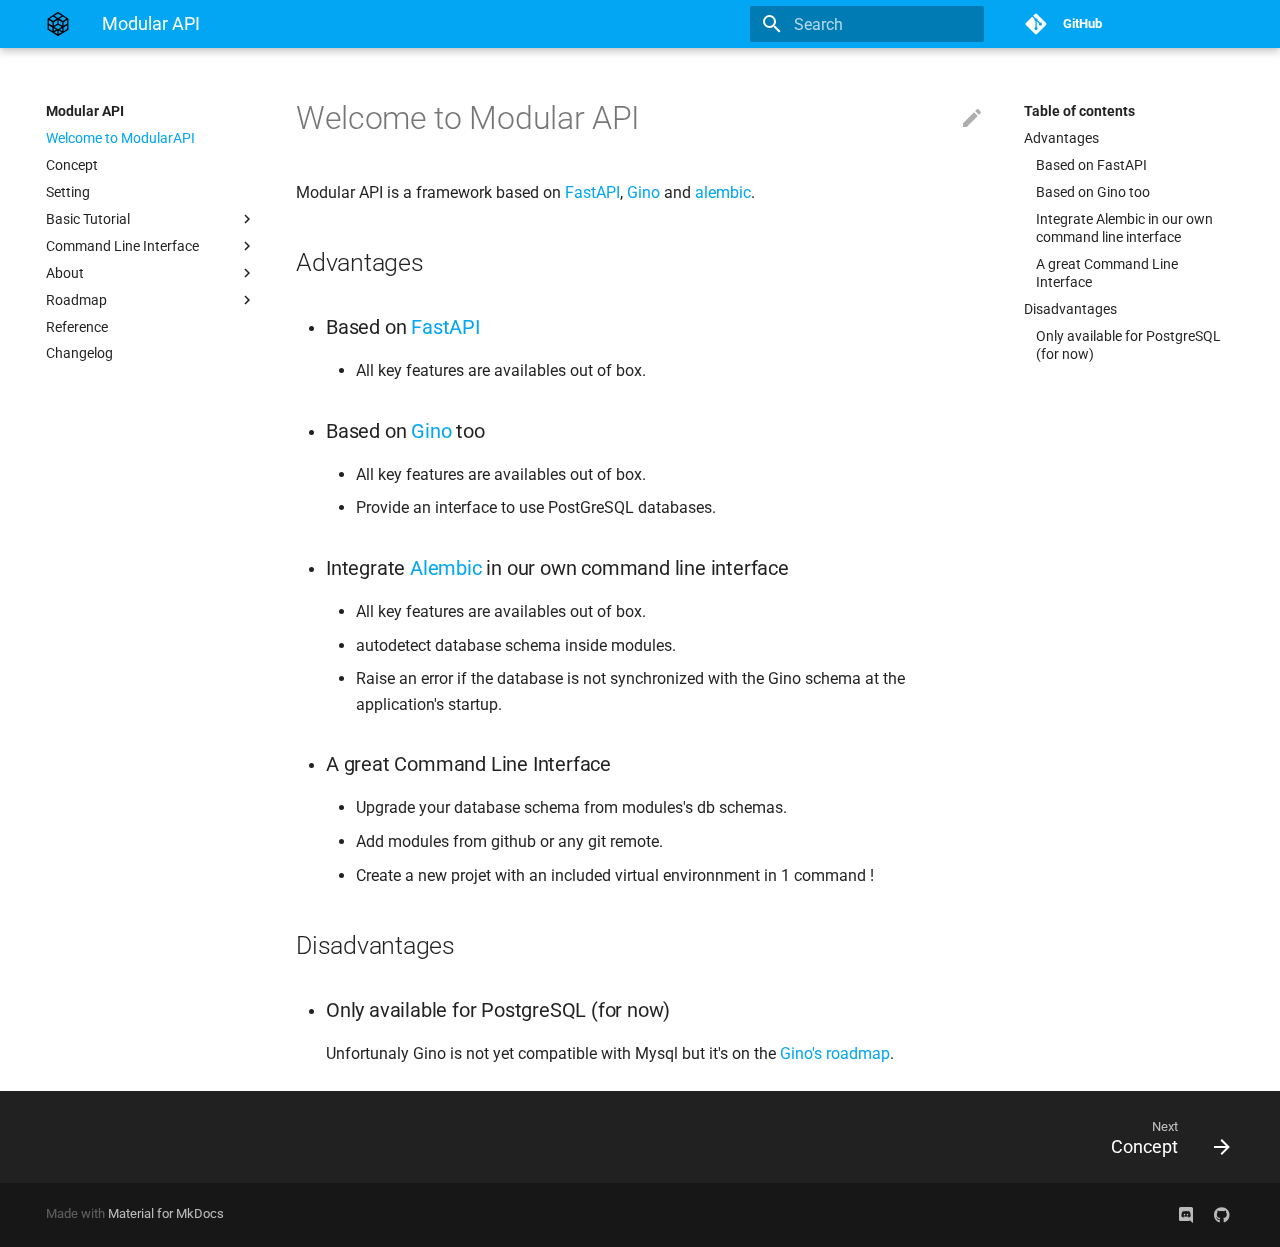
<file: index.html>
<!doctype html>
<html lang="en" class="no-js">
  <head>
    
      <meta charset="utf-8">
      <meta name="viewport" content="width=device-width,initial-scale=1">
      
      
      
      <link rel="shortcut icon" href="assets/images/favicon.png">
      <meta name="generator" content="mkdocs-1.1.2, mkdocs-material-6.1.0">
    
    
      
        <title>Modular API</title>
      
    
    
      <link rel="stylesheet" href="assets/stylesheets/main.bc7e593a.min.css">
      
        
        <link rel="stylesheet" href="assets/stylesheets/palette.ab28b872.min.css">
        
          
          
          <meta name="theme-color" content="#02a6f2">
        
      
    
    
    
      
        
        <link href="https://fonts.gstatic.com" rel="preconnect" crossorigin>
        <link rel="stylesheet" href="https://fonts.googleapis.com/css?family=Roboto:300,400,400i,700%7CRoboto+Mono&display=fallback">
        <style>body,input{font-family:"Roboto",-apple-system,BlinkMacSystemFont,Helvetica,Arial,sans-serif}code,kbd,pre{font-family:"Roboto Mono",SFMono-Regular,Consolas,Menlo,monospace}</style>
      
    
    
    
      <link rel="stylesheet" href="stylesheets/extra.css">
    
    
      
    
    
  </head>
  
  
    
    
    
    
    
    <body dir="ltr" data-md-color-scheme="" data-md-color-primary="light-blue" data-md-color-accent="">
      
  
    <input class="md-toggle" data-md-toggle="drawer" type="checkbox" id="__drawer" autocomplete="off">
    <input class="md-toggle" data-md-toggle="search" type="checkbox" id="__search" autocomplete="off">
    <label class="md-overlay" for="__drawer"></label>
    <div data-md-component="skip">
      
        
        <a href="#welcome-to-modular-api" class="md-skip">
          Skip to content
        </a>
      
    </div>
    <div data-md-component="announce">
      
    </div>
    
      

<header class="md-header" data-md-component="header">
  <nav class="md-header-nav md-grid" aria-label="Header">
    <a href="." title="Modular API" class="md-header-nav__button md-logo" aria-label="Modular API">
      
  <img src="img/modular.svg" alt="logo">

    </a>
    <label class="md-header-nav__button md-icon" for="__drawer">
      <svg xmlns="http://www.w3.org/2000/svg" viewBox="0 0 24 24"><path d="M3 6h18v2H3V6m0 5h18v2H3v-2m0 5h18v2H3v-2z"/></svg>
    </label>
    <div class="md-header-nav__title" data-md-component="header-title">
      
        <div class="md-header-nav__ellipsis">
          <span class="md-header-nav__topic md-ellipsis">
            Modular API
          </span>
          <span class="md-header-nav__topic md-ellipsis">
            
              Welcome to ModularAPI
            
          </span>
        </div>
      
    </div>
    
      <label class="md-header-nav__button md-icon" for="__search">
        <svg xmlns="http://www.w3.org/2000/svg" viewBox="0 0 24 24"><path d="M9.5 3A6.5 6.5 0 0116 9.5c0 1.61-.59 3.09-1.56 4.23l.27.27h.79l5 5-1.5 1.5-5-5v-.79l-.27-.27A6.516 6.516 0 019.5 16 6.5 6.5 0 013 9.5 6.5 6.5 0 019.5 3m0 2C7 5 5 7 5 9.5S7 14 9.5 14 14 12 14 9.5 12 5 9.5 5z"/></svg>
      </label>
      
<div class="md-search" data-md-component="search" role="dialog">
  <label class="md-search__overlay" for="__search"></label>
  <div class="md-search__inner" role="search">
    <form class="md-search__form" name="search">
      <input type="text" class="md-search__input" name="query" aria-label="Search" placeholder="Search" autocapitalize="off" autocorrect="off" autocomplete="off" spellcheck="false" data-md-component="search-query" data-md-state="active">
      <label class="md-search__icon md-icon" for="__search">
        <svg xmlns="http://www.w3.org/2000/svg" viewBox="0 0 24 24"><path d="M9.5 3A6.5 6.5 0 0116 9.5c0 1.61-.59 3.09-1.56 4.23l.27.27h.79l5 5-1.5 1.5-5-5v-.79l-.27-.27A6.516 6.516 0 019.5 16 6.5 6.5 0 013 9.5 6.5 6.5 0 019.5 3m0 2C7 5 5 7 5 9.5S7 14 9.5 14 14 12 14 9.5 12 5 9.5 5z"/></svg>
        <svg xmlns="http://www.w3.org/2000/svg" viewBox="0 0 24 24"><path d="M20 11v2H8l5.5 5.5-1.42 1.42L4.16 12l7.92-7.92L13.5 5.5 8 11h12z"/></svg>
      </label>
      <button type="reset" class="md-search__icon md-icon" aria-label="Clear" data-md-component="search-reset" tabindex="-1">
        <svg xmlns="http://www.w3.org/2000/svg" viewBox="0 0 24 24"><path d="M19 6.41L17.59 5 12 10.59 6.41 5 5 6.41 10.59 12 5 17.59 6.41 19 12 13.41 17.59 19 19 17.59 13.41 12 19 6.41z"/></svg>
      </button>
    </form>
    <div class="md-search__output">
      <div class="md-search__scrollwrap" data-md-scrollfix>
        <div class="md-search-result" data-md-component="search-result">
          <div class="md-search-result__meta">
            Initializing search
          </div>
          <ol class="md-search-result__list"></ol>
        </div>
      </div>
    </div>
  </div>
</div>
    
    
      <div class="md-header-nav__source">
        
<a href="https://github.com/Modular-Lab/Modular-API/" title="Go to repository" class="md-source">
  <div class="md-source__icon md-icon">
    
    <svg xmlns="http://www.w3.org/2000/svg" viewBox="0 0 448 512"><path d="M439.55 236.05L244 40.45a28.87 28.87 0 00-40.81 0l-40.66 40.63 51.52 51.52c27.06-9.14 52.68 16.77 43.39 43.68l49.66 49.66c34.23-11.8 61.18 31 35.47 56.69-26.49 26.49-70.21-2.87-56-37.34L240.22 199v121.85c25.3 12.54 22.26 41.85 9.08 55a34.34 34.34 0 01-48.55 0c-17.57-17.6-11.07-46.91 11.25-56v-123c-20.8-8.51-24.6-30.74-18.64-45L142.57 101 8.45 235.14a28.86 28.86 0 000 40.81l195.61 195.6a28.86 28.86 0 0040.8 0l194.69-194.69a28.86 28.86 0 000-40.81z"/></svg>
  </div>
  <div class="md-source__repository">
    GitHub
  </div>
</a>
      </div>
    
  </nav>
</header>
    
    <div class="md-container" data-md-component="container">
      
      
        
      
      <main class="md-main" data-md-component="main">
        <div class="md-main__inner md-grid">
          
            
              <div class="md-sidebar md-sidebar--primary" data-md-component="navigation">
                <div class="md-sidebar__scrollwrap">
                  <div class="md-sidebar__inner">
                    

<nav class="md-nav md-nav--primary" aria-label="Navigation" data-md-level="0">
  <label class="md-nav__title" for="__drawer">
    <a href="." title="Modular API" class="md-nav__button md-logo" aria-label="Modular API">
      
  <img src="img/modular.svg" alt="logo">

    </a>
    Modular API
  </label>
  
    <div class="md-nav__source">
      
<a href="https://github.com/Modular-Lab/Modular-API/" title="Go to repository" class="md-source">
  <div class="md-source__icon md-icon">
    
    <svg xmlns="http://www.w3.org/2000/svg" viewBox="0 0 448 512"><path d="M439.55 236.05L244 40.45a28.87 28.87 0 00-40.81 0l-40.66 40.63 51.52 51.52c27.06-9.14 52.68 16.77 43.39 43.68l49.66 49.66c34.23-11.8 61.18 31 35.47 56.69-26.49 26.49-70.21-2.87-56-37.34L240.22 199v121.85c25.3 12.54 22.26 41.85 9.08 55a34.34 34.34 0 01-48.55 0c-17.57-17.6-11.07-46.91 11.25-56v-123c-20.8-8.51-24.6-30.74-18.64-45L142.57 101 8.45 235.14a28.86 28.86 0 000 40.81l195.61 195.6a28.86 28.86 0 0040.8 0l194.69-194.69a28.86 28.86 0 000-40.81z"/></svg>
  </div>
  <div class="md-source__repository">
    GitHub
  </div>
</a>
    </div>
  
  <ul class="md-nav__list" data-md-scrollfix>
    
      
      
      

  


  <li class="md-nav__item md-nav__item--active">
    
    <input class="md-nav__toggle md-toggle" data-md-toggle="toc" type="checkbox" id="__toc">
    
      
    
    
      <label class="md-nav__link md-nav__link--active" for="__toc">
        Welcome to ModularAPI
        <span class="md-nav__icon md-icon"></span>
      </label>
    
    <a href="." class="md-nav__link md-nav__link--active">
      Welcome to ModularAPI
    </a>
    
      
<nav class="md-nav md-nav--secondary" aria-label="Table of contents">
  
  
    
  
  
    <label class="md-nav__title" for="__toc">
      <span class="md-nav__icon md-icon"></span>
      Table of contents
    </label>
    <ul class="md-nav__list" data-md-scrollfix>
      
        <li class="md-nav__item">
  <a href="#advantages" class="md-nav__link">
    Advantages
  </a>
  
    <nav class="md-nav" aria-label="Advantages">
      <ul class="md-nav__list">
        
          <li class="md-nav__item">
  <a href="#based-on-fastapi" class="md-nav__link">
    Based on FastAPI
  </a>
  
</li>
        
          <li class="md-nav__item">
  <a href="#based-on-gino-too" class="md-nav__link">
    Based on Gino too
  </a>
  
</li>
        
          <li class="md-nav__item">
  <a href="#integrate-alembic-in-our-own-command-line-interface" class="md-nav__link">
    Integrate Alembic in our own command line interface
  </a>
  
</li>
        
          <li class="md-nav__item">
  <a href="#a-great-command-line-interface" class="md-nav__link">
    A great Command Line Interface
  </a>
  
</li>
        
      </ul>
    </nav>
  
</li>
      
        <li class="md-nav__item">
  <a href="#disadvantages" class="md-nav__link">
    Disadvantages
  </a>
  
    <nav class="md-nav" aria-label="Disadvantages">
      <ul class="md-nav__list">
        
          <li class="md-nav__item">
  <a href="#only-available-for-postgresql-for-now" class="md-nav__link">
    Only available for PostgreSQL (for now)
  </a>
  
</li>
        
      </ul>
    </nav>
  
</li>
      
    </ul>
  
</nav>
    
  </li>

    
      
      
      


  <li class="md-nav__item">
    <a href="concept/" class="md-nav__link">
      Concept
    </a>
  </li>

    
      
      
      


  <li class="md-nav__item">
    <a href="setting/" class="md-nav__link">
      Setting
    </a>
  </li>

    
      
      
      


  <li class="md-nav__item md-nav__item--nested">
    
      <input class="md-nav__toggle md-toggle" data-md-toggle="nav-4" type="checkbox" id="nav-4">
    
    <label class="md-nav__link" for="nav-4">
      Basic Tutorial
      <span class="md-nav__icon md-icon"></span>
    </label>
    <nav class="md-nav" aria-label="Basic Tutorial" data-md-level="1">
      <label class="md-nav__title" for="nav-4">
        <span class="md-nav__icon md-icon"></span>
        Basic Tutorial
      </label>
      <ul class="md-nav__list" data-md-scrollfix>
        
        
          
          
          


  <li class="md-nav__item">
    <a href="getting_started/installation/" class="md-nav__link">
      Install ModularAPI
    </a>
  </li>

        
          
          
          


  <li class="md-nav__item">
    <a href="getting_started/fisrtapp/" class="md-nav__link">
      Create your fisrt app
    </a>
  </li>

        
          
          
          


  <li class="md-nav__item">
    <a href="getting_started/runapp/" class="md-nav__link">
      Run your first app
    </a>
  </li>

        
      </ul>
    </nav>
  </li>

    
      
      
      


  <li class="md-nav__item md-nav__item--nested">
    
      <input class="md-nav__toggle md-toggle" data-md-toggle="nav-5" type="checkbox" id="nav-5">
    
    <label class="md-nav__link" for="nav-5">
      Command Line Interface
      <span class="md-nav__icon md-icon"></span>
    </label>
    <nav class="md-nav" aria-label="Command Line Interface" data-md-level="1">
      <label class="md-nav__title" for="nav-5">
        <span class="md-nav__icon md-icon"></span>
        Command Line Interface
      </label>
      <ul class="md-nav__list" data-md-scrollfix>
        
        
          
          
          


  <li class="md-nav__item">
    <a href="cli/init/" class="md-nav__link">
      Init
    </a>
  </li>

        
          
          
          


  <li class="md-nav__item">
    <a href="cli/modules/" class="md-nav__link">
      Modules
    </a>
  </li>

        
          
          
          


  <li class="md-nav__item">
    <a href="cli/db/" class="md-nav__link">
      DataBase
    </a>
  </li>

        
      </ul>
    </nav>
  </li>

    
      
      
      


  <li class="md-nav__item md-nav__item--nested">
    
      <input class="md-nav__toggle md-toggle" data-md-toggle="nav-6" type="checkbox" id="nav-6">
    
    <label class="md-nav__link" for="nav-6">
      About
      <span class="md-nav__icon md-icon"></span>
    </label>
    <nav class="md-nav" aria-label="About" data-md-level="1">
      <label class="md-nav__title" for="nav-6">
        <span class="md-nav__icon md-icon"></span>
        About
      </label>
      <ul class="md-nav__list" data-md-scrollfix>
        
        
          
          
          


  <li class="md-nav__item">
    <a href="about/question/" class="md-nav__link">
      Frequently asked questions
    </a>
  </li>

        
          
          
          


  <li class="md-nav__item">
    <a href="about/otherprojects/" class="md-nav__link">
      Other projects
    </a>
  </li>

        
      </ul>
    </nav>
  </li>

    
      
      
      


  <li class="md-nav__item md-nav__item--nested">
    
      <input class="md-nav__toggle md-toggle" data-md-toggle="nav-7" type="checkbox" id="nav-7">
    
    <label class="md-nav__link" for="nav-7">
      Roadmap
      <span class="md-nav__icon md-icon"></span>
    </label>
    <nav class="md-nav" aria-label="Roadmap" data-md-level="1">
      <label class="md-nav__title" for="nav-7">
        <span class="md-nav__icon md-icon"></span>
        Roadmap
      </label>
      <ul class="md-nav__list" data-md-scrollfix>
        
        
          
          
          


  <li class="md-nav__item">
    <a href="roadmap/cliroad/" class="md-nav__link">
      CLI
    </a>
  </li>

        
          
          
          


  <li class="md-nav__item">
    <a href="roadmap/projectroad/" class="md-nav__link">
      Project
    </a>
  </li>

        
      </ul>
    </nav>
  </li>

    
      
      
      


  <li class="md-nav__item">
    <a href="reference/" class="md-nav__link">
      Reference
    </a>
  </li>

    
      
      
      


  <li class="md-nav__item">
    <a href="changelog/" class="md-nav__link">
      Changelog
    </a>
  </li>

    
  </ul>
</nav>
                  </div>
                </div>
              </div>
            
            
              <div class="md-sidebar md-sidebar--secondary" data-md-component="toc">
                <div class="md-sidebar__scrollwrap">
                  <div class="md-sidebar__inner">
                    
<nav class="md-nav md-nav--secondary" aria-label="Table of contents">
  
  
    
  
  
    <label class="md-nav__title" for="__toc">
      <span class="md-nav__icon md-icon"></span>
      Table of contents
    </label>
    <ul class="md-nav__list" data-md-scrollfix>
      
        <li class="md-nav__item">
  <a href="#advantages" class="md-nav__link">
    Advantages
  </a>
  
    <nav class="md-nav" aria-label="Advantages">
      <ul class="md-nav__list">
        
          <li class="md-nav__item">
  <a href="#based-on-fastapi" class="md-nav__link">
    Based on FastAPI
  </a>
  
</li>
        
          <li class="md-nav__item">
  <a href="#based-on-gino-too" class="md-nav__link">
    Based on Gino too
  </a>
  
</li>
        
          <li class="md-nav__item">
  <a href="#integrate-alembic-in-our-own-command-line-interface" class="md-nav__link">
    Integrate Alembic in our own command line interface
  </a>
  
</li>
        
          <li class="md-nav__item">
  <a href="#a-great-command-line-interface" class="md-nav__link">
    A great Command Line Interface
  </a>
  
</li>
        
      </ul>
    </nav>
  
</li>
      
        <li class="md-nav__item">
  <a href="#disadvantages" class="md-nav__link">
    Disadvantages
  </a>
  
    <nav class="md-nav" aria-label="Disadvantages">
      <ul class="md-nav__list">
        
          <li class="md-nav__item">
  <a href="#only-available-for-postgresql-for-now" class="md-nav__link">
    Only available for PostgreSQL (for now)
  </a>
  
</li>
        
      </ul>
    </nav>
  
</li>
      
    </ul>
  
</nav>
                  </div>
                </div>
              </div>
            
          
          <div class="md-content">
            <article class="md-content__inner md-typeset">
              
                
                  <a href="https://github.com/Modular-Lab/Modular-API/edit/main/doc/docs/index.md" title="Edit this page" class="md-content__button md-icon">
                    <svg xmlns="http://www.w3.org/2000/svg" viewBox="0 0 24 24"><path d="M20.71 7.04c.39-.39.39-1.04 0-1.41l-2.34-2.34c-.37-.39-1.02-.39-1.41 0l-1.84 1.83 3.75 3.75M3 17.25V21h3.75L17.81 9.93l-3.75-3.75L3 17.25z"/></svg>
                  </a>
                
                
                <h1 id="welcome-to-modular-api">Welcome to Modular API<a class="headerlink" href="#welcome-to-modular-api" title="Permanent link">&para;</a></h1>
<p>Modular API is a framework based on <a href="https://fastapi.tiangolo.com/" target="_blank">FastAPI</a>, <a href="https://python-gino.org/docs/en/master/index.html" target="_blank">Gino</a> and <a href="https://alembic.sqlalchemy.org/en/latest/" target="_blank">alembic</a>.</p>
<h2 id="advantages">Advantages<a class="headerlink" href="#advantages" title="Permanent link">&para;</a></h2>
<ul>
<li>
<h3 id="based-on-fastapi">Based on <a href="https://fastapi.tiangolo.com/" target="_blank">FastAPI</a><a class="headerlink" href="#based-on-fastapi" title="Permanent link">&para;</a></h3>
<ul>
<li>All key features are availables out of box.</li>
</ul>
</li>
<li>
<h3 id="based-on-gino-too">Based on <a href="https://python-gino.org/docs/en/master/index.html" target="_blank">Gino</a> too<a class="headerlink" href="#based-on-gino-too" title="Permanent link">&para;</a></h3>
<ul>
<li>All key features are availables out of box.</li>
<li>Provide an interface to use PostGreSQL databases.</li>
</ul>
</li>
<li>
<h3 id="integrate-alembic-in-our-own-command-line-interface">Integrate <a href="https://alembic.sqlalchemy.org/en/latest/" target="_blank">Alembic</a> in our own command line interface<a class="headerlink" href="#integrate-alembic-in-our-own-command-line-interface" title="Permanent link">&para;</a></h3>
<ul>
<li>All key features are availables out of box.</li>
<li>autodetect database schema inside modules.</li>
<li>Raise an error if the database is not synchronized with the Gino schema at the application's startup.</li>
</ul>
</li>
<li>
<h3 id="a-great-command-line-interface">A great Command Line Interface<a class="headerlink" href="#a-great-command-line-interface" title="Permanent link">&para;</a></h3>
<ul>
<li>Upgrade your database schema from modules's db schemas.</li>
<li>Add modules from github or any git remote.</li>
<li>Create a new projet with an included virtual environnment in 1 command !</li>
</ul>
</li>
</ul>
<h2 id="disadvantages">Disadvantages<a class="headerlink" href="#disadvantages" title="Permanent link">&para;</a></h2>
<ul>
<li>
<h3 id="only-available-for-postgresql-for-now">Only available for PostgreSQL (for now)<a class="headerlink" href="#only-available-for-postgresql-for-now" title="Permanent link">&para;</a></h3>
Unfortunaly Gino is not yet compatible with Mysql but it's on the <a href="https://github.com/python-gino/gino/issues/381#issuecomment-629841406" target="_blank">Gino's roadmap</a>.</li>
</ul>
                
              
              
                


              
            </article>
          </div>
        </div>
      </main>
      
        
<footer class="md-footer">
  
    <div class="md-footer-nav">
      <nav class="md-footer-nav__inner md-grid" aria-label="Footer">
        
        
          <a href="concept/" class="md-footer-nav__link md-footer-nav__link--next" rel="next">
            <div class="md-footer-nav__title">
              <div class="md-ellipsis">
                <span class="md-footer-nav__direction">
                  Next
                </span>
                Concept
              </div>
            </div>
            <div class="md-footer-nav__button md-icon">
              <svg xmlns="http://www.w3.org/2000/svg" viewBox="0 0 24 24"><path d="M4 11v2h12l-5.5 5.5 1.42 1.42L19.84 12l-7.92-7.92L10.5 5.5 16 11H4z"/></svg>
            </div>
          </a>
        
      </nav>
    </div>
  
  <div class="md-footer-meta md-typeset">
    <div class="md-footer-meta__inner md-grid">
      <div class="md-footer-copyright">
        
        Made with
        <a href="https://squidfunk.github.io/mkdocs-material/" target="_blank" rel="noopener">
          Material for MkDocs
        </a>
      </div>
      
  <div class="md-footer-social">
    
      
      
        
        
      
      <a href="https://discord.gg/EFzdnHw2pH" target="_blank" rel="noopener" title="discord.gg" class="md-footer-social__link">
        <svg xmlns="http://www.w3.org/2000/svg" viewBox="0 0 448 512"><path d="M297.216 243.2c0 15.616-11.52 28.416-26.112 28.416-14.336 0-26.112-12.8-26.112-28.416s11.52-28.416 26.112-28.416c14.592 0 26.112 12.8 26.112 28.416zm-119.552-28.416c-14.592 0-26.112 12.8-26.112 28.416s11.776 28.416 26.112 28.416c14.592 0 26.112-12.8 26.112-28.416.256-15.616-11.52-28.416-26.112-28.416zM448 52.736V512c-64.494-56.994-43.868-38.128-118.784-107.776l13.568 47.36H52.48C23.552 451.584 0 428.032 0 398.848V52.736C0 23.552 23.552 0 52.48 0h343.04C424.448 0 448 23.552 448 52.736zm-72.96 242.688c0-82.432-36.864-149.248-36.864-149.248-36.864-27.648-71.936-26.88-71.936-26.88l-3.584 4.096c43.52 13.312 63.744 32.512 63.744 32.512-60.811-33.329-132.244-33.335-191.232-7.424-9.472 4.352-15.104 7.424-15.104 7.424s21.248-20.224 67.328-33.536l-2.56-3.072s-35.072-.768-71.936 26.88c0 0-36.864 66.816-36.864 149.248 0 0 21.504 37.12 78.08 38.912 0 0 9.472-11.52 17.152-21.248-32.512-9.728-44.8-30.208-44.8-30.208 3.766 2.636 9.976 6.053 10.496 6.4 43.21 24.198 104.588 32.126 159.744 8.96 8.96-3.328 18.944-8.192 29.44-15.104 0 0-12.8 20.992-46.336 30.464 7.68 9.728 16.896 20.736 16.896 20.736 56.576-1.792 78.336-38.912 78.336-38.912z"/></svg>
      </a>
    
      
      
        
        
      
      <a href="https://github.com/Modular-Lab/Modular-API" target="_blank" rel="noopener" title="github.com" class="md-footer-social__link">
        <svg xmlns="http://www.w3.org/2000/svg" viewBox="0 0 496 512"><path d="M165.9 397.4c0 2-2.3 3.6-5.2 3.6-3.3.3-5.6-1.3-5.6-3.6 0-2 2.3-3.6 5.2-3.6 3-.3 5.6 1.3 5.6 3.6zm-31.1-4.5c-.7 2 1.3 4.3 4.3 4.9 2.6 1 5.6 0 6.2-2s-1.3-4.3-4.3-5.2c-2.6-.7-5.5.3-6.2 2.3zm44.2-1.7c-2.9.7-4.9 2.6-4.6 4.9.3 2 2.9 3.3 5.9 2.6 2.9-.7 4.9-2.6 4.6-4.6-.3-1.9-3-3.2-5.9-2.9zM244.8 8C106.1 8 0 113.3 0 252c0 110.9 69.8 205.8 169.5 239.2 12.8 2.3 17.3-5.6 17.3-12.1 0-6.2-.3-40.4-.3-61.4 0 0-70 15-84.7-29.8 0 0-11.4-29.1-27.8-36.6 0 0-22.9-15.7 1.6-15.4 0 0 24.9 2 38.6 25.8 21.9 38.6 58.6 27.5 72.9 20.9 2.3-16 8.8-27.1 16-33.7-55.9-6.2-112.3-14.3-112.3-110.5 0-27.5 7.6-41.3 23.6-58.9-2.6-6.5-11.1-33.3 2.6-67.9 20.9-6.5 69 27 69 27 20-5.6 41.5-8.5 62.8-8.5s42.8 2.9 62.8 8.5c0 0 48.1-33.6 69-27 13.7 34.7 5.2 61.4 2.6 67.9 16 17.7 25.8 31.5 25.8 58.9 0 96.5-58.9 104.2-114.8 110.5 9.2 7.9 17 22.9 17 46.4 0 33.7-.3 75.4-.3 83.6 0 6.5 4.6 14.4 17.3 12.1C428.2 457.8 496 362.9 496 252 496 113.3 383.5 8 244.8 8zM97.2 352.9c-1.3 1-1 3.3.7 5.2 1.6 1.6 3.9 2.3 5.2 1 1.3-1 1-3.3-.7-5.2-1.6-1.6-3.9-2.3-5.2-1zm-10.8-8.1c-.7 1.3.3 2.9 2.3 3.9 1.6 1 3.6.7 4.3-.7.7-1.3-.3-2.9-2.3-3.9-2-.6-3.6-.3-4.3.7zm32.4 35.6c-1.6 1.3-1 4.3 1.3 6.2 2.3 2.3 5.2 2.6 6.5 1 1.3-1.3.7-4.3-1.3-6.2-2.2-2.3-5.2-2.6-6.5-1zm-11.4-14.7c-1.6 1-1.6 3.6 0 5.9 1.6 2.3 4.3 3.3 5.6 2.3 1.6-1.3 1.6-3.9 0-6.2-1.4-2.3-4-3.3-5.6-2z"/></svg>
      </a>
    
  </div>

    </div>
  </div>
</footer>
      
    </div>
    
      <script src="assets/javascripts/vendor.6a3d08fc.min.js"></script>
      <script src="assets/javascripts/bundle.71201edf.min.js"></script><script id="__lang" type="application/json">{"clipboard.copy": "Copy to clipboard", "clipboard.copied": "Copied to clipboard", "search.config.lang": "en", "search.config.pipeline": "trimmer, stopWordFilter", "search.config.separator": "[\\s\\-]+", "search.placeholder": "Search", "search.result.placeholder": "Type to start searching", "search.result.none": "No matching documents", "search.result.one": "1 matching document", "search.result.other": "# matching documents", "search.result.more.one": "1 more on this page", "search.result.more.other": "# more on this page", "search.result.term.missing": "Missing"}</script>
      
      <script>
        app = initialize({
          base: ".",
          features: [],
          search: Object.assign({
            worker: "assets/javascripts/worker/search.4ac00218.min.js"
          }, typeof search !== "undefined" && search)
        })
      </script>
      
    
  </body>
</html>
</file>
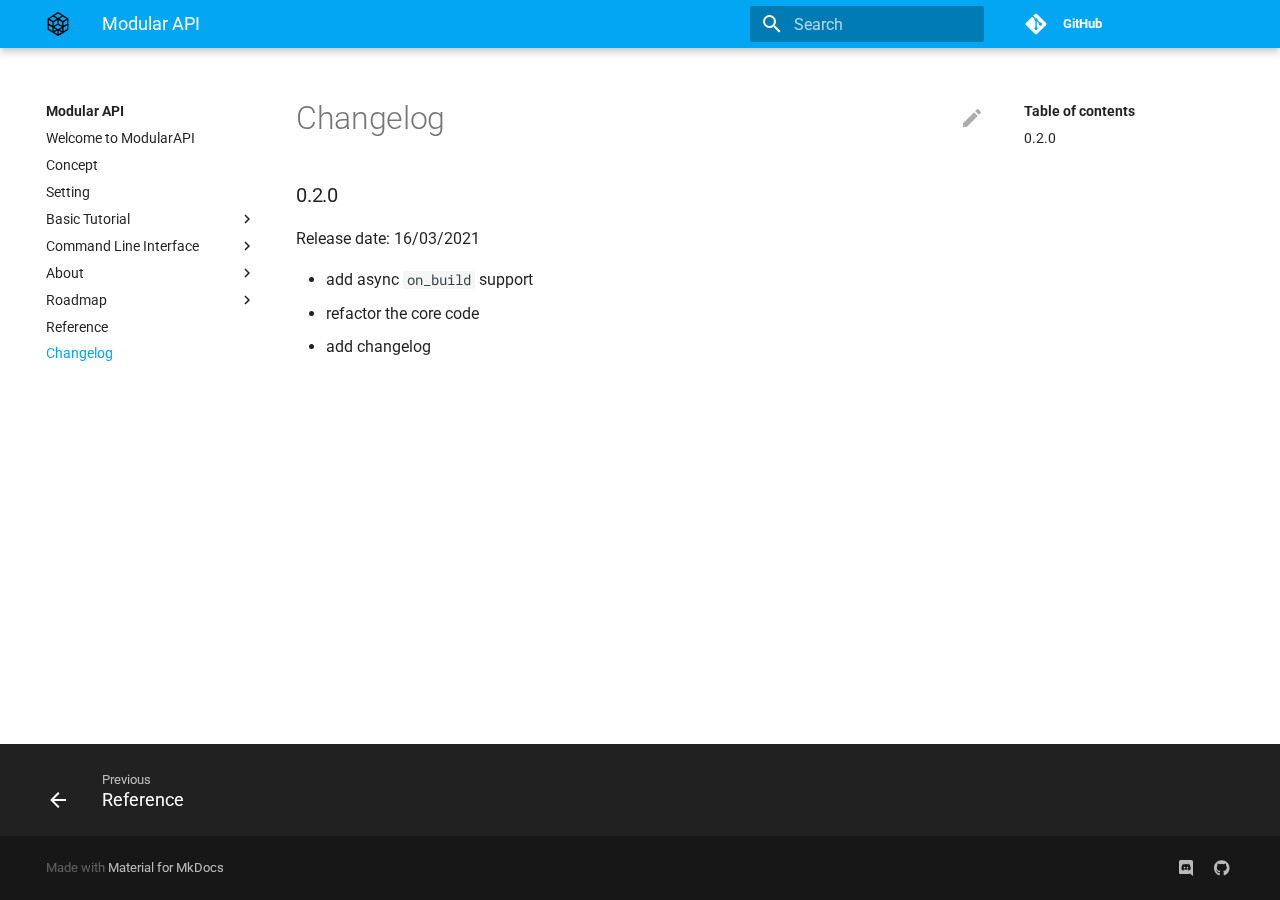
<file: changelog/index.html>
<!doctype html>
<html lang="en" class="no-js">
  <head>
    
      <meta charset="utf-8">
      <meta name="viewport" content="width=device-width,initial-scale=1">
      
      
      
      <link rel="shortcut icon" href="../assets/images/favicon.png">
      <meta name="generator" content="mkdocs-1.1.2, mkdocs-material-6.1.0">
    
    
      
        <title>Changelog - Modular API</title>
      
    
    
      <link rel="stylesheet" href="../assets/stylesheets/main.bc7e593a.min.css">
      
        
        <link rel="stylesheet" href="../assets/stylesheets/palette.ab28b872.min.css">
        
          
          
          <meta name="theme-color" content="#02a6f2">
        
      
    
    
    
      
        
        <link href="https://fonts.gstatic.com" rel="preconnect" crossorigin>
        <link rel="stylesheet" href="https://fonts.googleapis.com/css?family=Roboto:300,400,400i,700%7CRoboto+Mono&display=fallback">
        <style>body,input{font-family:"Roboto",-apple-system,BlinkMacSystemFont,Helvetica,Arial,sans-serif}code,kbd,pre{font-family:"Roboto Mono",SFMono-Regular,Consolas,Menlo,monospace}</style>
      
    
    
    
      <link rel="stylesheet" href="../stylesheets/extra.css">
    
    
      
    
    
  </head>
  
  
    
    
    
    
    
    <body dir="ltr" data-md-color-scheme="" data-md-color-primary="light-blue" data-md-color-accent="">
      
  
    <input class="md-toggle" data-md-toggle="drawer" type="checkbox" id="__drawer" autocomplete="off">
    <input class="md-toggle" data-md-toggle="search" type="checkbox" id="__search" autocomplete="off">
    <label class="md-overlay" for="__drawer"></label>
    <div data-md-component="skip">
      
        
        <a href="#020" class="md-skip">
          Skip to content
        </a>
      
    </div>
    <div data-md-component="announce">
      
    </div>
    
      

<header class="md-header" data-md-component="header">
  <nav class="md-header-nav md-grid" aria-label="Header">
    <a href=".." title="Modular API" class="md-header-nav__button md-logo" aria-label="Modular API">
      
  <img src="../img/modular.svg" alt="logo">

    </a>
    <label class="md-header-nav__button md-icon" for="__drawer">
      <svg xmlns="http://www.w3.org/2000/svg" viewBox="0 0 24 24"><path d="M3 6h18v2H3V6m0 5h18v2H3v-2m0 5h18v2H3v-2z"/></svg>
    </label>
    <div class="md-header-nav__title" data-md-component="header-title">
      
        <div class="md-header-nav__ellipsis">
          <span class="md-header-nav__topic md-ellipsis">
            Modular API
          </span>
          <span class="md-header-nav__topic md-ellipsis">
            
              Changelog
            
          </span>
        </div>
      
    </div>
    
      <label class="md-header-nav__button md-icon" for="__search">
        <svg xmlns="http://www.w3.org/2000/svg" viewBox="0 0 24 24"><path d="M9.5 3A6.5 6.5 0 0116 9.5c0 1.61-.59 3.09-1.56 4.23l.27.27h.79l5 5-1.5 1.5-5-5v-.79l-.27-.27A6.516 6.516 0 019.5 16 6.5 6.5 0 013 9.5 6.5 6.5 0 019.5 3m0 2C7 5 5 7 5 9.5S7 14 9.5 14 14 12 14 9.5 12 5 9.5 5z"/></svg>
      </label>
      
<div class="md-search" data-md-component="search" role="dialog">
  <label class="md-search__overlay" for="__search"></label>
  <div class="md-search__inner" role="search">
    <form class="md-search__form" name="search">
      <input type="text" class="md-search__input" name="query" aria-label="Search" placeholder="Search" autocapitalize="off" autocorrect="off" autocomplete="off" spellcheck="false" data-md-component="search-query" data-md-state="active">
      <label class="md-search__icon md-icon" for="__search">
        <svg xmlns="http://www.w3.org/2000/svg" viewBox="0 0 24 24"><path d="M9.5 3A6.5 6.5 0 0116 9.5c0 1.61-.59 3.09-1.56 4.23l.27.27h.79l5 5-1.5 1.5-5-5v-.79l-.27-.27A6.516 6.516 0 019.5 16 6.5 6.5 0 013 9.5 6.5 6.5 0 019.5 3m0 2C7 5 5 7 5 9.5S7 14 9.5 14 14 12 14 9.5 12 5 9.5 5z"/></svg>
        <svg xmlns="http://www.w3.org/2000/svg" viewBox="0 0 24 24"><path d="M20 11v2H8l5.5 5.5-1.42 1.42L4.16 12l7.92-7.92L13.5 5.5 8 11h12z"/></svg>
      </label>
      <button type="reset" class="md-search__icon md-icon" aria-label="Clear" data-md-component="search-reset" tabindex="-1">
        <svg xmlns="http://www.w3.org/2000/svg" viewBox="0 0 24 24"><path d="M19 6.41L17.59 5 12 10.59 6.41 5 5 6.41 10.59 12 5 17.59 6.41 19 12 13.41 17.59 19 19 17.59 13.41 12 19 6.41z"/></svg>
      </button>
    </form>
    <div class="md-search__output">
      <div class="md-search__scrollwrap" data-md-scrollfix>
        <div class="md-search-result" data-md-component="search-result">
          <div class="md-search-result__meta">
            Initializing search
          </div>
          <ol class="md-search-result__list"></ol>
        </div>
      </div>
    </div>
  </div>
</div>
    
    
      <div class="md-header-nav__source">
        
<a href="https://github.com/Modular-Lab/Modular-API/" title="Go to repository" class="md-source">
  <div class="md-source__icon md-icon">
    
    <svg xmlns="http://www.w3.org/2000/svg" viewBox="0 0 448 512"><path d="M439.55 236.05L244 40.45a28.87 28.87 0 00-40.81 0l-40.66 40.63 51.52 51.52c27.06-9.14 52.68 16.77 43.39 43.68l49.66 49.66c34.23-11.8 61.18 31 35.47 56.69-26.49 26.49-70.21-2.87-56-37.34L240.22 199v121.85c25.3 12.54 22.26 41.85 9.08 55a34.34 34.34 0 01-48.55 0c-17.57-17.6-11.07-46.91 11.25-56v-123c-20.8-8.51-24.6-30.74-18.64-45L142.57 101 8.45 235.14a28.86 28.86 0 000 40.81l195.61 195.6a28.86 28.86 0 0040.8 0l194.69-194.69a28.86 28.86 0 000-40.81z"/></svg>
  </div>
  <div class="md-source__repository">
    GitHub
  </div>
</a>
      </div>
    
  </nav>
</header>
    
    <div class="md-container" data-md-component="container">
      
      
        
      
      <main class="md-main" data-md-component="main">
        <div class="md-main__inner md-grid">
          
            
              <div class="md-sidebar md-sidebar--primary" data-md-component="navigation">
                <div class="md-sidebar__scrollwrap">
                  <div class="md-sidebar__inner">
                    

<nav class="md-nav md-nav--primary" aria-label="Navigation" data-md-level="0">
  <label class="md-nav__title" for="__drawer">
    <a href=".." title="Modular API" class="md-nav__button md-logo" aria-label="Modular API">
      
  <img src="../img/modular.svg" alt="logo">

    </a>
    Modular API
  </label>
  
    <div class="md-nav__source">
      
<a href="https://github.com/Modular-Lab/Modular-API/" title="Go to repository" class="md-source">
  <div class="md-source__icon md-icon">
    
    <svg xmlns="http://www.w3.org/2000/svg" viewBox="0 0 448 512"><path d="M439.55 236.05L244 40.45a28.87 28.87 0 00-40.81 0l-40.66 40.63 51.52 51.52c27.06-9.14 52.68 16.77 43.39 43.68l49.66 49.66c34.23-11.8 61.18 31 35.47 56.69-26.49 26.49-70.21-2.87-56-37.34L240.22 199v121.85c25.3 12.54 22.26 41.85 9.08 55a34.34 34.34 0 01-48.55 0c-17.57-17.6-11.07-46.91 11.25-56v-123c-20.8-8.51-24.6-30.74-18.64-45L142.57 101 8.45 235.14a28.86 28.86 0 000 40.81l195.61 195.6a28.86 28.86 0 0040.8 0l194.69-194.69a28.86 28.86 0 000-40.81z"/></svg>
  </div>
  <div class="md-source__repository">
    GitHub
  </div>
</a>
    </div>
  
  <ul class="md-nav__list" data-md-scrollfix>
    
      
      
      


  <li class="md-nav__item">
    <a href=".." class="md-nav__link">
      Welcome to ModularAPI
    </a>
  </li>

    
      
      
      


  <li class="md-nav__item">
    <a href="../concept/" class="md-nav__link">
      Concept
    </a>
  </li>

    
      
      
      


  <li class="md-nav__item">
    <a href="../setting/" class="md-nav__link">
      Setting
    </a>
  </li>

    
      
      
      


  <li class="md-nav__item md-nav__item--nested">
    
      <input class="md-nav__toggle md-toggle" data-md-toggle="nav-4" type="checkbox" id="nav-4">
    
    <label class="md-nav__link" for="nav-4">
      Basic Tutorial
      <span class="md-nav__icon md-icon"></span>
    </label>
    <nav class="md-nav" aria-label="Basic Tutorial" data-md-level="1">
      <label class="md-nav__title" for="nav-4">
        <span class="md-nav__icon md-icon"></span>
        Basic Tutorial
      </label>
      <ul class="md-nav__list" data-md-scrollfix>
        
        
          
          
          


  <li class="md-nav__item">
    <a href="../getting_started/installation/" class="md-nav__link">
      Install ModularAPI
    </a>
  </li>

        
          
          
          


  <li class="md-nav__item">
    <a href="../getting_started/fisrtapp/" class="md-nav__link">
      Create your fisrt app
    </a>
  </li>

        
          
          
          


  <li class="md-nav__item">
    <a href="../getting_started/runapp/" class="md-nav__link">
      Run your first app
    </a>
  </li>

        
      </ul>
    </nav>
  </li>

    
      
      
      


  <li class="md-nav__item md-nav__item--nested">
    
      <input class="md-nav__toggle md-toggle" data-md-toggle="nav-5" type="checkbox" id="nav-5">
    
    <label class="md-nav__link" for="nav-5">
      Command Line Interface
      <span class="md-nav__icon md-icon"></span>
    </label>
    <nav class="md-nav" aria-label="Command Line Interface" data-md-level="1">
      <label class="md-nav__title" for="nav-5">
        <span class="md-nav__icon md-icon"></span>
        Command Line Interface
      </label>
      <ul class="md-nav__list" data-md-scrollfix>
        
        
          
          
          


  <li class="md-nav__item">
    <a href="../cli/init/" class="md-nav__link">
      Init
    </a>
  </li>

        
          
          
          


  <li class="md-nav__item">
    <a href="../cli/modules/" class="md-nav__link">
      Modules
    </a>
  </li>

        
          
          
          


  <li class="md-nav__item">
    <a href="../cli/db/" class="md-nav__link">
      DataBase
    </a>
  </li>

        
      </ul>
    </nav>
  </li>

    
      
      
      


  <li class="md-nav__item md-nav__item--nested">
    
      <input class="md-nav__toggle md-toggle" data-md-toggle="nav-6" type="checkbox" id="nav-6">
    
    <label class="md-nav__link" for="nav-6">
      About
      <span class="md-nav__icon md-icon"></span>
    </label>
    <nav class="md-nav" aria-label="About" data-md-level="1">
      <label class="md-nav__title" for="nav-6">
        <span class="md-nav__icon md-icon"></span>
        About
      </label>
      <ul class="md-nav__list" data-md-scrollfix>
        
        
          
          
          


  <li class="md-nav__item">
    <a href="../about/question/" class="md-nav__link">
      Frequently asked questions
    </a>
  </li>

        
          
          
          


  <li class="md-nav__item">
    <a href="../about/otherprojects/" class="md-nav__link">
      Other projects
    </a>
  </li>

        
      </ul>
    </nav>
  </li>

    
      
      
      


  <li class="md-nav__item md-nav__item--nested">
    
      <input class="md-nav__toggle md-toggle" data-md-toggle="nav-7" type="checkbox" id="nav-7">
    
    <label class="md-nav__link" for="nav-7">
      Roadmap
      <span class="md-nav__icon md-icon"></span>
    </label>
    <nav class="md-nav" aria-label="Roadmap" data-md-level="1">
      <label class="md-nav__title" for="nav-7">
        <span class="md-nav__icon md-icon"></span>
        Roadmap
      </label>
      <ul class="md-nav__list" data-md-scrollfix>
        
        
          
          
          


  <li class="md-nav__item">
    <a href="../roadmap/cliroad/" class="md-nav__link">
      CLI
    </a>
  </li>

        
          
          
          


  <li class="md-nav__item">
    <a href="../roadmap/projectroad/" class="md-nav__link">
      Project
    </a>
  </li>

        
      </ul>
    </nav>
  </li>

    
      
      
      


  <li class="md-nav__item">
    <a href="../reference/" class="md-nav__link">
      Reference
    </a>
  </li>

    
      
      
      

  


  <li class="md-nav__item md-nav__item--active">
    
    <input class="md-nav__toggle md-toggle" data-md-toggle="toc" type="checkbox" id="__toc">
    
    
      <label class="md-nav__link md-nav__link--active" for="__toc">
        Changelog
        <span class="md-nav__icon md-icon"></span>
      </label>
    
    <a href="./" class="md-nav__link md-nav__link--active">
      Changelog
    </a>
    
      
<nav class="md-nav md-nav--secondary" aria-label="Table of contents">
  
  
  
    <label class="md-nav__title" for="__toc">
      <span class="md-nav__icon md-icon"></span>
      Table of contents
    </label>
    <ul class="md-nav__list" data-md-scrollfix>
      
        <li class="md-nav__item">
  <a href="#020" class="md-nav__link">
    0.2.0
  </a>
  
</li>
      
    </ul>
  
</nav>
    
  </li>

    
  </ul>
</nav>
                  </div>
                </div>
              </div>
            
            
              <div class="md-sidebar md-sidebar--secondary" data-md-component="toc">
                <div class="md-sidebar__scrollwrap">
                  <div class="md-sidebar__inner">
                    
<nav class="md-nav md-nav--secondary" aria-label="Table of contents">
  
  
  
    <label class="md-nav__title" for="__toc">
      <span class="md-nav__icon md-icon"></span>
      Table of contents
    </label>
    <ul class="md-nav__list" data-md-scrollfix>
      
        <li class="md-nav__item">
  <a href="#020" class="md-nav__link">
    0.2.0
  </a>
  
</li>
      
    </ul>
  
</nav>
                  </div>
                </div>
              </div>
            
          
          <div class="md-content">
            <article class="md-content__inner md-typeset">
              
                
                  <a href="https://github.com/Modular-Lab/Modular-API/edit/main/doc/docs/changelog.md" title="Edit this page" class="md-content__button md-icon">
                    <svg xmlns="http://www.w3.org/2000/svg" viewBox="0 0 24 24"><path d="M20.71 7.04c.39-.39.39-1.04 0-1.41l-2.34-2.34c-.37-.39-1.02-.39-1.41 0l-1.84 1.83 3.75 3.75M3 17.25V21h3.75L17.81 9.93l-3.75-3.75L3 17.25z"/></svg>
                  </a>
                
                
                  <h1>Changelog</h1>
                
                <h3 id="020">0.2.0<a class="headerlink" href="#020" title="Permanent link">&para;</a></h3>
<p>Release date: 16/03/2021</p>
<ul>
<li>add async <code>on_build</code> support</li>
<li>refactor the core code</li>
<li>add changelog</li>
</ul>
                
              
              
                


              
            </article>
          </div>
        </div>
      </main>
      
        
<footer class="md-footer">
  
    <div class="md-footer-nav">
      <nav class="md-footer-nav__inner md-grid" aria-label="Footer">
        
          <a href="../reference/" class="md-footer-nav__link md-footer-nav__link--prev" rel="prev">
            <div class="md-footer-nav__button md-icon">
              <svg xmlns="http://www.w3.org/2000/svg" viewBox="0 0 24 24"><path d="M20 11v2H8l5.5 5.5-1.42 1.42L4.16 12l7.92-7.92L13.5 5.5 8 11h12z"/></svg>
            </div>
            <div class="md-footer-nav__title">
              <div class="md-ellipsis">
                <span class="md-footer-nav__direction">
                  Previous
                </span>
                Reference
              </div>
            </div>
          </a>
        
        
      </nav>
    </div>
  
  <div class="md-footer-meta md-typeset">
    <div class="md-footer-meta__inner md-grid">
      <div class="md-footer-copyright">
        
        Made with
        <a href="https://squidfunk.github.io/mkdocs-material/" target="_blank" rel="noopener">
          Material for MkDocs
        </a>
      </div>
      
  <div class="md-footer-social">
    
      
      
        
        
      
      <a href="https://discord.gg/EFzdnHw2pH" target="_blank" rel="noopener" title="discord.gg" class="md-footer-social__link">
        <svg xmlns="http://www.w3.org/2000/svg" viewBox="0 0 448 512"><path d="M297.216 243.2c0 15.616-11.52 28.416-26.112 28.416-14.336 0-26.112-12.8-26.112-28.416s11.52-28.416 26.112-28.416c14.592 0 26.112 12.8 26.112 28.416zm-119.552-28.416c-14.592 0-26.112 12.8-26.112 28.416s11.776 28.416 26.112 28.416c14.592 0 26.112-12.8 26.112-28.416.256-15.616-11.52-28.416-26.112-28.416zM448 52.736V512c-64.494-56.994-43.868-38.128-118.784-107.776l13.568 47.36H52.48C23.552 451.584 0 428.032 0 398.848V52.736C0 23.552 23.552 0 52.48 0h343.04C424.448 0 448 23.552 448 52.736zm-72.96 242.688c0-82.432-36.864-149.248-36.864-149.248-36.864-27.648-71.936-26.88-71.936-26.88l-3.584 4.096c43.52 13.312 63.744 32.512 63.744 32.512-60.811-33.329-132.244-33.335-191.232-7.424-9.472 4.352-15.104 7.424-15.104 7.424s21.248-20.224 67.328-33.536l-2.56-3.072s-35.072-.768-71.936 26.88c0 0-36.864 66.816-36.864 149.248 0 0 21.504 37.12 78.08 38.912 0 0 9.472-11.52 17.152-21.248-32.512-9.728-44.8-30.208-44.8-30.208 3.766 2.636 9.976 6.053 10.496 6.4 43.21 24.198 104.588 32.126 159.744 8.96 8.96-3.328 18.944-8.192 29.44-15.104 0 0-12.8 20.992-46.336 30.464 7.68 9.728 16.896 20.736 16.896 20.736 56.576-1.792 78.336-38.912 78.336-38.912z"/></svg>
      </a>
    
      
      
        
        
      
      <a href="https://github.com/Modular-Lab/Modular-API" target="_blank" rel="noopener" title="github.com" class="md-footer-social__link">
        <svg xmlns="http://www.w3.org/2000/svg" viewBox="0 0 496 512"><path d="M165.9 397.4c0 2-2.3 3.6-5.2 3.6-3.3.3-5.6-1.3-5.6-3.6 0-2 2.3-3.6 5.2-3.6 3-.3 5.6 1.3 5.6 3.6zm-31.1-4.5c-.7 2 1.3 4.3 4.3 4.9 2.6 1 5.6 0 6.2-2s-1.3-4.3-4.3-5.2c-2.6-.7-5.5.3-6.2 2.3zm44.2-1.7c-2.9.7-4.9 2.6-4.6 4.9.3 2 2.9 3.3 5.9 2.6 2.9-.7 4.9-2.6 4.6-4.6-.3-1.9-3-3.2-5.9-2.9zM244.8 8C106.1 8 0 113.3 0 252c0 110.9 69.8 205.8 169.5 239.2 12.8 2.3 17.3-5.6 17.3-12.1 0-6.2-.3-40.4-.3-61.4 0 0-70 15-84.7-29.8 0 0-11.4-29.1-27.8-36.6 0 0-22.9-15.7 1.6-15.4 0 0 24.9 2 38.6 25.8 21.9 38.6 58.6 27.5 72.9 20.9 2.3-16 8.8-27.1 16-33.7-55.9-6.2-112.3-14.3-112.3-110.5 0-27.5 7.6-41.3 23.6-58.9-2.6-6.5-11.1-33.3 2.6-67.9 20.9-6.5 69 27 69 27 20-5.6 41.5-8.5 62.8-8.5s42.8 2.9 62.8 8.5c0 0 48.1-33.6 69-27 13.7 34.7 5.2 61.4 2.6 67.9 16 17.7 25.8 31.5 25.8 58.9 0 96.5-58.9 104.2-114.8 110.5 9.2 7.9 17 22.9 17 46.4 0 33.7-.3 75.4-.3 83.6 0 6.5 4.6 14.4 17.3 12.1C428.2 457.8 496 362.9 496 252 496 113.3 383.5 8 244.8 8zM97.2 352.9c-1.3 1-1 3.3.7 5.2 1.6 1.6 3.9 2.3 5.2 1 1.3-1 1-3.3-.7-5.2-1.6-1.6-3.9-2.3-5.2-1zm-10.8-8.1c-.7 1.3.3 2.9 2.3 3.9 1.6 1 3.6.7 4.3-.7.7-1.3-.3-2.9-2.3-3.9-2-.6-3.6-.3-4.3.7zm32.4 35.6c-1.6 1.3-1 4.3 1.3 6.2 2.3 2.3 5.2 2.6 6.5 1 1.3-1.3.7-4.3-1.3-6.2-2.2-2.3-5.2-2.6-6.5-1zm-11.4-14.7c-1.6 1-1.6 3.6 0 5.9 1.6 2.3 4.3 3.3 5.6 2.3 1.6-1.3 1.6-3.9 0-6.2-1.4-2.3-4-3.3-5.6-2z"/></svg>
      </a>
    
  </div>

    </div>
  </div>
</footer>
      
    </div>
    
      <script src="../assets/javascripts/vendor.6a3d08fc.min.js"></script>
      <script src="../assets/javascripts/bundle.71201edf.min.js"></script><script id="__lang" type="application/json">{"clipboard.copy": "Copy to clipboard", "clipboard.copied": "Copied to clipboard", "search.config.lang": "en", "search.config.pipeline": "trimmer, stopWordFilter", "search.config.separator": "[\\s\\-]+", "search.placeholder": "Search", "search.result.placeholder": "Type to start searching", "search.result.none": "No matching documents", "search.result.one": "1 matching document", "search.result.other": "# matching documents", "search.result.more.one": "1 more on this page", "search.result.more.other": "# more on this page", "search.result.term.missing": "Missing"}</script>
      
      <script>
        app = initialize({
          base: "..",
          features: [],
          search: Object.assign({
            worker: "../assets/javascripts/worker/search.4ac00218.min.js"
          }, typeof search !== "undefined" && search)
        })
      </script>
      
    
  </body>
</html>
</file>
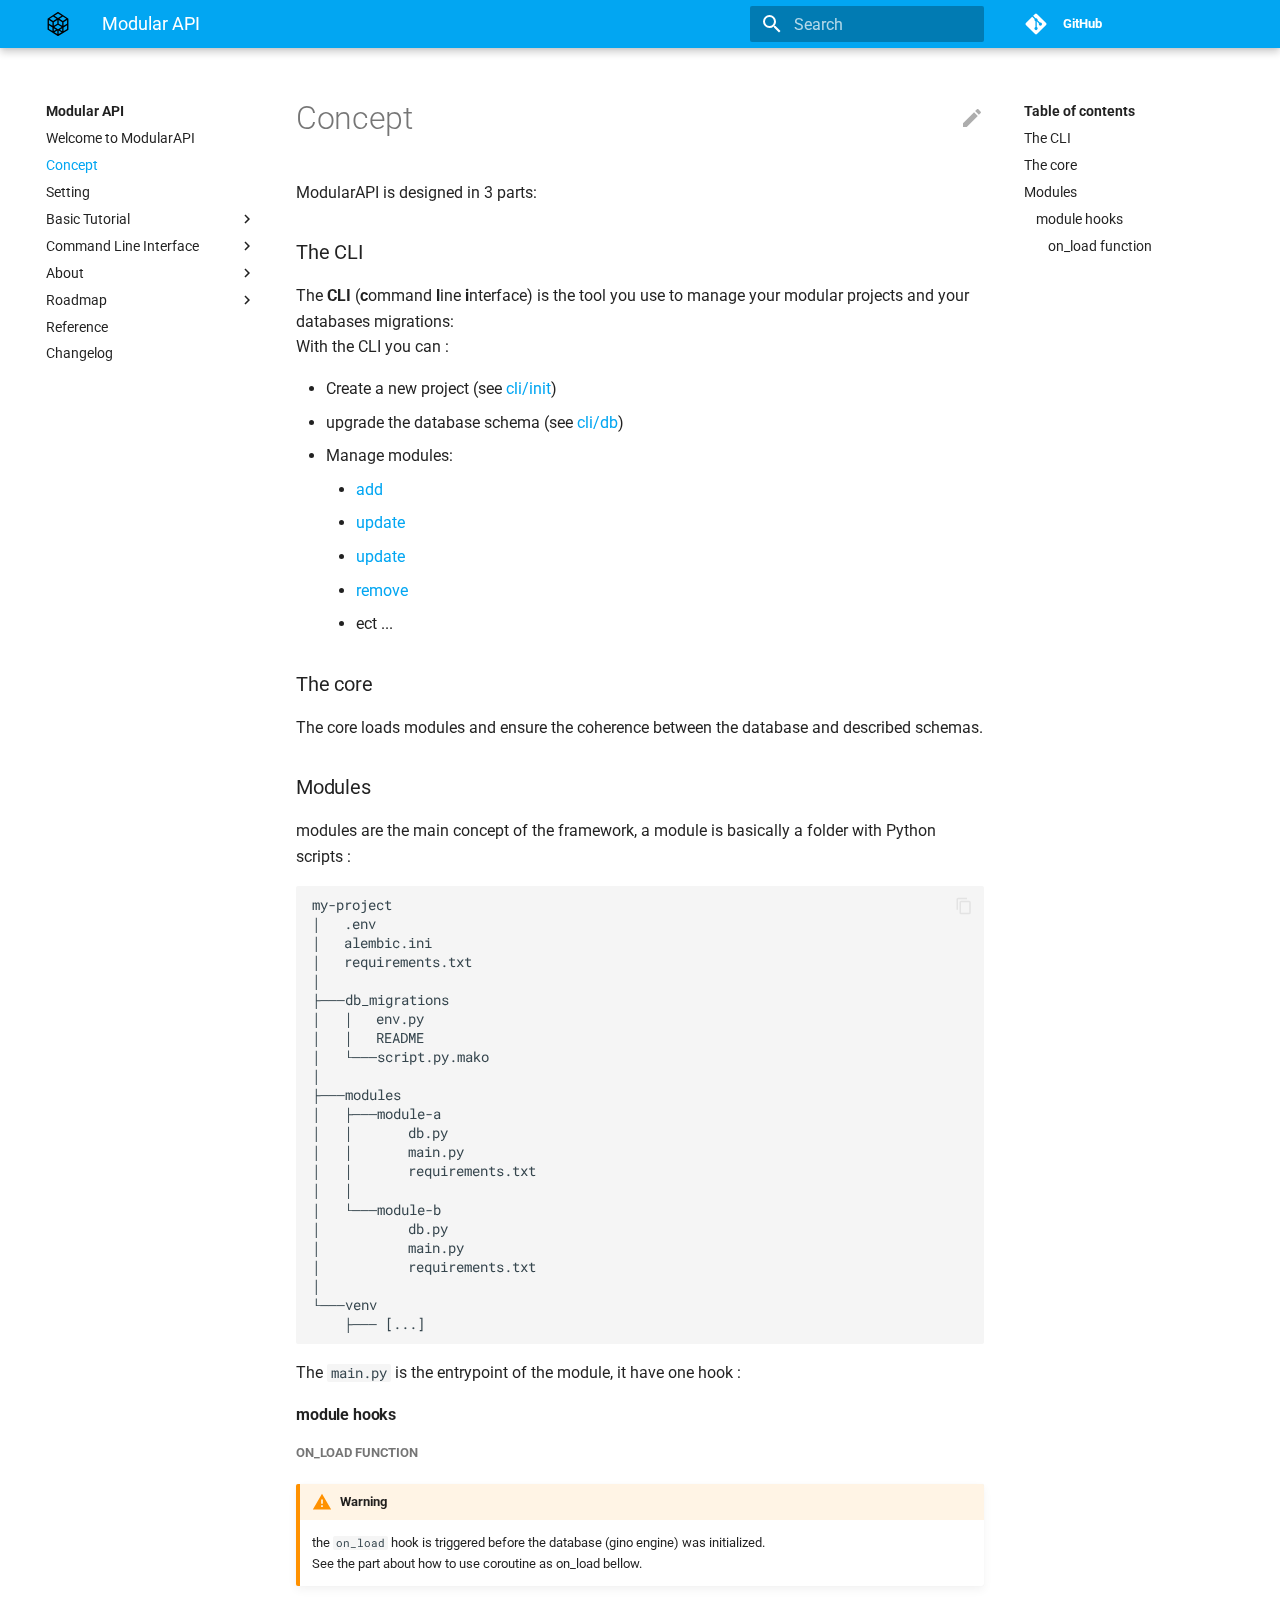
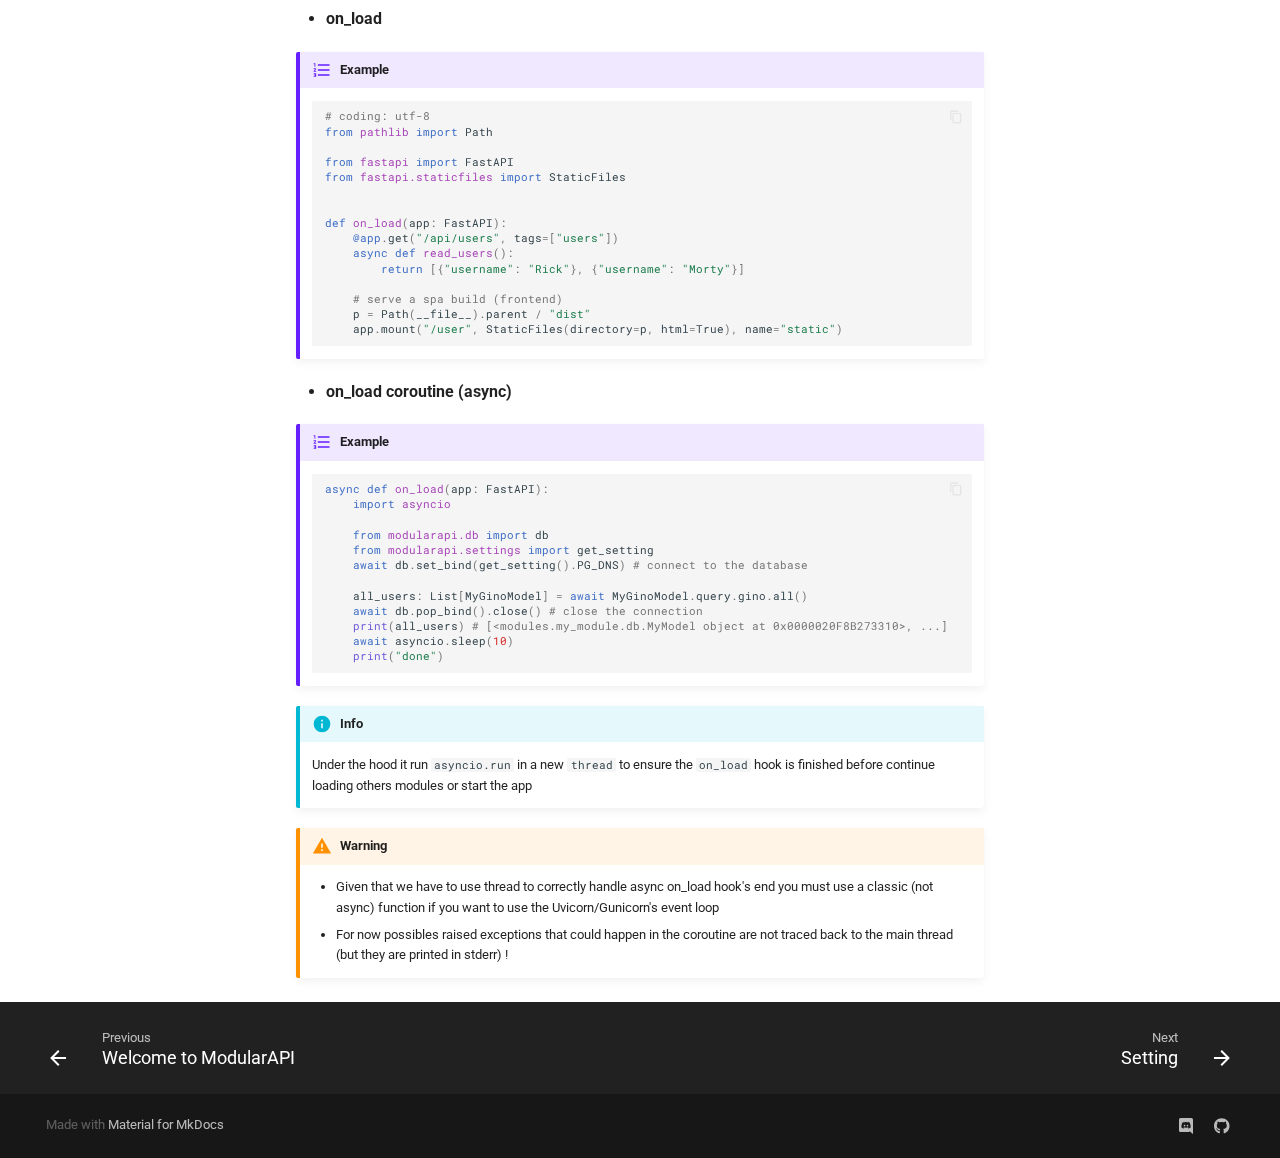
<file: concept/index.html>
<!doctype html>
<html lang="en" class="no-js">
  <head>
    
      <meta charset="utf-8">
      <meta name="viewport" content="width=device-width,initial-scale=1">
      
      
      
      <link rel="shortcut icon" href="../assets/images/favicon.png">
      <meta name="generator" content="mkdocs-1.1.2, mkdocs-material-6.1.0">
    
    
      
        <title>Concept - Modular API</title>
      
    
    
      <link rel="stylesheet" href="../assets/stylesheets/main.bc7e593a.min.css">
      
        
        <link rel="stylesheet" href="../assets/stylesheets/palette.ab28b872.min.css">
        
          
          
          <meta name="theme-color" content="#02a6f2">
        
      
    
    
    
      
        
        <link href="https://fonts.gstatic.com" rel="preconnect" crossorigin>
        <link rel="stylesheet" href="https://fonts.googleapis.com/css?family=Roboto:300,400,400i,700%7CRoboto+Mono&display=fallback">
        <style>body,input{font-family:"Roboto",-apple-system,BlinkMacSystemFont,Helvetica,Arial,sans-serif}code,kbd,pre{font-family:"Roboto Mono",SFMono-Regular,Consolas,Menlo,monospace}</style>
      
    
    
    
      <link rel="stylesheet" href="../stylesheets/extra.css">
    
    
      
    
    
  </head>
  
  
    
    
    
    
    
    <body dir="ltr" data-md-color-scheme="" data-md-color-primary="light-blue" data-md-color-accent="">
      
  
    <input class="md-toggle" data-md-toggle="drawer" type="checkbox" id="__drawer" autocomplete="off">
    <input class="md-toggle" data-md-toggle="search" type="checkbox" id="__search" autocomplete="off">
    <label class="md-overlay" for="__drawer"></label>
    <div data-md-component="skip">
      
        
        <a href="#the-cli" class="md-skip">
          Skip to content
        </a>
      
    </div>
    <div data-md-component="announce">
      
    </div>
    
      

<header class="md-header" data-md-component="header">
  <nav class="md-header-nav md-grid" aria-label="Header">
    <a href=".." title="Modular API" class="md-header-nav__button md-logo" aria-label="Modular API">
      
  <img src="../img/modular.svg" alt="logo">

    </a>
    <label class="md-header-nav__button md-icon" for="__drawer">
      <svg xmlns="http://www.w3.org/2000/svg" viewBox="0 0 24 24"><path d="M3 6h18v2H3V6m0 5h18v2H3v-2m0 5h18v2H3v-2z"/></svg>
    </label>
    <div class="md-header-nav__title" data-md-component="header-title">
      
        <div class="md-header-nav__ellipsis">
          <span class="md-header-nav__topic md-ellipsis">
            Modular API
          </span>
          <span class="md-header-nav__topic md-ellipsis">
            
              Concept
            
          </span>
        </div>
      
    </div>
    
      <label class="md-header-nav__button md-icon" for="__search">
        <svg xmlns="http://www.w3.org/2000/svg" viewBox="0 0 24 24"><path d="M9.5 3A6.5 6.5 0 0116 9.5c0 1.61-.59 3.09-1.56 4.23l.27.27h.79l5 5-1.5 1.5-5-5v-.79l-.27-.27A6.516 6.516 0 019.5 16 6.5 6.5 0 013 9.5 6.5 6.5 0 019.5 3m0 2C7 5 5 7 5 9.5S7 14 9.5 14 14 12 14 9.5 12 5 9.5 5z"/></svg>
      </label>
      
<div class="md-search" data-md-component="search" role="dialog">
  <label class="md-search__overlay" for="__search"></label>
  <div class="md-search__inner" role="search">
    <form class="md-search__form" name="search">
      <input type="text" class="md-search__input" name="query" aria-label="Search" placeholder="Search" autocapitalize="off" autocorrect="off" autocomplete="off" spellcheck="false" data-md-component="search-query" data-md-state="active">
      <label class="md-search__icon md-icon" for="__search">
        <svg xmlns="http://www.w3.org/2000/svg" viewBox="0 0 24 24"><path d="M9.5 3A6.5 6.5 0 0116 9.5c0 1.61-.59 3.09-1.56 4.23l.27.27h.79l5 5-1.5 1.5-5-5v-.79l-.27-.27A6.516 6.516 0 019.5 16 6.5 6.5 0 013 9.5 6.5 6.5 0 019.5 3m0 2C7 5 5 7 5 9.5S7 14 9.5 14 14 12 14 9.5 12 5 9.5 5z"/></svg>
        <svg xmlns="http://www.w3.org/2000/svg" viewBox="0 0 24 24"><path d="M20 11v2H8l5.5 5.5-1.42 1.42L4.16 12l7.92-7.92L13.5 5.5 8 11h12z"/></svg>
      </label>
      <button type="reset" class="md-search__icon md-icon" aria-label="Clear" data-md-component="search-reset" tabindex="-1">
        <svg xmlns="http://www.w3.org/2000/svg" viewBox="0 0 24 24"><path d="M19 6.41L17.59 5 12 10.59 6.41 5 5 6.41 10.59 12 5 17.59 6.41 19 12 13.41 17.59 19 19 17.59 13.41 12 19 6.41z"/></svg>
      </button>
    </form>
    <div class="md-search__output">
      <div class="md-search__scrollwrap" data-md-scrollfix>
        <div class="md-search-result" data-md-component="search-result">
          <div class="md-search-result__meta">
            Initializing search
          </div>
          <ol class="md-search-result__list"></ol>
        </div>
      </div>
    </div>
  </div>
</div>
    
    
      <div class="md-header-nav__source">
        
<a href="https://github.com/Modular-Lab/Modular-API/" title="Go to repository" class="md-source">
  <div class="md-source__icon md-icon">
    
    <svg xmlns="http://www.w3.org/2000/svg" viewBox="0 0 448 512"><path d="M439.55 236.05L244 40.45a28.87 28.87 0 00-40.81 0l-40.66 40.63 51.52 51.52c27.06-9.14 52.68 16.77 43.39 43.68l49.66 49.66c34.23-11.8 61.18 31 35.47 56.69-26.49 26.49-70.21-2.87-56-37.34L240.22 199v121.85c25.3 12.54 22.26 41.85 9.08 55a34.34 34.34 0 01-48.55 0c-17.57-17.6-11.07-46.91 11.25-56v-123c-20.8-8.51-24.6-30.74-18.64-45L142.57 101 8.45 235.14a28.86 28.86 0 000 40.81l195.61 195.6a28.86 28.86 0 0040.8 0l194.69-194.69a28.86 28.86 0 000-40.81z"/></svg>
  </div>
  <div class="md-source__repository">
    GitHub
  </div>
</a>
      </div>
    
  </nav>
</header>
    
    <div class="md-container" data-md-component="container">
      
      
        
      
      <main class="md-main" data-md-component="main">
        <div class="md-main__inner md-grid">
          
            
              <div class="md-sidebar md-sidebar--primary" data-md-component="navigation">
                <div class="md-sidebar__scrollwrap">
                  <div class="md-sidebar__inner">
                    

<nav class="md-nav md-nav--primary" aria-label="Navigation" data-md-level="0">
  <label class="md-nav__title" for="__drawer">
    <a href=".." title="Modular API" class="md-nav__button md-logo" aria-label="Modular API">
      
  <img src="../img/modular.svg" alt="logo">

    </a>
    Modular API
  </label>
  
    <div class="md-nav__source">
      
<a href="https://github.com/Modular-Lab/Modular-API/" title="Go to repository" class="md-source">
  <div class="md-source__icon md-icon">
    
    <svg xmlns="http://www.w3.org/2000/svg" viewBox="0 0 448 512"><path d="M439.55 236.05L244 40.45a28.87 28.87 0 00-40.81 0l-40.66 40.63 51.52 51.52c27.06-9.14 52.68 16.77 43.39 43.68l49.66 49.66c34.23-11.8 61.18 31 35.47 56.69-26.49 26.49-70.21-2.87-56-37.34L240.22 199v121.85c25.3 12.54 22.26 41.85 9.08 55a34.34 34.34 0 01-48.55 0c-17.57-17.6-11.07-46.91 11.25-56v-123c-20.8-8.51-24.6-30.74-18.64-45L142.57 101 8.45 235.14a28.86 28.86 0 000 40.81l195.61 195.6a28.86 28.86 0 0040.8 0l194.69-194.69a28.86 28.86 0 000-40.81z"/></svg>
  </div>
  <div class="md-source__repository">
    GitHub
  </div>
</a>
    </div>
  
  <ul class="md-nav__list" data-md-scrollfix>
    
      
      
      


  <li class="md-nav__item">
    <a href=".." class="md-nav__link">
      Welcome to ModularAPI
    </a>
  </li>

    
      
      
      

  


  <li class="md-nav__item md-nav__item--active">
    
    <input class="md-nav__toggle md-toggle" data-md-toggle="toc" type="checkbox" id="__toc">
    
    
      <label class="md-nav__link md-nav__link--active" for="__toc">
        Concept
        <span class="md-nav__icon md-icon"></span>
      </label>
    
    <a href="./" class="md-nav__link md-nav__link--active">
      Concept
    </a>
    
      
<nav class="md-nav md-nav--secondary" aria-label="Table of contents">
  
  
  
    <label class="md-nav__title" for="__toc">
      <span class="md-nav__icon md-icon"></span>
      Table of contents
    </label>
    <ul class="md-nav__list" data-md-scrollfix>
      
        <li class="md-nav__item">
  <a href="#the-cli" class="md-nav__link">
    The CLI
  </a>
  
</li>
      
        <li class="md-nav__item">
  <a href="#the-core" class="md-nav__link">
    The core
  </a>
  
</li>
      
        <li class="md-nav__item">
  <a href="#modules" class="md-nav__link">
    Modules
  </a>
  
    <nav class="md-nav" aria-label="Modules">
      <ul class="md-nav__list">
        
          <li class="md-nav__item">
  <a href="#module-hooks" class="md-nav__link">
    module hooks
  </a>
  
    <nav class="md-nav" aria-label="module hooks">
      <ul class="md-nav__list">
        
          <li class="md-nav__item">
  <a href="#on_load-function" class="md-nav__link">
    on_load function
  </a>
  
</li>
        
      </ul>
    </nav>
  
</li>
        
      </ul>
    </nav>
  
</li>
      
    </ul>
  
</nav>
    
  </li>

    
      
      
      


  <li class="md-nav__item">
    <a href="../setting/" class="md-nav__link">
      Setting
    </a>
  </li>

    
      
      
      


  <li class="md-nav__item md-nav__item--nested">
    
      <input class="md-nav__toggle md-toggle" data-md-toggle="nav-4" type="checkbox" id="nav-4">
    
    <label class="md-nav__link" for="nav-4">
      Basic Tutorial
      <span class="md-nav__icon md-icon"></span>
    </label>
    <nav class="md-nav" aria-label="Basic Tutorial" data-md-level="1">
      <label class="md-nav__title" for="nav-4">
        <span class="md-nav__icon md-icon"></span>
        Basic Tutorial
      </label>
      <ul class="md-nav__list" data-md-scrollfix>
        
        
          
          
          


  <li class="md-nav__item">
    <a href="../getting_started/installation/" class="md-nav__link">
      Install ModularAPI
    </a>
  </li>

        
          
          
          


  <li class="md-nav__item">
    <a href="../getting_started/fisrtapp/" class="md-nav__link">
      Create your fisrt app
    </a>
  </li>

        
          
          
          


  <li class="md-nav__item">
    <a href="../getting_started/runapp/" class="md-nav__link">
      Run your first app
    </a>
  </li>

        
      </ul>
    </nav>
  </li>

    
      
      
      


  <li class="md-nav__item md-nav__item--nested">
    
      <input class="md-nav__toggle md-toggle" data-md-toggle="nav-5" type="checkbox" id="nav-5">
    
    <label class="md-nav__link" for="nav-5">
      Command Line Interface
      <span class="md-nav__icon md-icon"></span>
    </label>
    <nav class="md-nav" aria-label="Command Line Interface" data-md-level="1">
      <label class="md-nav__title" for="nav-5">
        <span class="md-nav__icon md-icon"></span>
        Command Line Interface
      </label>
      <ul class="md-nav__list" data-md-scrollfix>
        
        
          
          
          


  <li class="md-nav__item">
    <a href="../cli/init/" class="md-nav__link">
      Init
    </a>
  </li>

        
          
          
          


  <li class="md-nav__item">
    <a href="../cli/modules/" class="md-nav__link">
      Modules
    </a>
  </li>

        
          
          
          


  <li class="md-nav__item">
    <a href="../cli/db/" class="md-nav__link">
      DataBase
    </a>
  </li>

        
      </ul>
    </nav>
  </li>

    
      
      
      


  <li class="md-nav__item md-nav__item--nested">
    
      <input class="md-nav__toggle md-toggle" data-md-toggle="nav-6" type="checkbox" id="nav-6">
    
    <label class="md-nav__link" for="nav-6">
      About
      <span class="md-nav__icon md-icon"></span>
    </label>
    <nav class="md-nav" aria-label="About" data-md-level="1">
      <label class="md-nav__title" for="nav-6">
        <span class="md-nav__icon md-icon"></span>
        About
      </label>
      <ul class="md-nav__list" data-md-scrollfix>
        
        
          
          
          


  <li class="md-nav__item">
    <a href="../about/question/" class="md-nav__link">
      Frequently asked questions
    </a>
  </li>

        
          
          
          


  <li class="md-nav__item">
    <a href="../about/otherprojects/" class="md-nav__link">
      Other projects
    </a>
  </li>

        
      </ul>
    </nav>
  </li>

    
      
      
      


  <li class="md-nav__item md-nav__item--nested">
    
      <input class="md-nav__toggle md-toggle" data-md-toggle="nav-7" type="checkbox" id="nav-7">
    
    <label class="md-nav__link" for="nav-7">
      Roadmap
      <span class="md-nav__icon md-icon"></span>
    </label>
    <nav class="md-nav" aria-label="Roadmap" data-md-level="1">
      <label class="md-nav__title" for="nav-7">
        <span class="md-nav__icon md-icon"></span>
        Roadmap
      </label>
      <ul class="md-nav__list" data-md-scrollfix>
        
        
          
          
          


  <li class="md-nav__item">
    <a href="../roadmap/cliroad/" class="md-nav__link">
      CLI
    </a>
  </li>

        
          
          
          


  <li class="md-nav__item">
    <a href="../roadmap/projectroad/" class="md-nav__link">
      Project
    </a>
  </li>

        
      </ul>
    </nav>
  </li>

    
      
      
      


  <li class="md-nav__item">
    <a href="../reference/" class="md-nav__link">
      Reference
    </a>
  </li>

    
      
      
      


  <li class="md-nav__item">
    <a href="../changelog/" class="md-nav__link">
      Changelog
    </a>
  </li>

    
  </ul>
</nav>
                  </div>
                </div>
              </div>
            
            
              <div class="md-sidebar md-sidebar--secondary" data-md-component="toc">
                <div class="md-sidebar__scrollwrap">
                  <div class="md-sidebar__inner">
                    
<nav class="md-nav md-nav--secondary" aria-label="Table of contents">
  
  
  
    <label class="md-nav__title" for="__toc">
      <span class="md-nav__icon md-icon"></span>
      Table of contents
    </label>
    <ul class="md-nav__list" data-md-scrollfix>
      
        <li class="md-nav__item">
  <a href="#the-cli" class="md-nav__link">
    The CLI
  </a>
  
</li>
      
        <li class="md-nav__item">
  <a href="#the-core" class="md-nav__link">
    The core
  </a>
  
</li>
      
        <li class="md-nav__item">
  <a href="#modules" class="md-nav__link">
    Modules
  </a>
  
    <nav class="md-nav" aria-label="Modules">
      <ul class="md-nav__list">
        
          <li class="md-nav__item">
  <a href="#module-hooks" class="md-nav__link">
    module hooks
  </a>
  
    <nav class="md-nav" aria-label="module hooks">
      <ul class="md-nav__list">
        
          <li class="md-nav__item">
  <a href="#on_load-function" class="md-nav__link">
    on_load function
  </a>
  
</li>
        
      </ul>
    </nav>
  
</li>
        
      </ul>
    </nav>
  
</li>
      
    </ul>
  
</nav>
                  </div>
                </div>
              </div>
            
          
          <div class="md-content">
            <article class="md-content__inner md-typeset">
              
                
                  <a href="https://github.com/Modular-Lab/Modular-API/edit/main/doc/docs/concept.md" title="Edit this page" class="md-content__button md-icon">
                    <svg xmlns="http://www.w3.org/2000/svg" viewBox="0 0 24 24"><path d="M20.71 7.04c.39-.39.39-1.04 0-1.41l-2.34-2.34c-.37-.39-1.02-.39-1.41 0l-1.84 1.83 3.75 3.75M3 17.25V21h3.75L17.81 9.93l-3.75-3.75L3 17.25z"/></svg>
                  </a>
                
                
                  <h1>Concept</h1>
                
                <p>ModularAPI is designed in 3 parts:</p>
<h3 id="the-cli">The CLI<a class="headerlink" href="#the-cli" title="Permanent link">&para;</a></h3>
<p>The <strong>CLI</strong> (<strong>c</strong>ommand <strong>l</strong>ine <strong>i</strong>nterface) is the tool you use to manage your modular projects and your databases migrations:<br>
With the CLI you can :</p>
<ul>
<li>Create a new project (see <a href="/cli/init/" target="_blank">cli/init</a>)</li>
<li>upgrade the database schema (see <a href="/cli/db/" target="_blank">cli/db</a>)</li>
<li>Manage modules:<ul>
<li><a href="/cli/modules/#add-a-module" target="_blank">add</a></li>
<li><a href="/cli/modules/#update-a-module" target="_blank">update</a></li>
<li><a href="/cli/modules/#update-a-module" target="_blank">update</a></li>
<li><a href="/cli/modules/#remove-a-module" target="_blank">remove</a></li>
<li>ect ...</li>
</ul>
</li>
</ul>
<h3 id="the-core">The core<a class="headerlink" href="#the-core" title="Permanent link">&para;</a></h3>
<p>The core loads modules and ensure the coherence between the database and described schemas.</p>
<h3 id="modules">Modules<a class="headerlink" href="#modules" title="Permanent link">&para;</a></h3>
<p>modules are the main concept of the framework, a module is basically a folder with Python scripts :
<div class="highlight"><pre><span></span><code>my-project
│   .env
│   alembic.ini
│   requirements.txt
│
├───db_migrations
│   │   env.py
│   │   README
│   └───script.py.mako
│
├───modules
│   ├───module-a
│   │       db.py
│   │       main.py
│   │       requirements.txt
│   │
│   └───module-b
│           db.py
│           main.py
│           requirements.txt
│
└───venv
    ├─── [...]
</code></pre></div></p>
<p>The <code>main.py</code> is the entrypoint of the module, it have one hook :</p>
<h4 id="module-hooks">module hooks<a class="headerlink" href="#module-hooks" title="Permanent link">&para;</a></h4>
<h5 id="on_load-function">on_load function<a class="headerlink" href="#on_load-function" title="Permanent link">&para;</a></h5>
<div class="admonition warning">
<p class="admonition-title">Warning</p>
<p>the <code>on_load</code> hook is triggered before the database (gino engine) was initialized.<br />
See the part about how to use coroutine as on_load bellow.</p>
</div>
<ul>
<li><strong>on_load</strong></li>
</ul>
<div class="admonition example">
<p class="admonition-title">Example</p>
<div class="highlight"><pre><span></span><code><span class="c1"># coding: utf-8</span>
<span class="kn">from</span> <span class="nn">pathlib</span> <span class="kn">import</span> <span class="n">Path</span>

<span class="kn">from</span> <span class="nn">fastapi</span> <span class="kn">import</span> <span class="n">FastAPI</span>
<span class="kn">from</span> <span class="nn">fastapi.staticfiles</span> <span class="kn">import</span> <span class="n">StaticFiles</span>


<span class="k">def</span> <span class="nf">on_load</span><span class="p">(</span><span class="n">app</span><span class="p">:</span> <span class="n">FastAPI</span><span class="p">):</span>
    <span class="nd">@app</span><span class="o">.</span><span class="n">get</span><span class="p">(</span><span class="s2">&quot;/api/users&quot;</span><span class="p">,</span> <span class="n">tags</span><span class="o">=</span><span class="p">[</span><span class="s2">&quot;users&quot;</span><span class="p">])</span>
    <span class="k">async</span> <span class="k">def</span> <span class="nf">read_users</span><span class="p">():</span>
        <span class="k">return</span> <span class="p">[{</span><span class="s2">&quot;username&quot;</span><span class="p">:</span> <span class="s2">&quot;Rick&quot;</span><span class="p">},</span> <span class="p">{</span><span class="s2">&quot;username&quot;</span><span class="p">:</span> <span class="s2">&quot;Morty&quot;</span><span class="p">}]</span>

    <span class="c1"># serve a spa build (frontend)</span>
    <span class="n">p</span> <span class="o">=</span> <span class="n">Path</span><span class="p">(</span><span class="vm">__file__</span><span class="p">)</span><span class="o">.</span><span class="n">parent</span> <span class="o">/</span> <span class="s2">&quot;dist&quot;</span>
    <span class="n">app</span><span class="o">.</span><span class="n">mount</span><span class="p">(</span><span class="s2">&quot;/user&quot;</span><span class="p">,</span> <span class="n">StaticFiles</span><span class="p">(</span><span class="n">directory</span><span class="o">=</span><span class="n">p</span><span class="p">,</span> <span class="n">html</span><span class="o">=</span><span class="kc">True</span><span class="p">),</span> <span class="n">name</span><span class="o">=</span><span class="s2">&quot;static&quot;</span><span class="p">)</span>
</code></pre></div>
</div>
<ul>
<li><strong>on_load coroutine (async)</strong></li>
</ul>
<div class="admonition example">
<p class="admonition-title">Example</p>
<div class="highlight"><pre><span></span><code><span class="k">async</span> <span class="k">def</span> <span class="nf">on_load</span><span class="p">(</span><span class="n">app</span><span class="p">:</span> <span class="n">FastAPI</span><span class="p">):</span>
    <span class="kn">import</span> <span class="nn">asyncio</span>

    <span class="kn">from</span> <span class="nn">modularapi.db</span> <span class="kn">import</span> <span class="n">db</span>
    <span class="kn">from</span> <span class="nn">modularapi.settings</span> <span class="kn">import</span> <span class="n">get_setting</span>
    <span class="k">await</span> <span class="n">db</span><span class="o">.</span><span class="n">set_bind</span><span class="p">(</span><span class="n">get_setting</span><span class="p">()</span><span class="o">.</span><span class="n">PG_DNS</span><span class="p">)</span> <span class="c1"># connect to the database</span>

    <span class="n">all_users</span><span class="p">:</span> <span class="n">List</span><span class="p">[</span><span class="n">MyGinoModel</span><span class="p">]</span> <span class="o">=</span> <span class="k">await</span> <span class="n">MyGinoModel</span><span class="o">.</span><span class="n">query</span><span class="o">.</span><span class="n">gino</span><span class="o">.</span><span class="n">all</span><span class="p">()</span>
    <span class="k">await</span> <span class="n">db</span><span class="o">.</span><span class="n">pop_bind</span><span class="p">()</span><span class="o">.</span><span class="n">close</span><span class="p">()</span> <span class="c1"># close the connection</span>
    <span class="nb">print</span><span class="p">(</span><span class="n">all_users</span><span class="p">)</span> <span class="c1"># [&lt;modules.my_module.db.MyModel object at 0x0000020F8B273310&gt;, ...]</span>
    <span class="k">await</span> <span class="n">asyncio</span><span class="o">.</span><span class="n">sleep</span><span class="p">(</span><span class="mi">10</span><span class="p">)</span>
    <span class="nb">print</span><span class="p">(</span><span class="s2">&quot;done&quot;</span><span class="p">)</span>
</code></pre></div>
</div>
<div class="admonition info">
<p class="admonition-title">Info</p>
<p>Under the hood it run <code>asyncio.run</code> in a new <code>thread</code> to ensure the <code>on_load</code> hook is finished before continue loading others modules or start the app</p>
</div>
<div class="admonition warning">
<p class="admonition-title">Warning</p>
<ul>
<li>Given that we have to use thread to correctly handle async on_load hook's end you must use a classic (not async) function if you want to use the Uvicorn/Gunicorn's event loop</li>
<li>For now possibles raised exceptions that could happen in the coroutine are not traced back to the main thread (but they are printed in stderr) !</li>
</ul>
</div>
                
              
              
                


              
            </article>
          </div>
        </div>
      </main>
      
        
<footer class="md-footer">
  
    <div class="md-footer-nav">
      <nav class="md-footer-nav__inner md-grid" aria-label="Footer">
        
          <a href=".." class="md-footer-nav__link md-footer-nav__link--prev" rel="prev">
            <div class="md-footer-nav__button md-icon">
              <svg xmlns="http://www.w3.org/2000/svg" viewBox="0 0 24 24"><path d="M20 11v2H8l5.5 5.5-1.42 1.42L4.16 12l7.92-7.92L13.5 5.5 8 11h12z"/></svg>
            </div>
            <div class="md-footer-nav__title">
              <div class="md-ellipsis">
                <span class="md-footer-nav__direction">
                  Previous
                </span>
                Welcome to ModularAPI
              </div>
            </div>
          </a>
        
        
          <a href="../setting/" class="md-footer-nav__link md-footer-nav__link--next" rel="next">
            <div class="md-footer-nav__title">
              <div class="md-ellipsis">
                <span class="md-footer-nav__direction">
                  Next
                </span>
                Setting
              </div>
            </div>
            <div class="md-footer-nav__button md-icon">
              <svg xmlns="http://www.w3.org/2000/svg" viewBox="0 0 24 24"><path d="M4 11v2h12l-5.5 5.5 1.42 1.42L19.84 12l-7.92-7.92L10.5 5.5 16 11H4z"/></svg>
            </div>
          </a>
        
      </nav>
    </div>
  
  <div class="md-footer-meta md-typeset">
    <div class="md-footer-meta__inner md-grid">
      <div class="md-footer-copyright">
        
        Made with
        <a href="https://squidfunk.github.io/mkdocs-material/" target="_blank" rel="noopener">
          Material for MkDocs
        </a>
      </div>
      
  <div class="md-footer-social">
    
      
      
        
        
      
      <a href="https://discord.gg/EFzdnHw2pH" target="_blank" rel="noopener" title="discord.gg" class="md-footer-social__link">
        <svg xmlns="http://www.w3.org/2000/svg" viewBox="0 0 448 512"><path d="M297.216 243.2c0 15.616-11.52 28.416-26.112 28.416-14.336 0-26.112-12.8-26.112-28.416s11.52-28.416 26.112-28.416c14.592 0 26.112 12.8 26.112 28.416zm-119.552-28.416c-14.592 0-26.112 12.8-26.112 28.416s11.776 28.416 26.112 28.416c14.592 0 26.112-12.8 26.112-28.416.256-15.616-11.52-28.416-26.112-28.416zM448 52.736V512c-64.494-56.994-43.868-38.128-118.784-107.776l13.568 47.36H52.48C23.552 451.584 0 428.032 0 398.848V52.736C0 23.552 23.552 0 52.48 0h343.04C424.448 0 448 23.552 448 52.736zm-72.96 242.688c0-82.432-36.864-149.248-36.864-149.248-36.864-27.648-71.936-26.88-71.936-26.88l-3.584 4.096c43.52 13.312 63.744 32.512 63.744 32.512-60.811-33.329-132.244-33.335-191.232-7.424-9.472 4.352-15.104 7.424-15.104 7.424s21.248-20.224 67.328-33.536l-2.56-3.072s-35.072-.768-71.936 26.88c0 0-36.864 66.816-36.864 149.248 0 0 21.504 37.12 78.08 38.912 0 0 9.472-11.52 17.152-21.248-32.512-9.728-44.8-30.208-44.8-30.208 3.766 2.636 9.976 6.053 10.496 6.4 43.21 24.198 104.588 32.126 159.744 8.96 8.96-3.328 18.944-8.192 29.44-15.104 0 0-12.8 20.992-46.336 30.464 7.68 9.728 16.896 20.736 16.896 20.736 56.576-1.792 78.336-38.912 78.336-38.912z"/></svg>
      </a>
    
      
      
        
        
      
      <a href="https://github.com/Modular-Lab/Modular-API" target="_blank" rel="noopener" title="github.com" class="md-footer-social__link">
        <svg xmlns="http://www.w3.org/2000/svg" viewBox="0 0 496 512"><path d="M165.9 397.4c0 2-2.3 3.6-5.2 3.6-3.3.3-5.6-1.3-5.6-3.6 0-2 2.3-3.6 5.2-3.6 3-.3 5.6 1.3 5.6 3.6zm-31.1-4.5c-.7 2 1.3 4.3 4.3 4.9 2.6 1 5.6 0 6.2-2s-1.3-4.3-4.3-5.2c-2.6-.7-5.5.3-6.2 2.3zm44.2-1.7c-2.9.7-4.9 2.6-4.6 4.9.3 2 2.9 3.3 5.9 2.6 2.9-.7 4.9-2.6 4.6-4.6-.3-1.9-3-3.2-5.9-2.9zM244.8 8C106.1 8 0 113.3 0 252c0 110.9 69.8 205.8 169.5 239.2 12.8 2.3 17.3-5.6 17.3-12.1 0-6.2-.3-40.4-.3-61.4 0 0-70 15-84.7-29.8 0 0-11.4-29.1-27.8-36.6 0 0-22.9-15.7 1.6-15.4 0 0 24.9 2 38.6 25.8 21.9 38.6 58.6 27.5 72.9 20.9 2.3-16 8.8-27.1 16-33.7-55.9-6.2-112.3-14.3-112.3-110.5 0-27.5 7.6-41.3 23.6-58.9-2.6-6.5-11.1-33.3 2.6-67.9 20.9-6.5 69 27 69 27 20-5.6 41.5-8.5 62.8-8.5s42.8 2.9 62.8 8.5c0 0 48.1-33.6 69-27 13.7 34.7 5.2 61.4 2.6 67.9 16 17.7 25.8 31.5 25.8 58.9 0 96.5-58.9 104.2-114.8 110.5 9.2 7.9 17 22.9 17 46.4 0 33.7-.3 75.4-.3 83.6 0 6.5 4.6 14.4 17.3 12.1C428.2 457.8 496 362.9 496 252 496 113.3 383.5 8 244.8 8zM97.2 352.9c-1.3 1-1 3.3.7 5.2 1.6 1.6 3.9 2.3 5.2 1 1.3-1 1-3.3-.7-5.2-1.6-1.6-3.9-2.3-5.2-1zm-10.8-8.1c-.7 1.3.3 2.9 2.3 3.9 1.6 1 3.6.7 4.3-.7.7-1.3-.3-2.9-2.3-3.9-2-.6-3.6-.3-4.3.7zm32.4 35.6c-1.6 1.3-1 4.3 1.3 6.2 2.3 2.3 5.2 2.6 6.5 1 1.3-1.3.7-4.3-1.3-6.2-2.2-2.3-5.2-2.6-6.5-1zm-11.4-14.7c-1.6 1-1.6 3.6 0 5.9 1.6 2.3 4.3 3.3 5.6 2.3 1.6-1.3 1.6-3.9 0-6.2-1.4-2.3-4-3.3-5.6-2z"/></svg>
      </a>
    
  </div>

    </div>
  </div>
</footer>
      
    </div>
    
      <script src="../assets/javascripts/vendor.6a3d08fc.min.js"></script>
      <script src="../assets/javascripts/bundle.71201edf.min.js"></script><script id="__lang" type="application/json">{"clipboard.copy": "Copy to clipboard", "clipboard.copied": "Copied to clipboard", "search.config.lang": "en", "search.config.pipeline": "trimmer, stopWordFilter", "search.config.separator": "[\\s\\-]+", "search.placeholder": "Search", "search.result.placeholder": "Type to start searching", "search.result.none": "No matching documents", "search.result.one": "1 matching document", "search.result.other": "# matching documents", "search.result.more.one": "1 more on this page", "search.result.more.other": "# more on this page", "search.result.term.missing": "Missing"}</script>
      
      <script>
        app = initialize({
          base: "..",
          features: [],
          search: Object.assign({
            worker: "../assets/javascripts/worker/search.4ac00218.min.js"
          }, typeof search !== "undefined" && search)
        })
      </script>
      
    
  </body>
</html>
</file>
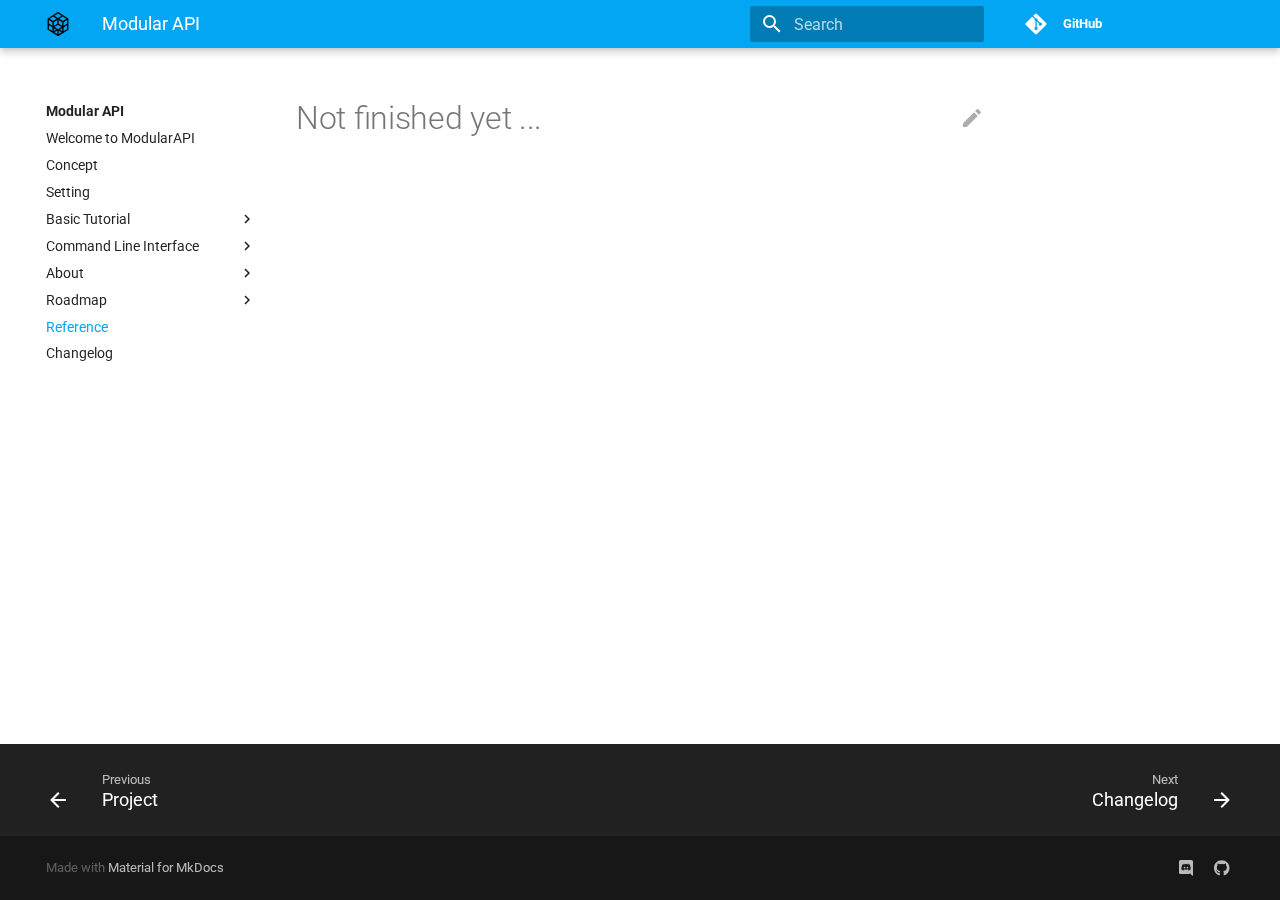
<file: reference/index.html>
<!doctype html>
<html lang="en" class="no-js">
  <head>
    
      <meta charset="utf-8">
      <meta name="viewport" content="width=device-width,initial-scale=1">
      
      
      
      <link rel="shortcut icon" href="../assets/images/favicon.png">
      <meta name="generator" content="mkdocs-1.1.2, mkdocs-material-6.1.0">
    
    
      
        <title>Reference - Modular API</title>
      
    
    
      <link rel="stylesheet" href="../assets/stylesheets/main.bc7e593a.min.css">
      
        
        <link rel="stylesheet" href="../assets/stylesheets/palette.ab28b872.min.css">
        
          
          
          <meta name="theme-color" content="#02a6f2">
        
      
    
    
    
      
        
        <link href="https://fonts.gstatic.com" rel="preconnect" crossorigin>
        <link rel="stylesheet" href="https://fonts.googleapis.com/css?family=Roboto:300,400,400i,700%7CRoboto+Mono&display=fallback">
        <style>body,input{font-family:"Roboto",-apple-system,BlinkMacSystemFont,Helvetica,Arial,sans-serif}code,kbd,pre{font-family:"Roboto Mono",SFMono-Regular,Consolas,Menlo,monospace}</style>
      
    
    
    
      <link rel="stylesheet" href="../stylesheets/extra.css">
    
    
      
    
    
  </head>
  
  
    
    
    
    
    
    <body dir="ltr" data-md-color-scheme="" data-md-color-primary="light-blue" data-md-color-accent="">
      
  
    <input class="md-toggle" data-md-toggle="drawer" type="checkbox" id="__drawer" autocomplete="off">
    <input class="md-toggle" data-md-toggle="search" type="checkbox" id="__search" autocomplete="off">
    <label class="md-overlay" for="__drawer"></label>
    <div data-md-component="skip">
      
        
        <a href="#not-finished-yet" class="md-skip">
          Skip to content
        </a>
      
    </div>
    <div data-md-component="announce">
      
    </div>
    
      

<header class="md-header" data-md-component="header">
  <nav class="md-header-nav md-grid" aria-label="Header">
    <a href=".." title="Modular API" class="md-header-nav__button md-logo" aria-label="Modular API">
      
  <img src="../img/modular.svg" alt="logo">

    </a>
    <label class="md-header-nav__button md-icon" for="__drawer">
      <svg xmlns="http://www.w3.org/2000/svg" viewBox="0 0 24 24"><path d="M3 6h18v2H3V6m0 5h18v2H3v-2m0 5h18v2H3v-2z"/></svg>
    </label>
    <div class="md-header-nav__title" data-md-component="header-title">
      
        <div class="md-header-nav__ellipsis">
          <span class="md-header-nav__topic md-ellipsis">
            Modular API
          </span>
          <span class="md-header-nav__topic md-ellipsis">
            
              Reference
            
          </span>
        </div>
      
    </div>
    
      <label class="md-header-nav__button md-icon" for="__search">
        <svg xmlns="http://www.w3.org/2000/svg" viewBox="0 0 24 24"><path d="M9.5 3A6.5 6.5 0 0116 9.5c0 1.61-.59 3.09-1.56 4.23l.27.27h.79l5 5-1.5 1.5-5-5v-.79l-.27-.27A6.516 6.516 0 019.5 16 6.5 6.5 0 013 9.5 6.5 6.5 0 019.5 3m0 2C7 5 5 7 5 9.5S7 14 9.5 14 14 12 14 9.5 12 5 9.5 5z"/></svg>
      </label>
      
<div class="md-search" data-md-component="search" role="dialog">
  <label class="md-search__overlay" for="__search"></label>
  <div class="md-search__inner" role="search">
    <form class="md-search__form" name="search">
      <input type="text" class="md-search__input" name="query" aria-label="Search" placeholder="Search" autocapitalize="off" autocorrect="off" autocomplete="off" spellcheck="false" data-md-component="search-query" data-md-state="active">
      <label class="md-search__icon md-icon" for="__search">
        <svg xmlns="http://www.w3.org/2000/svg" viewBox="0 0 24 24"><path d="M9.5 3A6.5 6.5 0 0116 9.5c0 1.61-.59 3.09-1.56 4.23l.27.27h.79l5 5-1.5 1.5-5-5v-.79l-.27-.27A6.516 6.516 0 019.5 16 6.5 6.5 0 013 9.5 6.5 6.5 0 019.5 3m0 2C7 5 5 7 5 9.5S7 14 9.5 14 14 12 14 9.5 12 5 9.5 5z"/></svg>
        <svg xmlns="http://www.w3.org/2000/svg" viewBox="0 0 24 24"><path d="M20 11v2H8l5.5 5.5-1.42 1.42L4.16 12l7.92-7.92L13.5 5.5 8 11h12z"/></svg>
      </label>
      <button type="reset" class="md-search__icon md-icon" aria-label="Clear" data-md-component="search-reset" tabindex="-1">
        <svg xmlns="http://www.w3.org/2000/svg" viewBox="0 0 24 24"><path d="M19 6.41L17.59 5 12 10.59 6.41 5 5 6.41 10.59 12 5 17.59 6.41 19 12 13.41 17.59 19 19 17.59 13.41 12 19 6.41z"/></svg>
      </button>
    </form>
    <div class="md-search__output">
      <div class="md-search__scrollwrap" data-md-scrollfix>
        <div class="md-search-result" data-md-component="search-result">
          <div class="md-search-result__meta">
            Initializing search
          </div>
          <ol class="md-search-result__list"></ol>
        </div>
      </div>
    </div>
  </div>
</div>
    
    
      <div class="md-header-nav__source">
        
<a href="https://github.com/Modular-Lab/Modular-API/" title="Go to repository" class="md-source">
  <div class="md-source__icon md-icon">
    
    <svg xmlns="http://www.w3.org/2000/svg" viewBox="0 0 448 512"><path d="M439.55 236.05L244 40.45a28.87 28.87 0 00-40.81 0l-40.66 40.63 51.52 51.52c27.06-9.14 52.68 16.77 43.39 43.68l49.66 49.66c34.23-11.8 61.18 31 35.47 56.69-26.49 26.49-70.21-2.87-56-37.34L240.22 199v121.85c25.3 12.54 22.26 41.85 9.08 55a34.34 34.34 0 01-48.55 0c-17.57-17.6-11.07-46.91 11.25-56v-123c-20.8-8.51-24.6-30.74-18.64-45L142.57 101 8.45 235.14a28.86 28.86 0 000 40.81l195.61 195.6a28.86 28.86 0 0040.8 0l194.69-194.69a28.86 28.86 0 000-40.81z"/></svg>
  </div>
  <div class="md-source__repository">
    GitHub
  </div>
</a>
      </div>
    
  </nav>
</header>
    
    <div class="md-container" data-md-component="container">
      
      
        
      
      <main class="md-main" data-md-component="main">
        <div class="md-main__inner md-grid">
          
            
              <div class="md-sidebar md-sidebar--primary" data-md-component="navigation">
                <div class="md-sidebar__scrollwrap">
                  <div class="md-sidebar__inner">
                    

<nav class="md-nav md-nav--primary" aria-label="Navigation" data-md-level="0">
  <label class="md-nav__title" for="__drawer">
    <a href=".." title="Modular API" class="md-nav__button md-logo" aria-label="Modular API">
      
  <img src="../img/modular.svg" alt="logo">

    </a>
    Modular API
  </label>
  
    <div class="md-nav__source">
      
<a href="https://github.com/Modular-Lab/Modular-API/" title="Go to repository" class="md-source">
  <div class="md-source__icon md-icon">
    
    <svg xmlns="http://www.w3.org/2000/svg" viewBox="0 0 448 512"><path d="M439.55 236.05L244 40.45a28.87 28.87 0 00-40.81 0l-40.66 40.63 51.52 51.52c27.06-9.14 52.68 16.77 43.39 43.68l49.66 49.66c34.23-11.8 61.18 31 35.47 56.69-26.49 26.49-70.21-2.87-56-37.34L240.22 199v121.85c25.3 12.54 22.26 41.85 9.08 55a34.34 34.34 0 01-48.55 0c-17.57-17.6-11.07-46.91 11.25-56v-123c-20.8-8.51-24.6-30.74-18.64-45L142.57 101 8.45 235.14a28.86 28.86 0 000 40.81l195.61 195.6a28.86 28.86 0 0040.8 0l194.69-194.69a28.86 28.86 0 000-40.81z"/></svg>
  </div>
  <div class="md-source__repository">
    GitHub
  </div>
</a>
    </div>
  
  <ul class="md-nav__list" data-md-scrollfix>
    
      
      
      


  <li class="md-nav__item">
    <a href=".." class="md-nav__link">
      Welcome to ModularAPI
    </a>
  </li>

    
      
      
      


  <li class="md-nav__item">
    <a href="../concept/" class="md-nav__link">
      Concept
    </a>
  </li>

    
      
      
      


  <li class="md-nav__item">
    <a href="../setting/" class="md-nav__link">
      Setting
    </a>
  </li>

    
      
      
      


  <li class="md-nav__item md-nav__item--nested">
    
      <input class="md-nav__toggle md-toggle" data-md-toggle="nav-4" type="checkbox" id="nav-4">
    
    <label class="md-nav__link" for="nav-4">
      Basic Tutorial
      <span class="md-nav__icon md-icon"></span>
    </label>
    <nav class="md-nav" aria-label="Basic Tutorial" data-md-level="1">
      <label class="md-nav__title" for="nav-4">
        <span class="md-nav__icon md-icon"></span>
        Basic Tutorial
      </label>
      <ul class="md-nav__list" data-md-scrollfix>
        
        
          
          
          


  <li class="md-nav__item">
    <a href="../getting_started/installation/" class="md-nav__link">
      Install ModularAPI
    </a>
  </li>

        
          
          
          


  <li class="md-nav__item">
    <a href="../getting_started/fisrtapp/" class="md-nav__link">
      Create your fisrt app
    </a>
  </li>

        
          
          
          


  <li class="md-nav__item">
    <a href="../getting_started/runapp/" class="md-nav__link">
      Run your first app
    </a>
  </li>

        
      </ul>
    </nav>
  </li>

    
      
      
      


  <li class="md-nav__item md-nav__item--nested">
    
      <input class="md-nav__toggle md-toggle" data-md-toggle="nav-5" type="checkbox" id="nav-5">
    
    <label class="md-nav__link" for="nav-5">
      Command Line Interface
      <span class="md-nav__icon md-icon"></span>
    </label>
    <nav class="md-nav" aria-label="Command Line Interface" data-md-level="1">
      <label class="md-nav__title" for="nav-5">
        <span class="md-nav__icon md-icon"></span>
        Command Line Interface
      </label>
      <ul class="md-nav__list" data-md-scrollfix>
        
        
          
          
          


  <li class="md-nav__item">
    <a href="../cli/init/" class="md-nav__link">
      Init
    </a>
  </li>

        
          
          
          


  <li class="md-nav__item">
    <a href="../cli/modules/" class="md-nav__link">
      Modules
    </a>
  </li>

        
          
          
          


  <li class="md-nav__item">
    <a href="../cli/db/" class="md-nav__link">
      DataBase
    </a>
  </li>

        
      </ul>
    </nav>
  </li>

    
      
      
      


  <li class="md-nav__item md-nav__item--nested">
    
      <input class="md-nav__toggle md-toggle" data-md-toggle="nav-6" type="checkbox" id="nav-6">
    
    <label class="md-nav__link" for="nav-6">
      About
      <span class="md-nav__icon md-icon"></span>
    </label>
    <nav class="md-nav" aria-label="About" data-md-level="1">
      <label class="md-nav__title" for="nav-6">
        <span class="md-nav__icon md-icon"></span>
        About
      </label>
      <ul class="md-nav__list" data-md-scrollfix>
        
        
          
          
          


  <li class="md-nav__item">
    <a href="../about/question/" class="md-nav__link">
      Frequently asked questions
    </a>
  </li>

        
          
          
          


  <li class="md-nav__item">
    <a href="../about/otherprojects/" class="md-nav__link">
      Other projects
    </a>
  </li>

        
      </ul>
    </nav>
  </li>

    
      
      
      


  <li class="md-nav__item md-nav__item--nested">
    
      <input class="md-nav__toggle md-toggle" data-md-toggle="nav-7" type="checkbox" id="nav-7">
    
    <label class="md-nav__link" for="nav-7">
      Roadmap
      <span class="md-nav__icon md-icon"></span>
    </label>
    <nav class="md-nav" aria-label="Roadmap" data-md-level="1">
      <label class="md-nav__title" for="nav-7">
        <span class="md-nav__icon md-icon"></span>
        Roadmap
      </label>
      <ul class="md-nav__list" data-md-scrollfix>
        
        
          
          
          


  <li class="md-nav__item">
    <a href="../roadmap/cliroad/" class="md-nav__link">
      CLI
    </a>
  </li>

        
          
          
          


  <li class="md-nav__item">
    <a href="../roadmap/projectroad/" class="md-nav__link">
      Project
    </a>
  </li>

        
      </ul>
    </nav>
  </li>

    
      
      
      

  


  <li class="md-nav__item md-nav__item--active">
    
    <input class="md-nav__toggle md-toggle" data-md-toggle="toc" type="checkbox" id="__toc">
    
      
    
    
    <a href="./" class="md-nav__link md-nav__link--active">
      Reference
    </a>
    
  </li>

    
      
      
      


  <li class="md-nav__item">
    <a href="../changelog/" class="md-nav__link">
      Changelog
    </a>
  </li>

    
  </ul>
</nav>
                  </div>
                </div>
              </div>
            
            
              <div class="md-sidebar md-sidebar--secondary" data-md-component="toc">
                <div class="md-sidebar__scrollwrap">
                  <div class="md-sidebar__inner">
                    
<nav class="md-nav md-nav--secondary" aria-label="Table of contents">
  
  
    
  
  
</nav>
                  </div>
                </div>
              </div>
            
          
          <div class="md-content">
            <article class="md-content__inner md-typeset">
              
                
                  <a href="https://github.com/Modular-Lab/Modular-API/edit/main/doc/docs/reference.md" title="Edit this page" class="md-content__button md-icon">
                    <svg xmlns="http://www.w3.org/2000/svg" viewBox="0 0 24 24"><path d="M20.71 7.04c.39-.39.39-1.04 0-1.41l-2.34-2.34c-.37-.39-1.02-.39-1.41 0l-1.84 1.83 3.75 3.75M3 17.25V21h3.75L17.81 9.93l-3.75-3.75L3 17.25z"/></svg>
                  </a>
                
                
                <h1 id="not-finished-yet">Not finished yet ...<a class="headerlink" href="#not-finished-yet" title="Permanent link">&para;</a></h1>
                
              
              
                


              
            </article>
          </div>
        </div>
      </main>
      
        
<footer class="md-footer">
  
    <div class="md-footer-nav">
      <nav class="md-footer-nav__inner md-grid" aria-label="Footer">
        
          <a href="../roadmap/projectroad/" class="md-footer-nav__link md-footer-nav__link--prev" rel="prev">
            <div class="md-footer-nav__button md-icon">
              <svg xmlns="http://www.w3.org/2000/svg" viewBox="0 0 24 24"><path d="M20 11v2H8l5.5 5.5-1.42 1.42L4.16 12l7.92-7.92L13.5 5.5 8 11h12z"/></svg>
            </div>
            <div class="md-footer-nav__title">
              <div class="md-ellipsis">
                <span class="md-footer-nav__direction">
                  Previous
                </span>
                Project
              </div>
            </div>
          </a>
        
        
          <a href="../changelog/" class="md-footer-nav__link md-footer-nav__link--next" rel="next">
            <div class="md-footer-nav__title">
              <div class="md-ellipsis">
                <span class="md-footer-nav__direction">
                  Next
                </span>
                Changelog
              </div>
            </div>
            <div class="md-footer-nav__button md-icon">
              <svg xmlns="http://www.w3.org/2000/svg" viewBox="0 0 24 24"><path d="M4 11v2h12l-5.5 5.5 1.42 1.42L19.84 12l-7.92-7.92L10.5 5.5 16 11H4z"/></svg>
            </div>
          </a>
        
      </nav>
    </div>
  
  <div class="md-footer-meta md-typeset">
    <div class="md-footer-meta__inner md-grid">
      <div class="md-footer-copyright">
        
        Made with
        <a href="https://squidfunk.github.io/mkdocs-material/" target="_blank" rel="noopener">
          Material for MkDocs
        </a>
      </div>
      
  <div class="md-footer-social">
    
      
      
        
        
      
      <a href="https://discord.gg/EFzdnHw2pH" target="_blank" rel="noopener" title="discord.gg" class="md-footer-social__link">
        <svg xmlns="http://www.w3.org/2000/svg" viewBox="0 0 448 512"><path d="M297.216 243.2c0 15.616-11.52 28.416-26.112 28.416-14.336 0-26.112-12.8-26.112-28.416s11.52-28.416 26.112-28.416c14.592 0 26.112 12.8 26.112 28.416zm-119.552-28.416c-14.592 0-26.112 12.8-26.112 28.416s11.776 28.416 26.112 28.416c14.592 0 26.112-12.8 26.112-28.416.256-15.616-11.52-28.416-26.112-28.416zM448 52.736V512c-64.494-56.994-43.868-38.128-118.784-107.776l13.568 47.36H52.48C23.552 451.584 0 428.032 0 398.848V52.736C0 23.552 23.552 0 52.48 0h343.04C424.448 0 448 23.552 448 52.736zm-72.96 242.688c0-82.432-36.864-149.248-36.864-149.248-36.864-27.648-71.936-26.88-71.936-26.88l-3.584 4.096c43.52 13.312 63.744 32.512 63.744 32.512-60.811-33.329-132.244-33.335-191.232-7.424-9.472 4.352-15.104 7.424-15.104 7.424s21.248-20.224 67.328-33.536l-2.56-3.072s-35.072-.768-71.936 26.88c0 0-36.864 66.816-36.864 149.248 0 0 21.504 37.12 78.08 38.912 0 0 9.472-11.52 17.152-21.248-32.512-9.728-44.8-30.208-44.8-30.208 3.766 2.636 9.976 6.053 10.496 6.4 43.21 24.198 104.588 32.126 159.744 8.96 8.96-3.328 18.944-8.192 29.44-15.104 0 0-12.8 20.992-46.336 30.464 7.68 9.728 16.896 20.736 16.896 20.736 56.576-1.792 78.336-38.912 78.336-38.912z"/></svg>
      </a>
    
      
      
        
        
      
      <a href="https://github.com/Modular-Lab/Modular-API" target="_blank" rel="noopener" title="github.com" class="md-footer-social__link">
        <svg xmlns="http://www.w3.org/2000/svg" viewBox="0 0 496 512"><path d="M165.9 397.4c0 2-2.3 3.6-5.2 3.6-3.3.3-5.6-1.3-5.6-3.6 0-2 2.3-3.6 5.2-3.6 3-.3 5.6 1.3 5.6 3.6zm-31.1-4.5c-.7 2 1.3 4.3 4.3 4.9 2.6 1 5.6 0 6.2-2s-1.3-4.3-4.3-5.2c-2.6-.7-5.5.3-6.2 2.3zm44.2-1.7c-2.9.7-4.9 2.6-4.6 4.9.3 2 2.9 3.3 5.9 2.6 2.9-.7 4.9-2.6 4.6-4.6-.3-1.9-3-3.2-5.9-2.9zM244.8 8C106.1 8 0 113.3 0 252c0 110.9 69.8 205.8 169.5 239.2 12.8 2.3 17.3-5.6 17.3-12.1 0-6.2-.3-40.4-.3-61.4 0 0-70 15-84.7-29.8 0 0-11.4-29.1-27.8-36.6 0 0-22.9-15.7 1.6-15.4 0 0 24.9 2 38.6 25.8 21.9 38.6 58.6 27.5 72.9 20.9 2.3-16 8.8-27.1 16-33.7-55.9-6.2-112.3-14.3-112.3-110.5 0-27.5 7.6-41.3 23.6-58.9-2.6-6.5-11.1-33.3 2.6-67.9 20.9-6.5 69 27 69 27 20-5.6 41.5-8.5 62.8-8.5s42.8 2.9 62.8 8.5c0 0 48.1-33.6 69-27 13.7 34.7 5.2 61.4 2.6 67.9 16 17.7 25.8 31.5 25.8 58.9 0 96.5-58.9 104.2-114.8 110.5 9.2 7.9 17 22.9 17 46.4 0 33.7-.3 75.4-.3 83.6 0 6.5 4.6 14.4 17.3 12.1C428.2 457.8 496 362.9 496 252 496 113.3 383.5 8 244.8 8zM97.2 352.9c-1.3 1-1 3.3.7 5.2 1.6 1.6 3.9 2.3 5.2 1 1.3-1 1-3.3-.7-5.2-1.6-1.6-3.9-2.3-5.2-1zm-10.8-8.1c-.7 1.3.3 2.9 2.3 3.9 1.6 1 3.6.7 4.3-.7.7-1.3-.3-2.9-2.3-3.9-2-.6-3.6-.3-4.3.7zm32.4 35.6c-1.6 1.3-1 4.3 1.3 6.2 2.3 2.3 5.2 2.6 6.5 1 1.3-1.3.7-4.3-1.3-6.2-2.2-2.3-5.2-2.6-6.5-1zm-11.4-14.7c-1.6 1-1.6 3.6 0 5.9 1.6 2.3 4.3 3.3 5.6 2.3 1.6-1.3 1.6-3.9 0-6.2-1.4-2.3-4-3.3-5.6-2z"/></svg>
      </a>
    
  </div>

    </div>
  </div>
</footer>
      
    </div>
    
      <script src="../assets/javascripts/vendor.6a3d08fc.min.js"></script>
      <script src="../assets/javascripts/bundle.71201edf.min.js"></script><script id="__lang" type="application/json">{"clipboard.copy": "Copy to clipboard", "clipboard.copied": "Copied to clipboard", "search.config.lang": "en", "search.config.pipeline": "trimmer, stopWordFilter", "search.config.separator": "[\\s\\-]+", "search.placeholder": "Search", "search.result.placeholder": "Type to start searching", "search.result.none": "No matching documents", "search.result.one": "1 matching document", "search.result.other": "# matching documents", "search.result.more.one": "1 more on this page", "search.result.more.other": "# more on this page", "search.result.term.missing": "Missing"}</script>
      
      <script>
        app = initialize({
          base: "..",
          features: [],
          search: Object.assign({
            worker: "../assets/javascripts/worker/search.4ac00218.min.js"
          }, typeof search !== "undefined" && search)
        })
      </script>
      
    
  </body>
</html>
</file>
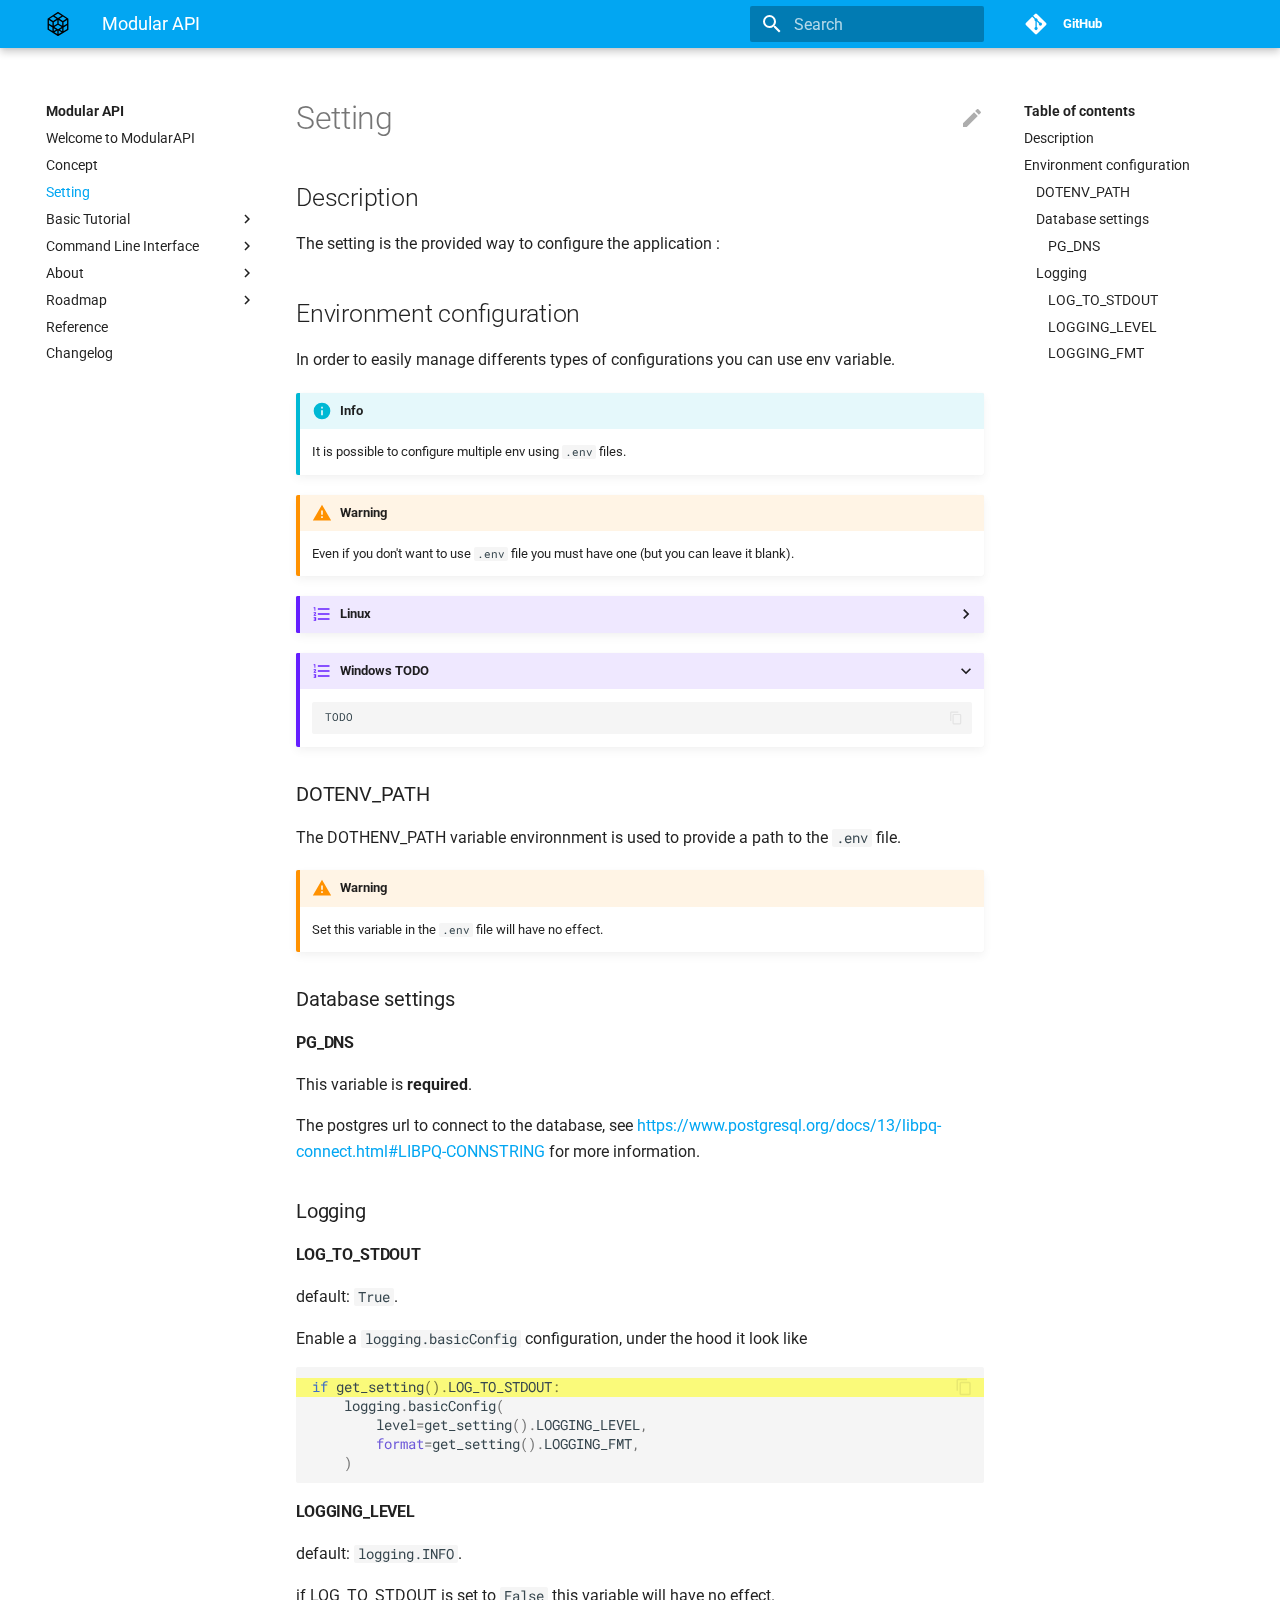
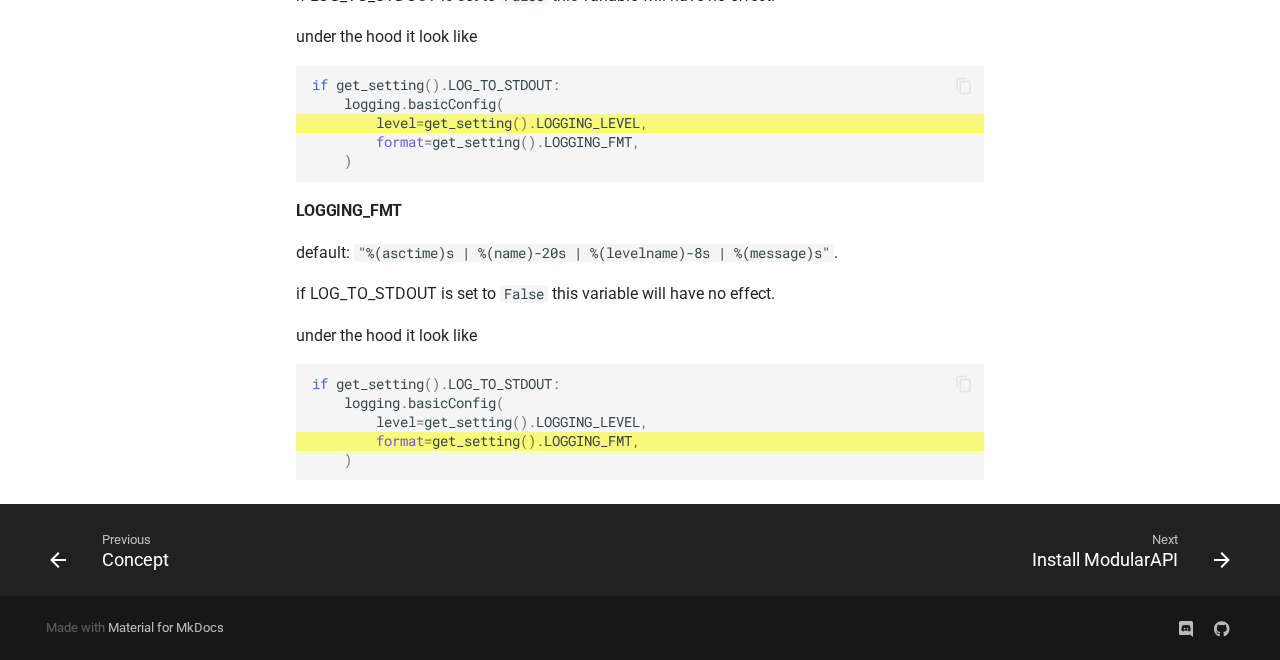
<file: setting/index.html>
<!doctype html>
<html lang="en" class="no-js">
  <head>
    
      <meta charset="utf-8">
      <meta name="viewport" content="width=device-width,initial-scale=1">
      
      
      
      <link rel="shortcut icon" href="../assets/images/favicon.png">
      <meta name="generator" content="mkdocs-1.1.2, mkdocs-material-6.1.0">
    
    
      
        <title>Setting - Modular API</title>
      
    
    
      <link rel="stylesheet" href="../assets/stylesheets/main.bc7e593a.min.css">
      
        
        <link rel="stylesheet" href="../assets/stylesheets/palette.ab28b872.min.css">
        
          
          
          <meta name="theme-color" content="#02a6f2">
        
      
    
    
    
      
        
        <link href="https://fonts.gstatic.com" rel="preconnect" crossorigin>
        <link rel="stylesheet" href="https://fonts.googleapis.com/css?family=Roboto:300,400,400i,700%7CRoboto+Mono&display=fallback">
        <style>body,input{font-family:"Roboto",-apple-system,BlinkMacSystemFont,Helvetica,Arial,sans-serif}code,kbd,pre{font-family:"Roboto Mono",SFMono-Regular,Consolas,Menlo,monospace}</style>
      
    
    
    
      <link rel="stylesheet" href="../stylesheets/extra.css">
    
    
      
    
    
  </head>
  
  
    
    
    
    
    
    <body dir="ltr" data-md-color-scheme="" data-md-color-primary="light-blue" data-md-color-accent="">
      
  
    <input class="md-toggle" data-md-toggle="drawer" type="checkbox" id="__drawer" autocomplete="off">
    <input class="md-toggle" data-md-toggle="search" type="checkbox" id="__search" autocomplete="off">
    <label class="md-overlay" for="__drawer"></label>
    <div data-md-component="skip">
      
        
        <a href="#description" class="md-skip">
          Skip to content
        </a>
      
    </div>
    <div data-md-component="announce">
      
    </div>
    
      

<header class="md-header" data-md-component="header">
  <nav class="md-header-nav md-grid" aria-label="Header">
    <a href=".." title="Modular API" class="md-header-nav__button md-logo" aria-label="Modular API">
      
  <img src="../img/modular.svg" alt="logo">

    </a>
    <label class="md-header-nav__button md-icon" for="__drawer">
      <svg xmlns="http://www.w3.org/2000/svg" viewBox="0 0 24 24"><path d="M3 6h18v2H3V6m0 5h18v2H3v-2m0 5h18v2H3v-2z"/></svg>
    </label>
    <div class="md-header-nav__title" data-md-component="header-title">
      
        <div class="md-header-nav__ellipsis">
          <span class="md-header-nav__topic md-ellipsis">
            Modular API
          </span>
          <span class="md-header-nav__topic md-ellipsis">
            
              Setting
            
          </span>
        </div>
      
    </div>
    
      <label class="md-header-nav__button md-icon" for="__search">
        <svg xmlns="http://www.w3.org/2000/svg" viewBox="0 0 24 24"><path d="M9.5 3A6.5 6.5 0 0116 9.5c0 1.61-.59 3.09-1.56 4.23l.27.27h.79l5 5-1.5 1.5-5-5v-.79l-.27-.27A6.516 6.516 0 019.5 16 6.5 6.5 0 013 9.5 6.5 6.5 0 019.5 3m0 2C7 5 5 7 5 9.5S7 14 9.5 14 14 12 14 9.5 12 5 9.5 5z"/></svg>
      </label>
      
<div class="md-search" data-md-component="search" role="dialog">
  <label class="md-search__overlay" for="__search"></label>
  <div class="md-search__inner" role="search">
    <form class="md-search__form" name="search">
      <input type="text" class="md-search__input" name="query" aria-label="Search" placeholder="Search" autocapitalize="off" autocorrect="off" autocomplete="off" spellcheck="false" data-md-component="search-query" data-md-state="active">
      <label class="md-search__icon md-icon" for="__search">
        <svg xmlns="http://www.w3.org/2000/svg" viewBox="0 0 24 24"><path d="M9.5 3A6.5 6.5 0 0116 9.5c0 1.61-.59 3.09-1.56 4.23l.27.27h.79l5 5-1.5 1.5-5-5v-.79l-.27-.27A6.516 6.516 0 019.5 16 6.5 6.5 0 013 9.5 6.5 6.5 0 019.5 3m0 2C7 5 5 7 5 9.5S7 14 9.5 14 14 12 14 9.5 12 5 9.5 5z"/></svg>
        <svg xmlns="http://www.w3.org/2000/svg" viewBox="0 0 24 24"><path d="M20 11v2H8l5.5 5.5-1.42 1.42L4.16 12l7.92-7.92L13.5 5.5 8 11h12z"/></svg>
      </label>
      <button type="reset" class="md-search__icon md-icon" aria-label="Clear" data-md-component="search-reset" tabindex="-1">
        <svg xmlns="http://www.w3.org/2000/svg" viewBox="0 0 24 24"><path d="M19 6.41L17.59 5 12 10.59 6.41 5 5 6.41 10.59 12 5 17.59 6.41 19 12 13.41 17.59 19 19 17.59 13.41 12 19 6.41z"/></svg>
      </button>
    </form>
    <div class="md-search__output">
      <div class="md-search__scrollwrap" data-md-scrollfix>
        <div class="md-search-result" data-md-component="search-result">
          <div class="md-search-result__meta">
            Initializing search
          </div>
          <ol class="md-search-result__list"></ol>
        </div>
      </div>
    </div>
  </div>
</div>
    
    
      <div class="md-header-nav__source">
        
<a href="https://github.com/Modular-Lab/Modular-API/" title="Go to repository" class="md-source">
  <div class="md-source__icon md-icon">
    
    <svg xmlns="http://www.w3.org/2000/svg" viewBox="0 0 448 512"><path d="M439.55 236.05L244 40.45a28.87 28.87 0 00-40.81 0l-40.66 40.63 51.52 51.52c27.06-9.14 52.68 16.77 43.39 43.68l49.66 49.66c34.23-11.8 61.18 31 35.47 56.69-26.49 26.49-70.21-2.87-56-37.34L240.22 199v121.85c25.3 12.54 22.26 41.85 9.08 55a34.34 34.34 0 01-48.55 0c-17.57-17.6-11.07-46.91 11.25-56v-123c-20.8-8.51-24.6-30.74-18.64-45L142.57 101 8.45 235.14a28.86 28.86 0 000 40.81l195.61 195.6a28.86 28.86 0 0040.8 0l194.69-194.69a28.86 28.86 0 000-40.81z"/></svg>
  </div>
  <div class="md-source__repository">
    GitHub
  </div>
</a>
      </div>
    
  </nav>
</header>
    
    <div class="md-container" data-md-component="container">
      
      
        
      
      <main class="md-main" data-md-component="main">
        <div class="md-main__inner md-grid">
          
            
              <div class="md-sidebar md-sidebar--primary" data-md-component="navigation">
                <div class="md-sidebar__scrollwrap">
                  <div class="md-sidebar__inner">
                    

<nav class="md-nav md-nav--primary" aria-label="Navigation" data-md-level="0">
  <label class="md-nav__title" for="__drawer">
    <a href=".." title="Modular API" class="md-nav__button md-logo" aria-label="Modular API">
      
  <img src="../img/modular.svg" alt="logo">

    </a>
    Modular API
  </label>
  
    <div class="md-nav__source">
      
<a href="https://github.com/Modular-Lab/Modular-API/" title="Go to repository" class="md-source">
  <div class="md-source__icon md-icon">
    
    <svg xmlns="http://www.w3.org/2000/svg" viewBox="0 0 448 512"><path d="M439.55 236.05L244 40.45a28.87 28.87 0 00-40.81 0l-40.66 40.63 51.52 51.52c27.06-9.14 52.68 16.77 43.39 43.68l49.66 49.66c34.23-11.8 61.18 31 35.47 56.69-26.49 26.49-70.21-2.87-56-37.34L240.22 199v121.85c25.3 12.54 22.26 41.85 9.08 55a34.34 34.34 0 01-48.55 0c-17.57-17.6-11.07-46.91 11.25-56v-123c-20.8-8.51-24.6-30.74-18.64-45L142.57 101 8.45 235.14a28.86 28.86 0 000 40.81l195.61 195.6a28.86 28.86 0 0040.8 0l194.69-194.69a28.86 28.86 0 000-40.81z"/></svg>
  </div>
  <div class="md-source__repository">
    GitHub
  </div>
</a>
    </div>
  
  <ul class="md-nav__list" data-md-scrollfix>
    
      
      
      


  <li class="md-nav__item">
    <a href=".." class="md-nav__link">
      Welcome to ModularAPI
    </a>
  </li>

    
      
      
      


  <li class="md-nav__item">
    <a href="../concept/" class="md-nav__link">
      Concept
    </a>
  </li>

    
      
      
      

  


  <li class="md-nav__item md-nav__item--active">
    
    <input class="md-nav__toggle md-toggle" data-md-toggle="toc" type="checkbox" id="__toc">
    
    
      <label class="md-nav__link md-nav__link--active" for="__toc">
        Setting
        <span class="md-nav__icon md-icon"></span>
      </label>
    
    <a href="./" class="md-nav__link md-nav__link--active">
      Setting
    </a>
    
      
<nav class="md-nav md-nav--secondary" aria-label="Table of contents">
  
  
  
    <label class="md-nav__title" for="__toc">
      <span class="md-nav__icon md-icon"></span>
      Table of contents
    </label>
    <ul class="md-nav__list" data-md-scrollfix>
      
        <li class="md-nav__item">
  <a href="#description" class="md-nav__link">
    Description
  </a>
  
</li>
      
        <li class="md-nav__item">
  <a href="#environment-configuration" class="md-nav__link">
    Environment configuration
  </a>
  
    <nav class="md-nav" aria-label="Environment configuration">
      <ul class="md-nav__list">
        
          <li class="md-nav__item">
  <a href="#dotenv_path" class="md-nav__link">
    DOTENV_PATH
  </a>
  
</li>
        
          <li class="md-nav__item">
  <a href="#database-settings" class="md-nav__link">
    Database settings
  </a>
  
    <nav class="md-nav" aria-label="Database settings">
      <ul class="md-nav__list">
        
          <li class="md-nav__item">
  <a href="#pg_dns" class="md-nav__link">
    PG_DNS
  </a>
  
</li>
        
      </ul>
    </nav>
  
</li>
        
          <li class="md-nav__item">
  <a href="#logging" class="md-nav__link">
    Logging
  </a>
  
    <nav class="md-nav" aria-label="Logging">
      <ul class="md-nav__list">
        
          <li class="md-nav__item">
  <a href="#log_to_stdout" class="md-nav__link">
    LOG_TO_STDOUT
  </a>
  
</li>
        
          <li class="md-nav__item">
  <a href="#logging_level" class="md-nav__link">
    LOGGING_LEVEL
  </a>
  
</li>
        
          <li class="md-nav__item">
  <a href="#logging_fmt" class="md-nav__link">
    LOGGING_FMT
  </a>
  
</li>
        
      </ul>
    </nav>
  
</li>
        
      </ul>
    </nav>
  
</li>
      
    </ul>
  
</nav>
    
  </li>

    
      
      
      


  <li class="md-nav__item md-nav__item--nested">
    
      <input class="md-nav__toggle md-toggle" data-md-toggle="nav-4" type="checkbox" id="nav-4">
    
    <label class="md-nav__link" for="nav-4">
      Basic Tutorial
      <span class="md-nav__icon md-icon"></span>
    </label>
    <nav class="md-nav" aria-label="Basic Tutorial" data-md-level="1">
      <label class="md-nav__title" for="nav-4">
        <span class="md-nav__icon md-icon"></span>
        Basic Tutorial
      </label>
      <ul class="md-nav__list" data-md-scrollfix>
        
        
          
          
          


  <li class="md-nav__item">
    <a href="../getting_started/installation/" class="md-nav__link">
      Install ModularAPI
    </a>
  </li>

        
          
          
          


  <li class="md-nav__item">
    <a href="../getting_started/fisrtapp/" class="md-nav__link">
      Create your fisrt app
    </a>
  </li>

        
          
          
          


  <li class="md-nav__item">
    <a href="../getting_started/runapp/" class="md-nav__link">
      Run your first app
    </a>
  </li>

        
      </ul>
    </nav>
  </li>

    
      
      
      


  <li class="md-nav__item md-nav__item--nested">
    
      <input class="md-nav__toggle md-toggle" data-md-toggle="nav-5" type="checkbox" id="nav-5">
    
    <label class="md-nav__link" for="nav-5">
      Command Line Interface
      <span class="md-nav__icon md-icon"></span>
    </label>
    <nav class="md-nav" aria-label="Command Line Interface" data-md-level="1">
      <label class="md-nav__title" for="nav-5">
        <span class="md-nav__icon md-icon"></span>
        Command Line Interface
      </label>
      <ul class="md-nav__list" data-md-scrollfix>
        
        
          
          
          


  <li class="md-nav__item">
    <a href="../cli/init/" class="md-nav__link">
      Init
    </a>
  </li>

        
          
          
          


  <li class="md-nav__item">
    <a href="../cli/modules/" class="md-nav__link">
      Modules
    </a>
  </li>

        
          
          
          


  <li class="md-nav__item">
    <a href="../cli/db/" class="md-nav__link">
      DataBase
    </a>
  </li>

        
      </ul>
    </nav>
  </li>

    
      
      
      


  <li class="md-nav__item md-nav__item--nested">
    
      <input class="md-nav__toggle md-toggle" data-md-toggle="nav-6" type="checkbox" id="nav-6">
    
    <label class="md-nav__link" for="nav-6">
      About
      <span class="md-nav__icon md-icon"></span>
    </label>
    <nav class="md-nav" aria-label="About" data-md-level="1">
      <label class="md-nav__title" for="nav-6">
        <span class="md-nav__icon md-icon"></span>
        About
      </label>
      <ul class="md-nav__list" data-md-scrollfix>
        
        
          
          
          


  <li class="md-nav__item">
    <a href="../about/question/" class="md-nav__link">
      Frequently asked questions
    </a>
  </li>

        
          
          
          


  <li class="md-nav__item">
    <a href="../about/otherprojects/" class="md-nav__link">
      Other projects
    </a>
  </li>

        
      </ul>
    </nav>
  </li>

    
      
      
      


  <li class="md-nav__item md-nav__item--nested">
    
      <input class="md-nav__toggle md-toggle" data-md-toggle="nav-7" type="checkbox" id="nav-7">
    
    <label class="md-nav__link" for="nav-7">
      Roadmap
      <span class="md-nav__icon md-icon"></span>
    </label>
    <nav class="md-nav" aria-label="Roadmap" data-md-level="1">
      <label class="md-nav__title" for="nav-7">
        <span class="md-nav__icon md-icon"></span>
        Roadmap
      </label>
      <ul class="md-nav__list" data-md-scrollfix>
        
        
          
          
          


  <li class="md-nav__item">
    <a href="../roadmap/cliroad/" class="md-nav__link">
      CLI
    </a>
  </li>

        
          
          
          


  <li class="md-nav__item">
    <a href="../roadmap/projectroad/" class="md-nav__link">
      Project
    </a>
  </li>

        
      </ul>
    </nav>
  </li>

    
      
      
      


  <li class="md-nav__item">
    <a href="../reference/" class="md-nav__link">
      Reference
    </a>
  </li>

    
      
      
      


  <li class="md-nav__item">
    <a href="../changelog/" class="md-nav__link">
      Changelog
    </a>
  </li>

    
  </ul>
</nav>
                  </div>
                </div>
              </div>
            
            
              <div class="md-sidebar md-sidebar--secondary" data-md-component="toc">
                <div class="md-sidebar__scrollwrap">
                  <div class="md-sidebar__inner">
                    
<nav class="md-nav md-nav--secondary" aria-label="Table of contents">
  
  
  
    <label class="md-nav__title" for="__toc">
      <span class="md-nav__icon md-icon"></span>
      Table of contents
    </label>
    <ul class="md-nav__list" data-md-scrollfix>
      
        <li class="md-nav__item">
  <a href="#description" class="md-nav__link">
    Description
  </a>
  
</li>
      
        <li class="md-nav__item">
  <a href="#environment-configuration" class="md-nav__link">
    Environment configuration
  </a>
  
    <nav class="md-nav" aria-label="Environment configuration">
      <ul class="md-nav__list">
        
          <li class="md-nav__item">
  <a href="#dotenv_path" class="md-nav__link">
    DOTENV_PATH
  </a>
  
</li>
        
          <li class="md-nav__item">
  <a href="#database-settings" class="md-nav__link">
    Database settings
  </a>
  
    <nav class="md-nav" aria-label="Database settings">
      <ul class="md-nav__list">
        
          <li class="md-nav__item">
  <a href="#pg_dns" class="md-nav__link">
    PG_DNS
  </a>
  
</li>
        
      </ul>
    </nav>
  
</li>
        
          <li class="md-nav__item">
  <a href="#logging" class="md-nav__link">
    Logging
  </a>
  
    <nav class="md-nav" aria-label="Logging">
      <ul class="md-nav__list">
        
          <li class="md-nav__item">
  <a href="#log_to_stdout" class="md-nav__link">
    LOG_TO_STDOUT
  </a>
  
</li>
        
          <li class="md-nav__item">
  <a href="#logging_level" class="md-nav__link">
    LOGGING_LEVEL
  </a>
  
</li>
        
          <li class="md-nav__item">
  <a href="#logging_fmt" class="md-nav__link">
    LOGGING_FMT
  </a>
  
</li>
        
      </ul>
    </nav>
  
</li>
        
      </ul>
    </nav>
  
</li>
      
    </ul>
  
</nav>
                  </div>
                </div>
              </div>
            
          
          <div class="md-content">
            <article class="md-content__inner md-typeset">
              
                
                  <a href="https://github.com/Modular-Lab/Modular-API/edit/main/doc/docs/setting.md" title="Edit this page" class="md-content__button md-icon">
                    <svg xmlns="http://www.w3.org/2000/svg" viewBox="0 0 24 24"><path d="M20.71 7.04c.39-.39.39-1.04 0-1.41l-2.34-2.34c-.37-.39-1.02-.39-1.41 0l-1.84 1.83 3.75 3.75M3 17.25V21h3.75L17.81 9.93l-3.75-3.75L3 17.25z"/></svg>
                  </a>
                
                
                  <h1>Setting</h1>
                
                <h2 id="description">Description<a class="headerlink" href="#description" title="Permanent link">&para;</a></h2>
<p>The setting is the provided way to configure the application :</p>
<h2 id="environment-configuration">Environment configuration<a class="headerlink" href="#environment-configuration" title="Permanent link">&para;</a></h2>
<p>In order to easily manage differents types of configurations you can use env variable.</p>
<div class="admonition info">
<p class="admonition-title">Info</p>
<p>It is possible to configure multiple env using <code>.env</code> files.</p>
</div>
<div class="admonition warning">
<p class="admonition-title">Warning</p>
<p>Even if you don't want to use <code>.env</code> file you must have one (but you can leave it blank).</p>
</div>
<details class="example"><summary>Linux</summary><p><div class="highlight"><pre><span></span><code>DOTENV_PATH=dev.env venv/bin/uvicorn modularapi.asgi:app --reload
</code></pre></div>
<div class="highlight"><pre><span></span><code>DOTENV_PATH=prod.env venv/bin/gunicorn modularapi.asgi:app -k uvicorn.workers.UvicornWorker
</code></pre></div></p>
</details>
<details class="example" open="open"><summary>Windows TODO</summary><div class="highlight"><pre><span></span><code>TODO
</code></pre></div>
</details>
<h3 id="dotenv_path">DOTENV_PATH<a class="headerlink" href="#dotenv_path" title="Permanent link">&para;</a></h3>
<p>The DOTHENV_PATH variable environnment is used to provide a path to the <code>.env</code> file.</p>
<div class="admonition warning">
<p class="admonition-title">Warning</p>
<p>Set this variable in the <code>.env</code> file will have no effect.</p>
</div>
<h3 id="database-settings">Database settings<a class="headerlink" href="#database-settings" title="Permanent link">&para;</a></h3>
<h4 id="pg_dns">PG_DNS<a class="headerlink" href="#pg_dns" title="Permanent link">&para;</a></h4>
<p>This variable is <strong>required</strong>.</p>
<p>The postgres url to connect to the database, see <a href="https://www.postgresql.org/docs/13/libpq-connect.html#LIBPQ-CONNSTRING" target="_blank">https://www.postgresql.org/docs/13/libpq-connect.html#LIBPQ-CONNSTRING</a> for more information.</p>
<h3 id="logging">Logging<a class="headerlink" href="#logging" title="Permanent link">&para;</a></h3>
<h4 id="log_to_stdout">LOG_TO_STDOUT<a class="headerlink" href="#log_to_stdout" title="Permanent link">&para;</a></h4>
<p>default: <code>True</code>.</p>
<p>Enable a <code>logging.basicConfig</code> configuration, under the hood it look like
<div class="highlight"><pre><span></span><code><span class="hll"><span class="k">if</span> <span class="n">get_setting</span><span class="p">()</span><span class="o">.</span><span class="n">LOG_TO_STDOUT</span><span class="p">:</span>
</span>    <span class="n">logging</span><span class="o">.</span><span class="n">basicConfig</span><span class="p">(</span>
        <span class="n">level</span><span class="o">=</span><span class="n">get_setting</span><span class="p">()</span><span class="o">.</span><span class="n">LOGGING_LEVEL</span><span class="p">,</span>
        <span class="nb">format</span><span class="o">=</span><span class="n">get_setting</span><span class="p">()</span><span class="o">.</span><span class="n">LOGGING_FMT</span><span class="p">,</span>
    <span class="p">)</span>
</code></pre></div></p>
<h4 id="logging_level">LOGGING_LEVEL<a class="headerlink" href="#logging_level" title="Permanent link">&para;</a></h4>
<p>default: <code>logging.INFO</code>.</p>
<p>if LOG_TO_STDOUT is set to <code>False</code> this variable will have no effect.</p>
<p>under the hood it look like
<div class="highlight"><pre><span></span><code><span class="k">if</span> <span class="n">get_setting</span><span class="p">()</span><span class="o">.</span><span class="n">LOG_TO_STDOUT</span><span class="p">:</span>
    <span class="n">logging</span><span class="o">.</span><span class="n">basicConfig</span><span class="p">(</span>
<span class="hll">        <span class="n">level</span><span class="o">=</span><span class="n">get_setting</span><span class="p">()</span><span class="o">.</span><span class="n">LOGGING_LEVEL</span><span class="p">,</span>
</span>        <span class="nb">format</span><span class="o">=</span><span class="n">get_setting</span><span class="p">()</span><span class="o">.</span><span class="n">LOGGING_FMT</span><span class="p">,</span>
    <span class="p">)</span>
</code></pre></div></p>
<h4 id="logging_fmt">LOGGING_FMT<a class="headerlink" href="#logging_fmt" title="Permanent link">&para;</a></h4>
<p>default: <code>"%(asctime)s | %(name)-20s | %(levelname)-8s | %(message)s"</code>.</p>
<p>if LOG_TO_STDOUT is set to <code>False</code> this variable will have no effect.</p>
<p>under the hood it look like
<div class="highlight"><pre><span></span><code><span class="k">if</span> <span class="n">get_setting</span><span class="p">()</span><span class="o">.</span><span class="n">LOG_TO_STDOUT</span><span class="p">:</span>
    <span class="n">logging</span><span class="o">.</span><span class="n">basicConfig</span><span class="p">(</span>
        <span class="n">level</span><span class="o">=</span><span class="n">get_setting</span><span class="p">()</span><span class="o">.</span><span class="n">LOGGING_LEVEL</span><span class="p">,</span>
<span class="hll">        <span class="nb">format</span><span class="o">=</span><span class="n">get_setting</span><span class="p">()</span><span class="o">.</span><span class="n">LOGGING_FMT</span><span class="p">,</span>
</span>    <span class="p">)</span>
</code></pre></div></p>
                
              
              
                


              
            </article>
          </div>
        </div>
      </main>
      
        
<footer class="md-footer">
  
    <div class="md-footer-nav">
      <nav class="md-footer-nav__inner md-grid" aria-label="Footer">
        
          <a href="../concept/" class="md-footer-nav__link md-footer-nav__link--prev" rel="prev">
            <div class="md-footer-nav__button md-icon">
              <svg xmlns="http://www.w3.org/2000/svg" viewBox="0 0 24 24"><path d="M20 11v2H8l5.5 5.5-1.42 1.42L4.16 12l7.92-7.92L13.5 5.5 8 11h12z"/></svg>
            </div>
            <div class="md-footer-nav__title">
              <div class="md-ellipsis">
                <span class="md-footer-nav__direction">
                  Previous
                </span>
                Concept
              </div>
            </div>
          </a>
        
        
          <a href="../getting_started/installation/" class="md-footer-nav__link md-footer-nav__link--next" rel="next">
            <div class="md-footer-nav__title">
              <div class="md-ellipsis">
                <span class="md-footer-nav__direction">
                  Next
                </span>
                Install ModularAPI
              </div>
            </div>
            <div class="md-footer-nav__button md-icon">
              <svg xmlns="http://www.w3.org/2000/svg" viewBox="0 0 24 24"><path d="M4 11v2h12l-5.5 5.5 1.42 1.42L19.84 12l-7.92-7.92L10.5 5.5 16 11H4z"/></svg>
            </div>
          </a>
        
      </nav>
    </div>
  
  <div class="md-footer-meta md-typeset">
    <div class="md-footer-meta__inner md-grid">
      <div class="md-footer-copyright">
        
        Made with
        <a href="https://squidfunk.github.io/mkdocs-material/" target="_blank" rel="noopener">
          Material for MkDocs
        </a>
      </div>
      
  <div class="md-footer-social">
    
      
      
        
        
      
      <a href="https://discord.gg/EFzdnHw2pH" target="_blank" rel="noopener" title="discord.gg" class="md-footer-social__link">
        <svg xmlns="http://www.w3.org/2000/svg" viewBox="0 0 448 512"><path d="M297.216 243.2c0 15.616-11.52 28.416-26.112 28.416-14.336 0-26.112-12.8-26.112-28.416s11.52-28.416 26.112-28.416c14.592 0 26.112 12.8 26.112 28.416zm-119.552-28.416c-14.592 0-26.112 12.8-26.112 28.416s11.776 28.416 26.112 28.416c14.592 0 26.112-12.8 26.112-28.416.256-15.616-11.52-28.416-26.112-28.416zM448 52.736V512c-64.494-56.994-43.868-38.128-118.784-107.776l13.568 47.36H52.48C23.552 451.584 0 428.032 0 398.848V52.736C0 23.552 23.552 0 52.48 0h343.04C424.448 0 448 23.552 448 52.736zm-72.96 242.688c0-82.432-36.864-149.248-36.864-149.248-36.864-27.648-71.936-26.88-71.936-26.88l-3.584 4.096c43.52 13.312 63.744 32.512 63.744 32.512-60.811-33.329-132.244-33.335-191.232-7.424-9.472 4.352-15.104 7.424-15.104 7.424s21.248-20.224 67.328-33.536l-2.56-3.072s-35.072-.768-71.936 26.88c0 0-36.864 66.816-36.864 149.248 0 0 21.504 37.12 78.08 38.912 0 0 9.472-11.52 17.152-21.248-32.512-9.728-44.8-30.208-44.8-30.208 3.766 2.636 9.976 6.053 10.496 6.4 43.21 24.198 104.588 32.126 159.744 8.96 8.96-3.328 18.944-8.192 29.44-15.104 0 0-12.8 20.992-46.336 30.464 7.68 9.728 16.896 20.736 16.896 20.736 56.576-1.792 78.336-38.912 78.336-38.912z"/></svg>
      </a>
    
      
      
        
        
      
      <a href="https://github.com/Modular-Lab/Modular-API" target="_blank" rel="noopener" title="github.com" class="md-footer-social__link">
        <svg xmlns="http://www.w3.org/2000/svg" viewBox="0 0 496 512"><path d="M165.9 397.4c0 2-2.3 3.6-5.2 3.6-3.3.3-5.6-1.3-5.6-3.6 0-2 2.3-3.6 5.2-3.6 3-.3 5.6 1.3 5.6 3.6zm-31.1-4.5c-.7 2 1.3 4.3 4.3 4.9 2.6 1 5.6 0 6.2-2s-1.3-4.3-4.3-5.2c-2.6-.7-5.5.3-6.2 2.3zm44.2-1.7c-2.9.7-4.9 2.6-4.6 4.9.3 2 2.9 3.3 5.9 2.6 2.9-.7 4.9-2.6 4.6-4.6-.3-1.9-3-3.2-5.9-2.9zM244.8 8C106.1 8 0 113.3 0 252c0 110.9 69.8 205.8 169.5 239.2 12.8 2.3 17.3-5.6 17.3-12.1 0-6.2-.3-40.4-.3-61.4 0 0-70 15-84.7-29.8 0 0-11.4-29.1-27.8-36.6 0 0-22.9-15.7 1.6-15.4 0 0 24.9 2 38.6 25.8 21.9 38.6 58.6 27.5 72.9 20.9 2.3-16 8.8-27.1 16-33.7-55.9-6.2-112.3-14.3-112.3-110.5 0-27.5 7.6-41.3 23.6-58.9-2.6-6.5-11.1-33.3 2.6-67.9 20.9-6.5 69 27 69 27 20-5.6 41.5-8.5 62.8-8.5s42.8 2.9 62.8 8.5c0 0 48.1-33.6 69-27 13.7 34.7 5.2 61.4 2.6 67.9 16 17.7 25.8 31.5 25.8 58.9 0 96.5-58.9 104.2-114.8 110.5 9.2 7.9 17 22.9 17 46.4 0 33.7-.3 75.4-.3 83.6 0 6.5 4.6 14.4 17.3 12.1C428.2 457.8 496 362.9 496 252 496 113.3 383.5 8 244.8 8zM97.2 352.9c-1.3 1-1 3.3.7 5.2 1.6 1.6 3.9 2.3 5.2 1 1.3-1 1-3.3-.7-5.2-1.6-1.6-3.9-2.3-5.2-1zm-10.8-8.1c-.7 1.3.3 2.9 2.3 3.9 1.6 1 3.6.7 4.3-.7.7-1.3-.3-2.9-2.3-3.9-2-.6-3.6-.3-4.3.7zm32.4 35.6c-1.6 1.3-1 4.3 1.3 6.2 2.3 2.3 5.2 2.6 6.5 1 1.3-1.3.7-4.3-1.3-6.2-2.2-2.3-5.2-2.6-6.5-1zm-11.4-14.7c-1.6 1-1.6 3.6 0 5.9 1.6 2.3 4.3 3.3 5.6 2.3 1.6-1.3 1.6-3.9 0-6.2-1.4-2.3-4-3.3-5.6-2z"/></svg>
      </a>
    
  </div>

    </div>
  </div>
</footer>
      
    </div>
    
      <script src="../assets/javascripts/vendor.6a3d08fc.min.js"></script>
      <script src="../assets/javascripts/bundle.71201edf.min.js"></script><script id="__lang" type="application/json">{"clipboard.copy": "Copy to clipboard", "clipboard.copied": "Copied to clipboard", "search.config.lang": "en", "search.config.pipeline": "trimmer, stopWordFilter", "search.config.separator": "[\\s\\-]+", "search.placeholder": "Search", "search.result.placeholder": "Type to start searching", "search.result.none": "No matching documents", "search.result.one": "1 matching document", "search.result.other": "# matching documents", "search.result.more.one": "1 more on this page", "search.result.more.other": "# more on this page", "search.result.term.missing": "Missing"}</script>
      
      <script>
        app = initialize({
          base: "..",
          features: [],
          search: Object.assign({
            worker: "../assets/javascripts/worker/search.4ac00218.min.js"
          }, typeof search !== "undefined" && search)
        })
      </script>
      
    
  </body>
</html>
</file>
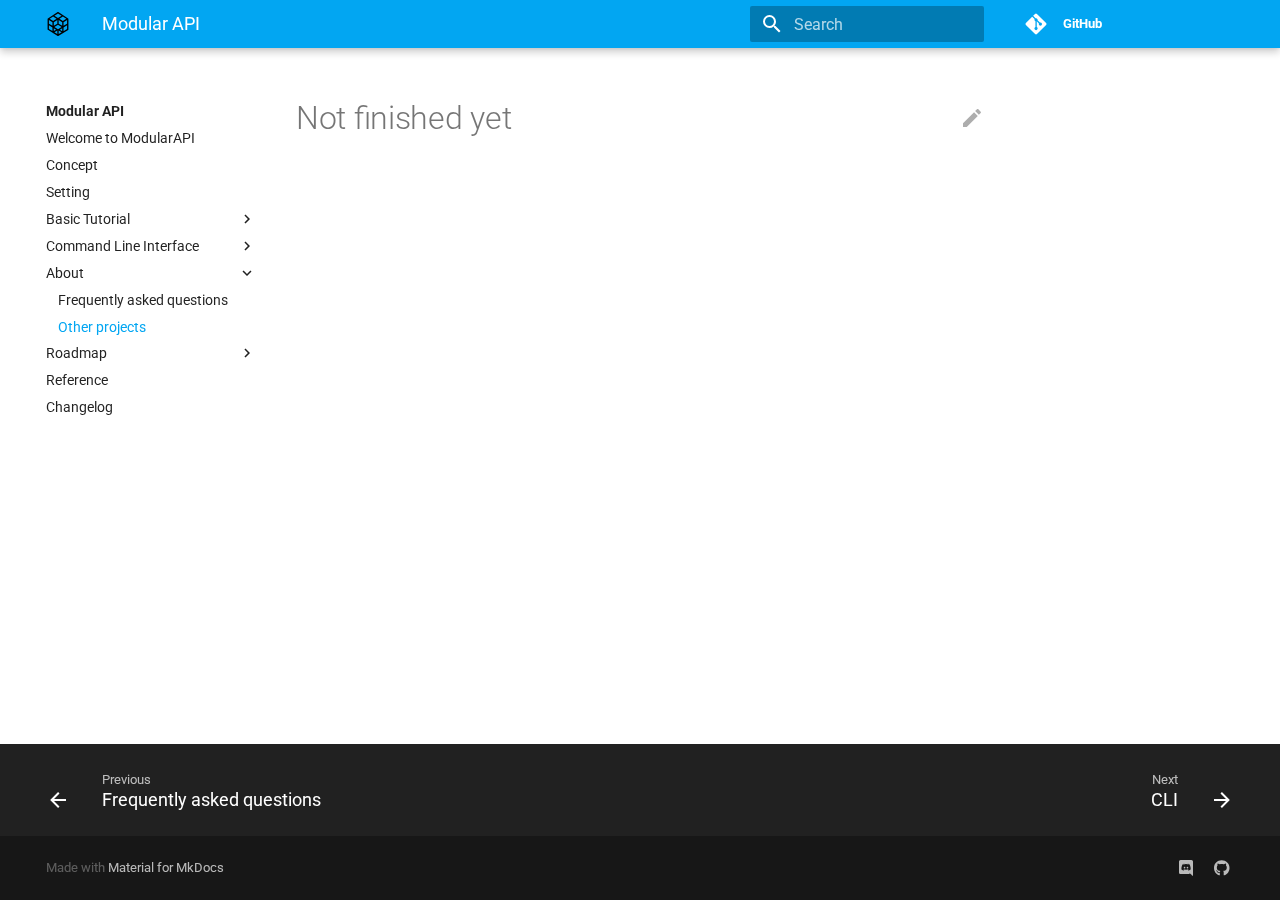
<file: about/otherprojects/index.html>
<!doctype html>
<html lang="en" class="no-js">
  <head>
    
      <meta charset="utf-8">
      <meta name="viewport" content="width=device-width,initial-scale=1">
      
      
      
      <link rel="shortcut icon" href="../../assets/images/favicon.png">
      <meta name="generator" content="mkdocs-1.1.2, mkdocs-material-6.1.0">
    
    
      
        <title>Other projects - Modular API</title>
      
    
    
      <link rel="stylesheet" href="../../assets/stylesheets/main.bc7e593a.min.css">
      
        
        <link rel="stylesheet" href="../../assets/stylesheets/palette.ab28b872.min.css">
        
          
          
          <meta name="theme-color" content="#02a6f2">
        
      
    
    
    
      
        
        <link href="https://fonts.gstatic.com" rel="preconnect" crossorigin>
        <link rel="stylesheet" href="https://fonts.googleapis.com/css?family=Roboto:300,400,400i,700%7CRoboto+Mono&display=fallback">
        <style>body,input{font-family:"Roboto",-apple-system,BlinkMacSystemFont,Helvetica,Arial,sans-serif}code,kbd,pre{font-family:"Roboto Mono",SFMono-Regular,Consolas,Menlo,monospace}</style>
      
    
    
    
      <link rel="stylesheet" href="../../stylesheets/extra.css">
    
    
      
    
    
  </head>
  
  
    
    
    
    
    
    <body dir="ltr" data-md-color-scheme="" data-md-color-primary="light-blue" data-md-color-accent="">
      
  
    <input class="md-toggle" data-md-toggle="drawer" type="checkbox" id="__drawer" autocomplete="off">
    <input class="md-toggle" data-md-toggle="search" type="checkbox" id="__search" autocomplete="off">
    <label class="md-overlay" for="__drawer"></label>
    <div data-md-component="skip">
      
        
        <a href="#not-finished-yet" class="md-skip">
          Skip to content
        </a>
      
    </div>
    <div data-md-component="announce">
      
    </div>
    
      

<header class="md-header" data-md-component="header">
  <nav class="md-header-nav md-grid" aria-label="Header">
    <a href="../.." title="Modular API" class="md-header-nav__button md-logo" aria-label="Modular API">
      
  <img src="../../img/modular.svg" alt="logo">

    </a>
    <label class="md-header-nav__button md-icon" for="__drawer">
      <svg xmlns="http://www.w3.org/2000/svg" viewBox="0 0 24 24"><path d="M3 6h18v2H3V6m0 5h18v2H3v-2m0 5h18v2H3v-2z"/></svg>
    </label>
    <div class="md-header-nav__title" data-md-component="header-title">
      
        <div class="md-header-nav__ellipsis">
          <span class="md-header-nav__topic md-ellipsis">
            Modular API
          </span>
          <span class="md-header-nav__topic md-ellipsis">
            
              Other projects
            
          </span>
        </div>
      
    </div>
    
      <label class="md-header-nav__button md-icon" for="__search">
        <svg xmlns="http://www.w3.org/2000/svg" viewBox="0 0 24 24"><path d="M9.5 3A6.5 6.5 0 0116 9.5c0 1.61-.59 3.09-1.56 4.23l.27.27h.79l5 5-1.5 1.5-5-5v-.79l-.27-.27A6.516 6.516 0 019.5 16 6.5 6.5 0 013 9.5 6.5 6.5 0 019.5 3m0 2C7 5 5 7 5 9.5S7 14 9.5 14 14 12 14 9.5 12 5 9.5 5z"/></svg>
      </label>
      
<div class="md-search" data-md-component="search" role="dialog">
  <label class="md-search__overlay" for="__search"></label>
  <div class="md-search__inner" role="search">
    <form class="md-search__form" name="search">
      <input type="text" class="md-search__input" name="query" aria-label="Search" placeholder="Search" autocapitalize="off" autocorrect="off" autocomplete="off" spellcheck="false" data-md-component="search-query" data-md-state="active">
      <label class="md-search__icon md-icon" for="__search">
        <svg xmlns="http://www.w3.org/2000/svg" viewBox="0 0 24 24"><path d="M9.5 3A6.5 6.5 0 0116 9.5c0 1.61-.59 3.09-1.56 4.23l.27.27h.79l5 5-1.5 1.5-5-5v-.79l-.27-.27A6.516 6.516 0 019.5 16 6.5 6.5 0 013 9.5 6.5 6.5 0 019.5 3m0 2C7 5 5 7 5 9.5S7 14 9.5 14 14 12 14 9.5 12 5 9.5 5z"/></svg>
        <svg xmlns="http://www.w3.org/2000/svg" viewBox="0 0 24 24"><path d="M20 11v2H8l5.5 5.5-1.42 1.42L4.16 12l7.92-7.92L13.5 5.5 8 11h12z"/></svg>
      </label>
      <button type="reset" class="md-search__icon md-icon" aria-label="Clear" data-md-component="search-reset" tabindex="-1">
        <svg xmlns="http://www.w3.org/2000/svg" viewBox="0 0 24 24"><path d="M19 6.41L17.59 5 12 10.59 6.41 5 5 6.41 10.59 12 5 17.59 6.41 19 12 13.41 17.59 19 19 17.59 13.41 12 19 6.41z"/></svg>
      </button>
    </form>
    <div class="md-search__output">
      <div class="md-search__scrollwrap" data-md-scrollfix>
        <div class="md-search-result" data-md-component="search-result">
          <div class="md-search-result__meta">
            Initializing search
          </div>
          <ol class="md-search-result__list"></ol>
        </div>
      </div>
    </div>
  </div>
</div>
    
    
      <div class="md-header-nav__source">
        
<a href="https://github.com/Modular-Lab/Modular-API/" title="Go to repository" class="md-source">
  <div class="md-source__icon md-icon">
    
    <svg xmlns="http://www.w3.org/2000/svg" viewBox="0 0 448 512"><path d="M439.55 236.05L244 40.45a28.87 28.87 0 00-40.81 0l-40.66 40.63 51.52 51.52c27.06-9.14 52.68 16.77 43.39 43.68l49.66 49.66c34.23-11.8 61.18 31 35.47 56.69-26.49 26.49-70.21-2.87-56-37.34L240.22 199v121.85c25.3 12.54 22.26 41.85 9.08 55a34.34 34.34 0 01-48.55 0c-17.57-17.6-11.07-46.91 11.25-56v-123c-20.8-8.51-24.6-30.74-18.64-45L142.57 101 8.45 235.14a28.86 28.86 0 000 40.81l195.61 195.6a28.86 28.86 0 0040.8 0l194.69-194.69a28.86 28.86 0 000-40.81z"/></svg>
  </div>
  <div class="md-source__repository">
    GitHub
  </div>
</a>
      </div>
    
  </nav>
</header>
    
    <div class="md-container" data-md-component="container">
      
      
        
      
      <main class="md-main" data-md-component="main">
        <div class="md-main__inner md-grid">
          
            
              <div class="md-sidebar md-sidebar--primary" data-md-component="navigation">
                <div class="md-sidebar__scrollwrap">
                  <div class="md-sidebar__inner">
                    

<nav class="md-nav md-nav--primary" aria-label="Navigation" data-md-level="0">
  <label class="md-nav__title" for="__drawer">
    <a href="../.." title="Modular API" class="md-nav__button md-logo" aria-label="Modular API">
      
  <img src="../../img/modular.svg" alt="logo">

    </a>
    Modular API
  </label>
  
    <div class="md-nav__source">
      
<a href="https://github.com/Modular-Lab/Modular-API/" title="Go to repository" class="md-source">
  <div class="md-source__icon md-icon">
    
    <svg xmlns="http://www.w3.org/2000/svg" viewBox="0 0 448 512"><path d="M439.55 236.05L244 40.45a28.87 28.87 0 00-40.81 0l-40.66 40.63 51.52 51.52c27.06-9.14 52.68 16.77 43.39 43.68l49.66 49.66c34.23-11.8 61.18 31 35.47 56.69-26.49 26.49-70.21-2.87-56-37.34L240.22 199v121.85c25.3 12.54 22.26 41.85 9.08 55a34.34 34.34 0 01-48.55 0c-17.57-17.6-11.07-46.91 11.25-56v-123c-20.8-8.51-24.6-30.74-18.64-45L142.57 101 8.45 235.14a28.86 28.86 0 000 40.81l195.61 195.6a28.86 28.86 0 0040.8 0l194.69-194.69a28.86 28.86 0 000-40.81z"/></svg>
  </div>
  <div class="md-source__repository">
    GitHub
  </div>
</a>
    </div>
  
  <ul class="md-nav__list" data-md-scrollfix>
    
      
      
      


  <li class="md-nav__item">
    <a href="../.." class="md-nav__link">
      Welcome to ModularAPI
    </a>
  </li>

    
      
      
      


  <li class="md-nav__item">
    <a href="../../concept/" class="md-nav__link">
      Concept
    </a>
  </li>

    
      
      
      


  <li class="md-nav__item">
    <a href="../../setting/" class="md-nav__link">
      Setting
    </a>
  </li>

    
      
      
      


  <li class="md-nav__item md-nav__item--nested">
    
      <input class="md-nav__toggle md-toggle" data-md-toggle="nav-4" type="checkbox" id="nav-4">
    
    <label class="md-nav__link" for="nav-4">
      Basic Tutorial
      <span class="md-nav__icon md-icon"></span>
    </label>
    <nav class="md-nav" aria-label="Basic Tutorial" data-md-level="1">
      <label class="md-nav__title" for="nav-4">
        <span class="md-nav__icon md-icon"></span>
        Basic Tutorial
      </label>
      <ul class="md-nav__list" data-md-scrollfix>
        
        
          
          
          


  <li class="md-nav__item">
    <a href="../../getting_started/installation/" class="md-nav__link">
      Install ModularAPI
    </a>
  </li>

        
          
          
          


  <li class="md-nav__item">
    <a href="../../getting_started/fisrtapp/" class="md-nav__link">
      Create your fisrt app
    </a>
  </li>

        
          
          
          


  <li class="md-nav__item">
    <a href="../../getting_started/runapp/" class="md-nav__link">
      Run your first app
    </a>
  </li>

        
      </ul>
    </nav>
  </li>

    
      
      
      


  <li class="md-nav__item md-nav__item--nested">
    
      <input class="md-nav__toggle md-toggle" data-md-toggle="nav-5" type="checkbox" id="nav-5">
    
    <label class="md-nav__link" for="nav-5">
      Command Line Interface
      <span class="md-nav__icon md-icon"></span>
    </label>
    <nav class="md-nav" aria-label="Command Line Interface" data-md-level="1">
      <label class="md-nav__title" for="nav-5">
        <span class="md-nav__icon md-icon"></span>
        Command Line Interface
      </label>
      <ul class="md-nav__list" data-md-scrollfix>
        
        
          
          
          


  <li class="md-nav__item">
    <a href="../../cli/init/" class="md-nav__link">
      Init
    </a>
  </li>

        
          
          
          


  <li class="md-nav__item">
    <a href="../../cli/modules/" class="md-nav__link">
      Modules
    </a>
  </li>

        
          
          
          


  <li class="md-nav__item">
    <a href="../../cli/db/" class="md-nav__link">
      DataBase
    </a>
  </li>

        
      </ul>
    </nav>
  </li>

    
      
      
      

  


  <li class="md-nav__item md-nav__item--active md-nav__item--nested">
    
      <input class="md-nav__toggle md-toggle" data-md-toggle="nav-6" type="checkbox" id="nav-6" checked>
    
    <label class="md-nav__link" for="nav-6">
      About
      <span class="md-nav__icon md-icon"></span>
    </label>
    <nav class="md-nav" aria-label="About" data-md-level="1">
      <label class="md-nav__title" for="nav-6">
        <span class="md-nav__icon md-icon"></span>
        About
      </label>
      <ul class="md-nav__list" data-md-scrollfix>
        
        
          
          
          


  <li class="md-nav__item">
    <a href="../question/" class="md-nav__link">
      Frequently asked questions
    </a>
  </li>

        
          
          
          

  


  <li class="md-nav__item md-nav__item--active">
    
    <input class="md-nav__toggle md-toggle" data-md-toggle="toc" type="checkbox" id="__toc">
    
      
    
    
    <a href="./" class="md-nav__link md-nav__link--active">
      Other projects
    </a>
    
  </li>

        
      </ul>
    </nav>
  </li>

    
      
      
      


  <li class="md-nav__item md-nav__item--nested">
    
      <input class="md-nav__toggle md-toggle" data-md-toggle="nav-7" type="checkbox" id="nav-7">
    
    <label class="md-nav__link" for="nav-7">
      Roadmap
      <span class="md-nav__icon md-icon"></span>
    </label>
    <nav class="md-nav" aria-label="Roadmap" data-md-level="1">
      <label class="md-nav__title" for="nav-7">
        <span class="md-nav__icon md-icon"></span>
        Roadmap
      </label>
      <ul class="md-nav__list" data-md-scrollfix>
        
        
          
          
          


  <li class="md-nav__item">
    <a href="../../roadmap/cliroad/" class="md-nav__link">
      CLI
    </a>
  </li>

        
          
          
          


  <li class="md-nav__item">
    <a href="../../roadmap/projectroad/" class="md-nav__link">
      Project
    </a>
  </li>

        
      </ul>
    </nav>
  </li>

    
      
      
      


  <li class="md-nav__item">
    <a href="../../reference/" class="md-nav__link">
      Reference
    </a>
  </li>

    
      
      
      


  <li class="md-nav__item">
    <a href="../../changelog/" class="md-nav__link">
      Changelog
    </a>
  </li>

    
  </ul>
</nav>
                  </div>
                </div>
              </div>
            
            
              <div class="md-sidebar md-sidebar--secondary" data-md-component="toc">
                <div class="md-sidebar__scrollwrap">
                  <div class="md-sidebar__inner">
                    
<nav class="md-nav md-nav--secondary" aria-label="Table of contents">
  
  
    
  
  
</nav>
                  </div>
                </div>
              </div>
            
          
          <div class="md-content">
            <article class="md-content__inner md-typeset">
              
                
                  <a href="https://github.com/Modular-Lab/Modular-API/edit/main/doc/docs/about/otherprojects.md" title="Edit this page" class="md-content__button md-icon">
                    <svg xmlns="http://www.w3.org/2000/svg" viewBox="0 0 24 24"><path d="M20.71 7.04c.39-.39.39-1.04 0-1.41l-2.34-2.34c-.37-.39-1.02-.39-1.41 0l-1.84 1.83 3.75 3.75M3 17.25V21h3.75L17.81 9.93l-3.75-3.75L3 17.25z"/></svg>
                  </a>
                
                
                <h1 id="not-finished-yet">Not finished yet<a class="headerlink" href="#not-finished-yet" title="Permanent link">&para;</a></h1>
                
              
              
                


              
            </article>
          </div>
        </div>
      </main>
      
        
<footer class="md-footer">
  
    <div class="md-footer-nav">
      <nav class="md-footer-nav__inner md-grid" aria-label="Footer">
        
          <a href="../question/" class="md-footer-nav__link md-footer-nav__link--prev" rel="prev">
            <div class="md-footer-nav__button md-icon">
              <svg xmlns="http://www.w3.org/2000/svg" viewBox="0 0 24 24"><path d="M20 11v2H8l5.5 5.5-1.42 1.42L4.16 12l7.92-7.92L13.5 5.5 8 11h12z"/></svg>
            </div>
            <div class="md-footer-nav__title">
              <div class="md-ellipsis">
                <span class="md-footer-nav__direction">
                  Previous
                </span>
                Frequently asked questions
              </div>
            </div>
          </a>
        
        
          <a href="../../roadmap/cliroad/" class="md-footer-nav__link md-footer-nav__link--next" rel="next">
            <div class="md-footer-nav__title">
              <div class="md-ellipsis">
                <span class="md-footer-nav__direction">
                  Next
                </span>
                CLI
              </div>
            </div>
            <div class="md-footer-nav__button md-icon">
              <svg xmlns="http://www.w3.org/2000/svg" viewBox="0 0 24 24"><path d="M4 11v2h12l-5.5 5.5 1.42 1.42L19.84 12l-7.92-7.92L10.5 5.5 16 11H4z"/></svg>
            </div>
          </a>
        
      </nav>
    </div>
  
  <div class="md-footer-meta md-typeset">
    <div class="md-footer-meta__inner md-grid">
      <div class="md-footer-copyright">
        
        Made with
        <a href="https://squidfunk.github.io/mkdocs-material/" target="_blank" rel="noopener">
          Material for MkDocs
        </a>
      </div>
      
  <div class="md-footer-social">
    
      
      
        
        
      
      <a href="https://discord.gg/EFzdnHw2pH" target="_blank" rel="noopener" title="discord.gg" class="md-footer-social__link">
        <svg xmlns="http://www.w3.org/2000/svg" viewBox="0 0 448 512"><path d="M297.216 243.2c0 15.616-11.52 28.416-26.112 28.416-14.336 0-26.112-12.8-26.112-28.416s11.52-28.416 26.112-28.416c14.592 0 26.112 12.8 26.112 28.416zm-119.552-28.416c-14.592 0-26.112 12.8-26.112 28.416s11.776 28.416 26.112 28.416c14.592 0 26.112-12.8 26.112-28.416.256-15.616-11.52-28.416-26.112-28.416zM448 52.736V512c-64.494-56.994-43.868-38.128-118.784-107.776l13.568 47.36H52.48C23.552 451.584 0 428.032 0 398.848V52.736C0 23.552 23.552 0 52.48 0h343.04C424.448 0 448 23.552 448 52.736zm-72.96 242.688c0-82.432-36.864-149.248-36.864-149.248-36.864-27.648-71.936-26.88-71.936-26.88l-3.584 4.096c43.52 13.312 63.744 32.512 63.744 32.512-60.811-33.329-132.244-33.335-191.232-7.424-9.472 4.352-15.104 7.424-15.104 7.424s21.248-20.224 67.328-33.536l-2.56-3.072s-35.072-.768-71.936 26.88c0 0-36.864 66.816-36.864 149.248 0 0 21.504 37.12 78.08 38.912 0 0 9.472-11.52 17.152-21.248-32.512-9.728-44.8-30.208-44.8-30.208 3.766 2.636 9.976 6.053 10.496 6.4 43.21 24.198 104.588 32.126 159.744 8.96 8.96-3.328 18.944-8.192 29.44-15.104 0 0-12.8 20.992-46.336 30.464 7.68 9.728 16.896 20.736 16.896 20.736 56.576-1.792 78.336-38.912 78.336-38.912z"/></svg>
      </a>
    
      
      
        
        
      
      <a href="https://github.com/Modular-Lab/Modular-API" target="_blank" rel="noopener" title="github.com" class="md-footer-social__link">
        <svg xmlns="http://www.w3.org/2000/svg" viewBox="0 0 496 512"><path d="M165.9 397.4c0 2-2.3 3.6-5.2 3.6-3.3.3-5.6-1.3-5.6-3.6 0-2 2.3-3.6 5.2-3.6 3-.3 5.6 1.3 5.6 3.6zm-31.1-4.5c-.7 2 1.3 4.3 4.3 4.9 2.6 1 5.6 0 6.2-2s-1.3-4.3-4.3-5.2c-2.6-.7-5.5.3-6.2 2.3zm44.2-1.7c-2.9.7-4.9 2.6-4.6 4.9.3 2 2.9 3.3 5.9 2.6 2.9-.7 4.9-2.6 4.6-4.6-.3-1.9-3-3.2-5.9-2.9zM244.8 8C106.1 8 0 113.3 0 252c0 110.9 69.8 205.8 169.5 239.2 12.8 2.3 17.3-5.6 17.3-12.1 0-6.2-.3-40.4-.3-61.4 0 0-70 15-84.7-29.8 0 0-11.4-29.1-27.8-36.6 0 0-22.9-15.7 1.6-15.4 0 0 24.9 2 38.6 25.8 21.9 38.6 58.6 27.5 72.9 20.9 2.3-16 8.8-27.1 16-33.7-55.9-6.2-112.3-14.3-112.3-110.5 0-27.5 7.6-41.3 23.6-58.9-2.6-6.5-11.1-33.3 2.6-67.9 20.9-6.5 69 27 69 27 20-5.6 41.5-8.5 62.8-8.5s42.8 2.9 62.8 8.5c0 0 48.1-33.6 69-27 13.7 34.7 5.2 61.4 2.6 67.9 16 17.7 25.8 31.5 25.8 58.9 0 96.5-58.9 104.2-114.8 110.5 9.2 7.9 17 22.9 17 46.4 0 33.7-.3 75.4-.3 83.6 0 6.5 4.6 14.4 17.3 12.1C428.2 457.8 496 362.9 496 252 496 113.3 383.5 8 244.8 8zM97.2 352.9c-1.3 1-1 3.3.7 5.2 1.6 1.6 3.9 2.3 5.2 1 1.3-1 1-3.3-.7-5.2-1.6-1.6-3.9-2.3-5.2-1zm-10.8-8.1c-.7 1.3.3 2.9 2.3 3.9 1.6 1 3.6.7 4.3-.7.7-1.3-.3-2.9-2.3-3.9-2-.6-3.6-.3-4.3.7zm32.4 35.6c-1.6 1.3-1 4.3 1.3 6.2 2.3 2.3 5.2 2.6 6.5 1 1.3-1.3.7-4.3-1.3-6.2-2.2-2.3-5.2-2.6-6.5-1zm-11.4-14.7c-1.6 1-1.6 3.6 0 5.9 1.6 2.3 4.3 3.3 5.6 2.3 1.6-1.3 1.6-3.9 0-6.2-1.4-2.3-4-3.3-5.6-2z"/></svg>
      </a>
    
  </div>

    </div>
  </div>
</footer>
      
    </div>
    
      <script src="../../assets/javascripts/vendor.6a3d08fc.min.js"></script>
      <script src="../../assets/javascripts/bundle.71201edf.min.js"></script><script id="__lang" type="application/json">{"clipboard.copy": "Copy to clipboard", "clipboard.copied": "Copied to clipboard", "search.config.lang": "en", "search.config.pipeline": "trimmer, stopWordFilter", "search.config.separator": "[\\s\\-]+", "search.placeholder": "Search", "search.result.placeholder": "Type to start searching", "search.result.none": "No matching documents", "search.result.one": "1 matching document", "search.result.other": "# matching documents", "search.result.more.one": "1 more on this page", "search.result.more.other": "# more on this page", "search.result.term.missing": "Missing"}</script>
      
      <script>
        app = initialize({
          base: "../..",
          features: [],
          search: Object.assign({
            worker: "../../assets/javascripts/worker/search.4ac00218.min.js"
          }, typeof search !== "undefined" && search)
        })
      </script>
      
    
  </body>
</html>
</file>
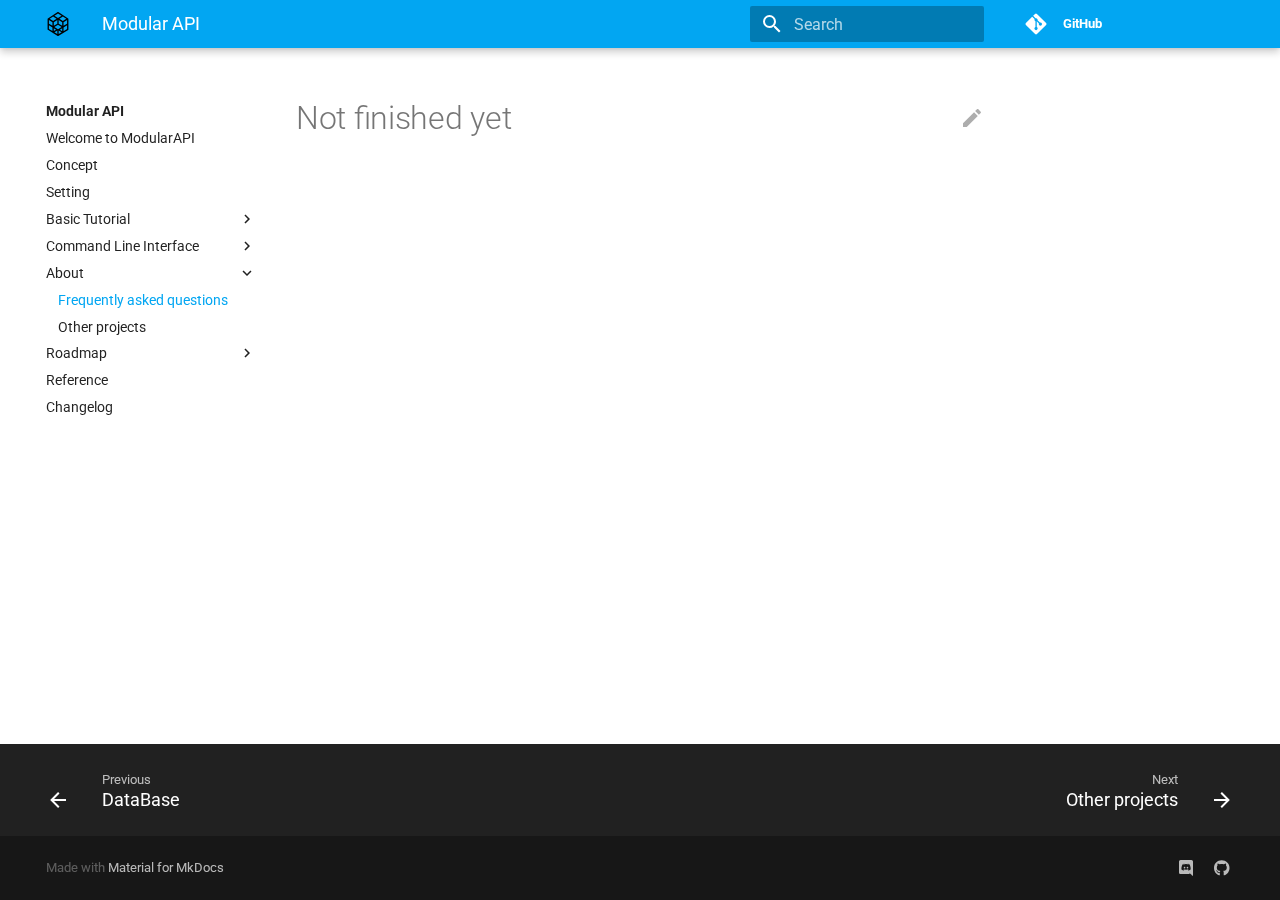
<file: about/question/index.html>
<!doctype html>
<html lang="en" class="no-js">
  <head>
    
      <meta charset="utf-8">
      <meta name="viewport" content="width=device-width,initial-scale=1">
      
      
      
      <link rel="shortcut icon" href="../../assets/images/favicon.png">
      <meta name="generator" content="mkdocs-1.1.2, mkdocs-material-6.1.0">
    
    
      
        <title>Frequently asked questions - Modular API</title>
      
    
    
      <link rel="stylesheet" href="../../assets/stylesheets/main.bc7e593a.min.css">
      
        
        <link rel="stylesheet" href="../../assets/stylesheets/palette.ab28b872.min.css">
        
          
          
          <meta name="theme-color" content="#02a6f2">
        
      
    
    
    
      
        
        <link href="https://fonts.gstatic.com" rel="preconnect" crossorigin>
        <link rel="stylesheet" href="https://fonts.googleapis.com/css?family=Roboto:300,400,400i,700%7CRoboto+Mono&display=fallback">
        <style>body,input{font-family:"Roboto",-apple-system,BlinkMacSystemFont,Helvetica,Arial,sans-serif}code,kbd,pre{font-family:"Roboto Mono",SFMono-Regular,Consolas,Menlo,monospace}</style>
      
    
    
    
      <link rel="stylesheet" href="../../stylesheets/extra.css">
    
    
      
    
    
  </head>
  
  
    
    
    
    
    
    <body dir="ltr" data-md-color-scheme="" data-md-color-primary="light-blue" data-md-color-accent="">
      
  
    <input class="md-toggle" data-md-toggle="drawer" type="checkbox" id="__drawer" autocomplete="off">
    <input class="md-toggle" data-md-toggle="search" type="checkbox" id="__search" autocomplete="off">
    <label class="md-overlay" for="__drawer"></label>
    <div data-md-component="skip">
      
        
        <a href="#not-finished-yet" class="md-skip">
          Skip to content
        </a>
      
    </div>
    <div data-md-component="announce">
      
    </div>
    
      

<header class="md-header" data-md-component="header">
  <nav class="md-header-nav md-grid" aria-label="Header">
    <a href="../.." title="Modular API" class="md-header-nav__button md-logo" aria-label="Modular API">
      
  <img src="../../img/modular.svg" alt="logo">

    </a>
    <label class="md-header-nav__button md-icon" for="__drawer">
      <svg xmlns="http://www.w3.org/2000/svg" viewBox="0 0 24 24"><path d="M3 6h18v2H3V6m0 5h18v2H3v-2m0 5h18v2H3v-2z"/></svg>
    </label>
    <div class="md-header-nav__title" data-md-component="header-title">
      
        <div class="md-header-nav__ellipsis">
          <span class="md-header-nav__topic md-ellipsis">
            Modular API
          </span>
          <span class="md-header-nav__topic md-ellipsis">
            
              Frequently asked questions
            
          </span>
        </div>
      
    </div>
    
      <label class="md-header-nav__button md-icon" for="__search">
        <svg xmlns="http://www.w3.org/2000/svg" viewBox="0 0 24 24"><path d="M9.5 3A6.5 6.5 0 0116 9.5c0 1.61-.59 3.09-1.56 4.23l.27.27h.79l5 5-1.5 1.5-5-5v-.79l-.27-.27A6.516 6.516 0 019.5 16 6.5 6.5 0 013 9.5 6.5 6.5 0 019.5 3m0 2C7 5 5 7 5 9.5S7 14 9.5 14 14 12 14 9.5 12 5 9.5 5z"/></svg>
      </label>
      
<div class="md-search" data-md-component="search" role="dialog">
  <label class="md-search__overlay" for="__search"></label>
  <div class="md-search__inner" role="search">
    <form class="md-search__form" name="search">
      <input type="text" class="md-search__input" name="query" aria-label="Search" placeholder="Search" autocapitalize="off" autocorrect="off" autocomplete="off" spellcheck="false" data-md-component="search-query" data-md-state="active">
      <label class="md-search__icon md-icon" for="__search">
        <svg xmlns="http://www.w3.org/2000/svg" viewBox="0 0 24 24"><path d="M9.5 3A6.5 6.5 0 0116 9.5c0 1.61-.59 3.09-1.56 4.23l.27.27h.79l5 5-1.5 1.5-5-5v-.79l-.27-.27A6.516 6.516 0 019.5 16 6.5 6.5 0 013 9.5 6.5 6.5 0 019.5 3m0 2C7 5 5 7 5 9.5S7 14 9.5 14 14 12 14 9.5 12 5 9.5 5z"/></svg>
        <svg xmlns="http://www.w3.org/2000/svg" viewBox="0 0 24 24"><path d="M20 11v2H8l5.5 5.5-1.42 1.42L4.16 12l7.92-7.92L13.5 5.5 8 11h12z"/></svg>
      </label>
      <button type="reset" class="md-search__icon md-icon" aria-label="Clear" data-md-component="search-reset" tabindex="-1">
        <svg xmlns="http://www.w3.org/2000/svg" viewBox="0 0 24 24"><path d="M19 6.41L17.59 5 12 10.59 6.41 5 5 6.41 10.59 12 5 17.59 6.41 19 12 13.41 17.59 19 19 17.59 13.41 12 19 6.41z"/></svg>
      </button>
    </form>
    <div class="md-search__output">
      <div class="md-search__scrollwrap" data-md-scrollfix>
        <div class="md-search-result" data-md-component="search-result">
          <div class="md-search-result__meta">
            Initializing search
          </div>
          <ol class="md-search-result__list"></ol>
        </div>
      </div>
    </div>
  </div>
</div>
    
    
      <div class="md-header-nav__source">
        
<a href="https://github.com/Modular-Lab/Modular-API/" title="Go to repository" class="md-source">
  <div class="md-source__icon md-icon">
    
    <svg xmlns="http://www.w3.org/2000/svg" viewBox="0 0 448 512"><path d="M439.55 236.05L244 40.45a28.87 28.87 0 00-40.81 0l-40.66 40.63 51.52 51.52c27.06-9.14 52.68 16.77 43.39 43.68l49.66 49.66c34.23-11.8 61.18 31 35.47 56.69-26.49 26.49-70.21-2.87-56-37.34L240.22 199v121.85c25.3 12.54 22.26 41.85 9.08 55a34.34 34.34 0 01-48.55 0c-17.57-17.6-11.07-46.91 11.25-56v-123c-20.8-8.51-24.6-30.74-18.64-45L142.57 101 8.45 235.14a28.86 28.86 0 000 40.81l195.61 195.6a28.86 28.86 0 0040.8 0l194.69-194.69a28.86 28.86 0 000-40.81z"/></svg>
  </div>
  <div class="md-source__repository">
    GitHub
  </div>
</a>
      </div>
    
  </nav>
</header>
    
    <div class="md-container" data-md-component="container">
      
      
        
      
      <main class="md-main" data-md-component="main">
        <div class="md-main__inner md-grid">
          
            
              <div class="md-sidebar md-sidebar--primary" data-md-component="navigation">
                <div class="md-sidebar__scrollwrap">
                  <div class="md-sidebar__inner">
                    

<nav class="md-nav md-nav--primary" aria-label="Navigation" data-md-level="0">
  <label class="md-nav__title" for="__drawer">
    <a href="../.." title="Modular API" class="md-nav__button md-logo" aria-label="Modular API">
      
  <img src="../../img/modular.svg" alt="logo">

    </a>
    Modular API
  </label>
  
    <div class="md-nav__source">
      
<a href="https://github.com/Modular-Lab/Modular-API/" title="Go to repository" class="md-source">
  <div class="md-source__icon md-icon">
    
    <svg xmlns="http://www.w3.org/2000/svg" viewBox="0 0 448 512"><path d="M439.55 236.05L244 40.45a28.87 28.87 0 00-40.81 0l-40.66 40.63 51.52 51.52c27.06-9.14 52.68 16.77 43.39 43.68l49.66 49.66c34.23-11.8 61.18 31 35.47 56.69-26.49 26.49-70.21-2.87-56-37.34L240.22 199v121.85c25.3 12.54 22.26 41.85 9.08 55a34.34 34.34 0 01-48.55 0c-17.57-17.6-11.07-46.91 11.25-56v-123c-20.8-8.51-24.6-30.74-18.64-45L142.57 101 8.45 235.14a28.86 28.86 0 000 40.81l195.61 195.6a28.86 28.86 0 0040.8 0l194.69-194.69a28.86 28.86 0 000-40.81z"/></svg>
  </div>
  <div class="md-source__repository">
    GitHub
  </div>
</a>
    </div>
  
  <ul class="md-nav__list" data-md-scrollfix>
    
      
      
      


  <li class="md-nav__item">
    <a href="../.." class="md-nav__link">
      Welcome to ModularAPI
    </a>
  </li>

    
      
      
      


  <li class="md-nav__item">
    <a href="../../concept/" class="md-nav__link">
      Concept
    </a>
  </li>

    
      
      
      


  <li class="md-nav__item">
    <a href="../../setting/" class="md-nav__link">
      Setting
    </a>
  </li>

    
      
      
      


  <li class="md-nav__item md-nav__item--nested">
    
      <input class="md-nav__toggle md-toggle" data-md-toggle="nav-4" type="checkbox" id="nav-4">
    
    <label class="md-nav__link" for="nav-4">
      Basic Tutorial
      <span class="md-nav__icon md-icon"></span>
    </label>
    <nav class="md-nav" aria-label="Basic Tutorial" data-md-level="1">
      <label class="md-nav__title" for="nav-4">
        <span class="md-nav__icon md-icon"></span>
        Basic Tutorial
      </label>
      <ul class="md-nav__list" data-md-scrollfix>
        
        
          
          
          


  <li class="md-nav__item">
    <a href="../../getting_started/installation/" class="md-nav__link">
      Install ModularAPI
    </a>
  </li>

        
          
          
          


  <li class="md-nav__item">
    <a href="../../getting_started/fisrtapp/" class="md-nav__link">
      Create your fisrt app
    </a>
  </li>

        
          
          
          


  <li class="md-nav__item">
    <a href="../../getting_started/runapp/" class="md-nav__link">
      Run your first app
    </a>
  </li>

        
      </ul>
    </nav>
  </li>

    
      
      
      


  <li class="md-nav__item md-nav__item--nested">
    
      <input class="md-nav__toggle md-toggle" data-md-toggle="nav-5" type="checkbox" id="nav-5">
    
    <label class="md-nav__link" for="nav-5">
      Command Line Interface
      <span class="md-nav__icon md-icon"></span>
    </label>
    <nav class="md-nav" aria-label="Command Line Interface" data-md-level="1">
      <label class="md-nav__title" for="nav-5">
        <span class="md-nav__icon md-icon"></span>
        Command Line Interface
      </label>
      <ul class="md-nav__list" data-md-scrollfix>
        
        
          
          
          


  <li class="md-nav__item">
    <a href="../../cli/init/" class="md-nav__link">
      Init
    </a>
  </li>

        
          
          
          


  <li class="md-nav__item">
    <a href="../../cli/modules/" class="md-nav__link">
      Modules
    </a>
  </li>

        
          
          
          


  <li class="md-nav__item">
    <a href="../../cli/db/" class="md-nav__link">
      DataBase
    </a>
  </li>

        
      </ul>
    </nav>
  </li>

    
      
      
      

  


  <li class="md-nav__item md-nav__item--active md-nav__item--nested">
    
      <input class="md-nav__toggle md-toggle" data-md-toggle="nav-6" type="checkbox" id="nav-6" checked>
    
    <label class="md-nav__link" for="nav-6">
      About
      <span class="md-nav__icon md-icon"></span>
    </label>
    <nav class="md-nav" aria-label="About" data-md-level="1">
      <label class="md-nav__title" for="nav-6">
        <span class="md-nav__icon md-icon"></span>
        About
      </label>
      <ul class="md-nav__list" data-md-scrollfix>
        
        
          
          
          

  


  <li class="md-nav__item md-nav__item--active">
    
    <input class="md-nav__toggle md-toggle" data-md-toggle="toc" type="checkbox" id="__toc">
    
      
    
    
    <a href="./" class="md-nav__link md-nav__link--active">
      Frequently asked questions
    </a>
    
  </li>

        
          
          
          


  <li class="md-nav__item">
    <a href="../otherprojects/" class="md-nav__link">
      Other projects
    </a>
  </li>

        
      </ul>
    </nav>
  </li>

    
      
      
      


  <li class="md-nav__item md-nav__item--nested">
    
      <input class="md-nav__toggle md-toggle" data-md-toggle="nav-7" type="checkbox" id="nav-7">
    
    <label class="md-nav__link" for="nav-7">
      Roadmap
      <span class="md-nav__icon md-icon"></span>
    </label>
    <nav class="md-nav" aria-label="Roadmap" data-md-level="1">
      <label class="md-nav__title" for="nav-7">
        <span class="md-nav__icon md-icon"></span>
        Roadmap
      </label>
      <ul class="md-nav__list" data-md-scrollfix>
        
        
          
          
          


  <li class="md-nav__item">
    <a href="../../roadmap/cliroad/" class="md-nav__link">
      CLI
    </a>
  </li>

        
          
          
          


  <li class="md-nav__item">
    <a href="../../roadmap/projectroad/" class="md-nav__link">
      Project
    </a>
  </li>

        
      </ul>
    </nav>
  </li>

    
      
      
      


  <li class="md-nav__item">
    <a href="../../reference/" class="md-nav__link">
      Reference
    </a>
  </li>

    
      
      
      


  <li class="md-nav__item">
    <a href="../../changelog/" class="md-nav__link">
      Changelog
    </a>
  </li>

    
  </ul>
</nav>
                  </div>
                </div>
              </div>
            
            
              <div class="md-sidebar md-sidebar--secondary" data-md-component="toc">
                <div class="md-sidebar__scrollwrap">
                  <div class="md-sidebar__inner">
                    
<nav class="md-nav md-nav--secondary" aria-label="Table of contents">
  
  
    
  
  
</nav>
                  </div>
                </div>
              </div>
            
          
          <div class="md-content">
            <article class="md-content__inner md-typeset">
              
                
                  <a href="https://github.com/Modular-Lab/Modular-API/edit/main/doc/docs/about/question.md" title="Edit this page" class="md-content__button md-icon">
                    <svg xmlns="http://www.w3.org/2000/svg" viewBox="0 0 24 24"><path d="M20.71 7.04c.39-.39.39-1.04 0-1.41l-2.34-2.34c-.37-.39-1.02-.39-1.41 0l-1.84 1.83 3.75 3.75M3 17.25V21h3.75L17.81 9.93l-3.75-3.75L3 17.25z"/></svg>
                  </a>
                
                
                <h1 id="not-finished-yet">Not finished yet<a class="headerlink" href="#not-finished-yet" title="Permanent link">&para;</a></h1>
                
              
              
                


              
            </article>
          </div>
        </div>
      </main>
      
        
<footer class="md-footer">
  
    <div class="md-footer-nav">
      <nav class="md-footer-nav__inner md-grid" aria-label="Footer">
        
          <a href="../../cli/db/" class="md-footer-nav__link md-footer-nav__link--prev" rel="prev">
            <div class="md-footer-nav__button md-icon">
              <svg xmlns="http://www.w3.org/2000/svg" viewBox="0 0 24 24"><path d="M20 11v2H8l5.5 5.5-1.42 1.42L4.16 12l7.92-7.92L13.5 5.5 8 11h12z"/></svg>
            </div>
            <div class="md-footer-nav__title">
              <div class="md-ellipsis">
                <span class="md-footer-nav__direction">
                  Previous
                </span>
                DataBase
              </div>
            </div>
          </a>
        
        
          <a href="../otherprojects/" class="md-footer-nav__link md-footer-nav__link--next" rel="next">
            <div class="md-footer-nav__title">
              <div class="md-ellipsis">
                <span class="md-footer-nav__direction">
                  Next
                </span>
                Other projects
              </div>
            </div>
            <div class="md-footer-nav__button md-icon">
              <svg xmlns="http://www.w3.org/2000/svg" viewBox="0 0 24 24"><path d="M4 11v2h12l-5.5 5.5 1.42 1.42L19.84 12l-7.92-7.92L10.5 5.5 16 11H4z"/></svg>
            </div>
          </a>
        
      </nav>
    </div>
  
  <div class="md-footer-meta md-typeset">
    <div class="md-footer-meta__inner md-grid">
      <div class="md-footer-copyright">
        
        Made with
        <a href="https://squidfunk.github.io/mkdocs-material/" target="_blank" rel="noopener">
          Material for MkDocs
        </a>
      </div>
      
  <div class="md-footer-social">
    
      
      
        
        
      
      <a href="https://discord.gg/EFzdnHw2pH" target="_blank" rel="noopener" title="discord.gg" class="md-footer-social__link">
        <svg xmlns="http://www.w3.org/2000/svg" viewBox="0 0 448 512"><path d="M297.216 243.2c0 15.616-11.52 28.416-26.112 28.416-14.336 0-26.112-12.8-26.112-28.416s11.52-28.416 26.112-28.416c14.592 0 26.112 12.8 26.112 28.416zm-119.552-28.416c-14.592 0-26.112 12.8-26.112 28.416s11.776 28.416 26.112 28.416c14.592 0 26.112-12.8 26.112-28.416.256-15.616-11.52-28.416-26.112-28.416zM448 52.736V512c-64.494-56.994-43.868-38.128-118.784-107.776l13.568 47.36H52.48C23.552 451.584 0 428.032 0 398.848V52.736C0 23.552 23.552 0 52.48 0h343.04C424.448 0 448 23.552 448 52.736zm-72.96 242.688c0-82.432-36.864-149.248-36.864-149.248-36.864-27.648-71.936-26.88-71.936-26.88l-3.584 4.096c43.52 13.312 63.744 32.512 63.744 32.512-60.811-33.329-132.244-33.335-191.232-7.424-9.472 4.352-15.104 7.424-15.104 7.424s21.248-20.224 67.328-33.536l-2.56-3.072s-35.072-.768-71.936 26.88c0 0-36.864 66.816-36.864 149.248 0 0 21.504 37.12 78.08 38.912 0 0 9.472-11.52 17.152-21.248-32.512-9.728-44.8-30.208-44.8-30.208 3.766 2.636 9.976 6.053 10.496 6.4 43.21 24.198 104.588 32.126 159.744 8.96 8.96-3.328 18.944-8.192 29.44-15.104 0 0-12.8 20.992-46.336 30.464 7.68 9.728 16.896 20.736 16.896 20.736 56.576-1.792 78.336-38.912 78.336-38.912z"/></svg>
      </a>
    
      
      
        
        
      
      <a href="https://github.com/Modular-Lab/Modular-API" target="_blank" rel="noopener" title="github.com" class="md-footer-social__link">
        <svg xmlns="http://www.w3.org/2000/svg" viewBox="0 0 496 512"><path d="M165.9 397.4c0 2-2.3 3.6-5.2 3.6-3.3.3-5.6-1.3-5.6-3.6 0-2 2.3-3.6 5.2-3.6 3-.3 5.6 1.3 5.6 3.6zm-31.1-4.5c-.7 2 1.3 4.3 4.3 4.9 2.6 1 5.6 0 6.2-2s-1.3-4.3-4.3-5.2c-2.6-.7-5.5.3-6.2 2.3zm44.2-1.7c-2.9.7-4.9 2.6-4.6 4.9.3 2 2.9 3.3 5.9 2.6 2.9-.7 4.9-2.6 4.6-4.6-.3-1.9-3-3.2-5.9-2.9zM244.8 8C106.1 8 0 113.3 0 252c0 110.9 69.8 205.8 169.5 239.2 12.8 2.3 17.3-5.6 17.3-12.1 0-6.2-.3-40.4-.3-61.4 0 0-70 15-84.7-29.8 0 0-11.4-29.1-27.8-36.6 0 0-22.9-15.7 1.6-15.4 0 0 24.9 2 38.6 25.8 21.9 38.6 58.6 27.5 72.9 20.9 2.3-16 8.8-27.1 16-33.7-55.9-6.2-112.3-14.3-112.3-110.5 0-27.5 7.6-41.3 23.6-58.9-2.6-6.5-11.1-33.3 2.6-67.9 20.9-6.5 69 27 69 27 20-5.6 41.5-8.5 62.8-8.5s42.8 2.9 62.8 8.5c0 0 48.1-33.6 69-27 13.7 34.7 5.2 61.4 2.6 67.9 16 17.7 25.8 31.5 25.8 58.9 0 96.5-58.9 104.2-114.8 110.5 9.2 7.9 17 22.9 17 46.4 0 33.7-.3 75.4-.3 83.6 0 6.5 4.6 14.4 17.3 12.1C428.2 457.8 496 362.9 496 252 496 113.3 383.5 8 244.8 8zM97.2 352.9c-1.3 1-1 3.3.7 5.2 1.6 1.6 3.9 2.3 5.2 1 1.3-1 1-3.3-.7-5.2-1.6-1.6-3.9-2.3-5.2-1zm-10.8-8.1c-.7 1.3.3 2.9 2.3 3.9 1.6 1 3.6.7 4.3-.7.7-1.3-.3-2.9-2.3-3.9-2-.6-3.6-.3-4.3.7zm32.4 35.6c-1.6 1.3-1 4.3 1.3 6.2 2.3 2.3 5.2 2.6 6.5 1 1.3-1.3.7-4.3-1.3-6.2-2.2-2.3-5.2-2.6-6.5-1zm-11.4-14.7c-1.6 1-1.6 3.6 0 5.9 1.6 2.3 4.3 3.3 5.6 2.3 1.6-1.3 1.6-3.9 0-6.2-1.4-2.3-4-3.3-5.6-2z"/></svg>
      </a>
    
  </div>

    </div>
  </div>
</footer>
      
    </div>
    
      <script src="../../assets/javascripts/vendor.6a3d08fc.min.js"></script>
      <script src="../../assets/javascripts/bundle.71201edf.min.js"></script><script id="__lang" type="application/json">{"clipboard.copy": "Copy to clipboard", "clipboard.copied": "Copied to clipboard", "search.config.lang": "en", "search.config.pipeline": "trimmer, stopWordFilter", "search.config.separator": "[\\s\\-]+", "search.placeholder": "Search", "search.result.placeholder": "Type to start searching", "search.result.none": "No matching documents", "search.result.one": "1 matching document", "search.result.other": "# matching documents", "search.result.more.one": "1 more on this page", "search.result.more.other": "# more on this page", "search.result.term.missing": "Missing"}</script>
      
      <script>
        app = initialize({
          base: "../..",
          features: [],
          search: Object.assign({
            worker: "../../assets/javascripts/worker/search.4ac00218.min.js"
          }, typeof search !== "undefined" && search)
        })
      </script>
      
    
  </body>
</html>
</file>
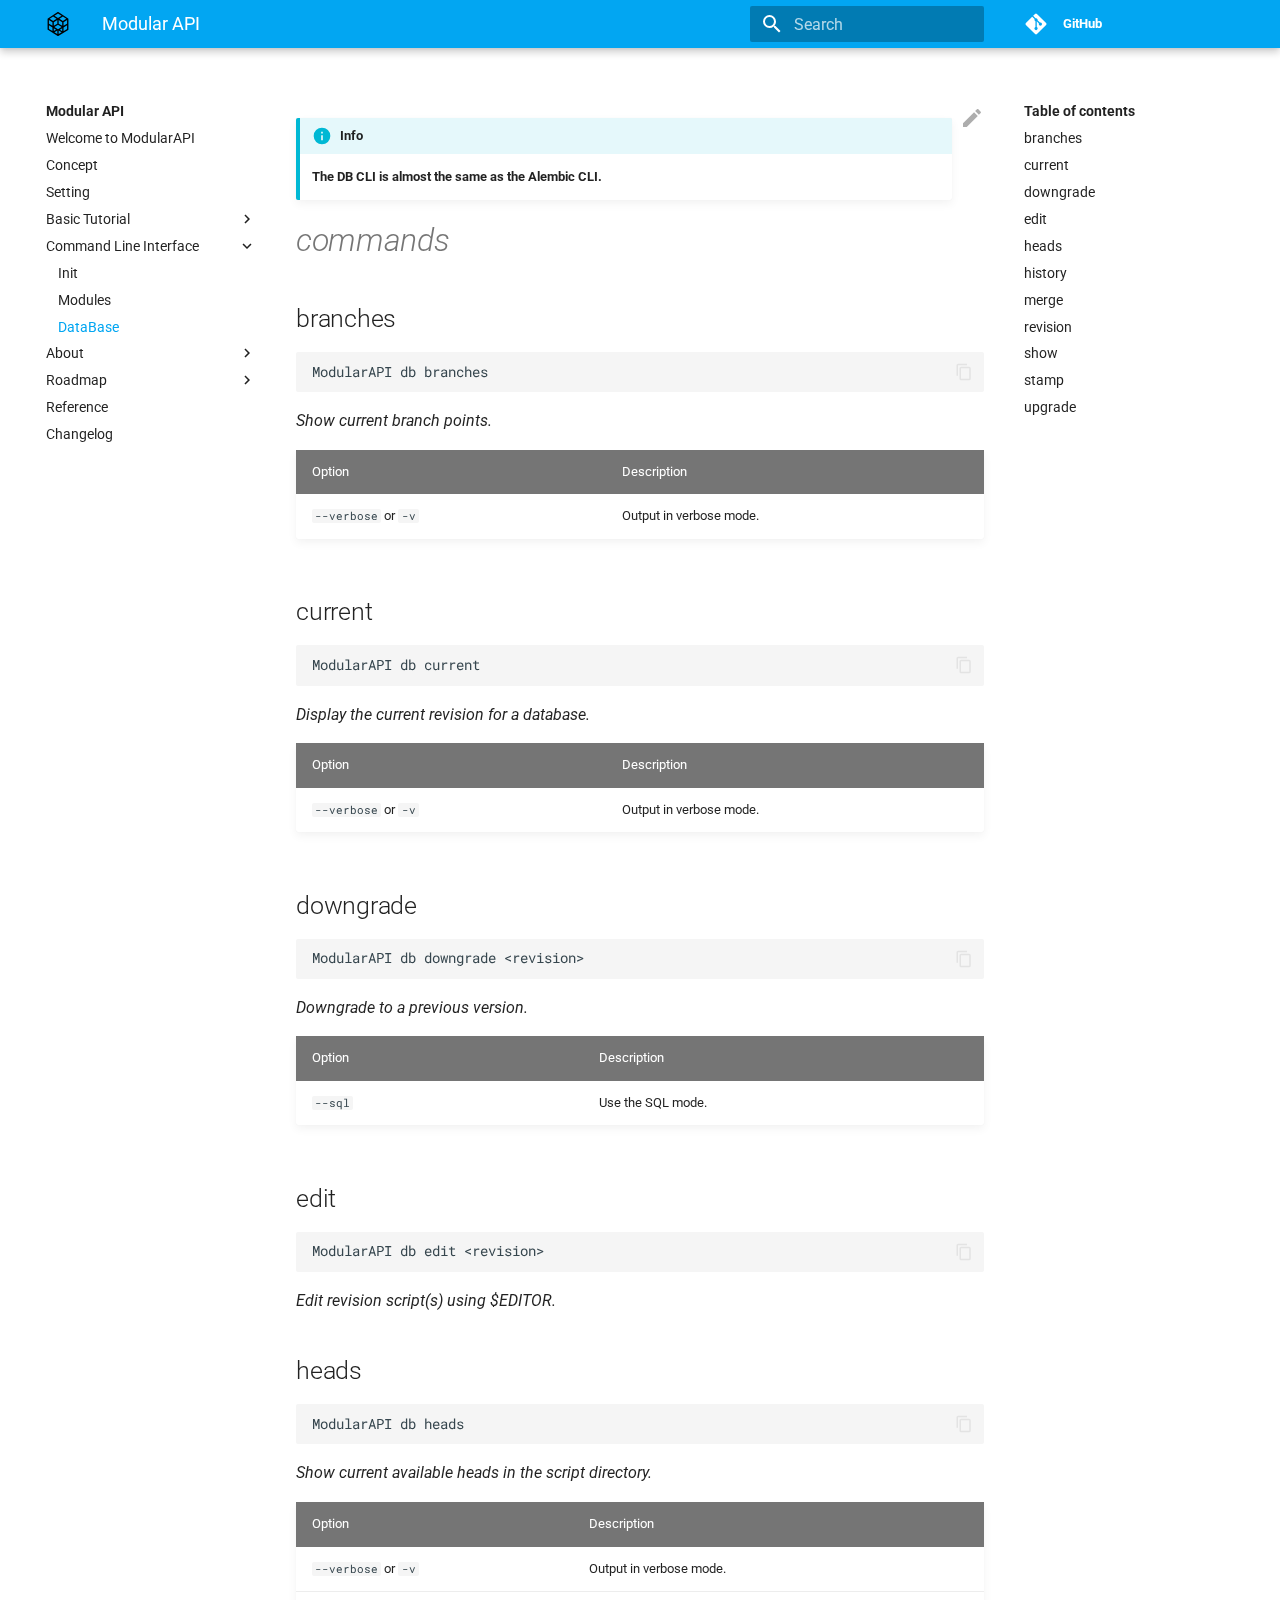
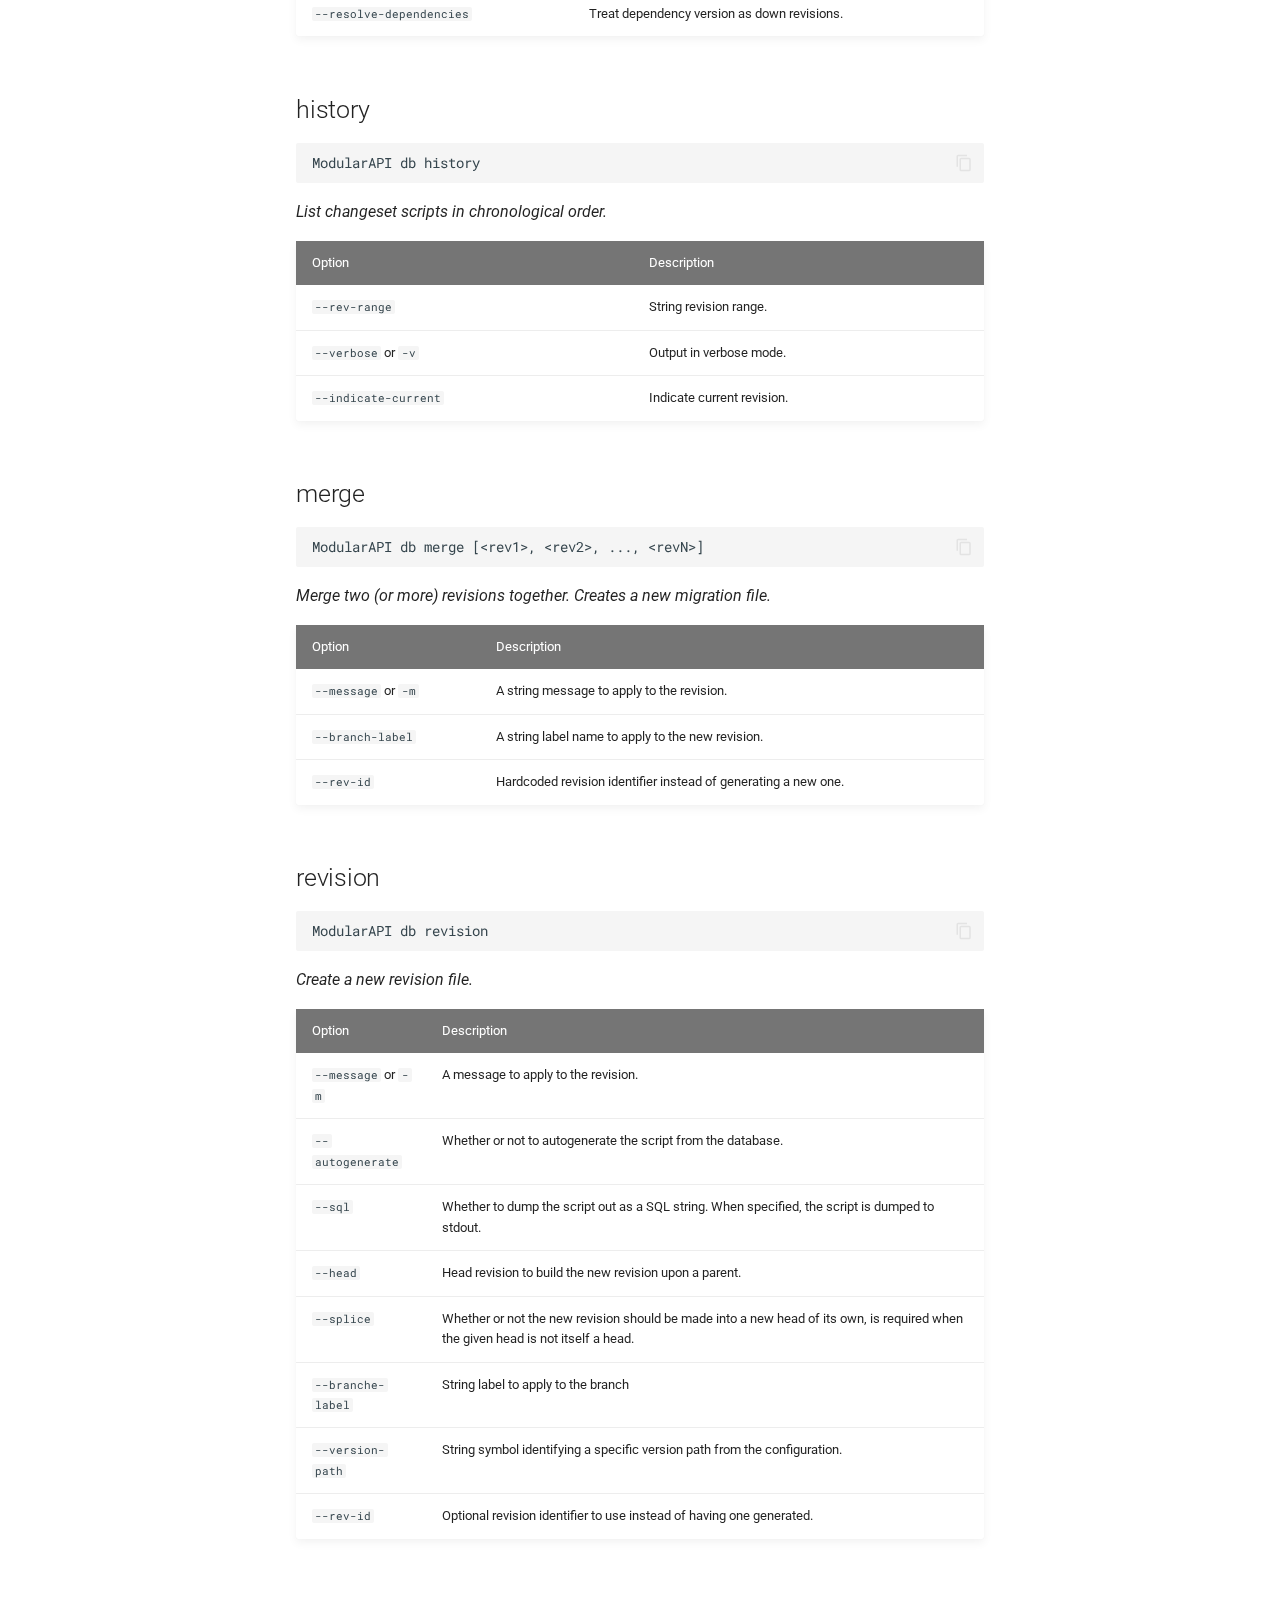
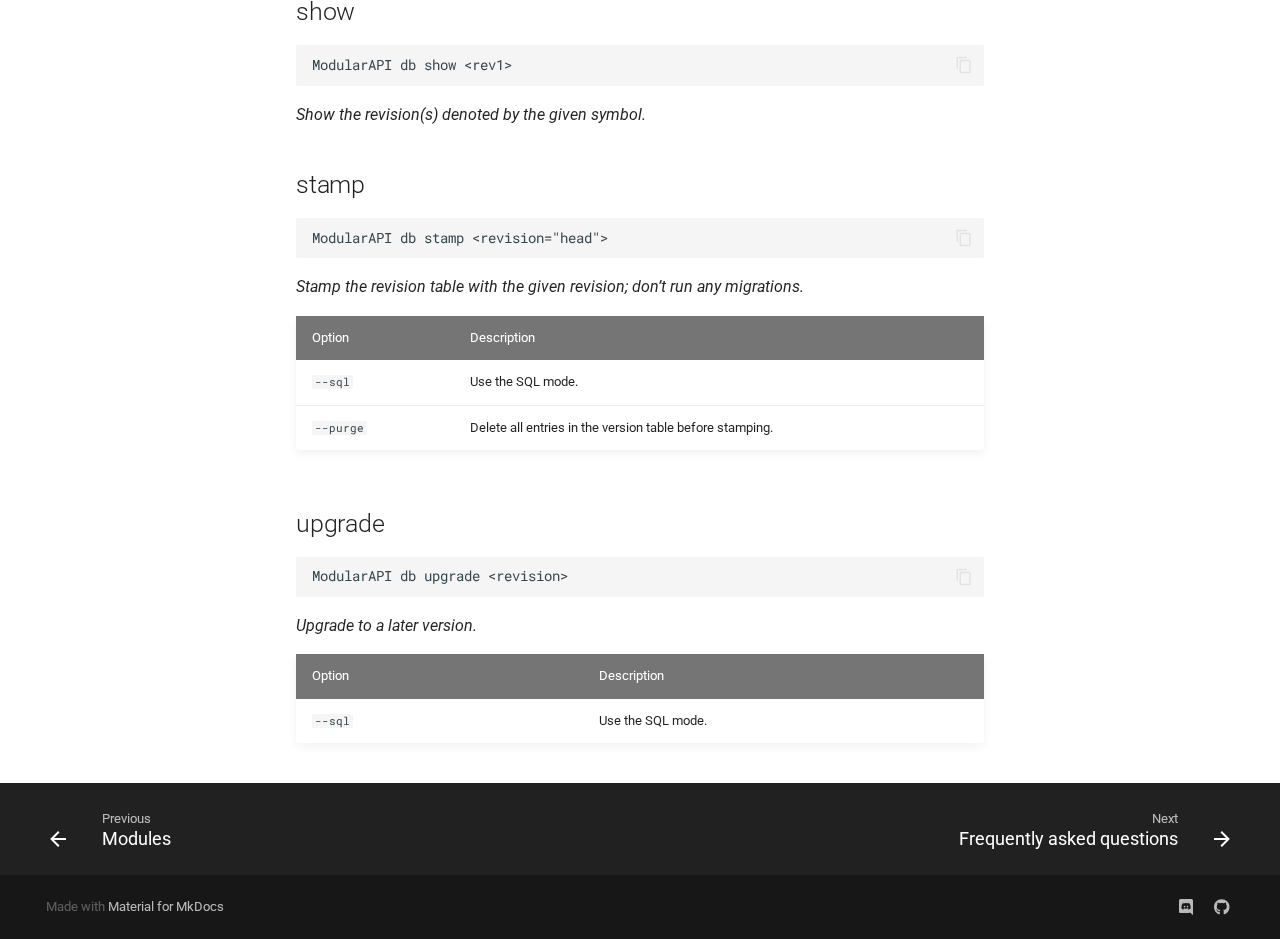
<file: cli/db/index.html>
<!doctype html>
<html lang="en" class="no-js">
  <head>
    
      <meta charset="utf-8">
      <meta name="viewport" content="width=device-width,initial-scale=1">
      
        <meta name="description" content="DB related commands">
      
      
      
      <link rel="shortcut icon" href="../../assets/images/favicon.png">
      <meta name="generator" content="mkdocs-1.1.2, mkdocs-material-6.1.0">
    
    
      
        <title>db - Modular API</title>
      
    
    
      <link rel="stylesheet" href="../../assets/stylesheets/main.bc7e593a.min.css">
      
        
        <link rel="stylesheet" href="../../assets/stylesheets/palette.ab28b872.min.css">
        
          
          
          <meta name="theme-color" content="#02a6f2">
        
      
    
    
    
      
        
        <link href="https://fonts.gstatic.com" rel="preconnect" crossorigin>
        <link rel="stylesheet" href="https://fonts.googleapis.com/css?family=Roboto:300,400,400i,700%7CRoboto+Mono&display=fallback">
        <style>body,input{font-family:"Roboto",-apple-system,BlinkMacSystemFont,Helvetica,Arial,sans-serif}code,kbd,pre{font-family:"Roboto Mono",SFMono-Regular,Consolas,Menlo,monospace}</style>
      
    
    
    
      <link rel="stylesheet" href="../../stylesheets/extra.css">
    
    
      
    
    
  </head>
  
  
    
    
    
    
    
    <body dir="ltr" data-md-color-scheme="" data-md-color-primary="light-blue" data-md-color-accent="">
      
  
    <input class="md-toggle" data-md-toggle="drawer" type="checkbox" id="__drawer" autocomplete="off">
    <input class="md-toggle" data-md-toggle="search" type="checkbox" id="__search" autocomplete="off">
    <label class="md-overlay" for="__drawer"></label>
    <div data-md-component="skip">
      
        
        <a href="#commands" class="md-skip">
          Skip to content
        </a>
      
    </div>
    <div data-md-component="announce">
      
    </div>
    
      

<header class="md-header" data-md-component="header">
  <nav class="md-header-nav md-grid" aria-label="Header">
    <a href="../.." title="Modular API" class="md-header-nav__button md-logo" aria-label="Modular API">
      
  <img src="../../img/modular.svg" alt="logo">

    </a>
    <label class="md-header-nav__button md-icon" for="__drawer">
      <svg xmlns="http://www.w3.org/2000/svg" viewBox="0 0 24 24"><path d="M3 6h18v2H3V6m0 5h18v2H3v-2m0 5h18v2H3v-2z"/></svg>
    </label>
    <div class="md-header-nav__title" data-md-component="header-title">
      
        <div class="md-header-nav__ellipsis">
          <span class="md-header-nav__topic md-ellipsis">
            Modular API
          </span>
          <span class="md-header-nav__topic md-ellipsis">
            
              db
            
          </span>
        </div>
      
    </div>
    
      <label class="md-header-nav__button md-icon" for="__search">
        <svg xmlns="http://www.w3.org/2000/svg" viewBox="0 0 24 24"><path d="M9.5 3A6.5 6.5 0 0116 9.5c0 1.61-.59 3.09-1.56 4.23l.27.27h.79l5 5-1.5 1.5-5-5v-.79l-.27-.27A6.516 6.516 0 019.5 16 6.5 6.5 0 013 9.5 6.5 6.5 0 019.5 3m0 2C7 5 5 7 5 9.5S7 14 9.5 14 14 12 14 9.5 12 5 9.5 5z"/></svg>
      </label>
      
<div class="md-search" data-md-component="search" role="dialog">
  <label class="md-search__overlay" for="__search"></label>
  <div class="md-search__inner" role="search">
    <form class="md-search__form" name="search">
      <input type="text" class="md-search__input" name="query" aria-label="Search" placeholder="Search" autocapitalize="off" autocorrect="off" autocomplete="off" spellcheck="false" data-md-component="search-query" data-md-state="active">
      <label class="md-search__icon md-icon" for="__search">
        <svg xmlns="http://www.w3.org/2000/svg" viewBox="0 0 24 24"><path d="M9.5 3A6.5 6.5 0 0116 9.5c0 1.61-.59 3.09-1.56 4.23l.27.27h.79l5 5-1.5 1.5-5-5v-.79l-.27-.27A6.516 6.516 0 019.5 16 6.5 6.5 0 013 9.5 6.5 6.5 0 019.5 3m0 2C7 5 5 7 5 9.5S7 14 9.5 14 14 12 14 9.5 12 5 9.5 5z"/></svg>
        <svg xmlns="http://www.w3.org/2000/svg" viewBox="0 0 24 24"><path d="M20 11v2H8l5.5 5.5-1.42 1.42L4.16 12l7.92-7.92L13.5 5.5 8 11h12z"/></svg>
      </label>
      <button type="reset" class="md-search__icon md-icon" aria-label="Clear" data-md-component="search-reset" tabindex="-1">
        <svg xmlns="http://www.w3.org/2000/svg" viewBox="0 0 24 24"><path d="M19 6.41L17.59 5 12 10.59 6.41 5 5 6.41 10.59 12 5 17.59 6.41 19 12 13.41 17.59 19 19 17.59 13.41 12 19 6.41z"/></svg>
      </button>
    </form>
    <div class="md-search__output">
      <div class="md-search__scrollwrap" data-md-scrollfix>
        <div class="md-search-result" data-md-component="search-result">
          <div class="md-search-result__meta">
            Initializing search
          </div>
          <ol class="md-search-result__list"></ol>
        </div>
      </div>
    </div>
  </div>
</div>
    
    
      <div class="md-header-nav__source">
        
<a href="https://github.com/Modular-Lab/Modular-API/" title="Go to repository" class="md-source">
  <div class="md-source__icon md-icon">
    
    <svg xmlns="http://www.w3.org/2000/svg" viewBox="0 0 448 512"><path d="M439.55 236.05L244 40.45a28.87 28.87 0 00-40.81 0l-40.66 40.63 51.52 51.52c27.06-9.14 52.68 16.77 43.39 43.68l49.66 49.66c34.23-11.8 61.18 31 35.47 56.69-26.49 26.49-70.21-2.87-56-37.34L240.22 199v121.85c25.3 12.54 22.26 41.85 9.08 55a34.34 34.34 0 01-48.55 0c-17.57-17.6-11.07-46.91 11.25-56v-123c-20.8-8.51-24.6-30.74-18.64-45L142.57 101 8.45 235.14a28.86 28.86 0 000 40.81l195.61 195.6a28.86 28.86 0 0040.8 0l194.69-194.69a28.86 28.86 0 000-40.81z"/></svg>
  </div>
  <div class="md-source__repository">
    GitHub
  </div>
</a>
      </div>
    
  </nav>
</header>
    
    <div class="md-container" data-md-component="container">
      
      
        
      
      <main class="md-main" data-md-component="main">
        <div class="md-main__inner md-grid">
          
            
              <div class="md-sidebar md-sidebar--primary" data-md-component="navigation">
                <div class="md-sidebar__scrollwrap">
                  <div class="md-sidebar__inner">
                    

<nav class="md-nav md-nav--primary" aria-label="Navigation" data-md-level="0">
  <label class="md-nav__title" for="__drawer">
    <a href="../.." title="Modular API" class="md-nav__button md-logo" aria-label="Modular API">
      
  <img src="../../img/modular.svg" alt="logo">

    </a>
    Modular API
  </label>
  
    <div class="md-nav__source">
      
<a href="https://github.com/Modular-Lab/Modular-API/" title="Go to repository" class="md-source">
  <div class="md-source__icon md-icon">
    
    <svg xmlns="http://www.w3.org/2000/svg" viewBox="0 0 448 512"><path d="M439.55 236.05L244 40.45a28.87 28.87 0 00-40.81 0l-40.66 40.63 51.52 51.52c27.06-9.14 52.68 16.77 43.39 43.68l49.66 49.66c34.23-11.8 61.18 31 35.47 56.69-26.49 26.49-70.21-2.87-56-37.34L240.22 199v121.85c25.3 12.54 22.26 41.85 9.08 55a34.34 34.34 0 01-48.55 0c-17.57-17.6-11.07-46.91 11.25-56v-123c-20.8-8.51-24.6-30.74-18.64-45L142.57 101 8.45 235.14a28.86 28.86 0 000 40.81l195.61 195.6a28.86 28.86 0 0040.8 0l194.69-194.69a28.86 28.86 0 000-40.81z"/></svg>
  </div>
  <div class="md-source__repository">
    GitHub
  </div>
</a>
    </div>
  
  <ul class="md-nav__list" data-md-scrollfix>
    
      
      
      


  <li class="md-nav__item">
    <a href="../.." class="md-nav__link">
      Welcome to ModularAPI
    </a>
  </li>

    
      
      
      


  <li class="md-nav__item">
    <a href="../../concept/" class="md-nav__link">
      Concept
    </a>
  </li>

    
      
      
      


  <li class="md-nav__item">
    <a href="../../setting/" class="md-nav__link">
      Setting
    </a>
  </li>

    
      
      
      


  <li class="md-nav__item md-nav__item--nested">
    
      <input class="md-nav__toggle md-toggle" data-md-toggle="nav-4" type="checkbox" id="nav-4">
    
    <label class="md-nav__link" for="nav-4">
      Basic Tutorial
      <span class="md-nav__icon md-icon"></span>
    </label>
    <nav class="md-nav" aria-label="Basic Tutorial" data-md-level="1">
      <label class="md-nav__title" for="nav-4">
        <span class="md-nav__icon md-icon"></span>
        Basic Tutorial
      </label>
      <ul class="md-nav__list" data-md-scrollfix>
        
        
          
          
          


  <li class="md-nav__item">
    <a href="../../getting_started/installation/" class="md-nav__link">
      Install ModularAPI
    </a>
  </li>

        
          
          
          


  <li class="md-nav__item">
    <a href="../../getting_started/fisrtapp/" class="md-nav__link">
      Create your fisrt app
    </a>
  </li>

        
          
          
          


  <li class="md-nav__item">
    <a href="../../getting_started/runapp/" class="md-nav__link">
      Run your first app
    </a>
  </li>

        
      </ul>
    </nav>
  </li>

    
      
      
      

  


  <li class="md-nav__item md-nav__item--active md-nav__item--nested">
    
      <input class="md-nav__toggle md-toggle" data-md-toggle="nav-5" type="checkbox" id="nav-5" checked>
    
    <label class="md-nav__link" for="nav-5">
      Command Line Interface
      <span class="md-nav__icon md-icon"></span>
    </label>
    <nav class="md-nav" aria-label="Command Line Interface" data-md-level="1">
      <label class="md-nav__title" for="nav-5">
        <span class="md-nav__icon md-icon"></span>
        Command Line Interface
      </label>
      <ul class="md-nav__list" data-md-scrollfix>
        
        
          
          
          


  <li class="md-nav__item">
    <a href="../init/" class="md-nav__link">
      Init
    </a>
  </li>

        
          
          
          


  <li class="md-nav__item">
    <a href="../modules/" class="md-nav__link">
      Modules
    </a>
  </li>

        
          
          
          

  


  <li class="md-nav__item md-nav__item--active">
    
    <input class="md-nav__toggle md-toggle" data-md-toggle="toc" type="checkbox" id="__toc">
    
      
    
    
      <label class="md-nav__link md-nav__link--active" for="__toc">
        DataBase
        <span class="md-nav__icon md-icon"></span>
      </label>
    
    <a href="./" class="md-nav__link md-nav__link--active">
      DataBase
    </a>
    
      
<nav class="md-nav md-nav--secondary" aria-label="Table of contents">
  
  
    
  
  
    <label class="md-nav__title" for="__toc">
      <span class="md-nav__icon md-icon"></span>
      Table of contents
    </label>
    <ul class="md-nav__list" data-md-scrollfix>
      
        <li class="md-nav__item">
  <a href="#branches" class="md-nav__link">
    branches
  </a>
  
</li>
      
        <li class="md-nav__item">
  <a href="#current" class="md-nav__link">
    current
  </a>
  
</li>
      
        <li class="md-nav__item">
  <a href="#downgrade" class="md-nav__link">
    downgrade
  </a>
  
</li>
      
        <li class="md-nav__item">
  <a href="#edit" class="md-nav__link">
    edit
  </a>
  
</li>
      
        <li class="md-nav__item">
  <a href="#heads" class="md-nav__link">
    heads
  </a>
  
</li>
      
        <li class="md-nav__item">
  <a href="#history" class="md-nav__link">
    history
  </a>
  
</li>
      
        <li class="md-nav__item">
  <a href="#merge" class="md-nav__link">
    merge
  </a>
  
</li>
      
        <li class="md-nav__item">
  <a href="#revision" class="md-nav__link">
    revision
  </a>
  
</li>
      
        <li class="md-nav__item">
  <a href="#show" class="md-nav__link">
    show
  </a>
  
</li>
      
        <li class="md-nav__item">
  <a href="#stamp" class="md-nav__link">
    stamp
  </a>
  
</li>
      
        <li class="md-nav__item">
  <a href="#upgrade" class="md-nav__link">
    upgrade
  </a>
  
</li>
      
    </ul>
  
</nav>
    
  </li>

        
      </ul>
    </nav>
  </li>

    
      
      
      


  <li class="md-nav__item md-nav__item--nested">
    
      <input class="md-nav__toggle md-toggle" data-md-toggle="nav-6" type="checkbox" id="nav-6">
    
    <label class="md-nav__link" for="nav-6">
      About
      <span class="md-nav__icon md-icon"></span>
    </label>
    <nav class="md-nav" aria-label="About" data-md-level="1">
      <label class="md-nav__title" for="nav-6">
        <span class="md-nav__icon md-icon"></span>
        About
      </label>
      <ul class="md-nav__list" data-md-scrollfix>
        
        
          
          
          


  <li class="md-nav__item">
    <a href="../../about/question/" class="md-nav__link">
      Frequently asked questions
    </a>
  </li>

        
          
          
          


  <li class="md-nav__item">
    <a href="../../about/otherprojects/" class="md-nav__link">
      Other projects
    </a>
  </li>

        
      </ul>
    </nav>
  </li>

    
      
      
      


  <li class="md-nav__item md-nav__item--nested">
    
      <input class="md-nav__toggle md-toggle" data-md-toggle="nav-7" type="checkbox" id="nav-7">
    
    <label class="md-nav__link" for="nav-7">
      Roadmap
      <span class="md-nav__icon md-icon"></span>
    </label>
    <nav class="md-nav" aria-label="Roadmap" data-md-level="1">
      <label class="md-nav__title" for="nav-7">
        <span class="md-nav__icon md-icon"></span>
        Roadmap
      </label>
      <ul class="md-nav__list" data-md-scrollfix>
        
        
          
          
          


  <li class="md-nav__item">
    <a href="../../roadmap/cliroad/" class="md-nav__link">
      CLI
    </a>
  </li>

        
          
          
          


  <li class="md-nav__item">
    <a href="../../roadmap/projectroad/" class="md-nav__link">
      Project
    </a>
  </li>

        
      </ul>
    </nav>
  </li>

    
      
      
      


  <li class="md-nav__item">
    <a href="../../reference/" class="md-nav__link">
      Reference
    </a>
  </li>

    
      
      
      


  <li class="md-nav__item">
    <a href="../../changelog/" class="md-nav__link">
      Changelog
    </a>
  </li>

    
  </ul>
</nav>
                  </div>
                </div>
              </div>
            
            
              <div class="md-sidebar md-sidebar--secondary" data-md-component="toc">
                <div class="md-sidebar__scrollwrap">
                  <div class="md-sidebar__inner">
                    
<nav class="md-nav md-nav--secondary" aria-label="Table of contents">
  
  
    
  
  
    <label class="md-nav__title" for="__toc">
      <span class="md-nav__icon md-icon"></span>
      Table of contents
    </label>
    <ul class="md-nav__list" data-md-scrollfix>
      
        <li class="md-nav__item">
  <a href="#branches" class="md-nav__link">
    branches
  </a>
  
</li>
      
        <li class="md-nav__item">
  <a href="#current" class="md-nav__link">
    current
  </a>
  
</li>
      
        <li class="md-nav__item">
  <a href="#downgrade" class="md-nav__link">
    downgrade
  </a>
  
</li>
      
        <li class="md-nav__item">
  <a href="#edit" class="md-nav__link">
    edit
  </a>
  
</li>
      
        <li class="md-nav__item">
  <a href="#heads" class="md-nav__link">
    heads
  </a>
  
</li>
      
        <li class="md-nav__item">
  <a href="#history" class="md-nav__link">
    history
  </a>
  
</li>
      
        <li class="md-nav__item">
  <a href="#merge" class="md-nav__link">
    merge
  </a>
  
</li>
      
        <li class="md-nav__item">
  <a href="#revision" class="md-nav__link">
    revision
  </a>
  
</li>
      
        <li class="md-nav__item">
  <a href="#show" class="md-nav__link">
    show
  </a>
  
</li>
      
        <li class="md-nav__item">
  <a href="#stamp" class="md-nav__link">
    stamp
  </a>
  
</li>
      
        <li class="md-nav__item">
  <a href="#upgrade" class="md-nav__link">
    upgrade
  </a>
  
</li>
      
    </ul>
  
</nav>
                  </div>
                </div>
              </div>
            
          
          <div class="md-content">
            <article class="md-content__inner md-typeset">
              
                
                  <a href="https://github.com/Modular-Lab/Modular-API/edit/main/doc/docs/cli/db.md" title="Edit this page" class="md-content__button md-icon">
                    <svg xmlns="http://www.w3.org/2000/svg" viewBox="0 0 24 24"><path d="M20.71 7.04c.39-.39.39-1.04 0-1.41l-2.34-2.34c-.37-.39-1.02-.39-1.41 0l-1.84 1.83 3.75 3.75M3 17.25V21h3.75L17.81 9.93l-3.75-3.75L3 17.25z"/></svg>
                  </a>
                
                
                <div class="admonition info">
<p class="admonition-title">Info</p>
<p><strong>The DB CLI is almost the same as the Alembic CLI.</strong></p>
</div>
<h1 id="commands"><em>commands</em><a class="headerlink" href="#commands" title="Permanent link">&para;</a></h1>
<h2 id="branches">branches<a class="headerlink" href="#branches" title="Permanent link">&para;</a></h2>
<p><div class="highlight"><pre><span></span><code>ModularAPI db branches
</code></pre></div>
<em>Show current branch points.</em></p>
<table>
<thead>
<tr>
<th>Option</th>
<th>Description</th>
</tr>
</thead>
<tbody>
<tr>
<td><code>--verbose</code> or <code>-v</code></td>
<td>Output in verbose mode.</td>
</tr>
</tbody>
</table>
<h2 id="current">current<a class="headerlink" href="#current" title="Permanent link">&para;</a></h2>
<p><div class="highlight"><pre><span></span><code>ModularAPI db current
</code></pre></div>
<em>Display the current revision for a database.</em></p>
<table>
<thead>
<tr>
<th>Option</th>
<th>Description</th>
</tr>
</thead>
<tbody>
<tr>
<td><code>--verbose</code> or <code>-v</code></td>
<td>Output in verbose mode.</td>
</tr>
</tbody>
</table>
<h2 id="downgrade">downgrade<a class="headerlink" href="#downgrade" title="Permanent link">&para;</a></h2>
<p><div class="highlight"><pre><span></span><code>ModularAPI db downgrade &lt;revision&gt;
</code></pre></div>
<em>Downgrade to a previous version.</em></p>
<table>
<thead>
<tr>
<th>Option</th>
<th>Description</th>
</tr>
</thead>
<tbody>
<tr>
<td><code>--sql</code></td>
<td>Use the SQL mode.</td>
</tr>
</tbody>
</table>
<h2 id="edit">edit<a class="headerlink" href="#edit" title="Permanent link">&para;</a></h2>
<p><div class="highlight"><pre><span></span><code>ModularAPI db edit &lt;revision&gt;
</code></pre></div>
<em>Edit revision script(s) using $EDITOR.</em></p>
<h2 id="heads">heads<a class="headerlink" href="#heads" title="Permanent link">&para;</a></h2>
<p><div class="highlight"><pre><span></span><code>ModularAPI db heads
</code></pre></div>
<em>Show current available heads in the script directory.</em></p>
<table>
<thead>
<tr>
<th>Option</th>
<th>Description</th>
</tr>
</thead>
<tbody>
<tr>
<td><code>--verbose</code> or <code>-v</code></td>
<td>Output in verbose mode.</td>
</tr>
<tr>
<td><code>--resolve-dependencies</code></td>
<td>Treat dependency version as down revisions.</td>
</tr>
</tbody>
</table>
<h2 id="history">history<a class="headerlink" href="#history" title="Permanent link">&para;</a></h2>
<p><div class="highlight"><pre><span></span><code>ModularAPI db history
</code></pre></div>
<em>List changeset scripts in chronological order.</em></p>
<table>
<thead>
<tr>
<th>Option</th>
<th>Description</th>
</tr>
</thead>
<tbody>
<tr>
<td><code>--rev-range</code></td>
<td>String revision range.</td>
</tr>
<tr>
<td><code>--verbose</code> or <code>-v</code></td>
<td>Output in verbose mode.</td>
</tr>
<tr>
<td><code>--indicate-current</code></td>
<td>Indicate current revision.</td>
</tr>
</tbody>
</table>
<h2 id="merge">merge<a class="headerlink" href="#merge" title="Permanent link">&para;</a></h2>
<p><div class="highlight"><pre><span></span><code>ModularAPI db merge [&lt;rev1&gt;, &lt;rev2&gt;, ..., &lt;revN&gt;]
</code></pre></div>
<em>Merge two (or more) revisions together. Creates a new migration file.</em></p>
<table>
<thead>
<tr>
<th>Option</th>
<th>Description</th>
</tr>
</thead>
<tbody>
<tr>
<td><code>--message</code> or <code>-m</code></td>
<td>A string message to apply to the revision.</td>
</tr>
<tr>
<td><code>--branch-label</code></td>
<td>A string label name to apply to the new revision.</td>
</tr>
<tr>
<td><code>--rev-id</code></td>
<td>Hardcoded revision identifier instead of generating a new one.</td>
</tr>
</tbody>
</table>
<h2 id="revision">revision<a class="headerlink" href="#revision" title="Permanent link">&para;</a></h2>
<p><div class="highlight"><pre><span></span><code>ModularAPI db revision
</code></pre></div>
<em>Create a new revision file.</em></p>
<table>
<thead>
<tr>
<th>Option</th>
<th>Description</th>
</tr>
</thead>
<tbody>
<tr>
<td><code>--message</code> or <code>-m</code></td>
<td>A message to apply to the revision.</td>
</tr>
<tr>
<td><code>--autogenerate</code></td>
<td>Whether or not to autogenerate the script from the database.</td>
</tr>
<tr>
<td><code>--sql</code></td>
<td>Whether to dump the script out as a SQL string. When specified, the script is dumped to stdout.</td>
</tr>
<tr>
<td><code>--head</code></td>
<td>Head revision to build the new revision upon a parent.</td>
</tr>
<tr>
<td><code>--splice</code></td>
<td>Whether or not the new revision should be made into a new head of its own, is required when the given head is not itself a head.</td>
</tr>
<tr>
<td><code>--branche-label</code></td>
<td>String label to apply to the branch</td>
</tr>
<tr>
<td><code>--version-path</code></td>
<td>String symbol identifying a specific version path from the configuration.</td>
</tr>
<tr>
<td><code>--rev-id</code></td>
<td>Optional revision identifier to use instead of having one generated.</td>
</tr>
</tbody>
</table>
<h2 id="show">show<a class="headerlink" href="#show" title="Permanent link">&para;</a></h2>
<p><div class="highlight"><pre><span></span><code>ModularAPI db show &lt;rev1&gt;
</code></pre></div>
<em>Show the revision(s) denoted by the given symbol.</em></p>
<h2 id="stamp">stamp<a class="headerlink" href="#stamp" title="Permanent link">&para;</a></h2>
<p><div class="highlight"><pre><span></span><code>ModularAPI db stamp &lt;revision=&quot;head&quot;&gt;
</code></pre></div>
<em>Stamp the revision table with the given revision; don’t run any migrations.</em></p>
<table>
<thead>
<tr>
<th>Option</th>
<th>Description</th>
</tr>
</thead>
<tbody>
<tr>
<td><code>--sql</code></td>
<td>Use the SQL mode.</td>
</tr>
<tr>
<td><code>--purge</code></td>
<td>Delete all entries in the version table before stamping.</td>
</tr>
</tbody>
</table>
<h2 id="upgrade">upgrade<a class="headerlink" href="#upgrade" title="Permanent link">&para;</a></h2>
<p><div class="highlight"><pre><span></span><code>ModularAPI db upgrade &lt;revision&gt;
</code></pre></div>
<em>Upgrade to a later version.</em></p>
<table>
<thead>
<tr>
<th>Option</th>
<th>Description</th>
</tr>
</thead>
<tbody>
<tr>
<td><code>--sql</code></td>
<td>Use the SQL mode.</td>
</tr>
</tbody>
</table>
                
                  
                
              
              
                


              
            </article>
          </div>
        </div>
      </main>
      
        
<footer class="md-footer">
  
    <div class="md-footer-nav">
      <nav class="md-footer-nav__inner md-grid" aria-label="Footer">
        
          <a href="../modules/" class="md-footer-nav__link md-footer-nav__link--prev" rel="prev">
            <div class="md-footer-nav__button md-icon">
              <svg xmlns="http://www.w3.org/2000/svg" viewBox="0 0 24 24"><path d="M20 11v2H8l5.5 5.5-1.42 1.42L4.16 12l7.92-7.92L13.5 5.5 8 11h12z"/></svg>
            </div>
            <div class="md-footer-nav__title">
              <div class="md-ellipsis">
                <span class="md-footer-nav__direction">
                  Previous
                </span>
                Modules
              </div>
            </div>
          </a>
        
        
          <a href="../../about/question/" class="md-footer-nav__link md-footer-nav__link--next" rel="next">
            <div class="md-footer-nav__title">
              <div class="md-ellipsis">
                <span class="md-footer-nav__direction">
                  Next
                </span>
                Frequently asked questions
              </div>
            </div>
            <div class="md-footer-nav__button md-icon">
              <svg xmlns="http://www.w3.org/2000/svg" viewBox="0 0 24 24"><path d="M4 11v2h12l-5.5 5.5 1.42 1.42L19.84 12l-7.92-7.92L10.5 5.5 16 11H4z"/></svg>
            </div>
          </a>
        
      </nav>
    </div>
  
  <div class="md-footer-meta md-typeset">
    <div class="md-footer-meta__inner md-grid">
      <div class="md-footer-copyright">
        
        Made with
        <a href="https://squidfunk.github.io/mkdocs-material/" target="_blank" rel="noopener">
          Material for MkDocs
        </a>
      </div>
      
  <div class="md-footer-social">
    
      
      
        
        
      
      <a href="https://discord.gg/EFzdnHw2pH" target="_blank" rel="noopener" title="discord.gg" class="md-footer-social__link">
        <svg xmlns="http://www.w3.org/2000/svg" viewBox="0 0 448 512"><path d="M297.216 243.2c0 15.616-11.52 28.416-26.112 28.416-14.336 0-26.112-12.8-26.112-28.416s11.52-28.416 26.112-28.416c14.592 0 26.112 12.8 26.112 28.416zm-119.552-28.416c-14.592 0-26.112 12.8-26.112 28.416s11.776 28.416 26.112 28.416c14.592 0 26.112-12.8 26.112-28.416.256-15.616-11.52-28.416-26.112-28.416zM448 52.736V512c-64.494-56.994-43.868-38.128-118.784-107.776l13.568 47.36H52.48C23.552 451.584 0 428.032 0 398.848V52.736C0 23.552 23.552 0 52.48 0h343.04C424.448 0 448 23.552 448 52.736zm-72.96 242.688c0-82.432-36.864-149.248-36.864-149.248-36.864-27.648-71.936-26.88-71.936-26.88l-3.584 4.096c43.52 13.312 63.744 32.512 63.744 32.512-60.811-33.329-132.244-33.335-191.232-7.424-9.472 4.352-15.104 7.424-15.104 7.424s21.248-20.224 67.328-33.536l-2.56-3.072s-35.072-.768-71.936 26.88c0 0-36.864 66.816-36.864 149.248 0 0 21.504 37.12 78.08 38.912 0 0 9.472-11.52 17.152-21.248-32.512-9.728-44.8-30.208-44.8-30.208 3.766 2.636 9.976 6.053 10.496 6.4 43.21 24.198 104.588 32.126 159.744 8.96 8.96-3.328 18.944-8.192 29.44-15.104 0 0-12.8 20.992-46.336 30.464 7.68 9.728 16.896 20.736 16.896 20.736 56.576-1.792 78.336-38.912 78.336-38.912z"/></svg>
      </a>
    
      
      
        
        
      
      <a href="https://github.com/Modular-Lab/Modular-API" target="_blank" rel="noopener" title="github.com" class="md-footer-social__link">
        <svg xmlns="http://www.w3.org/2000/svg" viewBox="0 0 496 512"><path d="M165.9 397.4c0 2-2.3 3.6-5.2 3.6-3.3.3-5.6-1.3-5.6-3.6 0-2 2.3-3.6 5.2-3.6 3-.3 5.6 1.3 5.6 3.6zm-31.1-4.5c-.7 2 1.3 4.3 4.3 4.9 2.6 1 5.6 0 6.2-2s-1.3-4.3-4.3-5.2c-2.6-.7-5.5.3-6.2 2.3zm44.2-1.7c-2.9.7-4.9 2.6-4.6 4.9.3 2 2.9 3.3 5.9 2.6 2.9-.7 4.9-2.6 4.6-4.6-.3-1.9-3-3.2-5.9-2.9zM244.8 8C106.1 8 0 113.3 0 252c0 110.9 69.8 205.8 169.5 239.2 12.8 2.3 17.3-5.6 17.3-12.1 0-6.2-.3-40.4-.3-61.4 0 0-70 15-84.7-29.8 0 0-11.4-29.1-27.8-36.6 0 0-22.9-15.7 1.6-15.4 0 0 24.9 2 38.6 25.8 21.9 38.6 58.6 27.5 72.9 20.9 2.3-16 8.8-27.1 16-33.7-55.9-6.2-112.3-14.3-112.3-110.5 0-27.5 7.6-41.3 23.6-58.9-2.6-6.5-11.1-33.3 2.6-67.9 20.9-6.5 69 27 69 27 20-5.6 41.5-8.5 62.8-8.5s42.8 2.9 62.8 8.5c0 0 48.1-33.6 69-27 13.7 34.7 5.2 61.4 2.6 67.9 16 17.7 25.8 31.5 25.8 58.9 0 96.5-58.9 104.2-114.8 110.5 9.2 7.9 17 22.9 17 46.4 0 33.7-.3 75.4-.3 83.6 0 6.5 4.6 14.4 17.3 12.1C428.2 457.8 496 362.9 496 252 496 113.3 383.5 8 244.8 8zM97.2 352.9c-1.3 1-1 3.3.7 5.2 1.6 1.6 3.9 2.3 5.2 1 1.3-1 1-3.3-.7-5.2-1.6-1.6-3.9-2.3-5.2-1zm-10.8-8.1c-.7 1.3.3 2.9 2.3 3.9 1.6 1 3.6.7 4.3-.7.7-1.3-.3-2.9-2.3-3.9-2-.6-3.6-.3-4.3.7zm32.4 35.6c-1.6 1.3-1 4.3 1.3 6.2 2.3 2.3 5.2 2.6 6.5 1 1.3-1.3.7-4.3-1.3-6.2-2.2-2.3-5.2-2.6-6.5-1zm-11.4-14.7c-1.6 1-1.6 3.6 0 5.9 1.6 2.3 4.3 3.3 5.6 2.3 1.6-1.3 1.6-3.9 0-6.2-1.4-2.3-4-3.3-5.6-2z"/></svg>
      </a>
    
  </div>

    </div>
  </div>
</footer>
      
    </div>
    
      <script src="../../assets/javascripts/vendor.6a3d08fc.min.js"></script>
      <script src="../../assets/javascripts/bundle.71201edf.min.js"></script><script id="__lang" type="application/json">{"clipboard.copy": "Copy to clipboard", "clipboard.copied": "Copied to clipboard", "search.config.lang": "en", "search.config.pipeline": "trimmer, stopWordFilter", "search.config.separator": "[\\s\\-]+", "search.placeholder": "Search", "search.result.placeholder": "Type to start searching", "search.result.none": "No matching documents", "search.result.one": "1 matching document", "search.result.other": "# matching documents", "search.result.more.one": "1 more on this page", "search.result.more.other": "# more on this page", "search.result.term.missing": "Missing"}</script>
      
      <script>
        app = initialize({
          base: "../..",
          features: [],
          search: Object.assign({
            worker: "../../assets/javascripts/worker/search.4ac00218.min.js"
          }, typeof search !== "undefined" && search)
        })
      </script>
      
    
  </body>
</html>
</file>
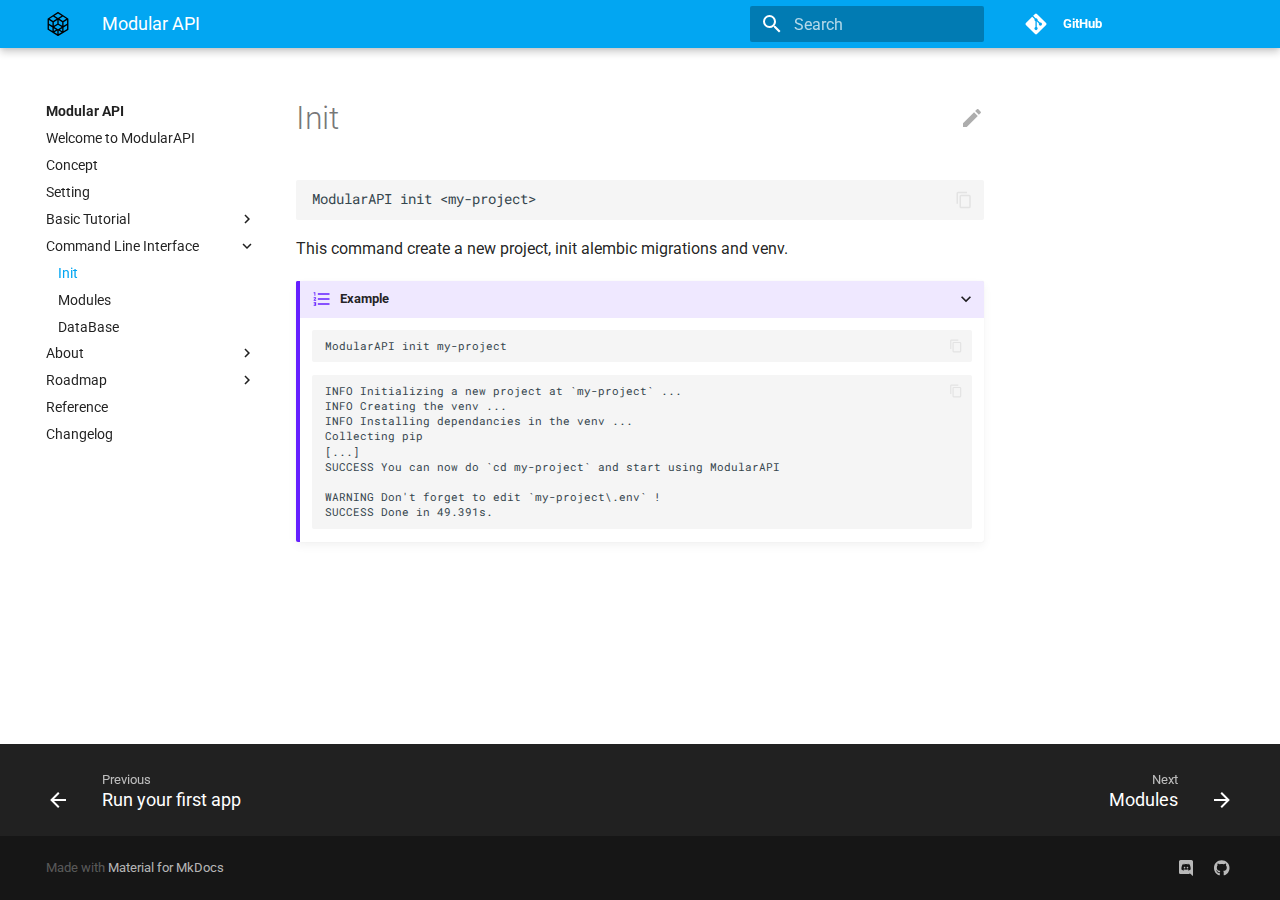
<file: cli/init/index.html>
<!doctype html>
<html lang="en" class="no-js">
  <head>
    
      <meta charset="utf-8">
      <meta name="viewport" content="width=device-width,initial-scale=1">
      
        <meta name="description" content="init related command">
      
      
      
      <link rel="shortcut icon" href="../../assets/images/favicon.png">
      <meta name="generator" content="mkdocs-1.1.2, mkdocs-material-6.1.0">
    
    
      
        <title>init - Modular API</title>
      
    
    
      <link rel="stylesheet" href="../../assets/stylesheets/main.bc7e593a.min.css">
      
        
        <link rel="stylesheet" href="../../assets/stylesheets/palette.ab28b872.min.css">
        
          
          
          <meta name="theme-color" content="#02a6f2">
        
      
    
    
    
      
        
        <link href="https://fonts.gstatic.com" rel="preconnect" crossorigin>
        <link rel="stylesheet" href="https://fonts.googleapis.com/css?family=Roboto:300,400,400i,700%7CRoboto+Mono&display=fallback">
        <style>body,input{font-family:"Roboto",-apple-system,BlinkMacSystemFont,Helvetica,Arial,sans-serif}code,kbd,pre{font-family:"Roboto Mono",SFMono-Regular,Consolas,Menlo,monospace}</style>
      
    
    
    
      <link rel="stylesheet" href="../../stylesheets/extra.css">
    
    
      
    
    
  </head>
  
  
    
    
    
    
    
    <body dir="ltr" data-md-color-scheme="" data-md-color-primary="light-blue" data-md-color-accent="">
      
  
    <input class="md-toggle" data-md-toggle="drawer" type="checkbox" id="__drawer" autocomplete="off">
    <input class="md-toggle" data-md-toggle="search" type="checkbox" id="__search" autocomplete="off">
    <label class="md-overlay" for="__drawer"></label>
    <div data-md-component="skip">
      
    </div>
    <div data-md-component="announce">
      
    </div>
    
      

<header class="md-header" data-md-component="header">
  <nav class="md-header-nav md-grid" aria-label="Header">
    <a href="../.." title="Modular API" class="md-header-nav__button md-logo" aria-label="Modular API">
      
  <img src="../../img/modular.svg" alt="logo">

    </a>
    <label class="md-header-nav__button md-icon" for="__drawer">
      <svg xmlns="http://www.w3.org/2000/svg" viewBox="0 0 24 24"><path d="M3 6h18v2H3V6m0 5h18v2H3v-2m0 5h18v2H3v-2z"/></svg>
    </label>
    <div class="md-header-nav__title" data-md-component="header-title">
      
        <div class="md-header-nav__ellipsis">
          <span class="md-header-nav__topic md-ellipsis">
            Modular API
          </span>
          <span class="md-header-nav__topic md-ellipsis">
            
              init
            
          </span>
        </div>
      
    </div>
    
      <label class="md-header-nav__button md-icon" for="__search">
        <svg xmlns="http://www.w3.org/2000/svg" viewBox="0 0 24 24"><path d="M9.5 3A6.5 6.5 0 0116 9.5c0 1.61-.59 3.09-1.56 4.23l.27.27h.79l5 5-1.5 1.5-5-5v-.79l-.27-.27A6.516 6.516 0 019.5 16 6.5 6.5 0 013 9.5 6.5 6.5 0 019.5 3m0 2C7 5 5 7 5 9.5S7 14 9.5 14 14 12 14 9.5 12 5 9.5 5z"/></svg>
      </label>
      
<div class="md-search" data-md-component="search" role="dialog">
  <label class="md-search__overlay" for="__search"></label>
  <div class="md-search__inner" role="search">
    <form class="md-search__form" name="search">
      <input type="text" class="md-search__input" name="query" aria-label="Search" placeholder="Search" autocapitalize="off" autocorrect="off" autocomplete="off" spellcheck="false" data-md-component="search-query" data-md-state="active">
      <label class="md-search__icon md-icon" for="__search">
        <svg xmlns="http://www.w3.org/2000/svg" viewBox="0 0 24 24"><path d="M9.5 3A6.5 6.5 0 0116 9.5c0 1.61-.59 3.09-1.56 4.23l.27.27h.79l5 5-1.5 1.5-5-5v-.79l-.27-.27A6.516 6.516 0 019.5 16 6.5 6.5 0 013 9.5 6.5 6.5 0 019.5 3m0 2C7 5 5 7 5 9.5S7 14 9.5 14 14 12 14 9.5 12 5 9.5 5z"/></svg>
        <svg xmlns="http://www.w3.org/2000/svg" viewBox="0 0 24 24"><path d="M20 11v2H8l5.5 5.5-1.42 1.42L4.16 12l7.92-7.92L13.5 5.5 8 11h12z"/></svg>
      </label>
      <button type="reset" class="md-search__icon md-icon" aria-label="Clear" data-md-component="search-reset" tabindex="-1">
        <svg xmlns="http://www.w3.org/2000/svg" viewBox="0 0 24 24"><path d="M19 6.41L17.59 5 12 10.59 6.41 5 5 6.41 10.59 12 5 17.59 6.41 19 12 13.41 17.59 19 19 17.59 13.41 12 19 6.41z"/></svg>
      </button>
    </form>
    <div class="md-search__output">
      <div class="md-search__scrollwrap" data-md-scrollfix>
        <div class="md-search-result" data-md-component="search-result">
          <div class="md-search-result__meta">
            Initializing search
          </div>
          <ol class="md-search-result__list"></ol>
        </div>
      </div>
    </div>
  </div>
</div>
    
    
      <div class="md-header-nav__source">
        
<a href="https://github.com/Modular-Lab/Modular-API/" title="Go to repository" class="md-source">
  <div class="md-source__icon md-icon">
    
    <svg xmlns="http://www.w3.org/2000/svg" viewBox="0 0 448 512"><path d="M439.55 236.05L244 40.45a28.87 28.87 0 00-40.81 0l-40.66 40.63 51.52 51.52c27.06-9.14 52.68 16.77 43.39 43.68l49.66 49.66c34.23-11.8 61.18 31 35.47 56.69-26.49 26.49-70.21-2.87-56-37.34L240.22 199v121.85c25.3 12.54 22.26 41.85 9.08 55a34.34 34.34 0 01-48.55 0c-17.57-17.6-11.07-46.91 11.25-56v-123c-20.8-8.51-24.6-30.74-18.64-45L142.57 101 8.45 235.14a28.86 28.86 0 000 40.81l195.61 195.6a28.86 28.86 0 0040.8 0l194.69-194.69a28.86 28.86 0 000-40.81z"/></svg>
  </div>
  <div class="md-source__repository">
    GitHub
  </div>
</a>
      </div>
    
  </nav>
</header>
    
    <div class="md-container" data-md-component="container">
      
      
        
      
      <main class="md-main" data-md-component="main">
        <div class="md-main__inner md-grid">
          
            
              <div class="md-sidebar md-sidebar--primary" data-md-component="navigation">
                <div class="md-sidebar__scrollwrap">
                  <div class="md-sidebar__inner">
                    

<nav class="md-nav md-nav--primary" aria-label="Navigation" data-md-level="0">
  <label class="md-nav__title" for="__drawer">
    <a href="../.." title="Modular API" class="md-nav__button md-logo" aria-label="Modular API">
      
  <img src="../../img/modular.svg" alt="logo">

    </a>
    Modular API
  </label>
  
    <div class="md-nav__source">
      
<a href="https://github.com/Modular-Lab/Modular-API/" title="Go to repository" class="md-source">
  <div class="md-source__icon md-icon">
    
    <svg xmlns="http://www.w3.org/2000/svg" viewBox="0 0 448 512"><path d="M439.55 236.05L244 40.45a28.87 28.87 0 00-40.81 0l-40.66 40.63 51.52 51.52c27.06-9.14 52.68 16.77 43.39 43.68l49.66 49.66c34.23-11.8 61.18 31 35.47 56.69-26.49 26.49-70.21-2.87-56-37.34L240.22 199v121.85c25.3 12.54 22.26 41.85 9.08 55a34.34 34.34 0 01-48.55 0c-17.57-17.6-11.07-46.91 11.25-56v-123c-20.8-8.51-24.6-30.74-18.64-45L142.57 101 8.45 235.14a28.86 28.86 0 000 40.81l195.61 195.6a28.86 28.86 0 0040.8 0l194.69-194.69a28.86 28.86 0 000-40.81z"/></svg>
  </div>
  <div class="md-source__repository">
    GitHub
  </div>
</a>
    </div>
  
  <ul class="md-nav__list" data-md-scrollfix>
    
      
      
      


  <li class="md-nav__item">
    <a href="../.." class="md-nav__link">
      Welcome to ModularAPI
    </a>
  </li>

    
      
      
      


  <li class="md-nav__item">
    <a href="../../concept/" class="md-nav__link">
      Concept
    </a>
  </li>

    
      
      
      


  <li class="md-nav__item">
    <a href="../../setting/" class="md-nav__link">
      Setting
    </a>
  </li>

    
      
      
      


  <li class="md-nav__item md-nav__item--nested">
    
      <input class="md-nav__toggle md-toggle" data-md-toggle="nav-4" type="checkbox" id="nav-4">
    
    <label class="md-nav__link" for="nav-4">
      Basic Tutorial
      <span class="md-nav__icon md-icon"></span>
    </label>
    <nav class="md-nav" aria-label="Basic Tutorial" data-md-level="1">
      <label class="md-nav__title" for="nav-4">
        <span class="md-nav__icon md-icon"></span>
        Basic Tutorial
      </label>
      <ul class="md-nav__list" data-md-scrollfix>
        
        
          
          
          


  <li class="md-nav__item">
    <a href="../../getting_started/installation/" class="md-nav__link">
      Install ModularAPI
    </a>
  </li>

        
          
          
          


  <li class="md-nav__item">
    <a href="../../getting_started/fisrtapp/" class="md-nav__link">
      Create your fisrt app
    </a>
  </li>

        
          
          
          


  <li class="md-nav__item">
    <a href="../../getting_started/runapp/" class="md-nav__link">
      Run your first app
    </a>
  </li>

        
      </ul>
    </nav>
  </li>

    
      
      
      

  


  <li class="md-nav__item md-nav__item--active md-nav__item--nested">
    
      <input class="md-nav__toggle md-toggle" data-md-toggle="nav-5" type="checkbox" id="nav-5" checked>
    
    <label class="md-nav__link" for="nav-5">
      Command Line Interface
      <span class="md-nav__icon md-icon"></span>
    </label>
    <nav class="md-nav" aria-label="Command Line Interface" data-md-level="1">
      <label class="md-nav__title" for="nav-5">
        <span class="md-nav__icon md-icon"></span>
        Command Line Interface
      </label>
      <ul class="md-nav__list" data-md-scrollfix>
        
        
          
          
          

  


  <li class="md-nav__item md-nav__item--active">
    
    <input class="md-nav__toggle md-toggle" data-md-toggle="toc" type="checkbox" id="__toc">
    
    
    <a href="./" class="md-nav__link md-nav__link--active">
      Init
    </a>
    
  </li>

        
          
          
          


  <li class="md-nav__item">
    <a href="../modules/" class="md-nav__link">
      Modules
    </a>
  </li>

        
          
          
          


  <li class="md-nav__item">
    <a href="../db/" class="md-nav__link">
      DataBase
    </a>
  </li>

        
      </ul>
    </nav>
  </li>

    
      
      
      


  <li class="md-nav__item md-nav__item--nested">
    
      <input class="md-nav__toggle md-toggle" data-md-toggle="nav-6" type="checkbox" id="nav-6">
    
    <label class="md-nav__link" for="nav-6">
      About
      <span class="md-nav__icon md-icon"></span>
    </label>
    <nav class="md-nav" aria-label="About" data-md-level="1">
      <label class="md-nav__title" for="nav-6">
        <span class="md-nav__icon md-icon"></span>
        About
      </label>
      <ul class="md-nav__list" data-md-scrollfix>
        
        
          
          
          


  <li class="md-nav__item">
    <a href="../../about/question/" class="md-nav__link">
      Frequently asked questions
    </a>
  </li>

        
          
          
          


  <li class="md-nav__item">
    <a href="../../about/otherprojects/" class="md-nav__link">
      Other projects
    </a>
  </li>

        
      </ul>
    </nav>
  </li>

    
      
      
      


  <li class="md-nav__item md-nav__item--nested">
    
      <input class="md-nav__toggle md-toggle" data-md-toggle="nav-7" type="checkbox" id="nav-7">
    
    <label class="md-nav__link" for="nav-7">
      Roadmap
      <span class="md-nav__icon md-icon"></span>
    </label>
    <nav class="md-nav" aria-label="Roadmap" data-md-level="1">
      <label class="md-nav__title" for="nav-7">
        <span class="md-nav__icon md-icon"></span>
        Roadmap
      </label>
      <ul class="md-nav__list" data-md-scrollfix>
        
        
          
          
          


  <li class="md-nav__item">
    <a href="../../roadmap/cliroad/" class="md-nav__link">
      CLI
    </a>
  </li>

        
          
          
          


  <li class="md-nav__item">
    <a href="../../roadmap/projectroad/" class="md-nav__link">
      Project
    </a>
  </li>

        
      </ul>
    </nav>
  </li>

    
      
      
      


  <li class="md-nav__item">
    <a href="../../reference/" class="md-nav__link">
      Reference
    </a>
  </li>

    
      
      
      


  <li class="md-nav__item">
    <a href="../../changelog/" class="md-nav__link">
      Changelog
    </a>
  </li>

    
  </ul>
</nav>
                  </div>
                </div>
              </div>
            
            
          
          <div class="md-content">
            <article class="md-content__inner md-typeset">
              
                
                  <a href="https://github.com/Modular-Lab/Modular-API/edit/main/doc/docs/cli/init.md" title="Edit this page" class="md-content__button md-icon">
                    <svg xmlns="http://www.w3.org/2000/svg" viewBox="0 0 24 24"><path d="M20.71 7.04c.39-.39.39-1.04 0-1.41l-2.34-2.34c-.37-.39-1.02-.39-1.41 0l-1.84 1.83 3.75 3.75M3 17.25V21h3.75L17.81 9.93l-3.75-3.75L3 17.25z"/></svg>
                  </a>
                
                
                  <h1>Init</h1>
                
                <p><div class="highlight"><pre><span></span><code>ModularAPI init &lt;my-project&gt;
</code></pre></div>
This command create a new project, init alembic migrations and venv.</p>
<details class="example" open="open"><summary>Example</summary><p><div class="highlight"><pre><span></span><code>ModularAPI init my-project
</code></pre></div>
<div class="highlight"><pre><span></span><code>INFO Initializing a new project at `my-project` ...
INFO Creating the venv ...
INFO Installing dependancies in the venv ...
Collecting pip
[...]
SUCCESS You can now do `cd my-project` and start using ModularAPI

WARNING Don&#39;t forget to edit `my-project\.env` !
SUCCESS Done in 49.391s.
</code></pre></div></p>
</details>
                
                  
                
              
              
                


              
            </article>
          </div>
        </div>
      </main>
      
        
<footer class="md-footer">
  
    <div class="md-footer-nav">
      <nav class="md-footer-nav__inner md-grid" aria-label="Footer">
        
          <a href="../../getting_started/runapp/" class="md-footer-nav__link md-footer-nav__link--prev" rel="prev">
            <div class="md-footer-nav__button md-icon">
              <svg xmlns="http://www.w3.org/2000/svg" viewBox="0 0 24 24"><path d="M20 11v2H8l5.5 5.5-1.42 1.42L4.16 12l7.92-7.92L13.5 5.5 8 11h12z"/></svg>
            </div>
            <div class="md-footer-nav__title">
              <div class="md-ellipsis">
                <span class="md-footer-nav__direction">
                  Previous
                </span>
                Run your first app
              </div>
            </div>
          </a>
        
        
          <a href="../modules/" class="md-footer-nav__link md-footer-nav__link--next" rel="next">
            <div class="md-footer-nav__title">
              <div class="md-ellipsis">
                <span class="md-footer-nav__direction">
                  Next
                </span>
                Modules
              </div>
            </div>
            <div class="md-footer-nav__button md-icon">
              <svg xmlns="http://www.w3.org/2000/svg" viewBox="0 0 24 24"><path d="M4 11v2h12l-5.5 5.5 1.42 1.42L19.84 12l-7.92-7.92L10.5 5.5 16 11H4z"/></svg>
            </div>
          </a>
        
      </nav>
    </div>
  
  <div class="md-footer-meta md-typeset">
    <div class="md-footer-meta__inner md-grid">
      <div class="md-footer-copyright">
        
        Made with
        <a href="https://squidfunk.github.io/mkdocs-material/" target="_blank" rel="noopener">
          Material for MkDocs
        </a>
      </div>
      
  <div class="md-footer-social">
    
      
      
        
        
      
      <a href="https://discord.gg/EFzdnHw2pH" target="_blank" rel="noopener" title="discord.gg" class="md-footer-social__link">
        <svg xmlns="http://www.w3.org/2000/svg" viewBox="0 0 448 512"><path d="M297.216 243.2c0 15.616-11.52 28.416-26.112 28.416-14.336 0-26.112-12.8-26.112-28.416s11.52-28.416 26.112-28.416c14.592 0 26.112 12.8 26.112 28.416zm-119.552-28.416c-14.592 0-26.112 12.8-26.112 28.416s11.776 28.416 26.112 28.416c14.592 0 26.112-12.8 26.112-28.416.256-15.616-11.52-28.416-26.112-28.416zM448 52.736V512c-64.494-56.994-43.868-38.128-118.784-107.776l13.568 47.36H52.48C23.552 451.584 0 428.032 0 398.848V52.736C0 23.552 23.552 0 52.48 0h343.04C424.448 0 448 23.552 448 52.736zm-72.96 242.688c0-82.432-36.864-149.248-36.864-149.248-36.864-27.648-71.936-26.88-71.936-26.88l-3.584 4.096c43.52 13.312 63.744 32.512 63.744 32.512-60.811-33.329-132.244-33.335-191.232-7.424-9.472 4.352-15.104 7.424-15.104 7.424s21.248-20.224 67.328-33.536l-2.56-3.072s-35.072-.768-71.936 26.88c0 0-36.864 66.816-36.864 149.248 0 0 21.504 37.12 78.08 38.912 0 0 9.472-11.52 17.152-21.248-32.512-9.728-44.8-30.208-44.8-30.208 3.766 2.636 9.976 6.053 10.496 6.4 43.21 24.198 104.588 32.126 159.744 8.96 8.96-3.328 18.944-8.192 29.44-15.104 0 0-12.8 20.992-46.336 30.464 7.68 9.728 16.896 20.736 16.896 20.736 56.576-1.792 78.336-38.912 78.336-38.912z"/></svg>
      </a>
    
      
      
        
        
      
      <a href="https://github.com/Modular-Lab/Modular-API" target="_blank" rel="noopener" title="github.com" class="md-footer-social__link">
        <svg xmlns="http://www.w3.org/2000/svg" viewBox="0 0 496 512"><path d="M165.9 397.4c0 2-2.3 3.6-5.2 3.6-3.3.3-5.6-1.3-5.6-3.6 0-2 2.3-3.6 5.2-3.6 3-.3 5.6 1.3 5.6 3.6zm-31.1-4.5c-.7 2 1.3 4.3 4.3 4.9 2.6 1 5.6 0 6.2-2s-1.3-4.3-4.3-5.2c-2.6-.7-5.5.3-6.2 2.3zm44.2-1.7c-2.9.7-4.9 2.6-4.6 4.9.3 2 2.9 3.3 5.9 2.6 2.9-.7 4.9-2.6 4.6-4.6-.3-1.9-3-3.2-5.9-2.9zM244.8 8C106.1 8 0 113.3 0 252c0 110.9 69.8 205.8 169.5 239.2 12.8 2.3 17.3-5.6 17.3-12.1 0-6.2-.3-40.4-.3-61.4 0 0-70 15-84.7-29.8 0 0-11.4-29.1-27.8-36.6 0 0-22.9-15.7 1.6-15.4 0 0 24.9 2 38.6 25.8 21.9 38.6 58.6 27.5 72.9 20.9 2.3-16 8.8-27.1 16-33.7-55.9-6.2-112.3-14.3-112.3-110.5 0-27.5 7.6-41.3 23.6-58.9-2.6-6.5-11.1-33.3 2.6-67.9 20.9-6.5 69 27 69 27 20-5.6 41.5-8.5 62.8-8.5s42.8 2.9 62.8 8.5c0 0 48.1-33.6 69-27 13.7 34.7 5.2 61.4 2.6 67.9 16 17.7 25.8 31.5 25.8 58.9 0 96.5-58.9 104.2-114.8 110.5 9.2 7.9 17 22.9 17 46.4 0 33.7-.3 75.4-.3 83.6 0 6.5 4.6 14.4 17.3 12.1C428.2 457.8 496 362.9 496 252 496 113.3 383.5 8 244.8 8zM97.2 352.9c-1.3 1-1 3.3.7 5.2 1.6 1.6 3.9 2.3 5.2 1 1.3-1 1-3.3-.7-5.2-1.6-1.6-3.9-2.3-5.2-1zm-10.8-8.1c-.7 1.3.3 2.9 2.3 3.9 1.6 1 3.6.7 4.3-.7.7-1.3-.3-2.9-2.3-3.9-2-.6-3.6-.3-4.3.7zm32.4 35.6c-1.6 1.3-1 4.3 1.3 6.2 2.3 2.3 5.2 2.6 6.5 1 1.3-1.3.7-4.3-1.3-6.2-2.2-2.3-5.2-2.6-6.5-1zm-11.4-14.7c-1.6 1-1.6 3.6 0 5.9 1.6 2.3 4.3 3.3 5.6 2.3 1.6-1.3 1.6-3.9 0-6.2-1.4-2.3-4-3.3-5.6-2z"/></svg>
      </a>
    
  </div>

    </div>
  </div>
</footer>
      
    </div>
    
      <script src="../../assets/javascripts/vendor.6a3d08fc.min.js"></script>
      <script src="../../assets/javascripts/bundle.71201edf.min.js"></script><script id="__lang" type="application/json">{"clipboard.copy": "Copy to clipboard", "clipboard.copied": "Copied to clipboard", "search.config.lang": "en", "search.config.pipeline": "trimmer, stopWordFilter", "search.config.separator": "[\\s\\-]+", "search.placeholder": "Search", "search.result.placeholder": "Type to start searching", "search.result.none": "No matching documents", "search.result.one": "1 matching document", "search.result.other": "# matching documents", "search.result.more.one": "1 more on this page", "search.result.more.other": "# more on this page", "search.result.term.missing": "Missing"}</script>
      
      <script>
        app = initialize({
          base: "../..",
          features: [],
          search: Object.assign({
            worker: "../../assets/javascripts/worker/search.4ac00218.min.js"
          }, typeof search !== "undefined" && search)
        })
      </script>
      
    
  </body>
</html>
</file>
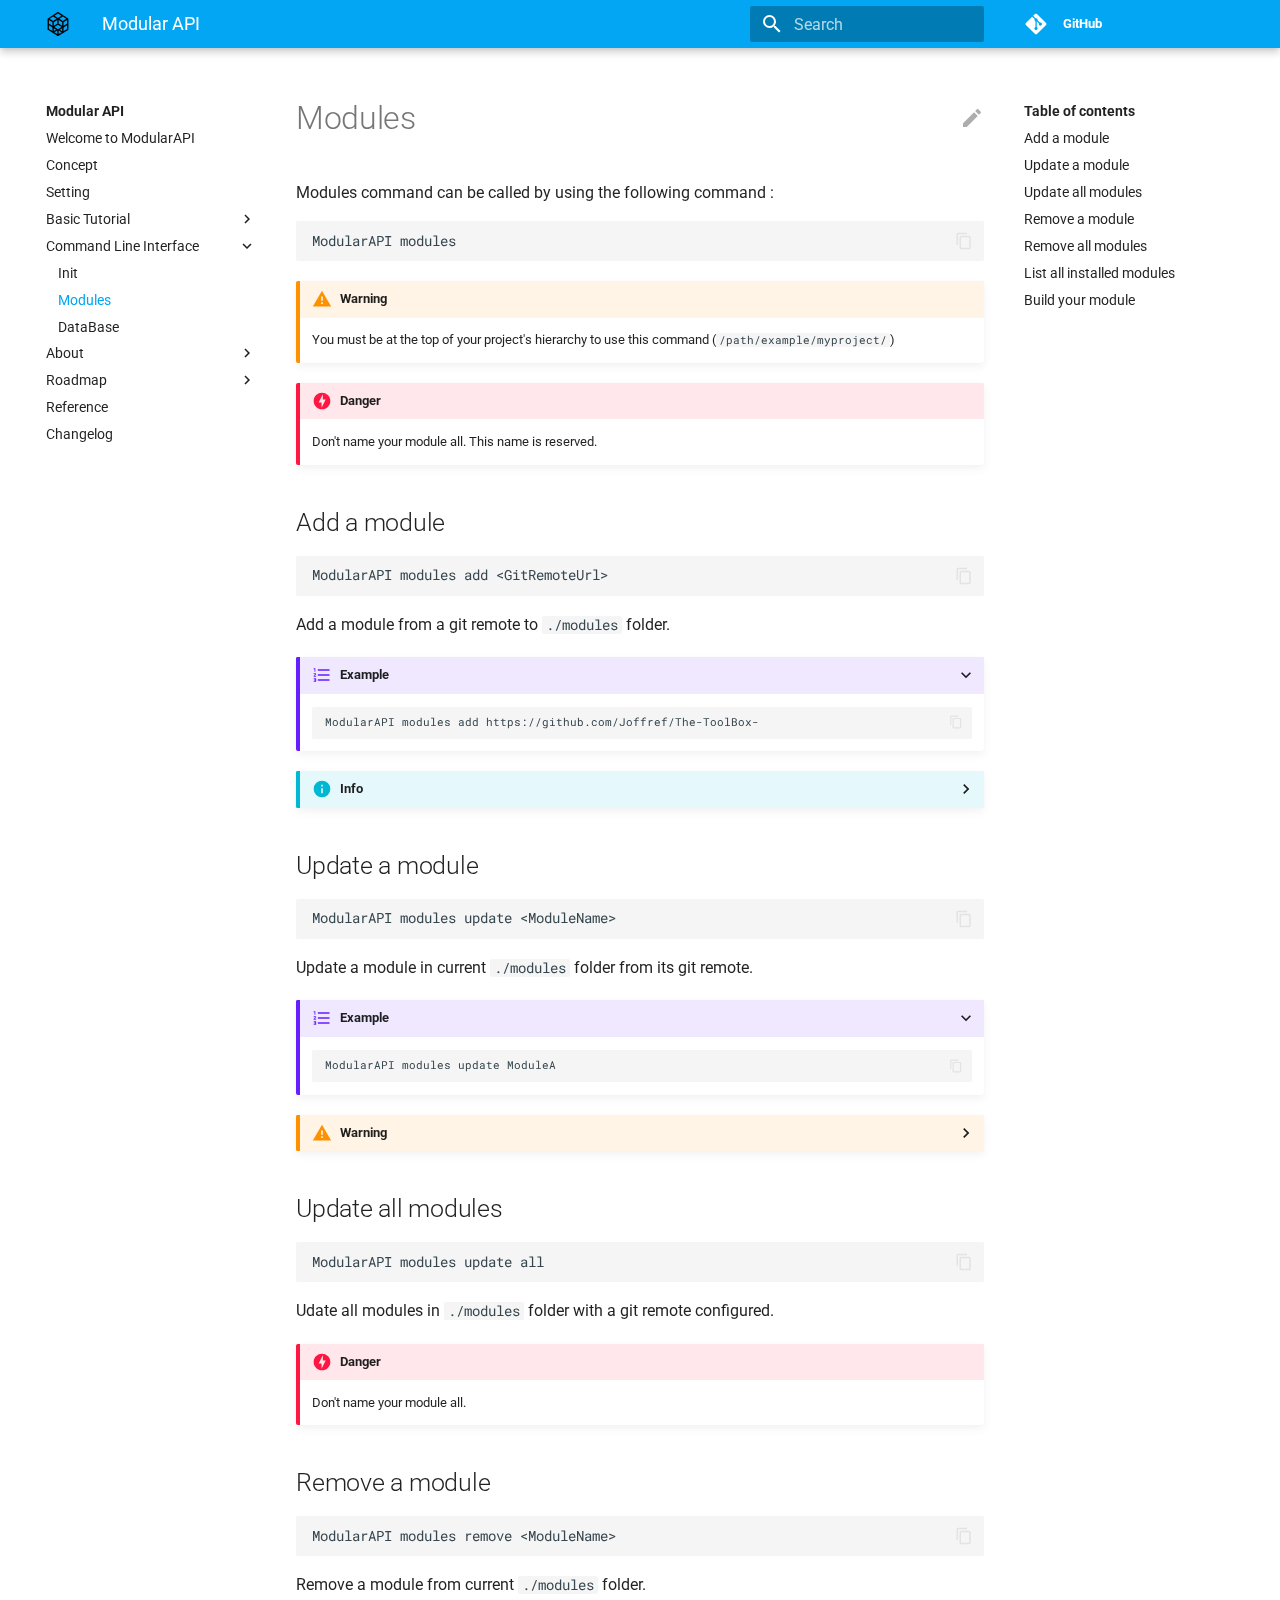
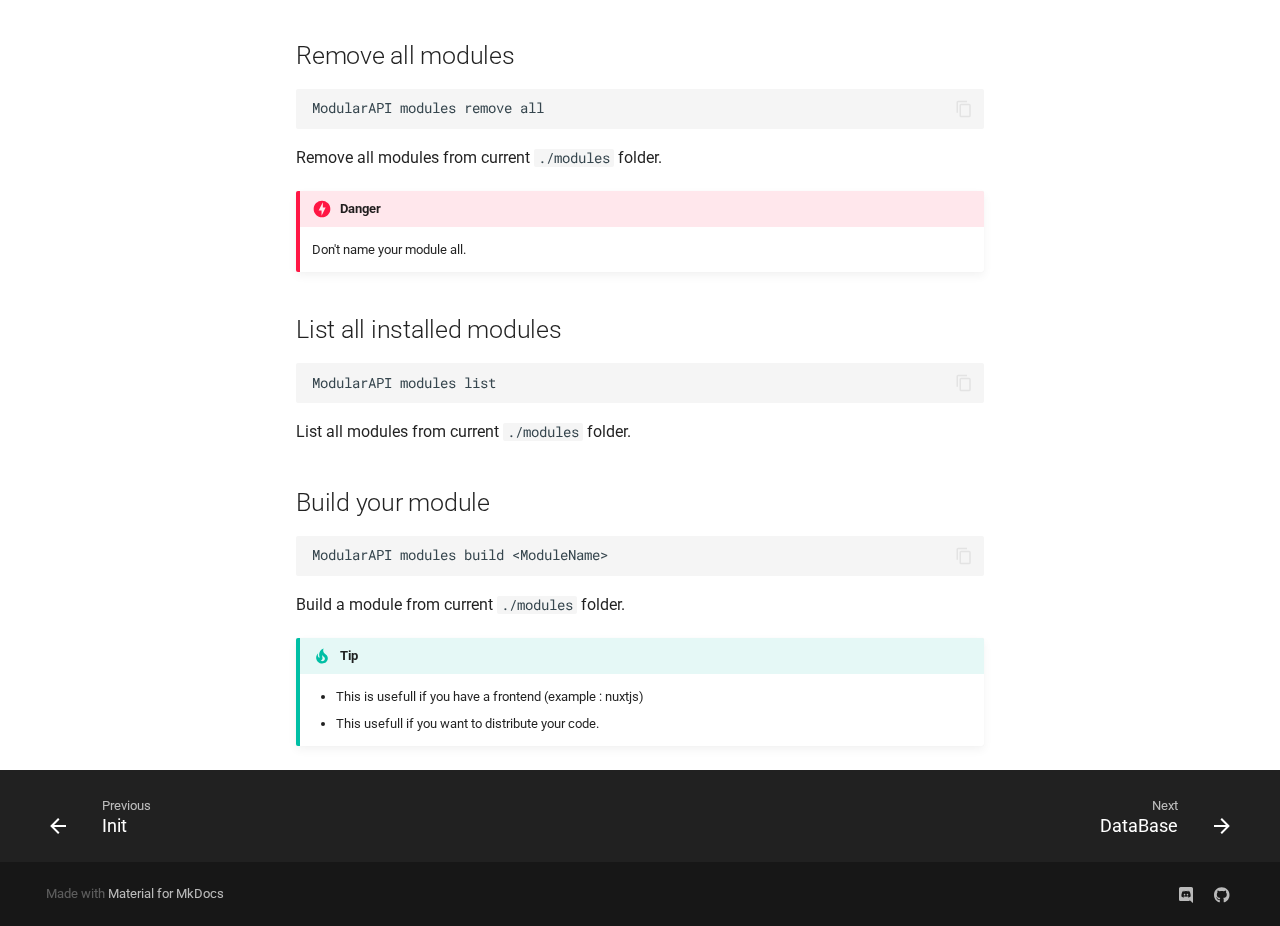
<file: cli/modules/index.html>
<!doctype html>
<html lang="en" class="no-js">
  <head>
    
      <meta charset="utf-8">
      <meta name="viewport" content="width=device-width,initial-scale=1">
      
        <meta name="description" content="modules related commands">
      
      
      
      <link rel="shortcut icon" href="../../assets/images/favicon.png">
      <meta name="generator" content="mkdocs-1.1.2, mkdocs-material-6.1.0">
    
    
      
        <title>modules - Modular API</title>
      
    
    
      <link rel="stylesheet" href="../../assets/stylesheets/main.bc7e593a.min.css">
      
        
        <link rel="stylesheet" href="../../assets/stylesheets/palette.ab28b872.min.css">
        
          
          
          <meta name="theme-color" content="#02a6f2">
        
      
    
    
    
      
        
        <link href="https://fonts.gstatic.com" rel="preconnect" crossorigin>
        <link rel="stylesheet" href="https://fonts.googleapis.com/css?family=Roboto:300,400,400i,700%7CRoboto+Mono&display=fallback">
        <style>body,input{font-family:"Roboto",-apple-system,BlinkMacSystemFont,Helvetica,Arial,sans-serif}code,kbd,pre{font-family:"Roboto Mono",SFMono-Regular,Consolas,Menlo,monospace}</style>
      
    
    
    
      <link rel="stylesheet" href="../../stylesheets/extra.css">
    
    
      
    
    
  </head>
  
  
    
    
    
    
    
    <body dir="ltr" data-md-color-scheme="" data-md-color-primary="light-blue" data-md-color-accent="">
      
  
    <input class="md-toggle" data-md-toggle="drawer" type="checkbox" id="__drawer" autocomplete="off">
    <input class="md-toggle" data-md-toggle="search" type="checkbox" id="__search" autocomplete="off">
    <label class="md-overlay" for="__drawer"></label>
    <div data-md-component="skip">
      
        
        <a href="#modules" class="md-skip">
          Skip to content
        </a>
      
    </div>
    <div data-md-component="announce">
      
    </div>
    
      

<header class="md-header" data-md-component="header">
  <nav class="md-header-nav md-grid" aria-label="Header">
    <a href="../.." title="Modular API" class="md-header-nav__button md-logo" aria-label="Modular API">
      
  <img src="../../img/modular.svg" alt="logo">

    </a>
    <label class="md-header-nav__button md-icon" for="__drawer">
      <svg xmlns="http://www.w3.org/2000/svg" viewBox="0 0 24 24"><path d="M3 6h18v2H3V6m0 5h18v2H3v-2m0 5h18v2H3v-2z"/></svg>
    </label>
    <div class="md-header-nav__title" data-md-component="header-title">
      
        <div class="md-header-nav__ellipsis">
          <span class="md-header-nav__topic md-ellipsis">
            Modular API
          </span>
          <span class="md-header-nav__topic md-ellipsis">
            
              modules
            
          </span>
        </div>
      
    </div>
    
      <label class="md-header-nav__button md-icon" for="__search">
        <svg xmlns="http://www.w3.org/2000/svg" viewBox="0 0 24 24"><path d="M9.5 3A6.5 6.5 0 0116 9.5c0 1.61-.59 3.09-1.56 4.23l.27.27h.79l5 5-1.5 1.5-5-5v-.79l-.27-.27A6.516 6.516 0 019.5 16 6.5 6.5 0 013 9.5 6.5 6.5 0 019.5 3m0 2C7 5 5 7 5 9.5S7 14 9.5 14 14 12 14 9.5 12 5 9.5 5z"/></svg>
      </label>
      
<div class="md-search" data-md-component="search" role="dialog">
  <label class="md-search__overlay" for="__search"></label>
  <div class="md-search__inner" role="search">
    <form class="md-search__form" name="search">
      <input type="text" class="md-search__input" name="query" aria-label="Search" placeholder="Search" autocapitalize="off" autocorrect="off" autocomplete="off" spellcheck="false" data-md-component="search-query" data-md-state="active">
      <label class="md-search__icon md-icon" for="__search">
        <svg xmlns="http://www.w3.org/2000/svg" viewBox="0 0 24 24"><path d="M9.5 3A6.5 6.5 0 0116 9.5c0 1.61-.59 3.09-1.56 4.23l.27.27h.79l5 5-1.5 1.5-5-5v-.79l-.27-.27A6.516 6.516 0 019.5 16 6.5 6.5 0 013 9.5 6.5 6.5 0 019.5 3m0 2C7 5 5 7 5 9.5S7 14 9.5 14 14 12 14 9.5 12 5 9.5 5z"/></svg>
        <svg xmlns="http://www.w3.org/2000/svg" viewBox="0 0 24 24"><path d="M20 11v2H8l5.5 5.5-1.42 1.42L4.16 12l7.92-7.92L13.5 5.5 8 11h12z"/></svg>
      </label>
      <button type="reset" class="md-search__icon md-icon" aria-label="Clear" data-md-component="search-reset" tabindex="-1">
        <svg xmlns="http://www.w3.org/2000/svg" viewBox="0 0 24 24"><path d="M19 6.41L17.59 5 12 10.59 6.41 5 5 6.41 10.59 12 5 17.59 6.41 19 12 13.41 17.59 19 19 17.59 13.41 12 19 6.41z"/></svg>
      </button>
    </form>
    <div class="md-search__output">
      <div class="md-search__scrollwrap" data-md-scrollfix>
        <div class="md-search-result" data-md-component="search-result">
          <div class="md-search-result__meta">
            Initializing search
          </div>
          <ol class="md-search-result__list"></ol>
        </div>
      </div>
    </div>
  </div>
</div>
    
    
      <div class="md-header-nav__source">
        
<a href="https://github.com/Modular-Lab/Modular-API/" title="Go to repository" class="md-source">
  <div class="md-source__icon md-icon">
    
    <svg xmlns="http://www.w3.org/2000/svg" viewBox="0 0 448 512"><path d="M439.55 236.05L244 40.45a28.87 28.87 0 00-40.81 0l-40.66 40.63 51.52 51.52c27.06-9.14 52.68 16.77 43.39 43.68l49.66 49.66c34.23-11.8 61.18 31 35.47 56.69-26.49 26.49-70.21-2.87-56-37.34L240.22 199v121.85c25.3 12.54 22.26 41.85 9.08 55a34.34 34.34 0 01-48.55 0c-17.57-17.6-11.07-46.91 11.25-56v-123c-20.8-8.51-24.6-30.74-18.64-45L142.57 101 8.45 235.14a28.86 28.86 0 000 40.81l195.61 195.6a28.86 28.86 0 0040.8 0l194.69-194.69a28.86 28.86 0 000-40.81z"/></svg>
  </div>
  <div class="md-source__repository">
    GitHub
  </div>
</a>
      </div>
    
  </nav>
</header>
    
    <div class="md-container" data-md-component="container">
      
      
        
      
      <main class="md-main" data-md-component="main">
        <div class="md-main__inner md-grid">
          
            
              <div class="md-sidebar md-sidebar--primary" data-md-component="navigation">
                <div class="md-sidebar__scrollwrap">
                  <div class="md-sidebar__inner">
                    

<nav class="md-nav md-nav--primary" aria-label="Navigation" data-md-level="0">
  <label class="md-nav__title" for="__drawer">
    <a href="../.." title="Modular API" class="md-nav__button md-logo" aria-label="Modular API">
      
  <img src="../../img/modular.svg" alt="logo">

    </a>
    Modular API
  </label>
  
    <div class="md-nav__source">
      
<a href="https://github.com/Modular-Lab/Modular-API/" title="Go to repository" class="md-source">
  <div class="md-source__icon md-icon">
    
    <svg xmlns="http://www.w3.org/2000/svg" viewBox="0 0 448 512"><path d="M439.55 236.05L244 40.45a28.87 28.87 0 00-40.81 0l-40.66 40.63 51.52 51.52c27.06-9.14 52.68 16.77 43.39 43.68l49.66 49.66c34.23-11.8 61.18 31 35.47 56.69-26.49 26.49-70.21-2.87-56-37.34L240.22 199v121.85c25.3 12.54 22.26 41.85 9.08 55a34.34 34.34 0 01-48.55 0c-17.57-17.6-11.07-46.91 11.25-56v-123c-20.8-8.51-24.6-30.74-18.64-45L142.57 101 8.45 235.14a28.86 28.86 0 000 40.81l195.61 195.6a28.86 28.86 0 0040.8 0l194.69-194.69a28.86 28.86 0 000-40.81z"/></svg>
  </div>
  <div class="md-source__repository">
    GitHub
  </div>
</a>
    </div>
  
  <ul class="md-nav__list" data-md-scrollfix>
    
      
      
      


  <li class="md-nav__item">
    <a href="../.." class="md-nav__link">
      Welcome to ModularAPI
    </a>
  </li>

    
      
      
      


  <li class="md-nav__item">
    <a href="../../concept/" class="md-nav__link">
      Concept
    </a>
  </li>

    
      
      
      


  <li class="md-nav__item">
    <a href="../../setting/" class="md-nav__link">
      Setting
    </a>
  </li>

    
      
      
      


  <li class="md-nav__item md-nav__item--nested">
    
      <input class="md-nav__toggle md-toggle" data-md-toggle="nav-4" type="checkbox" id="nav-4">
    
    <label class="md-nav__link" for="nav-4">
      Basic Tutorial
      <span class="md-nav__icon md-icon"></span>
    </label>
    <nav class="md-nav" aria-label="Basic Tutorial" data-md-level="1">
      <label class="md-nav__title" for="nav-4">
        <span class="md-nav__icon md-icon"></span>
        Basic Tutorial
      </label>
      <ul class="md-nav__list" data-md-scrollfix>
        
        
          
          
          


  <li class="md-nav__item">
    <a href="../../getting_started/installation/" class="md-nav__link">
      Install ModularAPI
    </a>
  </li>

        
          
          
          


  <li class="md-nav__item">
    <a href="../../getting_started/fisrtapp/" class="md-nav__link">
      Create your fisrt app
    </a>
  </li>

        
          
          
          


  <li class="md-nav__item">
    <a href="../../getting_started/runapp/" class="md-nav__link">
      Run your first app
    </a>
  </li>

        
      </ul>
    </nav>
  </li>

    
      
      
      

  


  <li class="md-nav__item md-nav__item--active md-nav__item--nested">
    
      <input class="md-nav__toggle md-toggle" data-md-toggle="nav-5" type="checkbox" id="nav-5" checked>
    
    <label class="md-nav__link" for="nav-5">
      Command Line Interface
      <span class="md-nav__icon md-icon"></span>
    </label>
    <nav class="md-nav" aria-label="Command Line Interface" data-md-level="1">
      <label class="md-nav__title" for="nav-5">
        <span class="md-nav__icon md-icon"></span>
        Command Line Interface
      </label>
      <ul class="md-nav__list" data-md-scrollfix>
        
        
          
          
          


  <li class="md-nav__item">
    <a href="../init/" class="md-nav__link">
      Init
    </a>
  </li>

        
          
          
          

  


  <li class="md-nav__item md-nav__item--active">
    
    <input class="md-nav__toggle md-toggle" data-md-toggle="toc" type="checkbox" id="__toc">
    
      
    
    
      <label class="md-nav__link md-nav__link--active" for="__toc">
        Modules
        <span class="md-nav__icon md-icon"></span>
      </label>
    
    <a href="./" class="md-nav__link md-nav__link--active">
      Modules
    </a>
    
      
<nav class="md-nav md-nav--secondary" aria-label="Table of contents">
  
  
    
  
  
    <label class="md-nav__title" for="__toc">
      <span class="md-nav__icon md-icon"></span>
      Table of contents
    </label>
    <ul class="md-nav__list" data-md-scrollfix>
      
        <li class="md-nav__item">
  <a href="#add-a-module" class="md-nav__link">
    Add a module
  </a>
  
</li>
      
        <li class="md-nav__item">
  <a href="#update-a-module" class="md-nav__link">
    Update a module
  </a>
  
</li>
      
        <li class="md-nav__item">
  <a href="#update-all-modules" class="md-nav__link">
    Update all modules
  </a>
  
</li>
      
        <li class="md-nav__item">
  <a href="#remove-a-module" class="md-nav__link">
    Remove a module
  </a>
  
</li>
      
        <li class="md-nav__item">
  <a href="#remove-all-modules" class="md-nav__link">
    Remove all modules
  </a>
  
</li>
      
        <li class="md-nav__item">
  <a href="#list-all-installed-modules" class="md-nav__link">
    List all installed modules
  </a>
  
</li>
      
        <li class="md-nav__item">
  <a href="#build-your-module" class="md-nav__link">
    Build your module
  </a>
  
</li>
      
    </ul>
  
</nav>
    
  </li>

        
          
          
          


  <li class="md-nav__item">
    <a href="../db/" class="md-nav__link">
      DataBase
    </a>
  </li>

        
      </ul>
    </nav>
  </li>

    
      
      
      


  <li class="md-nav__item md-nav__item--nested">
    
      <input class="md-nav__toggle md-toggle" data-md-toggle="nav-6" type="checkbox" id="nav-6">
    
    <label class="md-nav__link" for="nav-6">
      About
      <span class="md-nav__icon md-icon"></span>
    </label>
    <nav class="md-nav" aria-label="About" data-md-level="1">
      <label class="md-nav__title" for="nav-6">
        <span class="md-nav__icon md-icon"></span>
        About
      </label>
      <ul class="md-nav__list" data-md-scrollfix>
        
        
          
          
          


  <li class="md-nav__item">
    <a href="../../about/question/" class="md-nav__link">
      Frequently asked questions
    </a>
  </li>

        
          
          
          


  <li class="md-nav__item">
    <a href="../../about/otherprojects/" class="md-nav__link">
      Other projects
    </a>
  </li>

        
      </ul>
    </nav>
  </li>

    
      
      
      


  <li class="md-nav__item md-nav__item--nested">
    
      <input class="md-nav__toggle md-toggle" data-md-toggle="nav-7" type="checkbox" id="nav-7">
    
    <label class="md-nav__link" for="nav-7">
      Roadmap
      <span class="md-nav__icon md-icon"></span>
    </label>
    <nav class="md-nav" aria-label="Roadmap" data-md-level="1">
      <label class="md-nav__title" for="nav-7">
        <span class="md-nav__icon md-icon"></span>
        Roadmap
      </label>
      <ul class="md-nav__list" data-md-scrollfix>
        
        
          
          
          


  <li class="md-nav__item">
    <a href="../../roadmap/cliroad/" class="md-nav__link">
      CLI
    </a>
  </li>

        
          
          
          


  <li class="md-nav__item">
    <a href="../../roadmap/projectroad/" class="md-nav__link">
      Project
    </a>
  </li>

        
      </ul>
    </nav>
  </li>

    
      
      
      


  <li class="md-nav__item">
    <a href="../../reference/" class="md-nav__link">
      Reference
    </a>
  </li>

    
      
      
      


  <li class="md-nav__item">
    <a href="../../changelog/" class="md-nav__link">
      Changelog
    </a>
  </li>

    
  </ul>
</nav>
                  </div>
                </div>
              </div>
            
            
              <div class="md-sidebar md-sidebar--secondary" data-md-component="toc">
                <div class="md-sidebar__scrollwrap">
                  <div class="md-sidebar__inner">
                    
<nav class="md-nav md-nav--secondary" aria-label="Table of contents">
  
  
    
  
  
    <label class="md-nav__title" for="__toc">
      <span class="md-nav__icon md-icon"></span>
      Table of contents
    </label>
    <ul class="md-nav__list" data-md-scrollfix>
      
        <li class="md-nav__item">
  <a href="#add-a-module" class="md-nav__link">
    Add a module
  </a>
  
</li>
      
        <li class="md-nav__item">
  <a href="#update-a-module" class="md-nav__link">
    Update a module
  </a>
  
</li>
      
        <li class="md-nav__item">
  <a href="#update-all-modules" class="md-nav__link">
    Update all modules
  </a>
  
</li>
      
        <li class="md-nav__item">
  <a href="#remove-a-module" class="md-nav__link">
    Remove a module
  </a>
  
</li>
      
        <li class="md-nav__item">
  <a href="#remove-all-modules" class="md-nav__link">
    Remove all modules
  </a>
  
</li>
      
        <li class="md-nav__item">
  <a href="#list-all-installed-modules" class="md-nav__link">
    List all installed modules
  </a>
  
</li>
      
        <li class="md-nav__item">
  <a href="#build-your-module" class="md-nav__link">
    Build your module
  </a>
  
</li>
      
    </ul>
  
</nav>
                  </div>
                </div>
              </div>
            
          
          <div class="md-content">
            <article class="md-content__inner md-typeset">
              
                
                  <a href="https://github.com/Modular-Lab/Modular-API/edit/main/doc/docs/cli/modules.md" title="Edit this page" class="md-content__button md-icon">
                    <svg xmlns="http://www.w3.org/2000/svg" viewBox="0 0 24 24"><path d="M20.71 7.04c.39-.39.39-1.04 0-1.41l-2.34-2.34c-.37-.39-1.02-.39-1.41 0l-1.84 1.83 3.75 3.75M3 17.25V21h3.75L17.81 9.93l-3.75-3.75L3 17.25z"/></svg>
                  </a>
                
                
                <h1 id="modules">Modules<a class="headerlink" href="#modules" title="Permanent link">&para;</a></h1>
<p>Modules command can be called by using the following command :
<div class="highlight"><pre><span></span><code>ModularAPI modules
</code></pre></div></p>
<div class="admonition warning">
<p class="admonition-title">Warning</p>
<p>You must be at the top of your project's hierarchy to use this command (<code>/path/example/myproject/</code>)</p>
</div>
<div class="admonition danger">
<p class="admonition-title">Danger</p>
<p>Don't name your module all. This name is reserved.</p>
</div>
<h2 id="add-a-module">Add a module<a class="headerlink" href="#add-a-module" title="Permanent link">&para;</a></h2>
<p><div class="highlight"><pre><span></span><code>ModularAPI modules add &lt;GitRemoteUrl&gt;
</code></pre></div>
Add a module from a git remote to <code>./modules</code> folder.</p>
<details class="example" open="open"><summary>Example</summary><div class="highlight"><pre><span></span><code>ModularAPI modules add https://github.com/Joffref/The-ToolBox-
</code></pre></div>
</details>
<details class="info"><summary>Info</summary><p>Under the hood it performs a git clone.</p>
</details>
<h2 id="update-a-module">Update a module<a class="headerlink" href="#update-a-module" title="Permanent link">&para;</a></h2>
<p><div class="highlight"><pre><span></span><code>ModularAPI modules update &lt;ModuleName&gt;
</code></pre></div>
Update a module in current <code>./modules</code> folder from its git remote.</p>
<details class="example" open="open"><summary>Example</summary><div class="highlight"><pre><span></span><code>ModularAPI modules update ModuleA
</code></pre></div>
</details>
<details class="warning"><summary>Warning</summary><p>If the git remote is unvailable it will raise an error.</p>
</details>
<h2 id="update-all-modules">Update all modules<a class="headerlink" href="#update-all-modules" title="Permanent link">&para;</a></h2>
<p><div class="highlight"><pre><span></span><code>ModularAPI modules update all
</code></pre></div>
Udate all modules in <code>./modules</code> folder with a git remote configured.</p>
<div class="admonition danger">
<p class="admonition-title">Danger</p>
<p>Don't name your module all.</p>
</div>
<h2 id="remove-a-module">Remove a module<a class="headerlink" href="#remove-a-module" title="Permanent link">&para;</a></h2>
<p><div class="highlight"><pre><span></span><code>ModularAPI modules remove &lt;ModuleName&gt;
</code></pre></div>
Remove a module from current <code>./modules</code> folder.</p>
<h2 id="remove-all-modules">Remove all modules<a class="headerlink" href="#remove-all-modules" title="Permanent link">&para;</a></h2>
<p><div class="highlight"><pre><span></span><code>ModularAPI modules remove all
</code></pre></div>
Remove all modules from current <code>./modules</code> folder.</p>
<div class="admonition danger">
<p class="admonition-title">Danger</p>
<p>Don't name your module all.</p>
</div>
<h2 id="list-all-installed-modules">List all installed modules<a class="headerlink" href="#list-all-installed-modules" title="Permanent link">&para;</a></h2>
<p><div class="highlight"><pre><span></span><code>ModularAPI modules list
</code></pre></div>
List all modules from current <code>./modules</code> folder.</p>
<h2 id="build-your-module">Build your module<a class="headerlink" href="#build-your-module" title="Permanent link">&para;</a></h2>
<p><div class="highlight"><pre><span></span><code>ModularAPI modules build &lt;ModuleName&gt;
</code></pre></div>
Build a module from current <code>./modules</code> folder.</p>
<div class="admonition tip">
<p class="admonition-title">Tip</p>
<ul>
<li>This is usefull if you have a frontend (example : nuxtjs)</li>
<li>This usefull if you want to distribute your code.</li>
</ul>
</div>
                
                  
                
              
              
                


              
            </article>
          </div>
        </div>
      </main>
      
        
<footer class="md-footer">
  
    <div class="md-footer-nav">
      <nav class="md-footer-nav__inner md-grid" aria-label="Footer">
        
          <a href="../init/" class="md-footer-nav__link md-footer-nav__link--prev" rel="prev">
            <div class="md-footer-nav__button md-icon">
              <svg xmlns="http://www.w3.org/2000/svg" viewBox="0 0 24 24"><path d="M20 11v2H8l5.5 5.5-1.42 1.42L4.16 12l7.92-7.92L13.5 5.5 8 11h12z"/></svg>
            </div>
            <div class="md-footer-nav__title">
              <div class="md-ellipsis">
                <span class="md-footer-nav__direction">
                  Previous
                </span>
                Init
              </div>
            </div>
          </a>
        
        
          <a href="../db/" class="md-footer-nav__link md-footer-nav__link--next" rel="next">
            <div class="md-footer-nav__title">
              <div class="md-ellipsis">
                <span class="md-footer-nav__direction">
                  Next
                </span>
                DataBase
              </div>
            </div>
            <div class="md-footer-nav__button md-icon">
              <svg xmlns="http://www.w3.org/2000/svg" viewBox="0 0 24 24"><path d="M4 11v2h12l-5.5 5.5 1.42 1.42L19.84 12l-7.92-7.92L10.5 5.5 16 11H4z"/></svg>
            </div>
          </a>
        
      </nav>
    </div>
  
  <div class="md-footer-meta md-typeset">
    <div class="md-footer-meta__inner md-grid">
      <div class="md-footer-copyright">
        
        Made with
        <a href="https://squidfunk.github.io/mkdocs-material/" target="_blank" rel="noopener">
          Material for MkDocs
        </a>
      </div>
      
  <div class="md-footer-social">
    
      
      
        
        
      
      <a href="https://discord.gg/EFzdnHw2pH" target="_blank" rel="noopener" title="discord.gg" class="md-footer-social__link">
        <svg xmlns="http://www.w3.org/2000/svg" viewBox="0 0 448 512"><path d="M297.216 243.2c0 15.616-11.52 28.416-26.112 28.416-14.336 0-26.112-12.8-26.112-28.416s11.52-28.416 26.112-28.416c14.592 0 26.112 12.8 26.112 28.416zm-119.552-28.416c-14.592 0-26.112 12.8-26.112 28.416s11.776 28.416 26.112 28.416c14.592 0 26.112-12.8 26.112-28.416.256-15.616-11.52-28.416-26.112-28.416zM448 52.736V512c-64.494-56.994-43.868-38.128-118.784-107.776l13.568 47.36H52.48C23.552 451.584 0 428.032 0 398.848V52.736C0 23.552 23.552 0 52.48 0h343.04C424.448 0 448 23.552 448 52.736zm-72.96 242.688c0-82.432-36.864-149.248-36.864-149.248-36.864-27.648-71.936-26.88-71.936-26.88l-3.584 4.096c43.52 13.312 63.744 32.512 63.744 32.512-60.811-33.329-132.244-33.335-191.232-7.424-9.472 4.352-15.104 7.424-15.104 7.424s21.248-20.224 67.328-33.536l-2.56-3.072s-35.072-.768-71.936 26.88c0 0-36.864 66.816-36.864 149.248 0 0 21.504 37.12 78.08 38.912 0 0 9.472-11.52 17.152-21.248-32.512-9.728-44.8-30.208-44.8-30.208 3.766 2.636 9.976 6.053 10.496 6.4 43.21 24.198 104.588 32.126 159.744 8.96 8.96-3.328 18.944-8.192 29.44-15.104 0 0-12.8 20.992-46.336 30.464 7.68 9.728 16.896 20.736 16.896 20.736 56.576-1.792 78.336-38.912 78.336-38.912z"/></svg>
      </a>
    
      
      
        
        
      
      <a href="https://github.com/Modular-Lab/Modular-API" target="_blank" rel="noopener" title="github.com" class="md-footer-social__link">
        <svg xmlns="http://www.w3.org/2000/svg" viewBox="0 0 496 512"><path d="M165.9 397.4c0 2-2.3 3.6-5.2 3.6-3.3.3-5.6-1.3-5.6-3.6 0-2 2.3-3.6 5.2-3.6 3-.3 5.6 1.3 5.6 3.6zm-31.1-4.5c-.7 2 1.3 4.3 4.3 4.9 2.6 1 5.6 0 6.2-2s-1.3-4.3-4.3-5.2c-2.6-.7-5.5.3-6.2 2.3zm44.2-1.7c-2.9.7-4.9 2.6-4.6 4.9.3 2 2.9 3.3 5.9 2.6 2.9-.7 4.9-2.6 4.6-4.6-.3-1.9-3-3.2-5.9-2.9zM244.8 8C106.1 8 0 113.3 0 252c0 110.9 69.8 205.8 169.5 239.2 12.8 2.3 17.3-5.6 17.3-12.1 0-6.2-.3-40.4-.3-61.4 0 0-70 15-84.7-29.8 0 0-11.4-29.1-27.8-36.6 0 0-22.9-15.7 1.6-15.4 0 0 24.9 2 38.6 25.8 21.9 38.6 58.6 27.5 72.9 20.9 2.3-16 8.8-27.1 16-33.7-55.9-6.2-112.3-14.3-112.3-110.5 0-27.5 7.6-41.3 23.6-58.9-2.6-6.5-11.1-33.3 2.6-67.9 20.9-6.5 69 27 69 27 20-5.6 41.5-8.5 62.8-8.5s42.8 2.9 62.8 8.5c0 0 48.1-33.6 69-27 13.7 34.7 5.2 61.4 2.6 67.9 16 17.7 25.8 31.5 25.8 58.9 0 96.5-58.9 104.2-114.8 110.5 9.2 7.9 17 22.9 17 46.4 0 33.7-.3 75.4-.3 83.6 0 6.5 4.6 14.4 17.3 12.1C428.2 457.8 496 362.9 496 252 496 113.3 383.5 8 244.8 8zM97.2 352.9c-1.3 1-1 3.3.7 5.2 1.6 1.6 3.9 2.3 5.2 1 1.3-1 1-3.3-.7-5.2-1.6-1.6-3.9-2.3-5.2-1zm-10.8-8.1c-.7 1.3.3 2.9 2.3 3.9 1.6 1 3.6.7 4.3-.7.7-1.3-.3-2.9-2.3-3.9-2-.6-3.6-.3-4.3.7zm32.4 35.6c-1.6 1.3-1 4.3 1.3 6.2 2.3 2.3 5.2 2.6 6.5 1 1.3-1.3.7-4.3-1.3-6.2-2.2-2.3-5.2-2.6-6.5-1zm-11.4-14.7c-1.6 1-1.6 3.6 0 5.9 1.6 2.3 4.3 3.3 5.6 2.3 1.6-1.3 1.6-3.9 0-6.2-1.4-2.3-4-3.3-5.6-2z"/></svg>
      </a>
    
  </div>

    </div>
  </div>
</footer>
      
    </div>
    
      <script src="../../assets/javascripts/vendor.6a3d08fc.min.js"></script>
      <script src="../../assets/javascripts/bundle.71201edf.min.js"></script><script id="__lang" type="application/json">{"clipboard.copy": "Copy to clipboard", "clipboard.copied": "Copied to clipboard", "search.config.lang": "en", "search.config.pipeline": "trimmer, stopWordFilter", "search.config.separator": "[\\s\\-]+", "search.placeholder": "Search", "search.result.placeholder": "Type to start searching", "search.result.none": "No matching documents", "search.result.one": "1 matching document", "search.result.other": "# matching documents", "search.result.more.one": "1 more on this page", "search.result.more.other": "# more on this page", "search.result.term.missing": "Missing"}</script>
      
      <script>
        app = initialize({
          base: "../..",
          features: [],
          search: Object.assign({
            worker: "../../assets/javascripts/worker/search.4ac00218.min.js"
          }, typeof search !== "undefined" && search)
        })
      </script>
      
    
  </body>
</html>
</file>
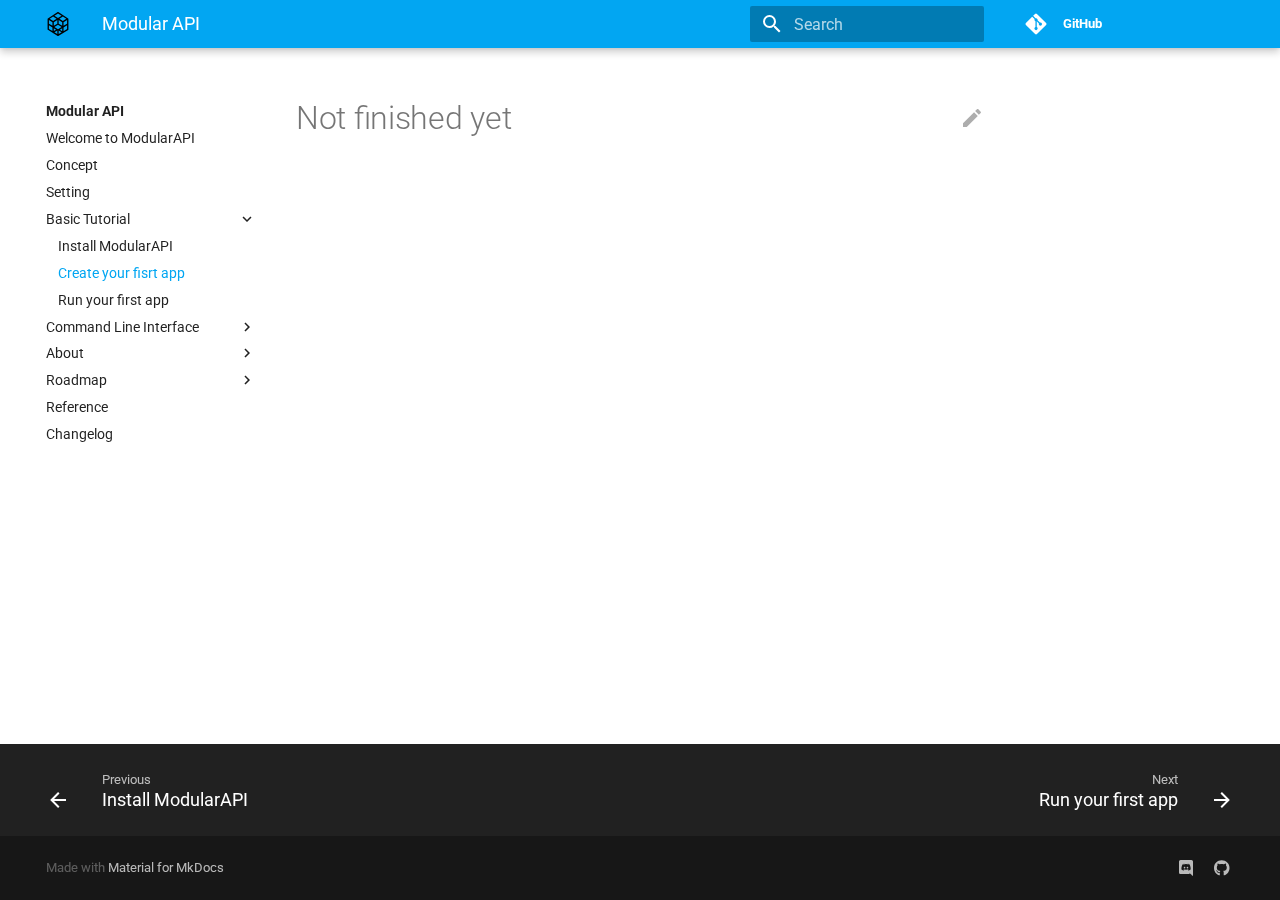
<file: getting_started/fisrtapp/index.html>
<!doctype html>
<html lang="en" class="no-js">
  <head>
    
      <meta charset="utf-8">
      <meta name="viewport" content="width=device-width,initial-scale=1">
      
      
      
      <link rel="shortcut icon" href="../../assets/images/favicon.png">
      <meta name="generator" content="mkdocs-1.1.2, mkdocs-material-6.1.0">
    
    
      
        <title>Create your fisrt app - Modular API</title>
      
    
    
      <link rel="stylesheet" href="../../assets/stylesheets/main.bc7e593a.min.css">
      
        
        <link rel="stylesheet" href="../../assets/stylesheets/palette.ab28b872.min.css">
        
          
          
          <meta name="theme-color" content="#02a6f2">
        
      
    
    
    
      
        
        <link href="https://fonts.gstatic.com" rel="preconnect" crossorigin>
        <link rel="stylesheet" href="https://fonts.googleapis.com/css?family=Roboto:300,400,400i,700%7CRoboto+Mono&display=fallback">
        <style>body,input{font-family:"Roboto",-apple-system,BlinkMacSystemFont,Helvetica,Arial,sans-serif}code,kbd,pre{font-family:"Roboto Mono",SFMono-Regular,Consolas,Menlo,monospace}</style>
      
    
    
    
      <link rel="stylesheet" href="../../stylesheets/extra.css">
    
    
      
    
    
  </head>
  
  
    
    
    
    
    
    <body dir="ltr" data-md-color-scheme="" data-md-color-primary="light-blue" data-md-color-accent="">
      
  
    <input class="md-toggle" data-md-toggle="drawer" type="checkbox" id="__drawer" autocomplete="off">
    <input class="md-toggle" data-md-toggle="search" type="checkbox" id="__search" autocomplete="off">
    <label class="md-overlay" for="__drawer"></label>
    <div data-md-component="skip">
      
        
        <a href="#not-finished-yet" class="md-skip">
          Skip to content
        </a>
      
    </div>
    <div data-md-component="announce">
      
    </div>
    
      

<header class="md-header" data-md-component="header">
  <nav class="md-header-nav md-grid" aria-label="Header">
    <a href="../.." title="Modular API" class="md-header-nav__button md-logo" aria-label="Modular API">
      
  <img src="../../img/modular.svg" alt="logo">

    </a>
    <label class="md-header-nav__button md-icon" for="__drawer">
      <svg xmlns="http://www.w3.org/2000/svg" viewBox="0 0 24 24"><path d="M3 6h18v2H3V6m0 5h18v2H3v-2m0 5h18v2H3v-2z"/></svg>
    </label>
    <div class="md-header-nav__title" data-md-component="header-title">
      
        <div class="md-header-nav__ellipsis">
          <span class="md-header-nav__topic md-ellipsis">
            Modular API
          </span>
          <span class="md-header-nav__topic md-ellipsis">
            
              Create your fisrt app
            
          </span>
        </div>
      
    </div>
    
      <label class="md-header-nav__button md-icon" for="__search">
        <svg xmlns="http://www.w3.org/2000/svg" viewBox="0 0 24 24"><path d="M9.5 3A6.5 6.5 0 0116 9.5c0 1.61-.59 3.09-1.56 4.23l.27.27h.79l5 5-1.5 1.5-5-5v-.79l-.27-.27A6.516 6.516 0 019.5 16 6.5 6.5 0 013 9.5 6.5 6.5 0 019.5 3m0 2C7 5 5 7 5 9.5S7 14 9.5 14 14 12 14 9.5 12 5 9.5 5z"/></svg>
      </label>
      
<div class="md-search" data-md-component="search" role="dialog">
  <label class="md-search__overlay" for="__search"></label>
  <div class="md-search__inner" role="search">
    <form class="md-search__form" name="search">
      <input type="text" class="md-search__input" name="query" aria-label="Search" placeholder="Search" autocapitalize="off" autocorrect="off" autocomplete="off" spellcheck="false" data-md-component="search-query" data-md-state="active">
      <label class="md-search__icon md-icon" for="__search">
        <svg xmlns="http://www.w3.org/2000/svg" viewBox="0 0 24 24"><path d="M9.5 3A6.5 6.5 0 0116 9.5c0 1.61-.59 3.09-1.56 4.23l.27.27h.79l5 5-1.5 1.5-5-5v-.79l-.27-.27A6.516 6.516 0 019.5 16 6.5 6.5 0 013 9.5 6.5 6.5 0 019.5 3m0 2C7 5 5 7 5 9.5S7 14 9.5 14 14 12 14 9.5 12 5 9.5 5z"/></svg>
        <svg xmlns="http://www.w3.org/2000/svg" viewBox="0 0 24 24"><path d="M20 11v2H8l5.5 5.5-1.42 1.42L4.16 12l7.92-7.92L13.5 5.5 8 11h12z"/></svg>
      </label>
      <button type="reset" class="md-search__icon md-icon" aria-label="Clear" data-md-component="search-reset" tabindex="-1">
        <svg xmlns="http://www.w3.org/2000/svg" viewBox="0 0 24 24"><path d="M19 6.41L17.59 5 12 10.59 6.41 5 5 6.41 10.59 12 5 17.59 6.41 19 12 13.41 17.59 19 19 17.59 13.41 12 19 6.41z"/></svg>
      </button>
    </form>
    <div class="md-search__output">
      <div class="md-search__scrollwrap" data-md-scrollfix>
        <div class="md-search-result" data-md-component="search-result">
          <div class="md-search-result__meta">
            Initializing search
          </div>
          <ol class="md-search-result__list"></ol>
        </div>
      </div>
    </div>
  </div>
</div>
    
    
      <div class="md-header-nav__source">
        
<a href="https://github.com/Modular-Lab/Modular-API/" title="Go to repository" class="md-source">
  <div class="md-source__icon md-icon">
    
    <svg xmlns="http://www.w3.org/2000/svg" viewBox="0 0 448 512"><path d="M439.55 236.05L244 40.45a28.87 28.87 0 00-40.81 0l-40.66 40.63 51.52 51.52c27.06-9.14 52.68 16.77 43.39 43.68l49.66 49.66c34.23-11.8 61.18 31 35.47 56.69-26.49 26.49-70.21-2.87-56-37.34L240.22 199v121.85c25.3 12.54 22.26 41.85 9.08 55a34.34 34.34 0 01-48.55 0c-17.57-17.6-11.07-46.91 11.25-56v-123c-20.8-8.51-24.6-30.74-18.64-45L142.57 101 8.45 235.14a28.86 28.86 0 000 40.81l195.61 195.6a28.86 28.86 0 0040.8 0l194.69-194.69a28.86 28.86 0 000-40.81z"/></svg>
  </div>
  <div class="md-source__repository">
    GitHub
  </div>
</a>
      </div>
    
  </nav>
</header>
    
    <div class="md-container" data-md-component="container">
      
      
        
      
      <main class="md-main" data-md-component="main">
        <div class="md-main__inner md-grid">
          
            
              <div class="md-sidebar md-sidebar--primary" data-md-component="navigation">
                <div class="md-sidebar__scrollwrap">
                  <div class="md-sidebar__inner">
                    

<nav class="md-nav md-nav--primary" aria-label="Navigation" data-md-level="0">
  <label class="md-nav__title" for="__drawer">
    <a href="../.." title="Modular API" class="md-nav__button md-logo" aria-label="Modular API">
      
  <img src="../../img/modular.svg" alt="logo">

    </a>
    Modular API
  </label>
  
    <div class="md-nav__source">
      
<a href="https://github.com/Modular-Lab/Modular-API/" title="Go to repository" class="md-source">
  <div class="md-source__icon md-icon">
    
    <svg xmlns="http://www.w3.org/2000/svg" viewBox="0 0 448 512"><path d="M439.55 236.05L244 40.45a28.87 28.87 0 00-40.81 0l-40.66 40.63 51.52 51.52c27.06-9.14 52.68 16.77 43.39 43.68l49.66 49.66c34.23-11.8 61.18 31 35.47 56.69-26.49 26.49-70.21-2.87-56-37.34L240.22 199v121.85c25.3 12.54 22.26 41.85 9.08 55a34.34 34.34 0 01-48.55 0c-17.57-17.6-11.07-46.91 11.25-56v-123c-20.8-8.51-24.6-30.74-18.64-45L142.57 101 8.45 235.14a28.86 28.86 0 000 40.81l195.61 195.6a28.86 28.86 0 0040.8 0l194.69-194.69a28.86 28.86 0 000-40.81z"/></svg>
  </div>
  <div class="md-source__repository">
    GitHub
  </div>
</a>
    </div>
  
  <ul class="md-nav__list" data-md-scrollfix>
    
      
      
      


  <li class="md-nav__item">
    <a href="../.." class="md-nav__link">
      Welcome to ModularAPI
    </a>
  </li>

    
      
      
      


  <li class="md-nav__item">
    <a href="../../concept/" class="md-nav__link">
      Concept
    </a>
  </li>

    
      
      
      


  <li class="md-nav__item">
    <a href="../../setting/" class="md-nav__link">
      Setting
    </a>
  </li>

    
      
      
      

  


  <li class="md-nav__item md-nav__item--active md-nav__item--nested">
    
      <input class="md-nav__toggle md-toggle" data-md-toggle="nav-4" type="checkbox" id="nav-4" checked>
    
    <label class="md-nav__link" for="nav-4">
      Basic Tutorial
      <span class="md-nav__icon md-icon"></span>
    </label>
    <nav class="md-nav" aria-label="Basic Tutorial" data-md-level="1">
      <label class="md-nav__title" for="nav-4">
        <span class="md-nav__icon md-icon"></span>
        Basic Tutorial
      </label>
      <ul class="md-nav__list" data-md-scrollfix>
        
        
          
          
          


  <li class="md-nav__item">
    <a href="../installation/" class="md-nav__link">
      Install ModularAPI
    </a>
  </li>

        
          
          
          

  


  <li class="md-nav__item md-nav__item--active">
    
    <input class="md-nav__toggle md-toggle" data-md-toggle="toc" type="checkbox" id="__toc">
    
      
    
    
    <a href="./" class="md-nav__link md-nav__link--active">
      Create your fisrt app
    </a>
    
  </li>

        
          
          
          


  <li class="md-nav__item">
    <a href="../runapp/" class="md-nav__link">
      Run your first app
    </a>
  </li>

        
      </ul>
    </nav>
  </li>

    
      
      
      


  <li class="md-nav__item md-nav__item--nested">
    
      <input class="md-nav__toggle md-toggle" data-md-toggle="nav-5" type="checkbox" id="nav-5">
    
    <label class="md-nav__link" for="nav-5">
      Command Line Interface
      <span class="md-nav__icon md-icon"></span>
    </label>
    <nav class="md-nav" aria-label="Command Line Interface" data-md-level="1">
      <label class="md-nav__title" for="nav-5">
        <span class="md-nav__icon md-icon"></span>
        Command Line Interface
      </label>
      <ul class="md-nav__list" data-md-scrollfix>
        
        
          
          
          


  <li class="md-nav__item">
    <a href="../../cli/init/" class="md-nav__link">
      Init
    </a>
  </li>

        
          
          
          


  <li class="md-nav__item">
    <a href="../../cli/modules/" class="md-nav__link">
      Modules
    </a>
  </li>

        
          
          
          


  <li class="md-nav__item">
    <a href="../../cli/db/" class="md-nav__link">
      DataBase
    </a>
  </li>

        
      </ul>
    </nav>
  </li>

    
      
      
      


  <li class="md-nav__item md-nav__item--nested">
    
      <input class="md-nav__toggle md-toggle" data-md-toggle="nav-6" type="checkbox" id="nav-6">
    
    <label class="md-nav__link" for="nav-6">
      About
      <span class="md-nav__icon md-icon"></span>
    </label>
    <nav class="md-nav" aria-label="About" data-md-level="1">
      <label class="md-nav__title" for="nav-6">
        <span class="md-nav__icon md-icon"></span>
        About
      </label>
      <ul class="md-nav__list" data-md-scrollfix>
        
        
          
          
          


  <li class="md-nav__item">
    <a href="../../about/question/" class="md-nav__link">
      Frequently asked questions
    </a>
  </li>

        
          
          
          


  <li class="md-nav__item">
    <a href="../../about/otherprojects/" class="md-nav__link">
      Other projects
    </a>
  </li>

        
      </ul>
    </nav>
  </li>

    
      
      
      


  <li class="md-nav__item md-nav__item--nested">
    
      <input class="md-nav__toggle md-toggle" data-md-toggle="nav-7" type="checkbox" id="nav-7">
    
    <label class="md-nav__link" for="nav-7">
      Roadmap
      <span class="md-nav__icon md-icon"></span>
    </label>
    <nav class="md-nav" aria-label="Roadmap" data-md-level="1">
      <label class="md-nav__title" for="nav-7">
        <span class="md-nav__icon md-icon"></span>
        Roadmap
      </label>
      <ul class="md-nav__list" data-md-scrollfix>
        
        
          
          
          


  <li class="md-nav__item">
    <a href="../../roadmap/cliroad/" class="md-nav__link">
      CLI
    </a>
  </li>

        
          
          
          


  <li class="md-nav__item">
    <a href="../../roadmap/projectroad/" class="md-nav__link">
      Project
    </a>
  </li>

        
      </ul>
    </nav>
  </li>

    
      
      
      


  <li class="md-nav__item">
    <a href="../../reference/" class="md-nav__link">
      Reference
    </a>
  </li>

    
      
      
      


  <li class="md-nav__item">
    <a href="../../changelog/" class="md-nav__link">
      Changelog
    </a>
  </li>

    
  </ul>
</nav>
                  </div>
                </div>
              </div>
            
            
              <div class="md-sidebar md-sidebar--secondary" data-md-component="toc">
                <div class="md-sidebar__scrollwrap">
                  <div class="md-sidebar__inner">
                    
<nav class="md-nav md-nav--secondary" aria-label="Table of contents">
  
  
    
  
  
</nav>
                  </div>
                </div>
              </div>
            
          
          <div class="md-content">
            <article class="md-content__inner md-typeset">
              
                
                  <a href="https://github.com/Modular-Lab/Modular-API/edit/main/doc/docs/getting_started/fisrtapp.md" title="Edit this page" class="md-content__button md-icon">
                    <svg xmlns="http://www.w3.org/2000/svg" viewBox="0 0 24 24"><path d="M20.71 7.04c.39-.39.39-1.04 0-1.41l-2.34-2.34c-.37-.39-1.02-.39-1.41 0l-1.84 1.83 3.75 3.75M3 17.25V21h3.75L17.81 9.93l-3.75-3.75L3 17.25z"/></svg>
                  </a>
                
                
                <h1 id="not-finished-yet">Not finished yet<a class="headerlink" href="#not-finished-yet" title="Permanent link">&para;</a></h1>
                
              
              
                


              
            </article>
          </div>
        </div>
      </main>
      
        
<footer class="md-footer">
  
    <div class="md-footer-nav">
      <nav class="md-footer-nav__inner md-grid" aria-label="Footer">
        
          <a href="../installation/" class="md-footer-nav__link md-footer-nav__link--prev" rel="prev">
            <div class="md-footer-nav__button md-icon">
              <svg xmlns="http://www.w3.org/2000/svg" viewBox="0 0 24 24"><path d="M20 11v2H8l5.5 5.5-1.42 1.42L4.16 12l7.92-7.92L13.5 5.5 8 11h12z"/></svg>
            </div>
            <div class="md-footer-nav__title">
              <div class="md-ellipsis">
                <span class="md-footer-nav__direction">
                  Previous
                </span>
                Install ModularAPI
              </div>
            </div>
          </a>
        
        
          <a href="../runapp/" class="md-footer-nav__link md-footer-nav__link--next" rel="next">
            <div class="md-footer-nav__title">
              <div class="md-ellipsis">
                <span class="md-footer-nav__direction">
                  Next
                </span>
                Run your first app
              </div>
            </div>
            <div class="md-footer-nav__button md-icon">
              <svg xmlns="http://www.w3.org/2000/svg" viewBox="0 0 24 24"><path d="M4 11v2h12l-5.5 5.5 1.42 1.42L19.84 12l-7.92-7.92L10.5 5.5 16 11H4z"/></svg>
            </div>
          </a>
        
      </nav>
    </div>
  
  <div class="md-footer-meta md-typeset">
    <div class="md-footer-meta__inner md-grid">
      <div class="md-footer-copyright">
        
        Made with
        <a href="https://squidfunk.github.io/mkdocs-material/" target="_blank" rel="noopener">
          Material for MkDocs
        </a>
      </div>
      
  <div class="md-footer-social">
    
      
      
        
        
      
      <a href="https://discord.gg/EFzdnHw2pH" target="_blank" rel="noopener" title="discord.gg" class="md-footer-social__link">
        <svg xmlns="http://www.w3.org/2000/svg" viewBox="0 0 448 512"><path d="M297.216 243.2c0 15.616-11.52 28.416-26.112 28.416-14.336 0-26.112-12.8-26.112-28.416s11.52-28.416 26.112-28.416c14.592 0 26.112 12.8 26.112 28.416zm-119.552-28.416c-14.592 0-26.112 12.8-26.112 28.416s11.776 28.416 26.112 28.416c14.592 0 26.112-12.8 26.112-28.416.256-15.616-11.52-28.416-26.112-28.416zM448 52.736V512c-64.494-56.994-43.868-38.128-118.784-107.776l13.568 47.36H52.48C23.552 451.584 0 428.032 0 398.848V52.736C0 23.552 23.552 0 52.48 0h343.04C424.448 0 448 23.552 448 52.736zm-72.96 242.688c0-82.432-36.864-149.248-36.864-149.248-36.864-27.648-71.936-26.88-71.936-26.88l-3.584 4.096c43.52 13.312 63.744 32.512 63.744 32.512-60.811-33.329-132.244-33.335-191.232-7.424-9.472 4.352-15.104 7.424-15.104 7.424s21.248-20.224 67.328-33.536l-2.56-3.072s-35.072-.768-71.936 26.88c0 0-36.864 66.816-36.864 149.248 0 0 21.504 37.12 78.08 38.912 0 0 9.472-11.52 17.152-21.248-32.512-9.728-44.8-30.208-44.8-30.208 3.766 2.636 9.976 6.053 10.496 6.4 43.21 24.198 104.588 32.126 159.744 8.96 8.96-3.328 18.944-8.192 29.44-15.104 0 0-12.8 20.992-46.336 30.464 7.68 9.728 16.896 20.736 16.896 20.736 56.576-1.792 78.336-38.912 78.336-38.912z"/></svg>
      </a>
    
      
      
        
        
      
      <a href="https://github.com/Modular-Lab/Modular-API" target="_blank" rel="noopener" title="github.com" class="md-footer-social__link">
        <svg xmlns="http://www.w3.org/2000/svg" viewBox="0 0 496 512"><path d="M165.9 397.4c0 2-2.3 3.6-5.2 3.6-3.3.3-5.6-1.3-5.6-3.6 0-2 2.3-3.6 5.2-3.6 3-.3 5.6 1.3 5.6 3.6zm-31.1-4.5c-.7 2 1.3 4.3 4.3 4.9 2.6 1 5.6 0 6.2-2s-1.3-4.3-4.3-5.2c-2.6-.7-5.5.3-6.2 2.3zm44.2-1.7c-2.9.7-4.9 2.6-4.6 4.9.3 2 2.9 3.3 5.9 2.6 2.9-.7 4.9-2.6 4.6-4.6-.3-1.9-3-3.2-5.9-2.9zM244.8 8C106.1 8 0 113.3 0 252c0 110.9 69.8 205.8 169.5 239.2 12.8 2.3 17.3-5.6 17.3-12.1 0-6.2-.3-40.4-.3-61.4 0 0-70 15-84.7-29.8 0 0-11.4-29.1-27.8-36.6 0 0-22.9-15.7 1.6-15.4 0 0 24.9 2 38.6 25.8 21.9 38.6 58.6 27.5 72.9 20.9 2.3-16 8.8-27.1 16-33.7-55.9-6.2-112.3-14.3-112.3-110.5 0-27.5 7.6-41.3 23.6-58.9-2.6-6.5-11.1-33.3 2.6-67.9 20.9-6.5 69 27 69 27 20-5.6 41.5-8.5 62.8-8.5s42.8 2.9 62.8 8.5c0 0 48.1-33.6 69-27 13.7 34.7 5.2 61.4 2.6 67.9 16 17.7 25.8 31.5 25.8 58.9 0 96.5-58.9 104.2-114.8 110.5 9.2 7.9 17 22.9 17 46.4 0 33.7-.3 75.4-.3 83.6 0 6.5 4.6 14.4 17.3 12.1C428.2 457.8 496 362.9 496 252 496 113.3 383.5 8 244.8 8zM97.2 352.9c-1.3 1-1 3.3.7 5.2 1.6 1.6 3.9 2.3 5.2 1 1.3-1 1-3.3-.7-5.2-1.6-1.6-3.9-2.3-5.2-1zm-10.8-8.1c-.7 1.3.3 2.9 2.3 3.9 1.6 1 3.6.7 4.3-.7.7-1.3-.3-2.9-2.3-3.9-2-.6-3.6-.3-4.3.7zm32.4 35.6c-1.6 1.3-1 4.3 1.3 6.2 2.3 2.3 5.2 2.6 6.5 1 1.3-1.3.7-4.3-1.3-6.2-2.2-2.3-5.2-2.6-6.5-1zm-11.4-14.7c-1.6 1-1.6 3.6 0 5.9 1.6 2.3 4.3 3.3 5.6 2.3 1.6-1.3 1.6-3.9 0-6.2-1.4-2.3-4-3.3-5.6-2z"/></svg>
      </a>
    
  </div>

    </div>
  </div>
</footer>
      
    </div>
    
      <script src="../../assets/javascripts/vendor.6a3d08fc.min.js"></script>
      <script src="../../assets/javascripts/bundle.71201edf.min.js"></script><script id="__lang" type="application/json">{"clipboard.copy": "Copy to clipboard", "clipboard.copied": "Copied to clipboard", "search.config.lang": "en", "search.config.pipeline": "trimmer, stopWordFilter", "search.config.separator": "[\\s\\-]+", "search.placeholder": "Search", "search.result.placeholder": "Type to start searching", "search.result.none": "No matching documents", "search.result.one": "1 matching document", "search.result.other": "# matching documents", "search.result.more.one": "1 more on this page", "search.result.more.other": "# more on this page", "search.result.term.missing": "Missing"}</script>
      
      <script>
        app = initialize({
          base: "../..",
          features: [],
          search: Object.assign({
            worker: "../../assets/javascripts/worker/search.4ac00218.min.js"
          }, typeof search !== "undefined" && search)
        })
      </script>
      
    
  </body>
</html>
</file>
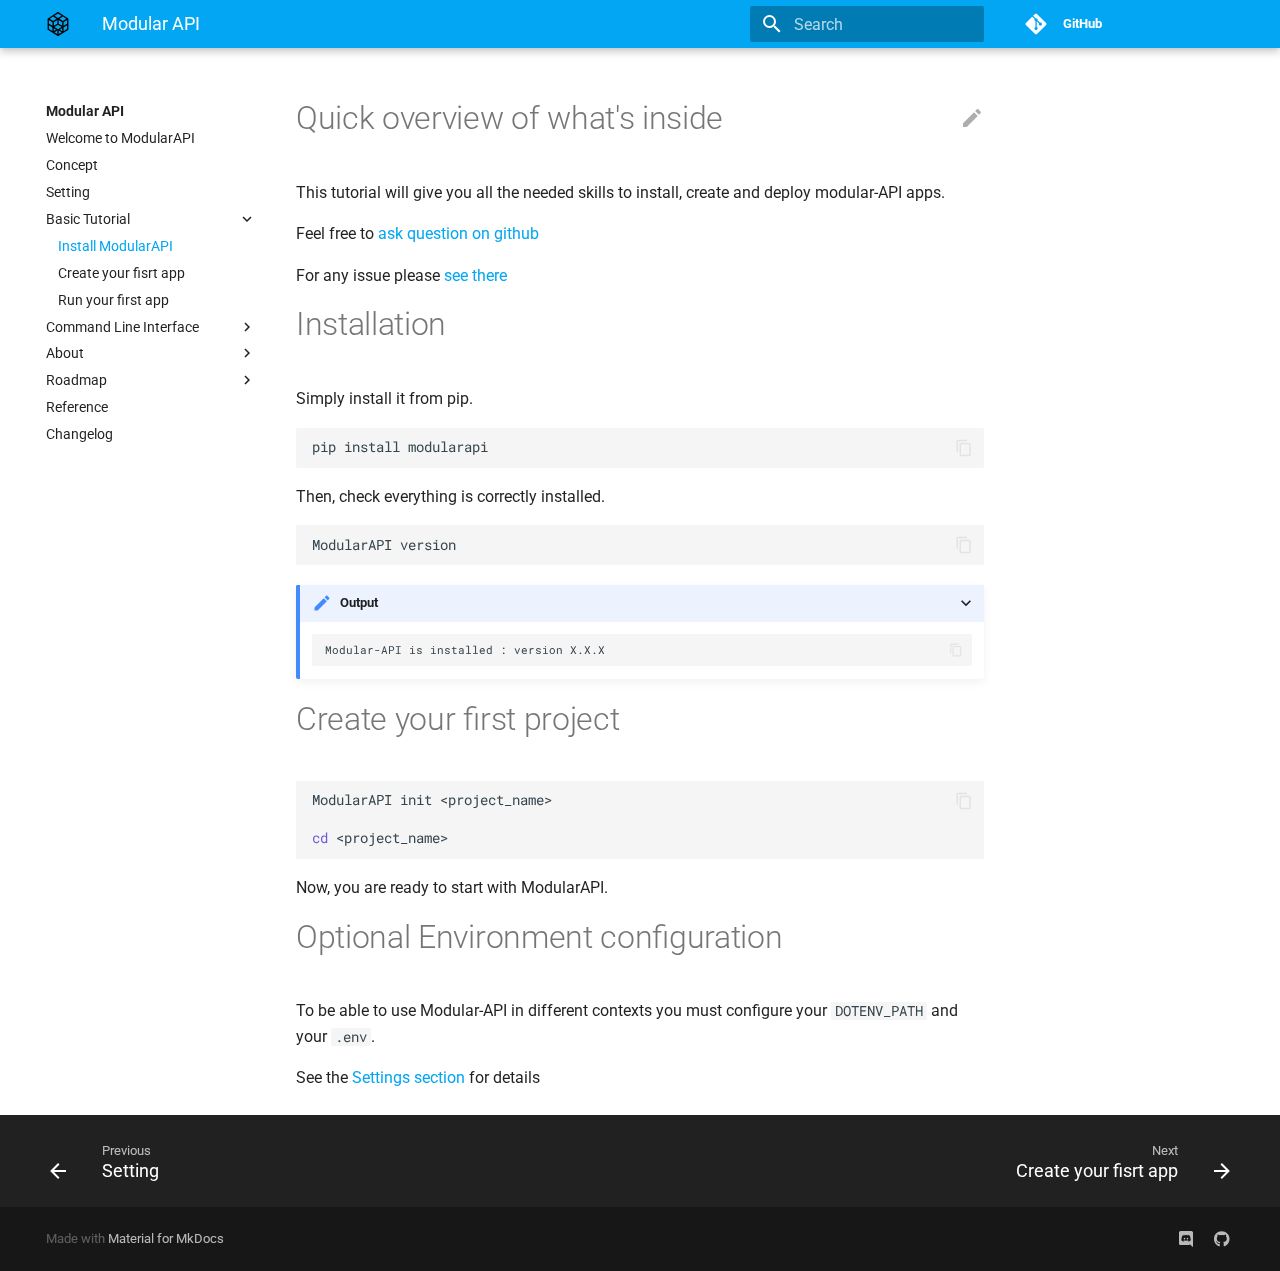
<file: getting_started/installation/index.html>
<!doctype html>
<html lang="en" class="no-js">
  <head>
    
      <meta charset="utf-8">
      <meta name="viewport" content="width=device-width,initial-scale=1">
      
        <meta name="description" content="Getting started with Modular-API 1's tutorial">
      
      
      
      <link rel="shortcut icon" href="../../assets/images/favicon.png">
      <meta name="generator" content="mkdocs-1.1.2, mkdocs-material-6.1.0">
    
    
      
        <title>Tutorial 1: Install and configure Modular-API - Modular API</title>
      
    
    
      <link rel="stylesheet" href="../../assets/stylesheets/main.bc7e593a.min.css">
      
        
        <link rel="stylesheet" href="../../assets/stylesheets/palette.ab28b872.min.css">
        
          
          
          <meta name="theme-color" content="#02a6f2">
        
      
    
    
    
      
        
        <link href="https://fonts.gstatic.com" rel="preconnect" crossorigin>
        <link rel="stylesheet" href="https://fonts.googleapis.com/css?family=Roboto:300,400,400i,700%7CRoboto+Mono&display=fallback">
        <style>body,input{font-family:"Roboto",-apple-system,BlinkMacSystemFont,Helvetica,Arial,sans-serif}code,kbd,pre{font-family:"Roboto Mono",SFMono-Regular,Consolas,Menlo,monospace}</style>
      
    
    
    
      <link rel="stylesheet" href="../../stylesheets/extra.css">
    
    
      
    
    
  </head>
  
  
    
    
    
    
    
    <body dir="ltr" data-md-color-scheme="" data-md-color-primary="light-blue" data-md-color-accent="">
      
  
    <input class="md-toggle" data-md-toggle="drawer" type="checkbox" id="__drawer" autocomplete="off">
    <input class="md-toggle" data-md-toggle="search" type="checkbox" id="__search" autocomplete="off">
    <label class="md-overlay" for="__drawer"></label>
    <div data-md-component="skip">
      
        
        <a href="#quick-overview-of-whats-inside" class="md-skip">
          Skip to content
        </a>
      
    </div>
    <div data-md-component="announce">
      
    </div>
    
      

<header class="md-header" data-md-component="header">
  <nav class="md-header-nav md-grid" aria-label="Header">
    <a href="../.." title="Modular API" class="md-header-nav__button md-logo" aria-label="Modular API">
      
  <img src="../../img/modular.svg" alt="logo">

    </a>
    <label class="md-header-nav__button md-icon" for="__drawer">
      <svg xmlns="http://www.w3.org/2000/svg" viewBox="0 0 24 24"><path d="M3 6h18v2H3V6m0 5h18v2H3v-2m0 5h18v2H3v-2z"/></svg>
    </label>
    <div class="md-header-nav__title" data-md-component="header-title">
      
        <div class="md-header-nav__ellipsis">
          <span class="md-header-nav__topic md-ellipsis">
            Modular API
          </span>
          <span class="md-header-nav__topic md-ellipsis">
            
              Tutorial 1: Install and configure Modular-API
            
          </span>
        </div>
      
    </div>
    
      <label class="md-header-nav__button md-icon" for="__search">
        <svg xmlns="http://www.w3.org/2000/svg" viewBox="0 0 24 24"><path d="M9.5 3A6.5 6.5 0 0116 9.5c0 1.61-.59 3.09-1.56 4.23l.27.27h.79l5 5-1.5 1.5-5-5v-.79l-.27-.27A6.516 6.516 0 019.5 16 6.5 6.5 0 013 9.5 6.5 6.5 0 019.5 3m0 2C7 5 5 7 5 9.5S7 14 9.5 14 14 12 14 9.5 12 5 9.5 5z"/></svg>
      </label>
      
<div class="md-search" data-md-component="search" role="dialog">
  <label class="md-search__overlay" for="__search"></label>
  <div class="md-search__inner" role="search">
    <form class="md-search__form" name="search">
      <input type="text" class="md-search__input" name="query" aria-label="Search" placeholder="Search" autocapitalize="off" autocorrect="off" autocomplete="off" spellcheck="false" data-md-component="search-query" data-md-state="active">
      <label class="md-search__icon md-icon" for="__search">
        <svg xmlns="http://www.w3.org/2000/svg" viewBox="0 0 24 24"><path d="M9.5 3A6.5 6.5 0 0116 9.5c0 1.61-.59 3.09-1.56 4.23l.27.27h.79l5 5-1.5 1.5-5-5v-.79l-.27-.27A6.516 6.516 0 019.5 16 6.5 6.5 0 013 9.5 6.5 6.5 0 019.5 3m0 2C7 5 5 7 5 9.5S7 14 9.5 14 14 12 14 9.5 12 5 9.5 5z"/></svg>
        <svg xmlns="http://www.w3.org/2000/svg" viewBox="0 0 24 24"><path d="M20 11v2H8l5.5 5.5-1.42 1.42L4.16 12l7.92-7.92L13.5 5.5 8 11h12z"/></svg>
      </label>
      <button type="reset" class="md-search__icon md-icon" aria-label="Clear" data-md-component="search-reset" tabindex="-1">
        <svg xmlns="http://www.w3.org/2000/svg" viewBox="0 0 24 24"><path d="M19 6.41L17.59 5 12 10.59 6.41 5 5 6.41 10.59 12 5 17.59 6.41 19 12 13.41 17.59 19 19 17.59 13.41 12 19 6.41z"/></svg>
      </button>
    </form>
    <div class="md-search__output">
      <div class="md-search__scrollwrap" data-md-scrollfix>
        <div class="md-search-result" data-md-component="search-result">
          <div class="md-search-result__meta">
            Initializing search
          </div>
          <ol class="md-search-result__list"></ol>
        </div>
      </div>
    </div>
  </div>
</div>
    
    
      <div class="md-header-nav__source">
        
<a href="https://github.com/Modular-Lab/Modular-API/" title="Go to repository" class="md-source">
  <div class="md-source__icon md-icon">
    
    <svg xmlns="http://www.w3.org/2000/svg" viewBox="0 0 448 512"><path d="M439.55 236.05L244 40.45a28.87 28.87 0 00-40.81 0l-40.66 40.63 51.52 51.52c27.06-9.14 52.68 16.77 43.39 43.68l49.66 49.66c34.23-11.8 61.18 31 35.47 56.69-26.49 26.49-70.21-2.87-56-37.34L240.22 199v121.85c25.3 12.54 22.26 41.85 9.08 55a34.34 34.34 0 01-48.55 0c-17.57-17.6-11.07-46.91 11.25-56v-123c-20.8-8.51-24.6-30.74-18.64-45L142.57 101 8.45 235.14a28.86 28.86 0 000 40.81l195.61 195.6a28.86 28.86 0 0040.8 0l194.69-194.69a28.86 28.86 0 000-40.81z"/></svg>
  </div>
  <div class="md-source__repository">
    GitHub
  </div>
</a>
      </div>
    
  </nav>
</header>
    
    <div class="md-container" data-md-component="container">
      
      
        
      
      <main class="md-main" data-md-component="main">
        <div class="md-main__inner md-grid">
          
            
              <div class="md-sidebar md-sidebar--primary" data-md-component="navigation">
                <div class="md-sidebar__scrollwrap">
                  <div class="md-sidebar__inner">
                    

<nav class="md-nav md-nav--primary" aria-label="Navigation" data-md-level="0">
  <label class="md-nav__title" for="__drawer">
    <a href="../.." title="Modular API" class="md-nav__button md-logo" aria-label="Modular API">
      
  <img src="../../img/modular.svg" alt="logo">

    </a>
    Modular API
  </label>
  
    <div class="md-nav__source">
      
<a href="https://github.com/Modular-Lab/Modular-API/" title="Go to repository" class="md-source">
  <div class="md-source__icon md-icon">
    
    <svg xmlns="http://www.w3.org/2000/svg" viewBox="0 0 448 512"><path d="M439.55 236.05L244 40.45a28.87 28.87 0 00-40.81 0l-40.66 40.63 51.52 51.52c27.06-9.14 52.68 16.77 43.39 43.68l49.66 49.66c34.23-11.8 61.18 31 35.47 56.69-26.49 26.49-70.21-2.87-56-37.34L240.22 199v121.85c25.3 12.54 22.26 41.85 9.08 55a34.34 34.34 0 01-48.55 0c-17.57-17.6-11.07-46.91 11.25-56v-123c-20.8-8.51-24.6-30.74-18.64-45L142.57 101 8.45 235.14a28.86 28.86 0 000 40.81l195.61 195.6a28.86 28.86 0 0040.8 0l194.69-194.69a28.86 28.86 0 000-40.81z"/></svg>
  </div>
  <div class="md-source__repository">
    GitHub
  </div>
</a>
    </div>
  
  <ul class="md-nav__list" data-md-scrollfix>
    
      
      
      


  <li class="md-nav__item">
    <a href="../.." class="md-nav__link">
      Welcome to ModularAPI
    </a>
  </li>

    
      
      
      


  <li class="md-nav__item">
    <a href="../../concept/" class="md-nav__link">
      Concept
    </a>
  </li>

    
      
      
      


  <li class="md-nav__item">
    <a href="../../setting/" class="md-nav__link">
      Setting
    </a>
  </li>

    
      
      
      

  


  <li class="md-nav__item md-nav__item--active md-nav__item--nested">
    
      <input class="md-nav__toggle md-toggle" data-md-toggle="nav-4" type="checkbox" id="nav-4" checked>
    
    <label class="md-nav__link" for="nav-4">
      Basic Tutorial
      <span class="md-nav__icon md-icon"></span>
    </label>
    <nav class="md-nav" aria-label="Basic Tutorial" data-md-level="1">
      <label class="md-nav__title" for="nav-4">
        <span class="md-nav__icon md-icon"></span>
        Basic Tutorial
      </label>
      <ul class="md-nav__list" data-md-scrollfix>
        
        
          
          
          

  


  <li class="md-nav__item md-nav__item--active">
    
    <input class="md-nav__toggle md-toggle" data-md-toggle="toc" type="checkbox" id="__toc">
    
      
    
    
    <a href="./" class="md-nav__link md-nav__link--active">
      Install ModularAPI
    </a>
    
  </li>

        
          
          
          


  <li class="md-nav__item">
    <a href="../fisrtapp/" class="md-nav__link">
      Create your fisrt app
    </a>
  </li>

        
          
          
          


  <li class="md-nav__item">
    <a href="../runapp/" class="md-nav__link">
      Run your first app
    </a>
  </li>

        
      </ul>
    </nav>
  </li>

    
      
      
      


  <li class="md-nav__item md-nav__item--nested">
    
      <input class="md-nav__toggle md-toggle" data-md-toggle="nav-5" type="checkbox" id="nav-5">
    
    <label class="md-nav__link" for="nav-5">
      Command Line Interface
      <span class="md-nav__icon md-icon"></span>
    </label>
    <nav class="md-nav" aria-label="Command Line Interface" data-md-level="1">
      <label class="md-nav__title" for="nav-5">
        <span class="md-nav__icon md-icon"></span>
        Command Line Interface
      </label>
      <ul class="md-nav__list" data-md-scrollfix>
        
        
          
          
          


  <li class="md-nav__item">
    <a href="../../cli/init/" class="md-nav__link">
      Init
    </a>
  </li>

        
          
          
          


  <li class="md-nav__item">
    <a href="../../cli/modules/" class="md-nav__link">
      Modules
    </a>
  </li>

        
          
          
          


  <li class="md-nav__item">
    <a href="../../cli/db/" class="md-nav__link">
      DataBase
    </a>
  </li>

        
      </ul>
    </nav>
  </li>

    
      
      
      


  <li class="md-nav__item md-nav__item--nested">
    
      <input class="md-nav__toggle md-toggle" data-md-toggle="nav-6" type="checkbox" id="nav-6">
    
    <label class="md-nav__link" for="nav-6">
      About
      <span class="md-nav__icon md-icon"></span>
    </label>
    <nav class="md-nav" aria-label="About" data-md-level="1">
      <label class="md-nav__title" for="nav-6">
        <span class="md-nav__icon md-icon"></span>
        About
      </label>
      <ul class="md-nav__list" data-md-scrollfix>
        
        
          
          
          


  <li class="md-nav__item">
    <a href="../../about/question/" class="md-nav__link">
      Frequently asked questions
    </a>
  </li>

        
          
          
          


  <li class="md-nav__item">
    <a href="../../about/otherprojects/" class="md-nav__link">
      Other projects
    </a>
  </li>

        
      </ul>
    </nav>
  </li>

    
      
      
      


  <li class="md-nav__item md-nav__item--nested">
    
      <input class="md-nav__toggle md-toggle" data-md-toggle="nav-7" type="checkbox" id="nav-7">
    
    <label class="md-nav__link" for="nav-7">
      Roadmap
      <span class="md-nav__icon md-icon"></span>
    </label>
    <nav class="md-nav" aria-label="Roadmap" data-md-level="1">
      <label class="md-nav__title" for="nav-7">
        <span class="md-nav__icon md-icon"></span>
        Roadmap
      </label>
      <ul class="md-nav__list" data-md-scrollfix>
        
        
          
          
          


  <li class="md-nav__item">
    <a href="../../roadmap/cliroad/" class="md-nav__link">
      CLI
    </a>
  </li>

        
          
          
          


  <li class="md-nav__item">
    <a href="../../roadmap/projectroad/" class="md-nav__link">
      Project
    </a>
  </li>

        
      </ul>
    </nav>
  </li>

    
      
      
      


  <li class="md-nav__item">
    <a href="../../reference/" class="md-nav__link">
      Reference
    </a>
  </li>

    
      
      
      


  <li class="md-nav__item">
    <a href="../../changelog/" class="md-nav__link">
      Changelog
    </a>
  </li>

    
  </ul>
</nav>
                  </div>
                </div>
              </div>
            
            
              <div class="md-sidebar md-sidebar--secondary" data-md-component="toc">
                <div class="md-sidebar__scrollwrap">
                  <div class="md-sidebar__inner">
                    
<nav class="md-nav md-nav--secondary" aria-label="Table of contents">
  
  
    
  
  
</nav>
                  </div>
                </div>
              </div>
            
          
          <div class="md-content">
            <article class="md-content__inner md-typeset">
              
                
                  <a href="https://github.com/Modular-Lab/Modular-API/edit/main/doc/docs/getting_started/installation.md" title="Edit this page" class="md-content__button md-icon">
                    <svg xmlns="http://www.w3.org/2000/svg" viewBox="0 0 24 24"><path d="M20.71 7.04c.39-.39.39-1.04 0-1.41l-2.34-2.34c-.37-.39-1.02-.39-1.41 0l-1.84 1.83 3.75 3.75M3 17.25V21h3.75L17.81 9.93l-3.75-3.75L3 17.25z"/></svg>
                  </a>
                
                
                <h1 id="quick-overview-of-whats-inside">Quick overview of what's inside<a class="headerlink" href="#quick-overview-of-whats-inside" title="Permanent link">&para;</a></h1>
<p>This tutorial will give you all the needed skills to install, create and deploy modular-API apps.</p>
<p>Feel free to <a href="https://github.com/Modular-Lab/Modular-API/discussions">ask question on github</a></p>
<p>For any issue please <a href="https://github.com/Modular-Lab/Modular-API/issues">see there</a></p>
<h1 id="installation">Installation<a class="headerlink" href="#installation" title="Permanent link">&para;</a></h1>
<p>Simply install it from pip. 
<div class="highlight"><pre><span></span><code>pip install modularapi
</code></pre></div></p>
<p>Then, check everything is correctly installed.
<div class="highlight"><pre><span></span><code>ModularAPI version
</code></pre></div></p>
<details class="output" open="open"><summary>Output</summary><div class="highlight"><pre><span></span><code>Modular-API is installed : version X.X.X
</code></pre></div>
</details>
<h1 id="create-your-first-project">Create your first project<a class="headerlink" href="#create-your-first-project" title="Permanent link">&para;</a></h1>
<p><div class="highlight"><pre><span></span><code>ModularAPI init &lt;project_name&gt;

<span class="nb">cd</span> &lt;project_name&gt;
</code></pre></div>
Now, you are ready to start with ModularAPI.</p>
<h1 id="optional-environment-configuration">Optional Environment configuration<a class="headerlink" href="#optional-environment-configuration" title="Permanent link">&para;</a></h1>
<p>To be able to use Modular-API in different contexts you must configure your <code>DOTENV_PATH</code> and your <code>.env</code>.</p>
<p>See the <a href="/setting" target="_blank">Settings section</a> for details</p>
                
                  
                
              
              
                


              
            </article>
          </div>
        </div>
      </main>
      
        
<footer class="md-footer">
  
    <div class="md-footer-nav">
      <nav class="md-footer-nav__inner md-grid" aria-label="Footer">
        
          <a href="../../setting/" class="md-footer-nav__link md-footer-nav__link--prev" rel="prev">
            <div class="md-footer-nav__button md-icon">
              <svg xmlns="http://www.w3.org/2000/svg" viewBox="0 0 24 24"><path d="M20 11v2H8l5.5 5.5-1.42 1.42L4.16 12l7.92-7.92L13.5 5.5 8 11h12z"/></svg>
            </div>
            <div class="md-footer-nav__title">
              <div class="md-ellipsis">
                <span class="md-footer-nav__direction">
                  Previous
                </span>
                Setting
              </div>
            </div>
          </a>
        
        
          <a href="../fisrtapp/" class="md-footer-nav__link md-footer-nav__link--next" rel="next">
            <div class="md-footer-nav__title">
              <div class="md-ellipsis">
                <span class="md-footer-nav__direction">
                  Next
                </span>
                Create your fisrt app
              </div>
            </div>
            <div class="md-footer-nav__button md-icon">
              <svg xmlns="http://www.w3.org/2000/svg" viewBox="0 0 24 24"><path d="M4 11v2h12l-5.5 5.5 1.42 1.42L19.84 12l-7.92-7.92L10.5 5.5 16 11H4z"/></svg>
            </div>
          </a>
        
      </nav>
    </div>
  
  <div class="md-footer-meta md-typeset">
    <div class="md-footer-meta__inner md-grid">
      <div class="md-footer-copyright">
        
        Made with
        <a href="https://squidfunk.github.io/mkdocs-material/" target="_blank" rel="noopener">
          Material for MkDocs
        </a>
      </div>
      
  <div class="md-footer-social">
    
      
      
        
        
      
      <a href="https://discord.gg/EFzdnHw2pH" target="_blank" rel="noopener" title="discord.gg" class="md-footer-social__link">
        <svg xmlns="http://www.w3.org/2000/svg" viewBox="0 0 448 512"><path d="M297.216 243.2c0 15.616-11.52 28.416-26.112 28.416-14.336 0-26.112-12.8-26.112-28.416s11.52-28.416 26.112-28.416c14.592 0 26.112 12.8 26.112 28.416zm-119.552-28.416c-14.592 0-26.112 12.8-26.112 28.416s11.776 28.416 26.112 28.416c14.592 0 26.112-12.8 26.112-28.416.256-15.616-11.52-28.416-26.112-28.416zM448 52.736V512c-64.494-56.994-43.868-38.128-118.784-107.776l13.568 47.36H52.48C23.552 451.584 0 428.032 0 398.848V52.736C0 23.552 23.552 0 52.48 0h343.04C424.448 0 448 23.552 448 52.736zm-72.96 242.688c0-82.432-36.864-149.248-36.864-149.248-36.864-27.648-71.936-26.88-71.936-26.88l-3.584 4.096c43.52 13.312 63.744 32.512 63.744 32.512-60.811-33.329-132.244-33.335-191.232-7.424-9.472 4.352-15.104 7.424-15.104 7.424s21.248-20.224 67.328-33.536l-2.56-3.072s-35.072-.768-71.936 26.88c0 0-36.864 66.816-36.864 149.248 0 0 21.504 37.12 78.08 38.912 0 0 9.472-11.52 17.152-21.248-32.512-9.728-44.8-30.208-44.8-30.208 3.766 2.636 9.976 6.053 10.496 6.4 43.21 24.198 104.588 32.126 159.744 8.96 8.96-3.328 18.944-8.192 29.44-15.104 0 0-12.8 20.992-46.336 30.464 7.68 9.728 16.896 20.736 16.896 20.736 56.576-1.792 78.336-38.912 78.336-38.912z"/></svg>
      </a>
    
      
      
        
        
      
      <a href="https://github.com/Modular-Lab/Modular-API" target="_blank" rel="noopener" title="github.com" class="md-footer-social__link">
        <svg xmlns="http://www.w3.org/2000/svg" viewBox="0 0 496 512"><path d="M165.9 397.4c0 2-2.3 3.6-5.2 3.6-3.3.3-5.6-1.3-5.6-3.6 0-2 2.3-3.6 5.2-3.6 3-.3 5.6 1.3 5.6 3.6zm-31.1-4.5c-.7 2 1.3 4.3 4.3 4.9 2.6 1 5.6 0 6.2-2s-1.3-4.3-4.3-5.2c-2.6-.7-5.5.3-6.2 2.3zm44.2-1.7c-2.9.7-4.9 2.6-4.6 4.9.3 2 2.9 3.3 5.9 2.6 2.9-.7 4.9-2.6 4.6-4.6-.3-1.9-3-3.2-5.9-2.9zM244.8 8C106.1 8 0 113.3 0 252c0 110.9 69.8 205.8 169.5 239.2 12.8 2.3 17.3-5.6 17.3-12.1 0-6.2-.3-40.4-.3-61.4 0 0-70 15-84.7-29.8 0 0-11.4-29.1-27.8-36.6 0 0-22.9-15.7 1.6-15.4 0 0 24.9 2 38.6 25.8 21.9 38.6 58.6 27.5 72.9 20.9 2.3-16 8.8-27.1 16-33.7-55.9-6.2-112.3-14.3-112.3-110.5 0-27.5 7.6-41.3 23.6-58.9-2.6-6.5-11.1-33.3 2.6-67.9 20.9-6.5 69 27 69 27 20-5.6 41.5-8.5 62.8-8.5s42.8 2.9 62.8 8.5c0 0 48.1-33.6 69-27 13.7 34.7 5.2 61.4 2.6 67.9 16 17.7 25.8 31.5 25.8 58.9 0 96.5-58.9 104.2-114.8 110.5 9.2 7.9 17 22.9 17 46.4 0 33.7-.3 75.4-.3 83.6 0 6.5 4.6 14.4 17.3 12.1C428.2 457.8 496 362.9 496 252 496 113.3 383.5 8 244.8 8zM97.2 352.9c-1.3 1-1 3.3.7 5.2 1.6 1.6 3.9 2.3 5.2 1 1.3-1 1-3.3-.7-5.2-1.6-1.6-3.9-2.3-5.2-1zm-10.8-8.1c-.7 1.3.3 2.9 2.3 3.9 1.6 1 3.6.7 4.3-.7.7-1.3-.3-2.9-2.3-3.9-2-.6-3.6-.3-4.3.7zm32.4 35.6c-1.6 1.3-1 4.3 1.3 6.2 2.3 2.3 5.2 2.6 6.5 1 1.3-1.3.7-4.3-1.3-6.2-2.2-2.3-5.2-2.6-6.5-1zm-11.4-14.7c-1.6 1-1.6 3.6 0 5.9 1.6 2.3 4.3 3.3 5.6 2.3 1.6-1.3 1.6-3.9 0-6.2-1.4-2.3-4-3.3-5.6-2z"/></svg>
      </a>
    
  </div>

    </div>
  </div>
</footer>
      
    </div>
    
      <script src="../../assets/javascripts/vendor.6a3d08fc.min.js"></script>
      <script src="../../assets/javascripts/bundle.71201edf.min.js"></script><script id="__lang" type="application/json">{"clipboard.copy": "Copy to clipboard", "clipboard.copied": "Copied to clipboard", "search.config.lang": "en", "search.config.pipeline": "trimmer, stopWordFilter", "search.config.separator": "[\\s\\-]+", "search.placeholder": "Search", "search.result.placeholder": "Type to start searching", "search.result.none": "No matching documents", "search.result.one": "1 matching document", "search.result.other": "# matching documents", "search.result.more.one": "1 more on this page", "search.result.more.other": "# more on this page", "search.result.term.missing": "Missing"}</script>
      
      <script>
        app = initialize({
          base: "../..",
          features: [],
          search: Object.assign({
            worker: "../../assets/javascripts/worker/search.4ac00218.min.js"
          }, typeof search !== "undefined" && search)
        })
      </script>
      
    
  </body>
</html>
</file>
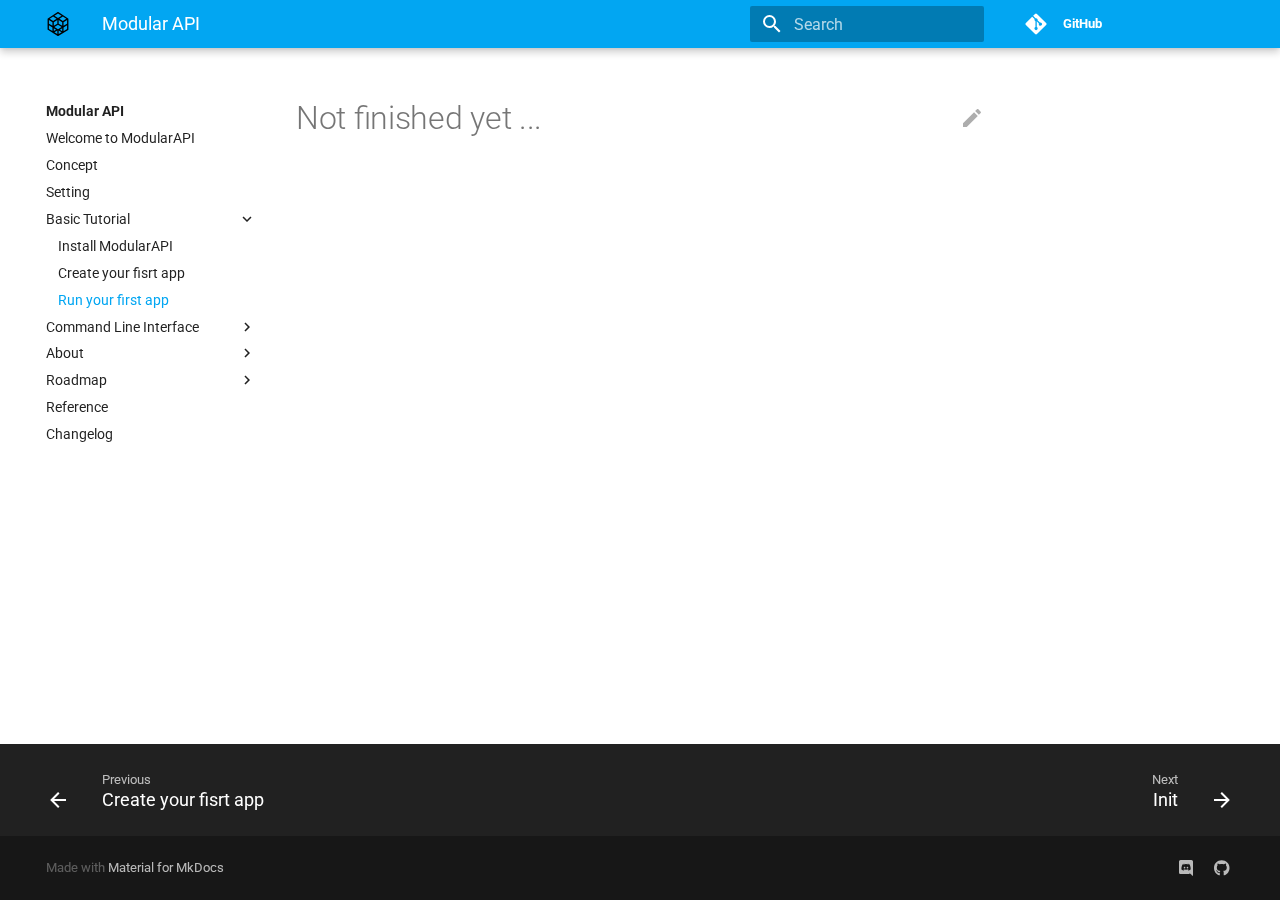
<file: getting_started/runapp/index.html>
<!doctype html>
<html lang="en" class="no-js">
  <head>
    
      <meta charset="utf-8">
      <meta name="viewport" content="width=device-width,initial-scale=1">
      
      
      
      <link rel="shortcut icon" href="../../assets/images/favicon.png">
      <meta name="generator" content="mkdocs-1.1.2, mkdocs-material-6.1.0">
    
    
      
        <title>Run your first app - Modular API</title>
      
    
    
      <link rel="stylesheet" href="../../assets/stylesheets/main.bc7e593a.min.css">
      
        
        <link rel="stylesheet" href="../../assets/stylesheets/palette.ab28b872.min.css">
        
          
          
          <meta name="theme-color" content="#02a6f2">
        
      
    
    
    
      
        
        <link href="https://fonts.gstatic.com" rel="preconnect" crossorigin>
        <link rel="stylesheet" href="https://fonts.googleapis.com/css?family=Roboto:300,400,400i,700%7CRoboto+Mono&display=fallback">
        <style>body,input{font-family:"Roboto",-apple-system,BlinkMacSystemFont,Helvetica,Arial,sans-serif}code,kbd,pre{font-family:"Roboto Mono",SFMono-Regular,Consolas,Menlo,monospace}</style>
      
    
    
    
      <link rel="stylesheet" href="../../stylesheets/extra.css">
    
    
      
    
    
  </head>
  
  
    
    
    
    
    
    <body dir="ltr" data-md-color-scheme="" data-md-color-primary="light-blue" data-md-color-accent="">
      
  
    <input class="md-toggle" data-md-toggle="drawer" type="checkbox" id="__drawer" autocomplete="off">
    <input class="md-toggle" data-md-toggle="search" type="checkbox" id="__search" autocomplete="off">
    <label class="md-overlay" for="__drawer"></label>
    <div data-md-component="skip">
      
        
        <a href="#not-finished-yet" class="md-skip">
          Skip to content
        </a>
      
    </div>
    <div data-md-component="announce">
      
    </div>
    
      

<header class="md-header" data-md-component="header">
  <nav class="md-header-nav md-grid" aria-label="Header">
    <a href="../.." title="Modular API" class="md-header-nav__button md-logo" aria-label="Modular API">
      
  <img src="../../img/modular.svg" alt="logo">

    </a>
    <label class="md-header-nav__button md-icon" for="__drawer">
      <svg xmlns="http://www.w3.org/2000/svg" viewBox="0 0 24 24"><path d="M3 6h18v2H3V6m0 5h18v2H3v-2m0 5h18v2H3v-2z"/></svg>
    </label>
    <div class="md-header-nav__title" data-md-component="header-title">
      
        <div class="md-header-nav__ellipsis">
          <span class="md-header-nav__topic md-ellipsis">
            Modular API
          </span>
          <span class="md-header-nav__topic md-ellipsis">
            
              Run your first app
            
          </span>
        </div>
      
    </div>
    
      <label class="md-header-nav__button md-icon" for="__search">
        <svg xmlns="http://www.w3.org/2000/svg" viewBox="0 0 24 24"><path d="M9.5 3A6.5 6.5 0 0116 9.5c0 1.61-.59 3.09-1.56 4.23l.27.27h.79l5 5-1.5 1.5-5-5v-.79l-.27-.27A6.516 6.516 0 019.5 16 6.5 6.5 0 013 9.5 6.5 6.5 0 019.5 3m0 2C7 5 5 7 5 9.5S7 14 9.5 14 14 12 14 9.5 12 5 9.5 5z"/></svg>
      </label>
      
<div class="md-search" data-md-component="search" role="dialog">
  <label class="md-search__overlay" for="__search"></label>
  <div class="md-search__inner" role="search">
    <form class="md-search__form" name="search">
      <input type="text" class="md-search__input" name="query" aria-label="Search" placeholder="Search" autocapitalize="off" autocorrect="off" autocomplete="off" spellcheck="false" data-md-component="search-query" data-md-state="active">
      <label class="md-search__icon md-icon" for="__search">
        <svg xmlns="http://www.w3.org/2000/svg" viewBox="0 0 24 24"><path d="M9.5 3A6.5 6.5 0 0116 9.5c0 1.61-.59 3.09-1.56 4.23l.27.27h.79l5 5-1.5 1.5-5-5v-.79l-.27-.27A6.516 6.516 0 019.5 16 6.5 6.5 0 013 9.5 6.5 6.5 0 019.5 3m0 2C7 5 5 7 5 9.5S7 14 9.5 14 14 12 14 9.5 12 5 9.5 5z"/></svg>
        <svg xmlns="http://www.w3.org/2000/svg" viewBox="0 0 24 24"><path d="M20 11v2H8l5.5 5.5-1.42 1.42L4.16 12l7.92-7.92L13.5 5.5 8 11h12z"/></svg>
      </label>
      <button type="reset" class="md-search__icon md-icon" aria-label="Clear" data-md-component="search-reset" tabindex="-1">
        <svg xmlns="http://www.w3.org/2000/svg" viewBox="0 0 24 24"><path d="M19 6.41L17.59 5 12 10.59 6.41 5 5 6.41 10.59 12 5 17.59 6.41 19 12 13.41 17.59 19 19 17.59 13.41 12 19 6.41z"/></svg>
      </button>
    </form>
    <div class="md-search__output">
      <div class="md-search__scrollwrap" data-md-scrollfix>
        <div class="md-search-result" data-md-component="search-result">
          <div class="md-search-result__meta">
            Initializing search
          </div>
          <ol class="md-search-result__list"></ol>
        </div>
      </div>
    </div>
  </div>
</div>
    
    
      <div class="md-header-nav__source">
        
<a href="https://github.com/Modular-Lab/Modular-API/" title="Go to repository" class="md-source">
  <div class="md-source__icon md-icon">
    
    <svg xmlns="http://www.w3.org/2000/svg" viewBox="0 0 448 512"><path d="M439.55 236.05L244 40.45a28.87 28.87 0 00-40.81 0l-40.66 40.63 51.52 51.52c27.06-9.14 52.68 16.77 43.39 43.68l49.66 49.66c34.23-11.8 61.18 31 35.47 56.69-26.49 26.49-70.21-2.87-56-37.34L240.22 199v121.85c25.3 12.54 22.26 41.85 9.08 55a34.34 34.34 0 01-48.55 0c-17.57-17.6-11.07-46.91 11.25-56v-123c-20.8-8.51-24.6-30.74-18.64-45L142.57 101 8.45 235.14a28.86 28.86 0 000 40.81l195.61 195.6a28.86 28.86 0 0040.8 0l194.69-194.69a28.86 28.86 0 000-40.81z"/></svg>
  </div>
  <div class="md-source__repository">
    GitHub
  </div>
</a>
      </div>
    
  </nav>
</header>
    
    <div class="md-container" data-md-component="container">
      
      
        
      
      <main class="md-main" data-md-component="main">
        <div class="md-main__inner md-grid">
          
            
              <div class="md-sidebar md-sidebar--primary" data-md-component="navigation">
                <div class="md-sidebar__scrollwrap">
                  <div class="md-sidebar__inner">
                    

<nav class="md-nav md-nav--primary" aria-label="Navigation" data-md-level="0">
  <label class="md-nav__title" for="__drawer">
    <a href="../.." title="Modular API" class="md-nav__button md-logo" aria-label="Modular API">
      
  <img src="../../img/modular.svg" alt="logo">

    </a>
    Modular API
  </label>
  
    <div class="md-nav__source">
      
<a href="https://github.com/Modular-Lab/Modular-API/" title="Go to repository" class="md-source">
  <div class="md-source__icon md-icon">
    
    <svg xmlns="http://www.w3.org/2000/svg" viewBox="0 0 448 512"><path d="M439.55 236.05L244 40.45a28.87 28.87 0 00-40.81 0l-40.66 40.63 51.52 51.52c27.06-9.14 52.68 16.77 43.39 43.68l49.66 49.66c34.23-11.8 61.18 31 35.47 56.69-26.49 26.49-70.21-2.87-56-37.34L240.22 199v121.85c25.3 12.54 22.26 41.85 9.08 55a34.34 34.34 0 01-48.55 0c-17.57-17.6-11.07-46.91 11.25-56v-123c-20.8-8.51-24.6-30.74-18.64-45L142.57 101 8.45 235.14a28.86 28.86 0 000 40.81l195.61 195.6a28.86 28.86 0 0040.8 0l194.69-194.69a28.86 28.86 0 000-40.81z"/></svg>
  </div>
  <div class="md-source__repository">
    GitHub
  </div>
</a>
    </div>
  
  <ul class="md-nav__list" data-md-scrollfix>
    
      
      
      


  <li class="md-nav__item">
    <a href="../.." class="md-nav__link">
      Welcome to ModularAPI
    </a>
  </li>

    
      
      
      


  <li class="md-nav__item">
    <a href="../../concept/" class="md-nav__link">
      Concept
    </a>
  </li>

    
      
      
      


  <li class="md-nav__item">
    <a href="../../setting/" class="md-nav__link">
      Setting
    </a>
  </li>

    
      
      
      

  


  <li class="md-nav__item md-nav__item--active md-nav__item--nested">
    
      <input class="md-nav__toggle md-toggle" data-md-toggle="nav-4" type="checkbox" id="nav-4" checked>
    
    <label class="md-nav__link" for="nav-4">
      Basic Tutorial
      <span class="md-nav__icon md-icon"></span>
    </label>
    <nav class="md-nav" aria-label="Basic Tutorial" data-md-level="1">
      <label class="md-nav__title" for="nav-4">
        <span class="md-nav__icon md-icon"></span>
        Basic Tutorial
      </label>
      <ul class="md-nav__list" data-md-scrollfix>
        
        
          
          
          


  <li class="md-nav__item">
    <a href="../installation/" class="md-nav__link">
      Install ModularAPI
    </a>
  </li>

        
          
          
          


  <li class="md-nav__item">
    <a href="../fisrtapp/" class="md-nav__link">
      Create your fisrt app
    </a>
  </li>

        
          
          
          

  


  <li class="md-nav__item md-nav__item--active">
    
    <input class="md-nav__toggle md-toggle" data-md-toggle="toc" type="checkbox" id="__toc">
    
      
    
    
    <a href="./" class="md-nav__link md-nav__link--active">
      Run your first app
    </a>
    
  </li>

        
      </ul>
    </nav>
  </li>

    
      
      
      


  <li class="md-nav__item md-nav__item--nested">
    
      <input class="md-nav__toggle md-toggle" data-md-toggle="nav-5" type="checkbox" id="nav-5">
    
    <label class="md-nav__link" for="nav-5">
      Command Line Interface
      <span class="md-nav__icon md-icon"></span>
    </label>
    <nav class="md-nav" aria-label="Command Line Interface" data-md-level="1">
      <label class="md-nav__title" for="nav-5">
        <span class="md-nav__icon md-icon"></span>
        Command Line Interface
      </label>
      <ul class="md-nav__list" data-md-scrollfix>
        
        
          
          
          


  <li class="md-nav__item">
    <a href="../../cli/init/" class="md-nav__link">
      Init
    </a>
  </li>

        
          
          
          


  <li class="md-nav__item">
    <a href="../../cli/modules/" class="md-nav__link">
      Modules
    </a>
  </li>

        
          
          
          


  <li class="md-nav__item">
    <a href="../../cli/db/" class="md-nav__link">
      DataBase
    </a>
  </li>

        
      </ul>
    </nav>
  </li>

    
      
      
      


  <li class="md-nav__item md-nav__item--nested">
    
      <input class="md-nav__toggle md-toggle" data-md-toggle="nav-6" type="checkbox" id="nav-6">
    
    <label class="md-nav__link" for="nav-6">
      About
      <span class="md-nav__icon md-icon"></span>
    </label>
    <nav class="md-nav" aria-label="About" data-md-level="1">
      <label class="md-nav__title" for="nav-6">
        <span class="md-nav__icon md-icon"></span>
        About
      </label>
      <ul class="md-nav__list" data-md-scrollfix>
        
        
          
          
          


  <li class="md-nav__item">
    <a href="../../about/question/" class="md-nav__link">
      Frequently asked questions
    </a>
  </li>

        
          
          
          


  <li class="md-nav__item">
    <a href="../../about/otherprojects/" class="md-nav__link">
      Other projects
    </a>
  </li>

        
      </ul>
    </nav>
  </li>

    
      
      
      


  <li class="md-nav__item md-nav__item--nested">
    
      <input class="md-nav__toggle md-toggle" data-md-toggle="nav-7" type="checkbox" id="nav-7">
    
    <label class="md-nav__link" for="nav-7">
      Roadmap
      <span class="md-nav__icon md-icon"></span>
    </label>
    <nav class="md-nav" aria-label="Roadmap" data-md-level="1">
      <label class="md-nav__title" for="nav-7">
        <span class="md-nav__icon md-icon"></span>
        Roadmap
      </label>
      <ul class="md-nav__list" data-md-scrollfix>
        
        
          
          
          


  <li class="md-nav__item">
    <a href="../../roadmap/cliroad/" class="md-nav__link">
      CLI
    </a>
  </li>

        
          
          
          


  <li class="md-nav__item">
    <a href="../../roadmap/projectroad/" class="md-nav__link">
      Project
    </a>
  </li>

        
      </ul>
    </nav>
  </li>

    
      
      
      


  <li class="md-nav__item">
    <a href="../../reference/" class="md-nav__link">
      Reference
    </a>
  </li>

    
      
      
      


  <li class="md-nav__item">
    <a href="../../changelog/" class="md-nav__link">
      Changelog
    </a>
  </li>

    
  </ul>
</nav>
                  </div>
                </div>
              </div>
            
            
              <div class="md-sidebar md-sidebar--secondary" data-md-component="toc">
                <div class="md-sidebar__scrollwrap">
                  <div class="md-sidebar__inner">
                    
<nav class="md-nav md-nav--secondary" aria-label="Table of contents">
  
  
    
  
  
</nav>
                  </div>
                </div>
              </div>
            
          
          <div class="md-content">
            <article class="md-content__inner md-typeset">
              
                
                  <a href="https://github.com/Modular-Lab/Modular-API/edit/main/doc/docs/getting_started/runapp.md" title="Edit this page" class="md-content__button md-icon">
                    <svg xmlns="http://www.w3.org/2000/svg" viewBox="0 0 24 24"><path d="M20.71 7.04c.39-.39.39-1.04 0-1.41l-2.34-2.34c-.37-.39-1.02-.39-1.41 0l-1.84 1.83 3.75 3.75M3 17.25V21h3.75L17.81 9.93l-3.75-3.75L3 17.25z"/></svg>
                  </a>
                
                
                <h1 id="not-finished-yet">Not finished yet ...<a class="headerlink" href="#not-finished-yet" title="Permanent link">&para;</a></h1>
                
              
              
                


              
            </article>
          </div>
        </div>
      </main>
      
        
<footer class="md-footer">
  
    <div class="md-footer-nav">
      <nav class="md-footer-nav__inner md-grid" aria-label="Footer">
        
          <a href="../fisrtapp/" class="md-footer-nav__link md-footer-nav__link--prev" rel="prev">
            <div class="md-footer-nav__button md-icon">
              <svg xmlns="http://www.w3.org/2000/svg" viewBox="0 0 24 24"><path d="M20 11v2H8l5.5 5.5-1.42 1.42L4.16 12l7.92-7.92L13.5 5.5 8 11h12z"/></svg>
            </div>
            <div class="md-footer-nav__title">
              <div class="md-ellipsis">
                <span class="md-footer-nav__direction">
                  Previous
                </span>
                Create your fisrt app
              </div>
            </div>
          </a>
        
        
          <a href="../../cli/init/" class="md-footer-nav__link md-footer-nav__link--next" rel="next">
            <div class="md-footer-nav__title">
              <div class="md-ellipsis">
                <span class="md-footer-nav__direction">
                  Next
                </span>
                Init
              </div>
            </div>
            <div class="md-footer-nav__button md-icon">
              <svg xmlns="http://www.w3.org/2000/svg" viewBox="0 0 24 24"><path d="M4 11v2h12l-5.5 5.5 1.42 1.42L19.84 12l-7.92-7.92L10.5 5.5 16 11H4z"/></svg>
            </div>
          </a>
        
      </nav>
    </div>
  
  <div class="md-footer-meta md-typeset">
    <div class="md-footer-meta__inner md-grid">
      <div class="md-footer-copyright">
        
        Made with
        <a href="https://squidfunk.github.io/mkdocs-material/" target="_blank" rel="noopener">
          Material for MkDocs
        </a>
      </div>
      
  <div class="md-footer-social">
    
      
      
        
        
      
      <a href="https://discord.gg/EFzdnHw2pH" target="_blank" rel="noopener" title="discord.gg" class="md-footer-social__link">
        <svg xmlns="http://www.w3.org/2000/svg" viewBox="0 0 448 512"><path d="M297.216 243.2c0 15.616-11.52 28.416-26.112 28.416-14.336 0-26.112-12.8-26.112-28.416s11.52-28.416 26.112-28.416c14.592 0 26.112 12.8 26.112 28.416zm-119.552-28.416c-14.592 0-26.112 12.8-26.112 28.416s11.776 28.416 26.112 28.416c14.592 0 26.112-12.8 26.112-28.416.256-15.616-11.52-28.416-26.112-28.416zM448 52.736V512c-64.494-56.994-43.868-38.128-118.784-107.776l13.568 47.36H52.48C23.552 451.584 0 428.032 0 398.848V52.736C0 23.552 23.552 0 52.48 0h343.04C424.448 0 448 23.552 448 52.736zm-72.96 242.688c0-82.432-36.864-149.248-36.864-149.248-36.864-27.648-71.936-26.88-71.936-26.88l-3.584 4.096c43.52 13.312 63.744 32.512 63.744 32.512-60.811-33.329-132.244-33.335-191.232-7.424-9.472 4.352-15.104 7.424-15.104 7.424s21.248-20.224 67.328-33.536l-2.56-3.072s-35.072-.768-71.936 26.88c0 0-36.864 66.816-36.864 149.248 0 0 21.504 37.12 78.08 38.912 0 0 9.472-11.52 17.152-21.248-32.512-9.728-44.8-30.208-44.8-30.208 3.766 2.636 9.976 6.053 10.496 6.4 43.21 24.198 104.588 32.126 159.744 8.96 8.96-3.328 18.944-8.192 29.44-15.104 0 0-12.8 20.992-46.336 30.464 7.68 9.728 16.896 20.736 16.896 20.736 56.576-1.792 78.336-38.912 78.336-38.912z"/></svg>
      </a>
    
      
      
        
        
      
      <a href="https://github.com/Modular-Lab/Modular-API" target="_blank" rel="noopener" title="github.com" class="md-footer-social__link">
        <svg xmlns="http://www.w3.org/2000/svg" viewBox="0 0 496 512"><path d="M165.9 397.4c0 2-2.3 3.6-5.2 3.6-3.3.3-5.6-1.3-5.6-3.6 0-2 2.3-3.6 5.2-3.6 3-.3 5.6 1.3 5.6 3.6zm-31.1-4.5c-.7 2 1.3 4.3 4.3 4.9 2.6 1 5.6 0 6.2-2s-1.3-4.3-4.3-5.2c-2.6-.7-5.5.3-6.2 2.3zm44.2-1.7c-2.9.7-4.9 2.6-4.6 4.9.3 2 2.9 3.3 5.9 2.6 2.9-.7 4.9-2.6 4.6-4.6-.3-1.9-3-3.2-5.9-2.9zM244.8 8C106.1 8 0 113.3 0 252c0 110.9 69.8 205.8 169.5 239.2 12.8 2.3 17.3-5.6 17.3-12.1 0-6.2-.3-40.4-.3-61.4 0 0-70 15-84.7-29.8 0 0-11.4-29.1-27.8-36.6 0 0-22.9-15.7 1.6-15.4 0 0 24.9 2 38.6 25.8 21.9 38.6 58.6 27.5 72.9 20.9 2.3-16 8.8-27.1 16-33.7-55.9-6.2-112.3-14.3-112.3-110.5 0-27.5 7.6-41.3 23.6-58.9-2.6-6.5-11.1-33.3 2.6-67.9 20.9-6.5 69 27 69 27 20-5.6 41.5-8.5 62.8-8.5s42.8 2.9 62.8 8.5c0 0 48.1-33.6 69-27 13.7 34.7 5.2 61.4 2.6 67.9 16 17.7 25.8 31.5 25.8 58.9 0 96.5-58.9 104.2-114.8 110.5 9.2 7.9 17 22.9 17 46.4 0 33.7-.3 75.4-.3 83.6 0 6.5 4.6 14.4 17.3 12.1C428.2 457.8 496 362.9 496 252 496 113.3 383.5 8 244.8 8zM97.2 352.9c-1.3 1-1 3.3.7 5.2 1.6 1.6 3.9 2.3 5.2 1 1.3-1 1-3.3-.7-5.2-1.6-1.6-3.9-2.3-5.2-1zm-10.8-8.1c-.7 1.3.3 2.9 2.3 3.9 1.6 1 3.6.7 4.3-.7.7-1.3-.3-2.9-2.3-3.9-2-.6-3.6-.3-4.3.7zm32.4 35.6c-1.6 1.3-1 4.3 1.3 6.2 2.3 2.3 5.2 2.6 6.5 1 1.3-1.3.7-4.3-1.3-6.2-2.2-2.3-5.2-2.6-6.5-1zm-11.4-14.7c-1.6 1-1.6 3.6 0 5.9 1.6 2.3 4.3 3.3 5.6 2.3 1.6-1.3 1.6-3.9 0-6.2-1.4-2.3-4-3.3-5.6-2z"/></svg>
      </a>
    
  </div>

    </div>
  </div>
</footer>
      
    </div>
    
      <script src="../../assets/javascripts/vendor.6a3d08fc.min.js"></script>
      <script src="../../assets/javascripts/bundle.71201edf.min.js"></script><script id="__lang" type="application/json">{"clipboard.copy": "Copy to clipboard", "clipboard.copied": "Copied to clipboard", "search.config.lang": "en", "search.config.pipeline": "trimmer, stopWordFilter", "search.config.separator": "[\\s\\-]+", "search.placeholder": "Search", "search.result.placeholder": "Type to start searching", "search.result.none": "No matching documents", "search.result.one": "1 matching document", "search.result.other": "# matching documents", "search.result.more.one": "1 more on this page", "search.result.more.other": "# more on this page", "search.result.term.missing": "Missing"}</script>
      
      <script>
        app = initialize({
          base: "../..",
          features: [],
          search: Object.assign({
            worker: "../../assets/javascripts/worker/search.4ac00218.min.js"
          }, typeof search !== "undefined" && search)
        })
      </script>
      
    
  </body>
</html>
</file>
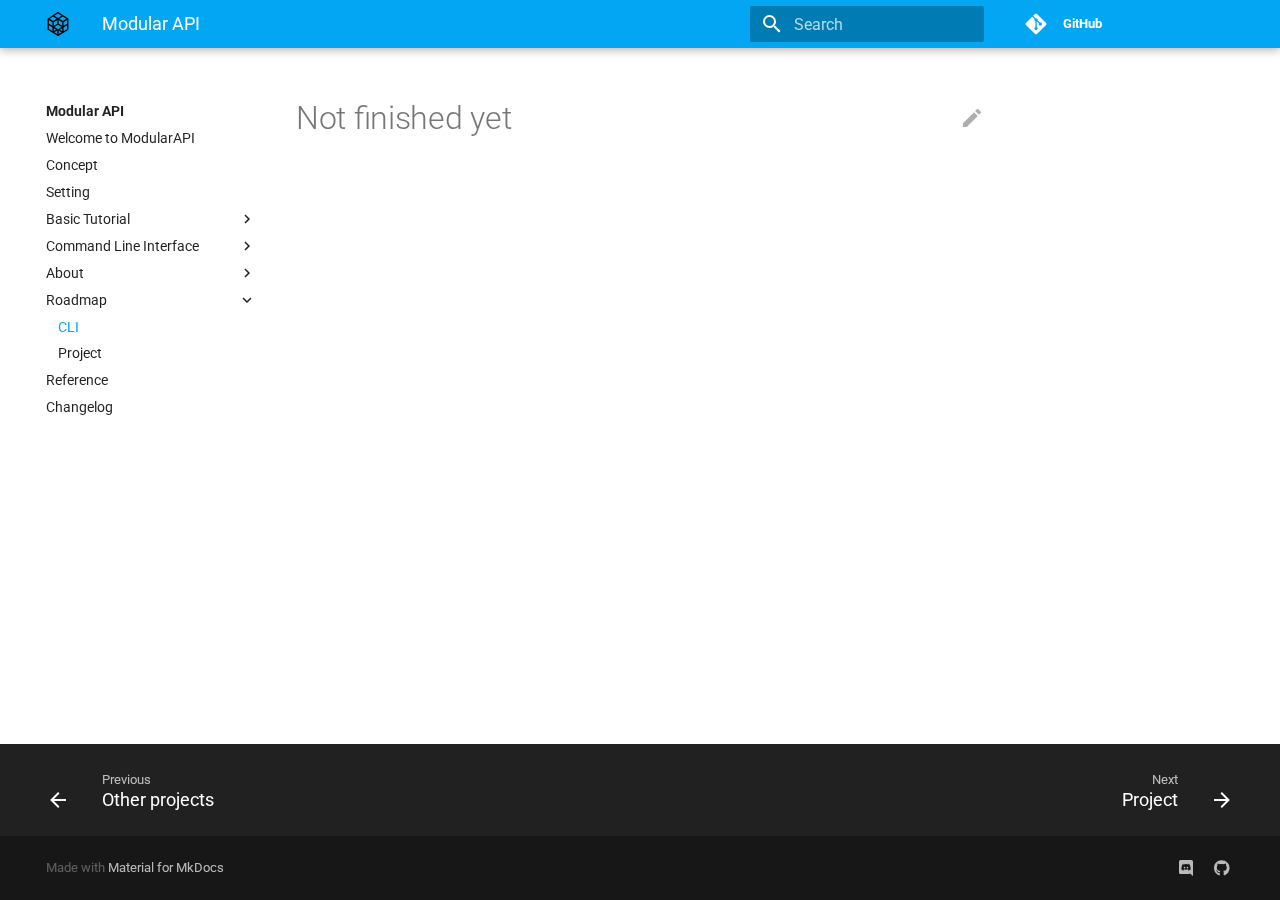
<file: roadmap/cliroad/index.html>
<!doctype html>
<html lang="en" class="no-js">
  <head>
    
      <meta charset="utf-8">
      <meta name="viewport" content="width=device-width,initial-scale=1">
      
      
      
      <link rel="shortcut icon" href="../../assets/images/favicon.png">
      <meta name="generator" content="mkdocs-1.1.2, mkdocs-material-6.1.0">
    
    
      
        <title>CLI - Modular API</title>
      
    
    
      <link rel="stylesheet" href="../../assets/stylesheets/main.bc7e593a.min.css">
      
        
        <link rel="stylesheet" href="../../assets/stylesheets/palette.ab28b872.min.css">
        
          
          
          <meta name="theme-color" content="#02a6f2">
        
      
    
    
    
      
        
        <link href="https://fonts.gstatic.com" rel="preconnect" crossorigin>
        <link rel="stylesheet" href="https://fonts.googleapis.com/css?family=Roboto:300,400,400i,700%7CRoboto+Mono&display=fallback">
        <style>body,input{font-family:"Roboto",-apple-system,BlinkMacSystemFont,Helvetica,Arial,sans-serif}code,kbd,pre{font-family:"Roboto Mono",SFMono-Regular,Consolas,Menlo,monospace}</style>
      
    
    
    
      <link rel="stylesheet" href="../../stylesheets/extra.css">
    
    
      
    
    
  </head>
  
  
    
    
    
    
    
    <body dir="ltr" data-md-color-scheme="" data-md-color-primary="light-blue" data-md-color-accent="">
      
  
    <input class="md-toggle" data-md-toggle="drawer" type="checkbox" id="__drawer" autocomplete="off">
    <input class="md-toggle" data-md-toggle="search" type="checkbox" id="__search" autocomplete="off">
    <label class="md-overlay" for="__drawer"></label>
    <div data-md-component="skip">
      
        
        <a href="#not-finished-yet" class="md-skip">
          Skip to content
        </a>
      
    </div>
    <div data-md-component="announce">
      
    </div>
    
      

<header class="md-header" data-md-component="header">
  <nav class="md-header-nav md-grid" aria-label="Header">
    <a href="../.." title="Modular API" class="md-header-nav__button md-logo" aria-label="Modular API">
      
  <img src="../../img/modular.svg" alt="logo">

    </a>
    <label class="md-header-nav__button md-icon" for="__drawer">
      <svg xmlns="http://www.w3.org/2000/svg" viewBox="0 0 24 24"><path d="M3 6h18v2H3V6m0 5h18v2H3v-2m0 5h18v2H3v-2z"/></svg>
    </label>
    <div class="md-header-nav__title" data-md-component="header-title">
      
        <div class="md-header-nav__ellipsis">
          <span class="md-header-nav__topic md-ellipsis">
            Modular API
          </span>
          <span class="md-header-nav__topic md-ellipsis">
            
              CLI
            
          </span>
        </div>
      
    </div>
    
      <label class="md-header-nav__button md-icon" for="__search">
        <svg xmlns="http://www.w3.org/2000/svg" viewBox="0 0 24 24"><path d="M9.5 3A6.5 6.5 0 0116 9.5c0 1.61-.59 3.09-1.56 4.23l.27.27h.79l5 5-1.5 1.5-5-5v-.79l-.27-.27A6.516 6.516 0 019.5 16 6.5 6.5 0 013 9.5 6.5 6.5 0 019.5 3m0 2C7 5 5 7 5 9.5S7 14 9.5 14 14 12 14 9.5 12 5 9.5 5z"/></svg>
      </label>
      
<div class="md-search" data-md-component="search" role="dialog">
  <label class="md-search__overlay" for="__search"></label>
  <div class="md-search__inner" role="search">
    <form class="md-search__form" name="search">
      <input type="text" class="md-search__input" name="query" aria-label="Search" placeholder="Search" autocapitalize="off" autocorrect="off" autocomplete="off" spellcheck="false" data-md-component="search-query" data-md-state="active">
      <label class="md-search__icon md-icon" for="__search">
        <svg xmlns="http://www.w3.org/2000/svg" viewBox="0 0 24 24"><path d="M9.5 3A6.5 6.5 0 0116 9.5c0 1.61-.59 3.09-1.56 4.23l.27.27h.79l5 5-1.5 1.5-5-5v-.79l-.27-.27A6.516 6.516 0 019.5 16 6.5 6.5 0 013 9.5 6.5 6.5 0 019.5 3m0 2C7 5 5 7 5 9.5S7 14 9.5 14 14 12 14 9.5 12 5 9.5 5z"/></svg>
        <svg xmlns="http://www.w3.org/2000/svg" viewBox="0 0 24 24"><path d="M20 11v2H8l5.5 5.5-1.42 1.42L4.16 12l7.92-7.92L13.5 5.5 8 11h12z"/></svg>
      </label>
      <button type="reset" class="md-search__icon md-icon" aria-label="Clear" data-md-component="search-reset" tabindex="-1">
        <svg xmlns="http://www.w3.org/2000/svg" viewBox="0 0 24 24"><path d="M19 6.41L17.59 5 12 10.59 6.41 5 5 6.41 10.59 12 5 17.59 6.41 19 12 13.41 17.59 19 19 17.59 13.41 12 19 6.41z"/></svg>
      </button>
    </form>
    <div class="md-search__output">
      <div class="md-search__scrollwrap" data-md-scrollfix>
        <div class="md-search-result" data-md-component="search-result">
          <div class="md-search-result__meta">
            Initializing search
          </div>
          <ol class="md-search-result__list"></ol>
        </div>
      </div>
    </div>
  </div>
</div>
    
    
      <div class="md-header-nav__source">
        
<a href="https://github.com/Modular-Lab/Modular-API/" title="Go to repository" class="md-source">
  <div class="md-source__icon md-icon">
    
    <svg xmlns="http://www.w3.org/2000/svg" viewBox="0 0 448 512"><path d="M439.55 236.05L244 40.45a28.87 28.87 0 00-40.81 0l-40.66 40.63 51.52 51.52c27.06-9.14 52.68 16.77 43.39 43.68l49.66 49.66c34.23-11.8 61.18 31 35.47 56.69-26.49 26.49-70.21-2.87-56-37.34L240.22 199v121.85c25.3 12.54 22.26 41.85 9.08 55a34.34 34.34 0 01-48.55 0c-17.57-17.6-11.07-46.91 11.25-56v-123c-20.8-8.51-24.6-30.74-18.64-45L142.57 101 8.45 235.14a28.86 28.86 0 000 40.81l195.61 195.6a28.86 28.86 0 0040.8 0l194.69-194.69a28.86 28.86 0 000-40.81z"/></svg>
  </div>
  <div class="md-source__repository">
    GitHub
  </div>
</a>
      </div>
    
  </nav>
</header>
    
    <div class="md-container" data-md-component="container">
      
      
        
      
      <main class="md-main" data-md-component="main">
        <div class="md-main__inner md-grid">
          
            
              <div class="md-sidebar md-sidebar--primary" data-md-component="navigation">
                <div class="md-sidebar__scrollwrap">
                  <div class="md-sidebar__inner">
                    

<nav class="md-nav md-nav--primary" aria-label="Navigation" data-md-level="0">
  <label class="md-nav__title" for="__drawer">
    <a href="../.." title="Modular API" class="md-nav__button md-logo" aria-label="Modular API">
      
  <img src="../../img/modular.svg" alt="logo">

    </a>
    Modular API
  </label>
  
    <div class="md-nav__source">
      
<a href="https://github.com/Modular-Lab/Modular-API/" title="Go to repository" class="md-source">
  <div class="md-source__icon md-icon">
    
    <svg xmlns="http://www.w3.org/2000/svg" viewBox="0 0 448 512"><path d="M439.55 236.05L244 40.45a28.87 28.87 0 00-40.81 0l-40.66 40.63 51.52 51.52c27.06-9.14 52.68 16.77 43.39 43.68l49.66 49.66c34.23-11.8 61.18 31 35.47 56.69-26.49 26.49-70.21-2.87-56-37.34L240.22 199v121.85c25.3 12.54 22.26 41.85 9.08 55a34.34 34.34 0 01-48.55 0c-17.57-17.6-11.07-46.91 11.25-56v-123c-20.8-8.51-24.6-30.74-18.64-45L142.57 101 8.45 235.14a28.86 28.86 0 000 40.81l195.61 195.6a28.86 28.86 0 0040.8 0l194.69-194.69a28.86 28.86 0 000-40.81z"/></svg>
  </div>
  <div class="md-source__repository">
    GitHub
  </div>
</a>
    </div>
  
  <ul class="md-nav__list" data-md-scrollfix>
    
      
      
      


  <li class="md-nav__item">
    <a href="../.." class="md-nav__link">
      Welcome to ModularAPI
    </a>
  </li>

    
      
      
      


  <li class="md-nav__item">
    <a href="../../concept/" class="md-nav__link">
      Concept
    </a>
  </li>

    
      
      
      


  <li class="md-nav__item">
    <a href="../../setting/" class="md-nav__link">
      Setting
    </a>
  </li>

    
      
      
      


  <li class="md-nav__item md-nav__item--nested">
    
      <input class="md-nav__toggle md-toggle" data-md-toggle="nav-4" type="checkbox" id="nav-4">
    
    <label class="md-nav__link" for="nav-4">
      Basic Tutorial
      <span class="md-nav__icon md-icon"></span>
    </label>
    <nav class="md-nav" aria-label="Basic Tutorial" data-md-level="1">
      <label class="md-nav__title" for="nav-4">
        <span class="md-nav__icon md-icon"></span>
        Basic Tutorial
      </label>
      <ul class="md-nav__list" data-md-scrollfix>
        
        
          
          
          


  <li class="md-nav__item">
    <a href="../../getting_started/installation/" class="md-nav__link">
      Install ModularAPI
    </a>
  </li>

        
          
          
          


  <li class="md-nav__item">
    <a href="../../getting_started/fisrtapp/" class="md-nav__link">
      Create your fisrt app
    </a>
  </li>

        
          
          
          


  <li class="md-nav__item">
    <a href="../../getting_started/runapp/" class="md-nav__link">
      Run your first app
    </a>
  </li>

        
      </ul>
    </nav>
  </li>

    
      
      
      


  <li class="md-nav__item md-nav__item--nested">
    
      <input class="md-nav__toggle md-toggle" data-md-toggle="nav-5" type="checkbox" id="nav-5">
    
    <label class="md-nav__link" for="nav-5">
      Command Line Interface
      <span class="md-nav__icon md-icon"></span>
    </label>
    <nav class="md-nav" aria-label="Command Line Interface" data-md-level="1">
      <label class="md-nav__title" for="nav-5">
        <span class="md-nav__icon md-icon"></span>
        Command Line Interface
      </label>
      <ul class="md-nav__list" data-md-scrollfix>
        
        
          
          
          


  <li class="md-nav__item">
    <a href="../../cli/init/" class="md-nav__link">
      Init
    </a>
  </li>

        
          
          
          


  <li class="md-nav__item">
    <a href="../../cli/modules/" class="md-nav__link">
      Modules
    </a>
  </li>

        
          
          
          


  <li class="md-nav__item">
    <a href="../../cli/db/" class="md-nav__link">
      DataBase
    </a>
  </li>

        
      </ul>
    </nav>
  </li>

    
      
      
      


  <li class="md-nav__item md-nav__item--nested">
    
      <input class="md-nav__toggle md-toggle" data-md-toggle="nav-6" type="checkbox" id="nav-6">
    
    <label class="md-nav__link" for="nav-6">
      About
      <span class="md-nav__icon md-icon"></span>
    </label>
    <nav class="md-nav" aria-label="About" data-md-level="1">
      <label class="md-nav__title" for="nav-6">
        <span class="md-nav__icon md-icon"></span>
        About
      </label>
      <ul class="md-nav__list" data-md-scrollfix>
        
        
          
          
          


  <li class="md-nav__item">
    <a href="../../about/question/" class="md-nav__link">
      Frequently asked questions
    </a>
  </li>

        
          
          
          


  <li class="md-nav__item">
    <a href="../../about/otherprojects/" class="md-nav__link">
      Other projects
    </a>
  </li>

        
      </ul>
    </nav>
  </li>

    
      
      
      

  


  <li class="md-nav__item md-nav__item--active md-nav__item--nested">
    
      <input class="md-nav__toggle md-toggle" data-md-toggle="nav-7" type="checkbox" id="nav-7" checked>
    
    <label class="md-nav__link" for="nav-7">
      Roadmap
      <span class="md-nav__icon md-icon"></span>
    </label>
    <nav class="md-nav" aria-label="Roadmap" data-md-level="1">
      <label class="md-nav__title" for="nav-7">
        <span class="md-nav__icon md-icon"></span>
        Roadmap
      </label>
      <ul class="md-nav__list" data-md-scrollfix>
        
        
          
          
          

  


  <li class="md-nav__item md-nav__item--active">
    
    <input class="md-nav__toggle md-toggle" data-md-toggle="toc" type="checkbox" id="__toc">
    
      
    
    
    <a href="./" class="md-nav__link md-nav__link--active">
      CLI
    </a>
    
  </li>

        
          
          
          


  <li class="md-nav__item">
    <a href="../projectroad/" class="md-nav__link">
      Project
    </a>
  </li>

        
      </ul>
    </nav>
  </li>

    
      
      
      


  <li class="md-nav__item">
    <a href="../../reference/" class="md-nav__link">
      Reference
    </a>
  </li>

    
      
      
      


  <li class="md-nav__item">
    <a href="../../changelog/" class="md-nav__link">
      Changelog
    </a>
  </li>

    
  </ul>
</nav>
                  </div>
                </div>
              </div>
            
            
              <div class="md-sidebar md-sidebar--secondary" data-md-component="toc">
                <div class="md-sidebar__scrollwrap">
                  <div class="md-sidebar__inner">
                    
<nav class="md-nav md-nav--secondary" aria-label="Table of contents">
  
  
    
  
  
</nav>
                  </div>
                </div>
              </div>
            
          
          <div class="md-content">
            <article class="md-content__inner md-typeset">
              
                
                  <a href="https://github.com/Modular-Lab/Modular-API/edit/main/doc/docs/roadmap/cliroad.md" title="Edit this page" class="md-content__button md-icon">
                    <svg xmlns="http://www.w3.org/2000/svg" viewBox="0 0 24 24"><path d="M20.71 7.04c.39-.39.39-1.04 0-1.41l-2.34-2.34c-.37-.39-1.02-.39-1.41 0l-1.84 1.83 3.75 3.75M3 17.25V21h3.75L17.81 9.93l-3.75-3.75L3 17.25z"/></svg>
                  </a>
                
                
                <h1 id="not-finished-yet">Not finished yet<a class="headerlink" href="#not-finished-yet" title="Permanent link">&para;</a></h1>
                
              
              
                


              
            </article>
          </div>
        </div>
      </main>
      
        
<footer class="md-footer">
  
    <div class="md-footer-nav">
      <nav class="md-footer-nav__inner md-grid" aria-label="Footer">
        
          <a href="../../about/otherprojects/" class="md-footer-nav__link md-footer-nav__link--prev" rel="prev">
            <div class="md-footer-nav__button md-icon">
              <svg xmlns="http://www.w3.org/2000/svg" viewBox="0 0 24 24"><path d="M20 11v2H8l5.5 5.5-1.42 1.42L4.16 12l7.92-7.92L13.5 5.5 8 11h12z"/></svg>
            </div>
            <div class="md-footer-nav__title">
              <div class="md-ellipsis">
                <span class="md-footer-nav__direction">
                  Previous
                </span>
                Other projects
              </div>
            </div>
          </a>
        
        
          <a href="../projectroad/" class="md-footer-nav__link md-footer-nav__link--next" rel="next">
            <div class="md-footer-nav__title">
              <div class="md-ellipsis">
                <span class="md-footer-nav__direction">
                  Next
                </span>
                Project
              </div>
            </div>
            <div class="md-footer-nav__button md-icon">
              <svg xmlns="http://www.w3.org/2000/svg" viewBox="0 0 24 24"><path d="M4 11v2h12l-5.5 5.5 1.42 1.42L19.84 12l-7.92-7.92L10.5 5.5 16 11H4z"/></svg>
            </div>
          </a>
        
      </nav>
    </div>
  
  <div class="md-footer-meta md-typeset">
    <div class="md-footer-meta__inner md-grid">
      <div class="md-footer-copyright">
        
        Made with
        <a href="https://squidfunk.github.io/mkdocs-material/" target="_blank" rel="noopener">
          Material for MkDocs
        </a>
      </div>
      
  <div class="md-footer-social">
    
      
      
        
        
      
      <a href="https://discord.gg/EFzdnHw2pH" target="_blank" rel="noopener" title="discord.gg" class="md-footer-social__link">
        <svg xmlns="http://www.w3.org/2000/svg" viewBox="0 0 448 512"><path d="M297.216 243.2c0 15.616-11.52 28.416-26.112 28.416-14.336 0-26.112-12.8-26.112-28.416s11.52-28.416 26.112-28.416c14.592 0 26.112 12.8 26.112 28.416zm-119.552-28.416c-14.592 0-26.112 12.8-26.112 28.416s11.776 28.416 26.112 28.416c14.592 0 26.112-12.8 26.112-28.416.256-15.616-11.52-28.416-26.112-28.416zM448 52.736V512c-64.494-56.994-43.868-38.128-118.784-107.776l13.568 47.36H52.48C23.552 451.584 0 428.032 0 398.848V52.736C0 23.552 23.552 0 52.48 0h343.04C424.448 0 448 23.552 448 52.736zm-72.96 242.688c0-82.432-36.864-149.248-36.864-149.248-36.864-27.648-71.936-26.88-71.936-26.88l-3.584 4.096c43.52 13.312 63.744 32.512 63.744 32.512-60.811-33.329-132.244-33.335-191.232-7.424-9.472 4.352-15.104 7.424-15.104 7.424s21.248-20.224 67.328-33.536l-2.56-3.072s-35.072-.768-71.936 26.88c0 0-36.864 66.816-36.864 149.248 0 0 21.504 37.12 78.08 38.912 0 0 9.472-11.52 17.152-21.248-32.512-9.728-44.8-30.208-44.8-30.208 3.766 2.636 9.976 6.053 10.496 6.4 43.21 24.198 104.588 32.126 159.744 8.96 8.96-3.328 18.944-8.192 29.44-15.104 0 0-12.8 20.992-46.336 30.464 7.68 9.728 16.896 20.736 16.896 20.736 56.576-1.792 78.336-38.912 78.336-38.912z"/></svg>
      </a>
    
      
      
        
        
      
      <a href="https://github.com/Modular-Lab/Modular-API" target="_blank" rel="noopener" title="github.com" class="md-footer-social__link">
        <svg xmlns="http://www.w3.org/2000/svg" viewBox="0 0 496 512"><path d="M165.9 397.4c0 2-2.3 3.6-5.2 3.6-3.3.3-5.6-1.3-5.6-3.6 0-2 2.3-3.6 5.2-3.6 3-.3 5.6 1.3 5.6 3.6zm-31.1-4.5c-.7 2 1.3 4.3 4.3 4.9 2.6 1 5.6 0 6.2-2s-1.3-4.3-4.3-5.2c-2.6-.7-5.5.3-6.2 2.3zm44.2-1.7c-2.9.7-4.9 2.6-4.6 4.9.3 2 2.9 3.3 5.9 2.6 2.9-.7 4.9-2.6 4.6-4.6-.3-1.9-3-3.2-5.9-2.9zM244.8 8C106.1 8 0 113.3 0 252c0 110.9 69.8 205.8 169.5 239.2 12.8 2.3 17.3-5.6 17.3-12.1 0-6.2-.3-40.4-.3-61.4 0 0-70 15-84.7-29.8 0 0-11.4-29.1-27.8-36.6 0 0-22.9-15.7 1.6-15.4 0 0 24.9 2 38.6 25.8 21.9 38.6 58.6 27.5 72.9 20.9 2.3-16 8.8-27.1 16-33.7-55.9-6.2-112.3-14.3-112.3-110.5 0-27.5 7.6-41.3 23.6-58.9-2.6-6.5-11.1-33.3 2.6-67.9 20.9-6.5 69 27 69 27 20-5.6 41.5-8.5 62.8-8.5s42.8 2.9 62.8 8.5c0 0 48.1-33.6 69-27 13.7 34.7 5.2 61.4 2.6 67.9 16 17.7 25.8 31.5 25.8 58.9 0 96.5-58.9 104.2-114.8 110.5 9.2 7.9 17 22.9 17 46.4 0 33.7-.3 75.4-.3 83.6 0 6.5 4.6 14.4 17.3 12.1C428.2 457.8 496 362.9 496 252 496 113.3 383.5 8 244.8 8zM97.2 352.9c-1.3 1-1 3.3.7 5.2 1.6 1.6 3.9 2.3 5.2 1 1.3-1 1-3.3-.7-5.2-1.6-1.6-3.9-2.3-5.2-1zm-10.8-8.1c-.7 1.3.3 2.9 2.3 3.9 1.6 1 3.6.7 4.3-.7.7-1.3-.3-2.9-2.3-3.9-2-.6-3.6-.3-4.3.7zm32.4 35.6c-1.6 1.3-1 4.3 1.3 6.2 2.3 2.3 5.2 2.6 6.5 1 1.3-1.3.7-4.3-1.3-6.2-2.2-2.3-5.2-2.6-6.5-1zm-11.4-14.7c-1.6 1-1.6 3.6 0 5.9 1.6 2.3 4.3 3.3 5.6 2.3 1.6-1.3 1.6-3.9 0-6.2-1.4-2.3-4-3.3-5.6-2z"/></svg>
      </a>
    
  </div>

    </div>
  </div>
</footer>
      
    </div>
    
      <script src="../../assets/javascripts/vendor.6a3d08fc.min.js"></script>
      <script src="../../assets/javascripts/bundle.71201edf.min.js"></script><script id="__lang" type="application/json">{"clipboard.copy": "Copy to clipboard", "clipboard.copied": "Copied to clipboard", "search.config.lang": "en", "search.config.pipeline": "trimmer, stopWordFilter", "search.config.separator": "[\\s\\-]+", "search.placeholder": "Search", "search.result.placeholder": "Type to start searching", "search.result.none": "No matching documents", "search.result.one": "1 matching document", "search.result.other": "# matching documents", "search.result.more.one": "1 more on this page", "search.result.more.other": "# more on this page", "search.result.term.missing": "Missing"}</script>
      
      <script>
        app = initialize({
          base: "../..",
          features: [],
          search: Object.assign({
            worker: "../../assets/javascripts/worker/search.4ac00218.min.js"
          }, typeof search !== "undefined" && search)
        })
      </script>
      
    
  </body>
</html>
</file>
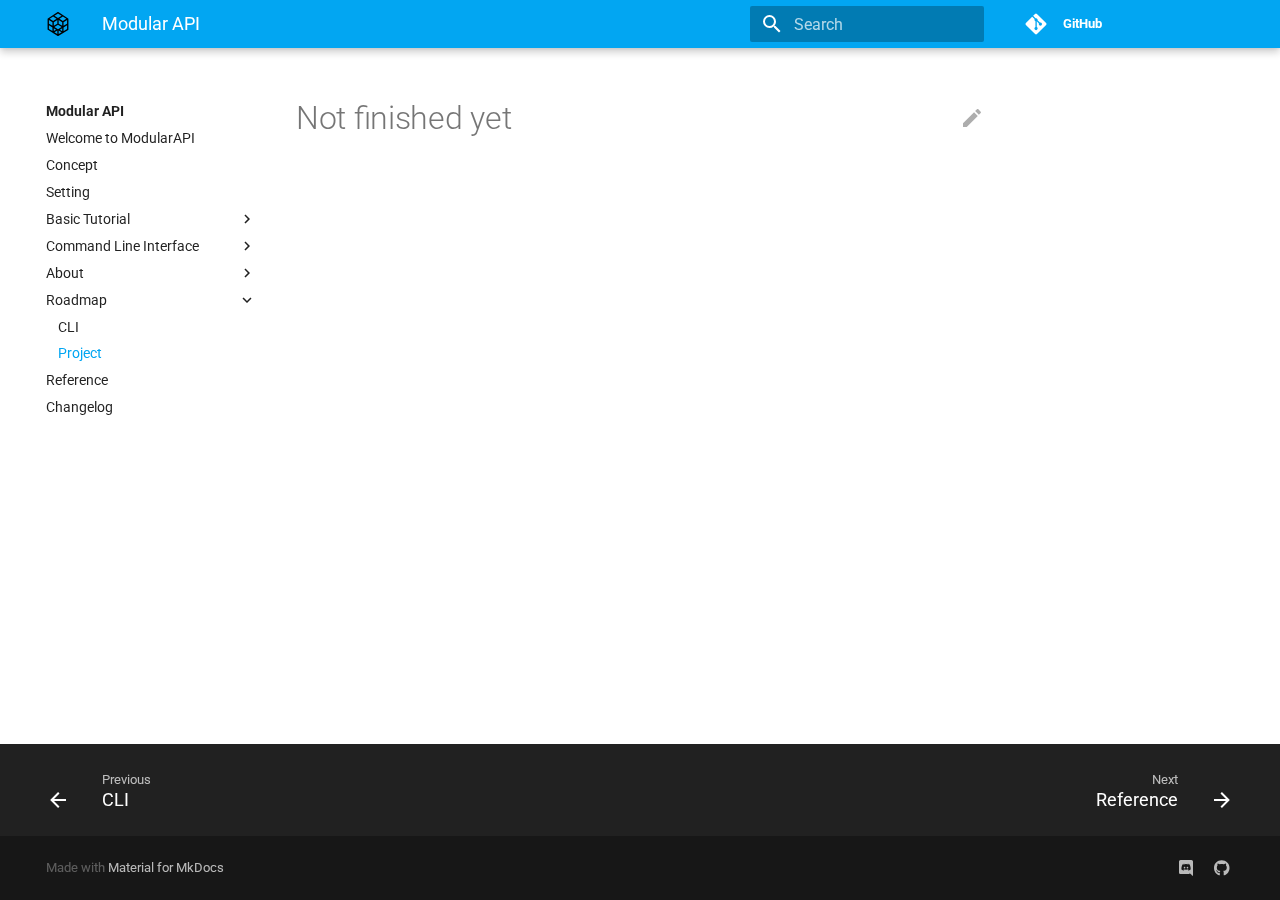
<file: roadmap/projectroad/index.html>
<!doctype html>
<html lang="en" class="no-js">
  <head>
    
      <meta charset="utf-8">
      <meta name="viewport" content="width=device-width,initial-scale=1">
      
      
      
      <link rel="shortcut icon" href="../../assets/images/favicon.png">
      <meta name="generator" content="mkdocs-1.1.2, mkdocs-material-6.1.0">
    
    
      
        <title>Project - Modular API</title>
      
    
    
      <link rel="stylesheet" href="../../assets/stylesheets/main.bc7e593a.min.css">
      
        
        <link rel="stylesheet" href="../../assets/stylesheets/palette.ab28b872.min.css">
        
          
          
          <meta name="theme-color" content="#02a6f2">
        
      
    
    
    
      
        
        <link href="https://fonts.gstatic.com" rel="preconnect" crossorigin>
        <link rel="stylesheet" href="https://fonts.googleapis.com/css?family=Roboto:300,400,400i,700%7CRoboto+Mono&display=fallback">
        <style>body,input{font-family:"Roboto",-apple-system,BlinkMacSystemFont,Helvetica,Arial,sans-serif}code,kbd,pre{font-family:"Roboto Mono",SFMono-Regular,Consolas,Menlo,monospace}</style>
      
    
    
    
      <link rel="stylesheet" href="../../stylesheets/extra.css">
    
    
      
    
    
  </head>
  
  
    
    
    
    
    
    <body dir="ltr" data-md-color-scheme="" data-md-color-primary="light-blue" data-md-color-accent="">
      
  
    <input class="md-toggle" data-md-toggle="drawer" type="checkbox" id="__drawer" autocomplete="off">
    <input class="md-toggle" data-md-toggle="search" type="checkbox" id="__search" autocomplete="off">
    <label class="md-overlay" for="__drawer"></label>
    <div data-md-component="skip">
      
        
        <a href="#not-finished-yet" class="md-skip">
          Skip to content
        </a>
      
    </div>
    <div data-md-component="announce">
      
    </div>
    
      

<header class="md-header" data-md-component="header">
  <nav class="md-header-nav md-grid" aria-label="Header">
    <a href="../.." title="Modular API" class="md-header-nav__button md-logo" aria-label="Modular API">
      
  <img src="../../img/modular.svg" alt="logo">

    </a>
    <label class="md-header-nav__button md-icon" for="__drawer">
      <svg xmlns="http://www.w3.org/2000/svg" viewBox="0 0 24 24"><path d="M3 6h18v2H3V6m0 5h18v2H3v-2m0 5h18v2H3v-2z"/></svg>
    </label>
    <div class="md-header-nav__title" data-md-component="header-title">
      
        <div class="md-header-nav__ellipsis">
          <span class="md-header-nav__topic md-ellipsis">
            Modular API
          </span>
          <span class="md-header-nav__topic md-ellipsis">
            
              Project
            
          </span>
        </div>
      
    </div>
    
      <label class="md-header-nav__button md-icon" for="__search">
        <svg xmlns="http://www.w3.org/2000/svg" viewBox="0 0 24 24"><path d="M9.5 3A6.5 6.5 0 0116 9.5c0 1.61-.59 3.09-1.56 4.23l.27.27h.79l5 5-1.5 1.5-5-5v-.79l-.27-.27A6.516 6.516 0 019.5 16 6.5 6.5 0 013 9.5 6.5 6.5 0 019.5 3m0 2C7 5 5 7 5 9.5S7 14 9.5 14 14 12 14 9.5 12 5 9.5 5z"/></svg>
      </label>
      
<div class="md-search" data-md-component="search" role="dialog">
  <label class="md-search__overlay" for="__search"></label>
  <div class="md-search__inner" role="search">
    <form class="md-search__form" name="search">
      <input type="text" class="md-search__input" name="query" aria-label="Search" placeholder="Search" autocapitalize="off" autocorrect="off" autocomplete="off" spellcheck="false" data-md-component="search-query" data-md-state="active">
      <label class="md-search__icon md-icon" for="__search">
        <svg xmlns="http://www.w3.org/2000/svg" viewBox="0 0 24 24"><path d="M9.5 3A6.5 6.5 0 0116 9.5c0 1.61-.59 3.09-1.56 4.23l.27.27h.79l5 5-1.5 1.5-5-5v-.79l-.27-.27A6.516 6.516 0 019.5 16 6.5 6.5 0 013 9.5 6.5 6.5 0 019.5 3m0 2C7 5 5 7 5 9.5S7 14 9.5 14 14 12 14 9.5 12 5 9.5 5z"/></svg>
        <svg xmlns="http://www.w3.org/2000/svg" viewBox="0 0 24 24"><path d="M20 11v2H8l5.5 5.5-1.42 1.42L4.16 12l7.92-7.92L13.5 5.5 8 11h12z"/></svg>
      </label>
      <button type="reset" class="md-search__icon md-icon" aria-label="Clear" data-md-component="search-reset" tabindex="-1">
        <svg xmlns="http://www.w3.org/2000/svg" viewBox="0 0 24 24"><path d="M19 6.41L17.59 5 12 10.59 6.41 5 5 6.41 10.59 12 5 17.59 6.41 19 12 13.41 17.59 19 19 17.59 13.41 12 19 6.41z"/></svg>
      </button>
    </form>
    <div class="md-search__output">
      <div class="md-search__scrollwrap" data-md-scrollfix>
        <div class="md-search-result" data-md-component="search-result">
          <div class="md-search-result__meta">
            Initializing search
          </div>
          <ol class="md-search-result__list"></ol>
        </div>
      </div>
    </div>
  </div>
</div>
    
    
      <div class="md-header-nav__source">
        
<a href="https://github.com/Modular-Lab/Modular-API/" title="Go to repository" class="md-source">
  <div class="md-source__icon md-icon">
    
    <svg xmlns="http://www.w3.org/2000/svg" viewBox="0 0 448 512"><path d="M439.55 236.05L244 40.45a28.87 28.87 0 00-40.81 0l-40.66 40.63 51.52 51.52c27.06-9.14 52.68 16.77 43.39 43.68l49.66 49.66c34.23-11.8 61.18 31 35.47 56.69-26.49 26.49-70.21-2.87-56-37.34L240.22 199v121.85c25.3 12.54 22.26 41.85 9.08 55a34.34 34.34 0 01-48.55 0c-17.57-17.6-11.07-46.91 11.25-56v-123c-20.8-8.51-24.6-30.74-18.64-45L142.57 101 8.45 235.14a28.86 28.86 0 000 40.81l195.61 195.6a28.86 28.86 0 0040.8 0l194.69-194.69a28.86 28.86 0 000-40.81z"/></svg>
  </div>
  <div class="md-source__repository">
    GitHub
  </div>
</a>
      </div>
    
  </nav>
</header>
    
    <div class="md-container" data-md-component="container">
      
      
        
      
      <main class="md-main" data-md-component="main">
        <div class="md-main__inner md-grid">
          
            
              <div class="md-sidebar md-sidebar--primary" data-md-component="navigation">
                <div class="md-sidebar__scrollwrap">
                  <div class="md-sidebar__inner">
                    

<nav class="md-nav md-nav--primary" aria-label="Navigation" data-md-level="0">
  <label class="md-nav__title" for="__drawer">
    <a href="../.." title="Modular API" class="md-nav__button md-logo" aria-label="Modular API">
      
  <img src="../../img/modular.svg" alt="logo">

    </a>
    Modular API
  </label>
  
    <div class="md-nav__source">
      
<a href="https://github.com/Modular-Lab/Modular-API/" title="Go to repository" class="md-source">
  <div class="md-source__icon md-icon">
    
    <svg xmlns="http://www.w3.org/2000/svg" viewBox="0 0 448 512"><path d="M439.55 236.05L244 40.45a28.87 28.87 0 00-40.81 0l-40.66 40.63 51.52 51.52c27.06-9.14 52.68 16.77 43.39 43.68l49.66 49.66c34.23-11.8 61.18 31 35.47 56.69-26.49 26.49-70.21-2.87-56-37.34L240.22 199v121.85c25.3 12.54 22.26 41.85 9.08 55a34.34 34.34 0 01-48.55 0c-17.57-17.6-11.07-46.91 11.25-56v-123c-20.8-8.51-24.6-30.74-18.64-45L142.57 101 8.45 235.14a28.86 28.86 0 000 40.81l195.61 195.6a28.86 28.86 0 0040.8 0l194.69-194.69a28.86 28.86 0 000-40.81z"/></svg>
  </div>
  <div class="md-source__repository">
    GitHub
  </div>
</a>
    </div>
  
  <ul class="md-nav__list" data-md-scrollfix>
    
      
      
      


  <li class="md-nav__item">
    <a href="../.." class="md-nav__link">
      Welcome to ModularAPI
    </a>
  </li>

    
      
      
      


  <li class="md-nav__item">
    <a href="../../concept/" class="md-nav__link">
      Concept
    </a>
  </li>

    
      
      
      


  <li class="md-nav__item">
    <a href="../../setting/" class="md-nav__link">
      Setting
    </a>
  </li>

    
      
      
      


  <li class="md-nav__item md-nav__item--nested">
    
      <input class="md-nav__toggle md-toggle" data-md-toggle="nav-4" type="checkbox" id="nav-4">
    
    <label class="md-nav__link" for="nav-4">
      Basic Tutorial
      <span class="md-nav__icon md-icon"></span>
    </label>
    <nav class="md-nav" aria-label="Basic Tutorial" data-md-level="1">
      <label class="md-nav__title" for="nav-4">
        <span class="md-nav__icon md-icon"></span>
        Basic Tutorial
      </label>
      <ul class="md-nav__list" data-md-scrollfix>
        
        
          
          
          


  <li class="md-nav__item">
    <a href="../../getting_started/installation/" class="md-nav__link">
      Install ModularAPI
    </a>
  </li>

        
          
          
          


  <li class="md-nav__item">
    <a href="../../getting_started/fisrtapp/" class="md-nav__link">
      Create your fisrt app
    </a>
  </li>

        
          
          
          


  <li class="md-nav__item">
    <a href="../../getting_started/runapp/" class="md-nav__link">
      Run your first app
    </a>
  </li>

        
      </ul>
    </nav>
  </li>

    
      
      
      


  <li class="md-nav__item md-nav__item--nested">
    
      <input class="md-nav__toggle md-toggle" data-md-toggle="nav-5" type="checkbox" id="nav-5">
    
    <label class="md-nav__link" for="nav-5">
      Command Line Interface
      <span class="md-nav__icon md-icon"></span>
    </label>
    <nav class="md-nav" aria-label="Command Line Interface" data-md-level="1">
      <label class="md-nav__title" for="nav-5">
        <span class="md-nav__icon md-icon"></span>
        Command Line Interface
      </label>
      <ul class="md-nav__list" data-md-scrollfix>
        
        
          
          
          


  <li class="md-nav__item">
    <a href="../../cli/init/" class="md-nav__link">
      Init
    </a>
  </li>

        
          
          
          


  <li class="md-nav__item">
    <a href="../../cli/modules/" class="md-nav__link">
      Modules
    </a>
  </li>

        
          
          
          


  <li class="md-nav__item">
    <a href="../../cli/db/" class="md-nav__link">
      DataBase
    </a>
  </li>

        
      </ul>
    </nav>
  </li>

    
      
      
      


  <li class="md-nav__item md-nav__item--nested">
    
      <input class="md-nav__toggle md-toggle" data-md-toggle="nav-6" type="checkbox" id="nav-6">
    
    <label class="md-nav__link" for="nav-6">
      About
      <span class="md-nav__icon md-icon"></span>
    </label>
    <nav class="md-nav" aria-label="About" data-md-level="1">
      <label class="md-nav__title" for="nav-6">
        <span class="md-nav__icon md-icon"></span>
        About
      </label>
      <ul class="md-nav__list" data-md-scrollfix>
        
        
          
          
          


  <li class="md-nav__item">
    <a href="../../about/question/" class="md-nav__link">
      Frequently asked questions
    </a>
  </li>

        
          
          
          


  <li class="md-nav__item">
    <a href="../../about/otherprojects/" class="md-nav__link">
      Other projects
    </a>
  </li>

        
      </ul>
    </nav>
  </li>

    
      
      
      

  


  <li class="md-nav__item md-nav__item--active md-nav__item--nested">
    
      <input class="md-nav__toggle md-toggle" data-md-toggle="nav-7" type="checkbox" id="nav-7" checked>
    
    <label class="md-nav__link" for="nav-7">
      Roadmap
      <span class="md-nav__icon md-icon"></span>
    </label>
    <nav class="md-nav" aria-label="Roadmap" data-md-level="1">
      <label class="md-nav__title" for="nav-7">
        <span class="md-nav__icon md-icon"></span>
        Roadmap
      </label>
      <ul class="md-nav__list" data-md-scrollfix>
        
        
          
          
          


  <li class="md-nav__item">
    <a href="../cliroad/" class="md-nav__link">
      CLI
    </a>
  </li>

        
          
          
          

  


  <li class="md-nav__item md-nav__item--active">
    
    <input class="md-nav__toggle md-toggle" data-md-toggle="toc" type="checkbox" id="__toc">
    
      
    
    
    <a href="./" class="md-nav__link md-nav__link--active">
      Project
    </a>
    
  </li>

        
      </ul>
    </nav>
  </li>

    
      
      
      


  <li class="md-nav__item">
    <a href="../../reference/" class="md-nav__link">
      Reference
    </a>
  </li>

    
      
      
      


  <li class="md-nav__item">
    <a href="../../changelog/" class="md-nav__link">
      Changelog
    </a>
  </li>

    
  </ul>
</nav>
                  </div>
                </div>
              </div>
            
            
              <div class="md-sidebar md-sidebar--secondary" data-md-component="toc">
                <div class="md-sidebar__scrollwrap">
                  <div class="md-sidebar__inner">
                    
<nav class="md-nav md-nav--secondary" aria-label="Table of contents">
  
  
    
  
  
</nav>
                  </div>
                </div>
              </div>
            
          
          <div class="md-content">
            <article class="md-content__inner md-typeset">
              
                
                  <a href="https://github.com/Modular-Lab/Modular-API/edit/main/doc/docs/roadmap/projectroad.md" title="Edit this page" class="md-content__button md-icon">
                    <svg xmlns="http://www.w3.org/2000/svg" viewBox="0 0 24 24"><path d="M20.71 7.04c.39-.39.39-1.04 0-1.41l-2.34-2.34c-.37-.39-1.02-.39-1.41 0l-1.84 1.83 3.75 3.75M3 17.25V21h3.75L17.81 9.93l-3.75-3.75L3 17.25z"/></svg>
                  </a>
                
                
                <h1 id="not-finished-yet">Not finished yet<a class="headerlink" href="#not-finished-yet" title="Permanent link">&para;</a></h1>
                
              
              
                


              
            </article>
          </div>
        </div>
      </main>
      
        
<footer class="md-footer">
  
    <div class="md-footer-nav">
      <nav class="md-footer-nav__inner md-grid" aria-label="Footer">
        
          <a href="../cliroad/" class="md-footer-nav__link md-footer-nav__link--prev" rel="prev">
            <div class="md-footer-nav__button md-icon">
              <svg xmlns="http://www.w3.org/2000/svg" viewBox="0 0 24 24"><path d="M20 11v2H8l5.5 5.5-1.42 1.42L4.16 12l7.92-7.92L13.5 5.5 8 11h12z"/></svg>
            </div>
            <div class="md-footer-nav__title">
              <div class="md-ellipsis">
                <span class="md-footer-nav__direction">
                  Previous
                </span>
                CLI
              </div>
            </div>
          </a>
        
        
          <a href="../../reference/" class="md-footer-nav__link md-footer-nav__link--next" rel="next">
            <div class="md-footer-nav__title">
              <div class="md-ellipsis">
                <span class="md-footer-nav__direction">
                  Next
                </span>
                Reference
              </div>
            </div>
            <div class="md-footer-nav__button md-icon">
              <svg xmlns="http://www.w3.org/2000/svg" viewBox="0 0 24 24"><path d="M4 11v2h12l-5.5 5.5 1.42 1.42L19.84 12l-7.92-7.92L10.5 5.5 16 11H4z"/></svg>
            </div>
          </a>
        
      </nav>
    </div>
  
  <div class="md-footer-meta md-typeset">
    <div class="md-footer-meta__inner md-grid">
      <div class="md-footer-copyright">
        
        Made with
        <a href="https://squidfunk.github.io/mkdocs-material/" target="_blank" rel="noopener">
          Material for MkDocs
        </a>
      </div>
      
  <div class="md-footer-social">
    
      
      
        
        
      
      <a href="https://discord.gg/EFzdnHw2pH" target="_blank" rel="noopener" title="discord.gg" class="md-footer-social__link">
        <svg xmlns="http://www.w3.org/2000/svg" viewBox="0 0 448 512"><path d="M297.216 243.2c0 15.616-11.52 28.416-26.112 28.416-14.336 0-26.112-12.8-26.112-28.416s11.52-28.416 26.112-28.416c14.592 0 26.112 12.8 26.112 28.416zm-119.552-28.416c-14.592 0-26.112 12.8-26.112 28.416s11.776 28.416 26.112 28.416c14.592 0 26.112-12.8 26.112-28.416.256-15.616-11.52-28.416-26.112-28.416zM448 52.736V512c-64.494-56.994-43.868-38.128-118.784-107.776l13.568 47.36H52.48C23.552 451.584 0 428.032 0 398.848V52.736C0 23.552 23.552 0 52.48 0h343.04C424.448 0 448 23.552 448 52.736zm-72.96 242.688c0-82.432-36.864-149.248-36.864-149.248-36.864-27.648-71.936-26.88-71.936-26.88l-3.584 4.096c43.52 13.312 63.744 32.512 63.744 32.512-60.811-33.329-132.244-33.335-191.232-7.424-9.472 4.352-15.104 7.424-15.104 7.424s21.248-20.224 67.328-33.536l-2.56-3.072s-35.072-.768-71.936 26.88c0 0-36.864 66.816-36.864 149.248 0 0 21.504 37.12 78.08 38.912 0 0 9.472-11.52 17.152-21.248-32.512-9.728-44.8-30.208-44.8-30.208 3.766 2.636 9.976 6.053 10.496 6.4 43.21 24.198 104.588 32.126 159.744 8.96 8.96-3.328 18.944-8.192 29.44-15.104 0 0-12.8 20.992-46.336 30.464 7.68 9.728 16.896 20.736 16.896 20.736 56.576-1.792 78.336-38.912 78.336-38.912z"/></svg>
      </a>
    
      
      
        
        
      
      <a href="https://github.com/Modular-Lab/Modular-API" target="_blank" rel="noopener" title="github.com" class="md-footer-social__link">
        <svg xmlns="http://www.w3.org/2000/svg" viewBox="0 0 496 512"><path d="M165.9 397.4c0 2-2.3 3.6-5.2 3.6-3.3.3-5.6-1.3-5.6-3.6 0-2 2.3-3.6 5.2-3.6 3-.3 5.6 1.3 5.6 3.6zm-31.1-4.5c-.7 2 1.3 4.3 4.3 4.9 2.6 1 5.6 0 6.2-2s-1.3-4.3-4.3-5.2c-2.6-.7-5.5.3-6.2 2.3zm44.2-1.7c-2.9.7-4.9 2.6-4.6 4.9.3 2 2.9 3.3 5.9 2.6 2.9-.7 4.9-2.6 4.6-4.6-.3-1.9-3-3.2-5.9-2.9zM244.8 8C106.1 8 0 113.3 0 252c0 110.9 69.8 205.8 169.5 239.2 12.8 2.3 17.3-5.6 17.3-12.1 0-6.2-.3-40.4-.3-61.4 0 0-70 15-84.7-29.8 0 0-11.4-29.1-27.8-36.6 0 0-22.9-15.7 1.6-15.4 0 0 24.9 2 38.6 25.8 21.9 38.6 58.6 27.5 72.9 20.9 2.3-16 8.8-27.1 16-33.7-55.9-6.2-112.3-14.3-112.3-110.5 0-27.5 7.6-41.3 23.6-58.9-2.6-6.5-11.1-33.3 2.6-67.9 20.9-6.5 69 27 69 27 20-5.6 41.5-8.5 62.8-8.5s42.8 2.9 62.8 8.5c0 0 48.1-33.6 69-27 13.7 34.7 5.2 61.4 2.6 67.9 16 17.7 25.8 31.5 25.8 58.9 0 96.5-58.9 104.2-114.8 110.5 9.2 7.9 17 22.9 17 46.4 0 33.7-.3 75.4-.3 83.6 0 6.5 4.6 14.4 17.3 12.1C428.2 457.8 496 362.9 496 252 496 113.3 383.5 8 244.8 8zM97.2 352.9c-1.3 1-1 3.3.7 5.2 1.6 1.6 3.9 2.3 5.2 1 1.3-1 1-3.3-.7-5.2-1.6-1.6-3.9-2.3-5.2-1zm-10.8-8.1c-.7 1.3.3 2.9 2.3 3.9 1.6 1 3.6.7 4.3-.7.7-1.3-.3-2.9-2.3-3.9-2-.6-3.6-.3-4.3.7zm32.4 35.6c-1.6 1.3-1 4.3 1.3 6.2 2.3 2.3 5.2 2.6 6.5 1 1.3-1.3.7-4.3-1.3-6.2-2.2-2.3-5.2-2.6-6.5-1zm-11.4-14.7c-1.6 1-1.6 3.6 0 5.9 1.6 2.3 4.3 3.3 5.6 2.3 1.6-1.3 1.6-3.9 0-6.2-1.4-2.3-4-3.3-5.6-2z"/></svg>
      </a>
    
  </div>

    </div>
  </div>
</footer>
      
    </div>
    
      <script src="../../assets/javascripts/vendor.6a3d08fc.min.js"></script>
      <script src="../../assets/javascripts/bundle.71201edf.min.js"></script><script id="__lang" type="application/json">{"clipboard.copy": "Copy to clipboard", "clipboard.copied": "Copied to clipboard", "search.config.lang": "en", "search.config.pipeline": "trimmer, stopWordFilter", "search.config.separator": "[\\s\\-]+", "search.placeholder": "Search", "search.result.placeholder": "Type to start searching", "search.result.none": "No matching documents", "search.result.one": "1 matching document", "search.result.other": "# matching documents", "search.result.more.one": "1 more on this page", "search.result.more.other": "# more on this page", "search.result.term.missing": "Missing"}</script>
      
      <script>
        app = initialize({
          base: "../..",
          features: [],
          search: Object.assign({
            worker: "../../assets/javascripts/worker/search.4ac00218.min.js"
          }, typeof search !== "undefined" && search)
        })
      </script>
      
    
  </body>
</html>
</file>
<file: stylesheets/extra.css>
.md-typeset__table {
    min-width: 100%;
    border-collapse: inherit;
}

.md-typeset table:not([class]) {
    display: table;
}
</file>
<file: assets/stylesheets/main.bc7e593a.min.css>
html{box-sizing:border-box;-webkit-text-size-adjust:none;-moz-text-size-adjust:none;-ms-text-size-adjust:none;text-size-adjust:none}*,*::before,*::after{box-sizing:inherit}body{margin:0}hr{box-sizing:content-box;overflow:visible}a,button,label,input{-webkit-tap-highlight-color:transparent}a{color:inherit;text-decoration:none}small{font-size:80%}sub,sup{line-height:1em}img{border-style:none}table{border-collapse:separate;border-spacing:0}td,th{font-weight:normal;vertical-align:top}button{margin:0;padding:0;font-size:inherit;background:transparent;border:0}input{border:0;outline:none}:root{--md-default-fg-color: hsla(0, 0%, 0%, 0.87);--md-default-fg-color--light: hsla(0, 0%, 0%, 0.54);--md-default-fg-color--lighter: hsla(0, 0%, 0%, 0.32);--md-default-fg-color--lightest: hsla(0, 0%, 0%, 0.07);--md-default-bg-color: hsla(0, 0%, 100%, 1);--md-default-bg-color--light: hsla(0, 0%, 100%, 0.7);--md-default-bg-color--lighter: hsla(0, 0%, 100%, 0.3);--md-default-bg-color--lightest: hsla(0, 0%, 100%, 0.12);--md-primary-fg-color: hsla(231, 48%, 48%, 1);--md-primary-fg-color--light: hsla(230, 44%, 64%, 1);--md-primary-fg-color--dark: hsla(232, 54%, 41%, 1);--md-primary-bg-color: hsla(0, 0%, 100%, 1);--md-primary-bg-color--light: hsla(0, 0%, 100%, 0.7);--md-accent-fg-color: hsla(231, 99%, 66%, 1);--md-accent-fg-color--transparent: hsla(231, 99%, 66%, 0.1);--md-accent-bg-color: hsla(0, 0%, 100%, 1);--md-accent-bg-color--light: hsla(0, 0%, 100%, 0.7)}:root>*{--md-code-fg-color: hsla(200, 18%, 26%, 1);--md-code-bg-color: hsla(0, 0%, 96%, 1);--md-code-hl-color: hsla(60, 100%, 50%, 0.5);--md-code-hl-number-color: hsla(0, 67%, 50%, 1);--md-code-hl-special-color: hsla(340, 83%, 47%, 1);--md-code-hl-function-color: hsla(291, 45%, 50%, 1);--md-code-hl-constant-color: hsla(250, 63%, 60%, 1);--md-code-hl-keyword-color: hsla(219, 54%, 51%, 1);--md-code-hl-string-color: hsla(150, 63%, 30%, 1);--md-code-hl-name-color: var(--md-code-fg-color);--md-code-hl-operator-color: var(--md-default-fg-color--light);--md-code-hl-punctuation-color: var(--md-default-fg-color--light);--md-code-hl-comment-color: var(--md-default-fg-color--light);--md-code-hl-generic-color: var(--md-default-fg-color--light);--md-code-hl-variable-color: var(--md-default-fg-color--light);--md-typeset-color: var(--md-default-fg-color);--md-typeset-a-color: var(--md-primary-fg-color);--md-typeset-mark-color: hsla(60, 100%, 50%, 0.5);--md-typeset-del-color: hsla(6, 90%, 60%, 0.15);--md-typeset-ins-color: hsla(150, 90%, 44%, 0.15);--md-typeset-kbd-color: hsla(0, 0%, 98%, 1);--md-typeset-kbd-accent-color: hsla(0, 100%, 100%, 1);--md-typeset-kbd-border-color: hsla(0, 0%, 72%, 1);--md-admonition-fg-color: var(--md-default-fg-color);--md-admonition-bg-color: var(--md-default-bg-color);--md-footer-fg-color: hsla(0, 0%, 100%, 1);--md-footer-fg-color--light: hsla(0, 0%, 100%, 0.7);--md-footer-fg-color--lighter: hsla(0, 0%, 100%, 0.3);--md-footer-bg-color: hsla(0, 0%, 0%, 0.87);--md-footer-bg-color--dark: hsla(0, 0%, 0%, 0.32)}.md-icon svg{display:block;width:1.2rem;height:1.2rem;margin:0 auto;fill:currentColor}body{-webkit-font-smoothing:antialiased;-moz-osx-font-smoothing:grayscale}body,input{color:var(--md-typeset-color);font-feature-settings:"kern","liga";font-family:-apple-system,BlinkMacSystemFont,Helvetica,Arial,sans-serif}code,pre,kbd{color:var(--md-typeset-color);font-feature-settings:"kern";font-family:SFMono-Regular,Consolas,Menlo,monospace}:root{--md-typeset-table--ascending: url('data:image/svg+xml;charset=utf-8,<svg xmlns="http://www.w3.org/2000/svg" viewBox="0 0 24 24"><path d="M11 4h2v12l5.5-5.5 1.42 1.42L12 19.84l-7.92-7.92L5.5 10.5 11 16V4z"/></svg>');--md-typeset-table--descending: url('data:image/svg+xml;charset=utf-8,<svg xmlns="http://www.w3.org/2000/svg" viewBox="0 0 24 24"><path d="M13 20h-2V8l-5.5 5.5-1.42-1.42L12 4.16l7.92 7.92-1.42 1.42L13 8v12z"/></svg>')}.md-typeset{font-size:.8rem;line-height:1.6;-webkit-print-color-adjust:exact;color-adjust:exact}@media print{.md-typeset{font-size:.68rem}}.md-typeset p,.md-typeset ul,.md-typeset ol,.md-typeset blockquote{margin:1em 0}.md-typeset h1{margin:0 0 1.25em;color:var(--md-default-fg-color--light);font-weight:300;font-size:2em;line-height:1.3;letter-spacing:-0.01em}.md-typeset h2{margin:1.6em 0 .64em;font-weight:300;font-size:1.5625em;line-height:1.4;letter-spacing:-0.01em}.md-typeset h3{margin:1.6em 0 .8em;font-weight:400;font-size:1.25em;line-height:1.5;letter-spacing:-0.01em}.md-typeset h2+h3{margin-top:.8em}.md-typeset h4{margin:1em 0;font-weight:700;letter-spacing:-0.01em}.md-typeset h5,.md-typeset h6{margin:1.25em 0;color:var(--md-default-fg-color--light);font-weight:700;font-size:.8em;letter-spacing:-0.01em}.md-typeset h5{text-transform:uppercase}.md-typeset hr{margin:1.5em 0;border-bottom:.05rem dotted var(--md-default-fg-color--lighter)}.md-typeset a{color:var(--md-typeset-a-color);word-break:break-word}.md-typeset a,.md-typeset a::before{transition:color 125ms}.md-typeset a:focus,.md-typeset a:hover{color:var(--md-accent-fg-color)}.md-typeset code,.md-typeset pre,.md-typeset kbd{color:var(--md-code-fg-color);direction:ltr}@media print{.md-typeset code,.md-typeset pre,.md-typeset kbd{white-space:pre-wrap}}.md-typeset code{padding:0 .2941176471em;font-size:.85em;word-break:break-word;background-color:var(--md-code-bg-color);border-radius:.1rem;-webkit-box-decoration-break:clone;box-decoration-break:clone}.md-typeset h1 code,.md-typeset h2 code,.md-typeset h3 code,.md-typeset h4 code,.md-typeset h5 code,.md-typeset h6 code{margin:initial;padding:initial;background-color:transparent;box-shadow:none}.md-typeset a>code{color:currentColor}.md-typeset pre{position:relative;margin:1em 0;line-height:1.4}.md-typeset pre>code{display:block;margin:0;padding:.7720588235em 1.1764705882em;overflow:auto;word-break:normal;box-shadow:none;-webkit-box-decoration-break:slice;box-decoration-break:slice;touch-action:auto;scrollbar-width:thin;scrollbar-color:var(--md-default-fg-color--lighter) transparent}.md-typeset pre>code:hover{scrollbar-color:var(--md-accent-fg-color) transparent}.md-typeset pre>code::-webkit-scrollbar{width:.2rem;height:.2rem}.md-typeset pre>code::-webkit-scrollbar-thumb{background-color:var(--md-default-fg-color--lighter)}.md-typeset pre>code::-webkit-scrollbar-thumb:hover{background-color:var(--md-accent-fg-color)}@media screen and (max-width: 44.9375em){.md-typeset>pre{margin:1em -0.8rem}.md-typeset>pre code{border-radius:0}}.md-typeset kbd{display:inline-block;padding:0 .6666666667em;color:var(--md-default-fg-color);font-size:.75em;vertical-align:text-top;word-break:break-word;background-color:var(--md-typeset-kbd-color);border-radius:.1rem;box-shadow:0 .1rem 0 .05rem var(--md-typeset-kbd-border-color),0 .1rem 0 var(--md-typeset-kbd-border-color),0 -0.1rem .2rem var(--md-typeset-kbd-accent-color) inset}.md-typeset mark{color:inherit;word-break:break-word;background-color:var(--md-typeset-mark-color);-webkit-box-decoration-break:clone;box-decoration-break:clone}.md-typeset abbr{text-decoration:none;border-bottom:.05rem dotted var(--md-default-fg-color--light);cursor:help}@media(hover: none){.md-typeset abbr{position:relative}.md-typeset abbr[title]:focus::after,.md-typeset abbr[title]:hover::after{box-shadow:0 2px 2px 0 rgba(0,0,0,.14),0 1px 5px 0 rgba(0,0,0,.12),0 3px 1px -2px rgba(0,0,0,.2);position:absolute;left:0;display:inline-block;width:auto;min-width:-webkit-max-content;min-width:-moz-max-content;min-width:max-content;max-width:80%;margin-top:2em;padding:.2rem .3rem;color:var(--md-default-bg-color);font-size:.7rem;background:var(--md-default-fg-color);border-radius:.1rem;content:attr(title)}}.md-typeset small{opacity:.75}.md-typeset sup,.md-typeset sub{margin-left:.078125em}[dir=rtl] .md-typeset sup,[dir=rtl] .md-typeset sub{margin-right:.078125em;margin-left:initial}.md-typeset blockquote{padding-left:.6rem;color:var(--md-default-fg-color--light);border-left:.2rem solid var(--md-default-fg-color--lighter)}[dir=rtl] .md-typeset blockquote{padding-right:.6rem;padding-left:initial;border-right:.2rem solid var(--md-default-fg-color--lighter);border-left:initial}.md-typeset ul{list-style-type:disc}.md-typeset ul,.md-typeset ol{margin-left:.625em;padding:0}[dir=rtl] .md-typeset ul,[dir=rtl] .md-typeset ol{margin-right:.625em;margin-left:initial}.md-typeset ul ol,.md-typeset ol ol{list-style-type:lower-alpha}.md-typeset ul ol ol,.md-typeset ol ol ol{list-style-type:lower-roman}.md-typeset ul li,.md-typeset ol li{margin-bottom:.5em;margin-left:1.25em}[dir=rtl] .md-typeset ul li,[dir=rtl] .md-typeset ol li{margin-right:1.25em;margin-left:initial}.md-typeset ul li p,.md-typeset ul li blockquote,.md-typeset ol li p,.md-typeset ol li blockquote{margin:.5em 0}.md-typeset ul li:last-child,.md-typeset ol li:last-child{margin-bottom:0}.md-typeset ul li ul,.md-typeset ul li ol,.md-typeset ol li ul,.md-typeset ol li ol{margin:.5em 0 .5em .625em}[dir=rtl] .md-typeset ul li ul,[dir=rtl] .md-typeset ul li ol,[dir=rtl] .md-typeset ol li ul,[dir=rtl] .md-typeset ol li ol{margin-right:.625em;margin-left:initial}.md-typeset dd{margin:1em 0 1.5em 1.875em}[dir=rtl] .md-typeset dd{margin-right:1.875em;margin-left:initial}.md-typeset img,.md-typeset svg{max-width:100%;height:auto}.md-typeset img[align=left],.md-typeset svg[align=left]{margin:1em;margin-left:0}.md-typeset img[align=right],.md-typeset svg[align=right]{margin:1em;margin-right:0}.md-typeset img[align]:only-child,.md-typeset svg[align]:only-child{margin-top:0}.md-typeset figure{width:-webkit-fit-content;width:-moz-fit-content;width:fit-content;max-width:100%;margin:0 auto;text-align:center}.md-typeset figcaption{max-width:24rem;margin:.5em auto 2em;font-style:italic}.md-typeset iframe{max-width:100%}.md-typeset table:not([class]){display:inline-block;max-width:100%;overflow:auto;font-size:.64rem;background:var(--md-default-bg-color);border-radius:.1rem;box-shadow:0 .2rem .5rem rgba(0,0,0,.05),0 0 .05rem rgba(0,0,0,.1);touch-action:auto}@media print{.md-typeset table:not([class]){display:table}}.md-typeset table:not([class])+*{margin-top:1.5em}.md-typeset table:not([class]) th>*:first-child,.md-typeset table:not([class]) td>*:first-child{margin-top:0}.md-typeset table:not([class]) th>*:last-child,.md-typeset table:not([class]) td>*:last-child{margin-bottom:0}.md-typeset table:not([class]) th:not([align]),.md-typeset table:not([class]) td:not([align]){text-align:left}[dir=rtl] .md-typeset table:not([class]) th:not([align]),[dir=rtl] .md-typeset table:not([class]) td:not([align]){text-align:right}.md-typeset table:not([class]) th{min-width:5rem;padding:.9375em 1.25em;color:var(--md-default-bg-color);vertical-align:top;background-color:var(--md-default-fg-color--light)}.md-typeset table:not([class]) th a{color:inherit}.md-typeset table:not([class]) td{padding:.9375em 1.25em;vertical-align:top;border-top:.05rem solid var(--md-default-fg-color--lightest)}.md-typeset table:not([class]) tr{transition:background-color 125ms}.md-typeset table:not([class]) tr:hover{background-color:rgba(0,0,0,.035);box-shadow:0 .05rem 0 var(--md-default-bg-color) inset}.md-typeset table:not([class]) tr:first-child td{border-top:0}.md-typeset table:not([class]) a{word-break:normal}.md-typeset table th[role=columnheader]{cursor:pointer}.md-typeset table th[role=columnheader]::after{display:inline-block;width:1.2em;height:1.2em;margin-left:.5em;vertical-align:sub;-webkit-mask-repeat:no-repeat;mask-repeat:no-repeat;content:" "}.md-typeset table th[role=columnheader][aria-sort=ascending]::after{background-color:currentColor;-webkit-mask-image:var(--md-typeset-table--ascending);mask-image:var(--md-typeset-table--ascending)}.md-typeset table th[role=columnheader][aria-sort=descending]::after{background-color:currentColor;-webkit-mask-image:var(--md-typeset-table--descending);mask-image:var(--md-typeset-table--descending)}.md-typeset__scrollwrap{margin:1em -0.8rem;overflow-x:auto;touch-action:auto}.md-typeset__table{display:inline-block;margin-bottom:.5em;padding:0 .8rem}@media print{.md-typeset__table{display:block}}html .md-typeset__table table{display:table;width:100%;margin:0;overflow:hidden}html{height:100%;overflow-x:hidden;font-size:125%}@media screen and (min-width: 100em){html{font-size:137.5%}}@media screen and (min-width: 125em){html{font-size:150%}}body{position:relative;display:flex;flex-direction:column;width:100%;min-height:100%;font-size:.5rem;background-color:var(--md-default-bg-color)}@media screen and (max-width: 59.9375em){body[data-md-state=lock]{position:fixed}}@media print{body{display:block}}hr{display:block;height:.05rem;padding:0;border:0}.md-grid{max-width:61rem;margin-right:auto;margin-left:auto}.md-container{display:flex;flex-direction:column;flex-grow:1}@media print{.md-container{display:block}}.md-main{flex-grow:1}.md-main__inner{display:flex;height:100%;margin-top:1.5rem}.md-ellipsis{display:block;overflow:hidden;white-space:nowrap;text-overflow:ellipsis}.md-toggle{display:none}.md-overlay{position:fixed;top:0;z-index:3;width:0;height:0;background-color:rgba(0,0,0,.54);opacity:0;transition:width 0ms 250ms,height 0ms 250ms,opacity 250ms}@media screen and (max-width: 76.1875em){[data-md-toggle=drawer]:checked~.md-overlay{width:100%;height:100%;opacity:1;transition:width 0ms,height 0ms,opacity 250ms}}.md-skip{position:fixed;z-index:-1;margin:.5rem;padding:.3rem .5rem;color:var(--md-default-bg-color);font-size:.64rem;background-color:var(--md-default-fg-color);border-radius:.1rem;transform:translateY(0.4rem);opacity:0}.md-skip:focus{z-index:10;transform:translateY(0);opacity:1;transition:transform 250ms cubic-bezier(0.4, 0, 0.2, 1),opacity 175ms 75ms}@page{margin:25mm}.md-announce{overflow:auto;background-color:var(--md-footer-bg-color)}.md-announce__inner{margin:.6rem auto;padding:0 .8rem;color:var(--md-footer-fg-color);font-size:.7rem}@media print{.md-announce{display:none}}.md-typeset .md-button{display:inline-block;padding:.625em 2em;color:var(--md-primary-fg-color);font-weight:700;border:.1rem solid currentColor;border-radius:.1rem;transition:color 125ms,background-color 125ms,border-color 125ms}.md-typeset .md-button--primary{color:var(--md-primary-bg-color);background-color:var(--md-primary-fg-color);border-color:var(--md-primary-fg-color)}.md-typeset .md-button:focus,.md-typeset .md-button:hover{color:var(--md-accent-bg-color);background-color:var(--md-accent-fg-color);border-color:var(--md-accent-fg-color)}:root{--md-clipboard-icon: url('data:image/svg+xml;charset=utf-8,<svg xmlns="http://www.w3.org/2000/svg" viewBox="0 0 24 24"><path d="M19 21H8V7h11m0-2H8a2 2 0 00-2 2v14a2 2 0 002 2h11a2 2 0 002-2V7a2 2 0 00-2-2m-3-4H4a2 2 0 00-2 2v14h2V3h12V1z"/></svg>')}.md-clipboard{position:absolute;top:.5em;right:.5em;z-index:1;width:1.5em;height:1.5em;color:var(--md-default-fg-color--lightest);border-radius:.1rem;cursor:pointer;transition:color 125ms}@media print{.md-clipboard{display:none}}.md-clipboard::after{display:block;width:1.125em;height:1.125em;margin:0 auto;background-color:currentColor;-webkit-mask-image:var(--md-clipboard-icon);mask-image:var(--md-clipboard-icon);-webkit-mask-repeat:no-repeat;mask-repeat:no-repeat;content:""}pre:hover .md-clipboard{color:var(--md-default-fg-color--light)}pre .md-clipboard:focus,pre .md-clipboard:hover{color:var(--md-accent-fg-color)}.md-content{flex:1;max-width:100%}@media screen and (min-width: 60em)and (max-width: 76.1875em){.md-content{max-width:calc(100% - 12.1rem)}}@media screen and (min-width: 76.25em){.md-content{max-width:calc(100% - 12.1rem * 2)}}.md-content__inner{margin:0 .8rem 1.2rem;padding-top:.6rem}@media screen and (min-width: 76.25em){.md-content__inner{margin-right:1.2rem;margin-left:1.2rem}}.md-content__inner::before{display:block;height:.4rem;content:""}.md-content__inner>:last-child{margin-bottom:0}.md-content__button{float:right;margin:.4rem 0;margin-left:.4rem;padding:0}[dir=rtl] .md-content__button{float:left;margin-right:.4rem;margin-left:initial}[dir=rtl] .md-content__button svg{transform:scaleX(-1)}.md-typeset .md-content__button{color:var(--md-default-fg-color--lighter)}.md-content__button svg{display:inline;vertical-align:top}@media print{.md-content__button{display:none}}.md-dialog{box-shadow:0 2px 2px 0 rgba(0,0,0,.14),0 1px 5px 0 rgba(0,0,0,.12),0 3px 1px -2px rgba(0,0,0,.2);position:fixed;right:.8rem;bottom:.8rem;left:initial;z-index:2;display:block;min-width:11.1rem;padding:.4rem .6rem;color:var(--md-default-bg-color);font-size:.7rem;background:var(--md-default-fg-color);border:none;border-radius:.1rem;transform:translateY(100%);opacity:0;transition:transform 0ms 400ms,opacity 400ms}[dir=rtl] .md-dialog{right:initial;left:.8rem}.md-dialog[data-md-state=open]{transform:translateY(0);opacity:1;transition:transform 400ms cubic-bezier(0.075, 0.85, 0.175, 1),opacity 400ms}@media print{.md-dialog{display:none}}.md-header{position:-webkit-sticky;position:sticky;top:0;right:0;left:0;z-index:2;height:2.4rem;color:var(--md-primary-bg-color);background-color:var(--md-primary-fg-color);box-shadow:0 0 .2rem rgba(0,0,0,0),0 .2rem .4rem rgba(0,0,0,0);transition:color 250ms,background-color 250ms}.no-js .md-header{box-shadow:none;transition:none}.md-header[data-md-state=shadow]{box-shadow:0 0 .2rem rgba(0,0,0,.1),0 .2rem .4rem rgba(0,0,0,.2);transition:color 250ms,background-color 250ms,box-shadow 250ms}@media print{.md-header{display:none}}.md-header-nav{display:flex;padding:0 .2rem}.md-header-nav__button{position:relative;z-index:1;display:block;margin:.2rem;padding:.4rem;cursor:pointer;transition:opacity 250ms}[dir=rtl] .md-header-nav__button svg{transform:scaleX(-1)}.md-header-nav__button:focus,.md-header-nav__button:hover{opacity:.7}.md-header-nav__button.md-logo{margin:.2rem;padding:.4rem}.md-header-nav__button.md-logo img,.md-header-nav__button.md-logo svg{display:block;width:1.2rem;height:1.2rem;fill:currentColor}.no-js .md-header-nav__button[for=__search]{display:none}@media screen and (min-width: 60em){.md-header-nav__button[for=__search]{display:none}}@media screen and (max-width: 76.1875em){.md-header-nav__button.md-logo{display:none}}@media screen and (min-width: 76.25em){.md-header-nav__button[for=__drawer]{display:none}}.md-header-nav__topic{position:absolute;width:100%;transition:transform 400ms cubic-bezier(0.1, 0.7, 0.1, 1),opacity 150ms}.md-header-nav__topic+.md-header-nav__topic{z-index:-1;transform:translateX(1.25rem);opacity:0;transition:transform 400ms cubic-bezier(1, 0.7, 0.1, 0.1),opacity 150ms;pointer-events:none}[dir=rtl] .md-header-nav__topic+.md-header-nav__topic{transform:translateX(-1.25rem)}.no-js .md-header-nav__topic{position:initial}.no-js .md-header-nav__topic+.md-header-nav__topic{display:none}.md-header-nav__title{flex-grow:1;padding:0 1rem;font-size:.9rem;line-height:2.4rem}.md-header-nav__title[data-md-state=active] .md-header-nav__topic{z-index:-1;transform:translateX(-1.25rem);opacity:0;transition:transform 400ms cubic-bezier(1, 0.7, 0.1, 0.1),opacity 150ms;pointer-events:none}[dir=rtl] .md-header-nav__title[data-md-state=active] .md-header-nav__topic{transform:translateX(1.25rem)}.md-header-nav__title[data-md-state=active] .md-header-nav__topic+.md-header-nav__topic{z-index:0;transform:translateX(0);opacity:1;transition:transform 400ms cubic-bezier(0.1, 0.7, 0.1, 1),opacity 150ms;pointer-events:initial}.md-header-nav__title>.md-header-nav__ellipsis{position:relative;width:100%;height:100%}.md-header-nav__source{display:none}@media screen and (min-width: 60em){.md-header-nav__source{display:block;width:11.7rem;max-width:11.7rem;margin-left:1rem}[dir=rtl] .md-header-nav__source{margin-right:1rem;margin-left:initial}}@media screen and (min-width: 76.25em){.md-header-nav__source{margin-left:1.4rem}[dir=rtl] .md-header-nav__source{margin-right:1.4rem}}.md-footer{color:var(--md-footer-fg-color);background-color:var(--md-footer-bg-color)}@media print{.md-footer{display:none}}.md-footer-nav__inner{padding:.2rem;overflow:auto}.md-footer-nav__link{display:flex;padding-top:1.4rem;padding-bottom:.4rem;transition:opacity 250ms}@media screen and (min-width: 45em){.md-footer-nav__link{width:50%}}.md-footer-nav__link:focus,.md-footer-nav__link:hover{opacity:.7}.md-footer-nav__link--prev{float:left}[dir=rtl] .md-footer-nav__link--prev{float:right}[dir=rtl] .md-footer-nav__link--prev svg{transform:scaleX(-1)}@media screen and (max-width: 44.9375em){.md-footer-nav__link--prev{width:25%}.md-footer-nav__link--prev .md-footer-nav__title{display:none}}.md-footer-nav__link--next{float:right;text-align:right}[dir=rtl] .md-footer-nav__link--next{float:left;text-align:left}[dir=rtl] .md-footer-nav__link--next svg{transform:scaleX(-1)}@media screen and (max-width: 44.9375em){.md-footer-nav__link--next{width:75%}}.md-footer-nav__title{position:relative;flex-grow:1;max-width:calc(100% - 2.4rem);padding:0 1rem;font-size:.9rem;line-height:2.4rem}.md-footer-nav__button{margin:.2rem;padding:.4rem}.md-footer-nav__direction{position:absolute;right:0;left:0;margin-top:-1rem;padding:0 1rem;font-size:.64rem;opacity:.7}.md-footer-meta{background-color:var(--md-footer-bg-color--dark)}.md-footer-meta__inner{display:flex;flex-wrap:wrap;justify-content:space-between;padding:.2rem}html .md-footer-meta.md-typeset a{color:var(--md-footer-fg-color--light)}html .md-footer-meta.md-typeset a:focus,html .md-footer-meta.md-typeset a:hover{color:var(--md-footer-fg-color)}.md-footer-copyright{width:100%;margin:auto .6rem;padding:.4rem 0;color:var(--md-footer-fg-color--lighter);font-size:.64rem}@media screen and (min-width: 45em){.md-footer-copyright{width:auto}}.md-footer-copyright__highlight{color:var(--md-footer-fg-color--light)}.md-footer-social{margin:0 .4rem;padding:.2rem 0 .6rem}@media screen and (min-width: 45em){.md-footer-social{padding:.6rem 0}}.md-footer-social__link{display:inline-block;width:1.6rem;height:1.6rem;text-align:center}.md-footer-social__link::before{line-height:1.9}.md-footer-social__link svg{max-height:.8rem;vertical-align:-25%;fill:currentColor}:root{--md-nav-icon--prev: url('data:image/svg+xml;charset=utf-8,<svg xmlns="http://www.w3.org/2000/svg" viewBox="0 0 24 24"><path d="M20 11v2H8l5.5 5.5-1.42 1.42L4.16 12l7.92-7.92L13.5 5.5 8 11h12z"/></svg>');--md-nav-icon--next: url('data:image/svg+xml;charset=utf-8,<svg xmlns="http://www.w3.org/2000/svg" viewBox="0 0 24 24"><path d="M8.59 16.58L13.17 12 8.59 7.41 10 6l6 6-6 6-1.41-1.42z"/></svg>');--md-toc-icon: url('data:image/svg+xml;charset=utf-8,<svg xmlns="http://www.w3.org/2000/svg" viewBox="0 0 24 24"><path d="M3 9h14V7H3v2m0 4h14v-2H3v2m0 4h14v-2H3v2m16 0h2v-2h-2v2m0-10v2h2V7h-2m0 6h2v-2h-2v2z"/></svg>')}.md-nav{font-size:.7rem;line-height:1.3}.md-nav__title{display:block;padding:0 .6rem;overflow:hidden;font-weight:700;text-overflow:ellipsis}.md-nav__title .md-nav__button{display:none}.md-nav__title .md-nav__button img{width:100%;height:auto}.md-nav__title .md-nav__button.md-logo img,.md-nav__title .md-nav__button.md-logo svg{display:block;width:2.4rem;height:2.4rem}.md-nav__title .md-nav__button.md-logo svg{fill:currentColor}.md-nav__list{margin:0;padding:0;list-style:none}.md-nav__item{padding:0 .6rem}.md-nav__item:last-child{padding-bottom:.6rem}.md-nav__item .md-nav__item{padding-right:0}[dir=rtl] .md-nav__item .md-nav__item{padding-right:.6rem;padding-left:0}.md-nav__item .md-nav__item:last-child{padding-bottom:0}.md-nav__link{display:block;margin-top:.625em;overflow:hidden;text-overflow:ellipsis;cursor:pointer;transition:color 125ms;scroll-snap-align:start}html .md-nav__link[for=__toc]{display:none}html .md-nav__link[for=__toc]~.md-nav{display:none}.md-nav__link[data-md-state=blur]{color:var(--md-default-fg-color--light)}.md-nav__item .md-nav__link--active{color:var(--md-typeset-a-color)}.md-nav__item--nested>.md-nav__link{color:inherit}.md-nav__link:focus,.md-nav__link:hover{color:var(--md-accent-fg-color)}.md-nav__source{display:none}@media screen and (max-width: 76.1875em){.md-nav{background-color:var(--md-default-bg-color)}.md-nav--primary,.md-nav--primary .md-nav{position:absolute;top:0;right:0;left:0;z-index:1;display:flex;flex-direction:column;height:100%}.md-nav--primary .md-nav__title,.md-nav--primary .md-nav__item{font-size:.8rem;line-height:1.5}.md-nav--primary .md-nav__title{position:relative;height:5.6rem;padding:3rem .8rem .2rem;color:var(--md-default-fg-color--light);font-weight:400;line-height:2.4rem;white-space:nowrap;background-color:var(--md-default-fg-color--lightest);cursor:pointer}.md-nav--primary .md-nav__title .md-nav__icon{position:absolute;top:.4rem;left:.4rem;display:block;width:1.2rem;height:1.2rem;margin:.2rem}.md-nav--primary .md-nav__title .md-nav__icon::after{display:block;width:100%;height:100%;background-color:currentColor;-webkit-mask-image:var(--md-nav-icon--prev);mask-image:var(--md-nav-icon--prev);-webkit-mask-repeat:no-repeat;mask-repeat:no-repeat;content:""}[dir=rtl] .md-nav--primary .md-nav__title .md-nav__icon{right:.4rem;left:initial}.md-nav--primary .md-nav__title~.md-nav__list{overflow-y:auto;background-color:var(--md-default-bg-color);box-shadow:0 .05rem 0 var(--md-default-fg-color--lightest) inset;-webkit-scroll-snap-type:y mandatory;-ms-scroll-snap-type:y mandatory;scroll-snap-type:y mandatory;touch-action:pan-y}.md-nav--primary .md-nav__title~.md-nav__list>.md-nav__item:first-child{border-top:0}.md-nav--primary .md-nav__title[for=__drawer]{position:relative;color:var(--md-primary-bg-color);background-color:var(--md-primary-fg-color)}.md-nav--primary .md-nav__title[for=__drawer] .md-nav__button{position:absolute;top:.2rem;left:.2rem;display:block;margin:.2rem;padding:.4rem;font-size:2.4rem}html [dir=rtl] .md-nav--primary .md-nav__title[for=__drawer] .md-nav__button{right:.2rem;left:initial}.md-nav--primary .md-nav__list{flex:1}.md-nav--primary .md-nav__item{padding:0;border-top:.05rem solid var(--md-default-fg-color--lightest)}[dir=rtl] .md-nav--primary .md-nav__item{padding:0}.md-nav--primary .md-nav__item--nested>.md-nav__link{padding-right:2.4rem}[dir=rtl] .md-nav--primary .md-nav__item--nested>.md-nav__link{padding-right:.8rem;padding-left:2.4rem}.md-nav--primary .md-nav__item--active>.md-nav__link{color:var(--md-typeset-a-color)}.md-nav--primary .md-nav__item--active>.md-nav__link:focus,.md-nav--primary .md-nav__item--active>.md-nav__link:hover{color:var(--md-accent-fg-color)}.md-nav--primary .md-nav__link{position:relative;margin-top:0;padding:.6rem .8rem}.md-nav--primary .md-nav__link .md-nav__icon{position:absolute;top:50%;right:.6rem;width:1.2rem;height:1.2rem;margin-top:-0.6rem;color:inherit;font-size:1.2rem}.md-nav--primary .md-nav__link .md-nav__icon::after{display:block;width:100%;height:100%;background-color:currentColor;-webkit-mask-image:var(--md-nav-icon--next);mask-image:var(--md-nav-icon--next);-webkit-mask-repeat:no-repeat;mask-repeat:no-repeat;content:""}[dir=rtl] .md-nav--primary .md-nav__link .md-nav__icon{right:initial;left:.6rem}[dir=rtl] .md-nav--primary .md-nav__icon::after{transform:scale(-1)}.md-nav--primary .md-nav--secondary .md-nav__link{position:static}.md-nav--primary .md-nav--secondary .md-nav{position:static;background-color:transparent}.md-nav--primary .md-nav--secondary .md-nav .md-nav__link{padding-left:1.4rem}[dir=rtl] .md-nav--primary .md-nav--secondary .md-nav .md-nav__link{padding-right:1.4rem;padding-left:initial}.md-nav--primary .md-nav--secondary .md-nav .md-nav .md-nav__link{padding-left:2rem}[dir=rtl] .md-nav--primary .md-nav--secondary .md-nav .md-nav .md-nav__link{padding-right:2rem;padding-left:initial}.md-nav--primary .md-nav--secondary .md-nav .md-nav .md-nav .md-nav__link{padding-left:2.6rem}[dir=rtl] .md-nav--primary .md-nav--secondary .md-nav .md-nav .md-nav .md-nav__link{padding-right:2.6rem;padding-left:initial}.md-nav--primary .md-nav--secondary .md-nav .md-nav .md-nav .md-nav .md-nav__link{padding-left:3.2rem}[dir=rtl] .md-nav--primary .md-nav--secondary .md-nav .md-nav .md-nav .md-nav .md-nav__link{padding-right:3.2rem;padding-left:initial}.md-nav__toggle~.md-nav{display:flex;transform:translateX(100%);opacity:0;transition:transform 250ms cubic-bezier(0.8, 0, 0.6, 1),opacity 125ms 50ms}[dir=rtl] .md-nav__toggle~.md-nav{transform:translateX(-100%)}.md-nav__toggle:checked~.md-nav{transform:translateX(0);opacity:1;transition:transform 250ms cubic-bezier(0.4, 0, 0.2, 1),opacity 125ms 125ms}.md-nav__toggle:checked~.md-nav>.md-nav__list{-webkit-backface-visibility:hidden;backface-visibility:hidden}}@media screen and (max-width: 59.9375em){html .md-nav__link[for=__toc]{display:block;padding-right:2.4rem}html .md-nav__link[for=__toc]+.md-nav__link{display:none}html .md-nav__link[for=__toc] .md-icon::after{display:block;width:100%;height:100%;-webkit-mask-image:var(--md-toc-icon);mask-image:var(--md-toc-icon);background-color:currentColor;content:""}html .md-nav__link[for=__toc]~.md-nav{display:flex}html [dir=rtl] .md-nav__link{padding-right:.8rem;padding-left:2.4rem}.md-nav__source{display:block;padding:0 .2rem;color:var(--md-primary-bg-color);background-color:var(--md-primary-fg-color--dark)}}@media screen and (min-width: 60em){.md-nav--secondary .md-nav__title[for=__toc]{scroll-snap-align:start}.md-nav--secondary .md-nav__title .md-nav__icon{display:none}}@media screen and (min-width: 76.25em){.md-nav{transition:max-height 250ms cubic-bezier(0.86, 0, 0.07, 1)}.md-nav--primary .md-nav__title[for=__drawer]{scroll-snap-align:start}.md-nav--primary .md-nav__title .md-nav__icon{display:none}.md-nav__toggle~.md-nav{display:none}.md-nav__toggle:checked~.md-nav{display:block}.md-nav__item--nested>.md-nav>.md-nav__title{display:none}.md-nav__icon{float:right;width:.9rem;height:.9rem;transition:transform 250ms}[dir=rtl] .md-nav__icon{float:left;transform:rotate(180deg)}.md-nav__icon::after{display:inline-block;width:100%;height:100%;vertical-align:-0.1rem;background-color:currentColor;-webkit-mask-image:var(--md-nav-icon--next);mask-image:var(--md-nav-icon--next);-webkit-mask-repeat:no-repeat;mask-repeat:no-repeat;content:""}.md-nav__item--nested .md-nav__toggle:checked~.md-nav__link .md-nav__icon{transform:rotate(90deg)}}:root{--md-search-result-icon: url('data:image/svg+xml;charset=utf-8,<svg xmlns="http://www.w3.org/2000/svg" viewBox="0 0 24 24"><path d="M14 2H6a2 2 0 00-2 2v16a2 2 0 002 2h7c-.41-.25-.8-.56-1.14-.9-.33-.33-.61-.7-.86-1.1H6V4h7v5h5v1.18c.71.16 1.39.43 2 .82V8l-6-6m6.31 16.9c1.33-2.11.69-4.9-1.4-6.22-2.11-1.33-4.91-.68-6.22 1.4-1.34 2.11-.69 4.89 1.4 6.22 1.46.93 3.32.93 4.79.02L22 23.39 23.39 22l-3.08-3.1m-3.81.1a2.5 2.5 0 01-2.5-2.5 2.5 2.5 0 012.5-2.5 2.5 2.5 0 012.5 2.5 2.5 2.5 0 01-2.5 2.5z"/></svg>')}.md-search{position:relative}.no-js .md-search{display:none}@media screen and (min-width: 60em){.md-search{padding:.2rem 0}}.md-search__overlay{z-index:1;opacity:0}@media screen and (max-width: 59.9375em){.md-search__overlay{position:absolute;top:.2rem;left:-2.2rem;width:2rem;height:2rem;overflow:hidden;background-color:var(--md-default-bg-color);border-radius:1rem;transform-origin:center;transition:transform 300ms 100ms,opacity 200ms 200ms;pointer-events:none}[dir=rtl] .md-search__overlay{right:-2.2rem;left:initial}[data-md-toggle=search]:checked~.md-header .md-search__overlay{opacity:1;transition:transform 400ms,opacity 100ms}}@media screen and (max-width: 29.9375em){[data-md-toggle=search]:checked~.md-header .md-search__overlay{transform:scale(45)}}@media screen and (min-width: 30em)and (max-width: 44.9375em){[data-md-toggle=search]:checked~.md-header .md-search__overlay{transform:scale(60)}}@media screen and (min-width: 45em)and (max-width: 59.9375em){[data-md-toggle=search]:checked~.md-header .md-search__overlay{transform:scale(75)}}@media screen and (min-width: 60em){.md-search__overlay{position:fixed;top:0;left:0;width:0;height:0;background-color:rgba(0,0,0,.54);cursor:pointer;transition:width 0ms 250ms,height 0ms 250ms,opacity 250ms}[dir=rtl] .md-search__overlay{right:0;left:initial}[data-md-toggle=search]:checked~.md-header .md-search__overlay{width:100%;height:100%;opacity:1;transition:width 0ms,height 0ms,opacity 250ms}}.md-search__inner{-webkit-backface-visibility:hidden;backface-visibility:hidden}@media screen and (max-width: 59.9375em){.md-search__inner{position:fixed;top:0;left:100%;z-index:2;width:100%;height:100%;transform:translateX(5%);opacity:0;transition:right 0ms 300ms,left 0ms 300ms,transform 150ms 150ms cubic-bezier(0.4, 0, 0.2, 1),opacity 150ms 150ms}[data-md-toggle=search]:checked~.md-header .md-search__inner{left:0;transform:translateX(0);opacity:1;transition:right 0ms 0ms,left 0ms 0ms,transform 150ms 150ms cubic-bezier(0.1, 0.7, 0.1, 1),opacity 150ms 150ms}[dir=rtl] [data-md-toggle=search]:checked~.md-header .md-search__inner{right:0;left:initial}html [dir=rtl] .md-search__inner{right:100%;left:initial;transform:translateX(-5%)}}@media screen and (min-width: 60em){.md-search__inner{position:relative;float:right;width:11.7rem;padding:.1rem 0;transition:width 250ms cubic-bezier(0.1, 0.7, 0.1, 1)}[dir=rtl] .md-search__inner{float:left}}@media screen and (min-width: 60em)and (max-width: 76.1875em){[data-md-toggle=search]:checked~.md-header .md-search__inner{width:23.4rem}}@media screen and (min-width: 76.25em){[data-md-toggle=search]:checked~.md-header .md-search__inner{width:34.4rem}}.md-search__form{position:relative}@media screen and (min-width: 60em){.md-search__form{border-radius:.1rem}}.md-search__input{position:relative;z-index:2;padding:0 2.2rem 0 3.6rem;text-overflow:ellipsis;background-color:var(--md-default-bg-color);transition:color 250ms,background-color 250ms}[dir=rtl] .md-search__input{padding:0 3.6rem 0 2.2rem}.md-search__input::-webkit-input-placeholder{-webkit-transition:color 250ms;transition:color 250ms}.md-search__input::-moz-placeholder{-moz-transition:color 250ms;transition:color 250ms}.md-search__input::-ms-input-placeholder{-ms-transition:color 250ms;transition:color 250ms}.md-search__input::placeholder{transition:color 250ms}.md-search__input::-webkit-input-placeholder{color:var(--md-default-fg-color--light)}.md-search__input::-moz-placeholder{color:var(--md-default-fg-color--light)}.md-search__input::-ms-input-placeholder{color:var(--md-default-fg-color--light)}.md-search__input~.md-search__icon,.md-search__input::placeholder{color:var(--md-default-fg-color--light)}.md-search__input::-ms-clear{display:none}@media screen and (max-width: 59.9375em){.md-search__input{width:100%;height:2.4rem;font-size:.9rem}}@media screen and (min-width: 60em){.md-search__input{width:100%;height:1.8rem;padding-left:2.2rem;color:inherit;font-size:.8rem;background-color:rgba(0,0,0,.26);border-radius:.1rem}[dir=rtl] .md-search__input{padding-right:2.2rem}.md-search__input+.md-search__icon{color:var(--md-primary-bg-color)}.md-search__input::-webkit-input-placeholder{color:var(--md-primary-bg-color--light)}.md-search__input::-moz-placeholder{color:var(--md-primary-bg-color--light)}.md-search__input::-ms-input-placeholder{color:var(--md-primary-bg-color--light)}.md-search__input::placeholder{color:var(--md-primary-bg-color--light)}.md-search__input:hover{background-color:rgba(255,255,255,.12)}[data-md-toggle=search]:checked~.md-header .md-search__input{color:var(--md-default-fg-color);text-overflow:clip;background-color:var(--md-default-bg-color);border-radius:.1rem .1rem 0 0}[data-md-toggle=search]:checked~.md-header .md-search__input::-webkit-input-placeholder{color:var(--md-default-fg-color--light)}[data-md-toggle=search]:checked~.md-header .md-search__input::-moz-placeholder{color:var(--md-default-fg-color--light)}[data-md-toggle=search]:checked~.md-header .md-search__input::-ms-input-placeholder{color:var(--md-default-fg-color--light)}[data-md-toggle=search]:checked~.md-header .md-search__input+.md-search__icon,[data-md-toggle=search]:checked~.md-header .md-search__input::placeholder{color:var(--md-default-fg-color--light)}}.md-search__icon{position:absolute;z-index:2;width:1.2rem;height:1.2rem;cursor:pointer;transition:color 250ms,opacity 250ms}.md-search__icon:hover{opacity:.7}.md-search__icon[for=__search]{top:.3rem;left:.5rem}[dir=rtl] .md-search__icon[for=__search]{right:.5rem;left:initial}[dir=rtl] .md-search__icon[for=__search] svg{transform:scaleX(-1)}@media screen and (max-width: 59.9375em){.md-search__icon[for=__search]{top:.6rem;left:.8rem}[dir=rtl] .md-search__icon[for=__search]{right:.8rem;left:initial}.md-search__icon[for=__search] svg:first-child{display:none}}@media screen and (min-width: 60em){.md-search__icon[for=__search]{pointer-events:none}.md-search__icon[for=__search] svg:last-child{display:none}}.md-search__icon[type=reset]{top:.3rem;right:.5rem;transform:scale(0.75);opacity:0;transition:transform 150ms cubic-bezier(0.1, 0.7, 0.1, 1),opacity 150ms;pointer-events:none}[dir=rtl] .md-search__icon[type=reset]{right:initial;left:.5rem}@media screen and (max-width: 59.9375em){.md-search__icon[type=reset]{top:.6rem;right:.8rem}[dir=rtl] .md-search__icon[type=reset]{right:initial;left:.8rem}}[data-md-toggle=search]:checked~.md-header .md-search__input:not(:-moz-placeholder-shown)~.md-search__icon[type=reset]{transform:scale(1);opacity:1;pointer-events:initial}[data-md-toggle=search]:checked~.md-header .md-search__input:not(:placeholder-shown)~.md-search__icon[type=reset]{transform:scale(1);opacity:1;pointer-events:initial}[data-md-toggle=search]:checked~.md-header .md-search__input:not(:-moz-placeholder-shown)~.md-search__icon[type=reset]:hover{opacity:.7}[data-md-toggle=search]:checked~.md-header .md-search__input:not(:placeholder-shown)~.md-search__icon[type=reset]:hover{opacity:.7}.md-search__output{position:absolute;z-index:1;width:100%;overflow:hidden;border-radius:0 0 .1rem .1rem}@media screen and (max-width: 59.9375em){.md-search__output{top:2.4rem;bottom:0}}@media screen and (min-width: 60em){.md-search__output{top:1.9rem;opacity:0;transition:opacity 400ms}[data-md-toggle=search]:checked~.md-header .md-search__output{box-shadow:0 6px 10px 0 rgba(0,0,0,.14),0 1px 18px 0 rgba(0,0,0,.12),0 3px 5px -1px rgba(0,0,0,.4);opacity:1}}.md-search__scrollwrap{height:100%;overflow-y:auto;background-color:var(--md-default-bg-color);-webkit-backface-visibility:hidden;backface-visibility:hidden;-webkit-scroll-snap-type:y mandatory;-ms-scroll-snap-type:y mandatory;scroll-snap-type:y mandatory;touch-action:pan-y}@media(-webkit-max-device-pixel-ratio: 1), (max-resolution: 1dppx){.md-search__scrollwrap{transform:translateZ(0)}}@media screen and (min-width: 60em)and (max-width: 76.1875em){.md-search__scrollwrap{width:23.4rem}}@media screen and (min-width: 76.25em){.md-search__scrollwrap{width:34.4rem}}@media screen and (min-width: 60em){.md-search__scrollwrap{max-height:0;scrollbar-width:thin;scrollbar-color:var(--md-default-fg-color--lighter) transparent}[data-md-toggle=search]:checked~.md-header .md-search__scrollwrap{max-height:75vh}.md-search__scrollwrap:hover{scrollbar-color:var(--md-accent-fg-color) transparent}.md-search__scrollwrap::-webkit-scrollbar{width:.2rem;height:.2rem}.md-search__scrollwrap::-webkit-scrollbar-thumb{background-color:var(--md-default-fg-color--lighter)}.md-search__scrollwrap::-webkit-scrollbar-thumb:hover{background-color:var(--md-accent-fg-color)}}.md-search-result{color:var(--md-default-fg-color);word-break:break-word}.md-search-result__meta{padding:0 .8rem;color:var(--md-default-fg-color--light);font-size:.64rem;line-height:1.8rem;background-color:var(--md-default-fg-color--lightest);scroll-snap-align:start}@media screen and (min-width: 60em){.md-search-result__meta{padding-left:2.2rem}[dir=rtl] .md-search-result__meta{padding-right:2.2rem;padding-left:initial}}.md-search-result__list{margin:0;padding:0;list-style:none}.md-search-result__item{box-shadow:0 -0.05rem 0 var(--md-default-fg-color--lightest)}.md-search-result__item:first-child{box-shadow:none}.md-search-result__link{display:block;outline:none;transition:background 250ms;scroll-snap-align:start}.md-search-result__link:focus,.md-search-result__link:hover{background-color:var(--md-accent-fg-color--transparent)}.md-search-result__link:focus .md-search-result__article::before,.md-search-result__link:hover .md-search-result__article::before{opacity:.7}.md-search-result__link:last-child p:last-child{margin-bottom:.6rem}.md-search-result__more summary{display:block;padding:.75em .8rem;color:var(--md-typeset-a-color);font-size:.64rem;outline:0;cursor:pointer;transition:color 250ms,background-color 250ms;scroll-snap-align:start}.md-search-result__more summary:focus,.md-search-result__more summary:hover{color:var(--md-accent-fg-color);background-color:var(--md-accent-fg-color--transparent)}@media screen and (min-width: 60em){.md-search-result__more summary{padding-left:2.2rem}[dir=rtl] .md-search-result__more summary{padding-right:2.2rem;padding-left:.8rem}}.md-search-result__more summary::-webkit-details-marker{display:none}.md-search-result__more summary~*>*{opacity:.65}.md-search-result__article{position:relative;padding:0 .8rem;overflow:hidden}@media screen and (min-width: 60em){.md-search-result__article{padding-left:2.2rem}[dir=rtl] .md-search-result__article{padding-right:2.2rem;padding-left:.8rem}}.md-search-result__article--document .md-search-result__title{margin:.55rem 0;font-weight:400;font-size:.8rem;line-height:1.4}.md-search-result__icon{position:absolute;left:0;width:1.2rem;height:1.2rem;margin:.5rem;color:var(--md-default-fg-color--light)}.md-search-result__icon::after{display:inline-block;width:100%;height:100%;background-color:currentColor;-webkit-mask-image:var(--md-search-result-icon);mask-image:var(--md-search-result-icon);-webkit-mask-repeat:no-repeat;mask-repeat:no-repeat;content:""}[dir=rtl] .md-search-result__icon{right:0;left:initial}[dir=rtl] .md-search-result__icon::after{transform:scaleX(-1)}@media screen and (max-width: 59.9375em){.md-search-result__icon{display:none}}.md-search-result__title{margin:.5em 0;font-weight:700;font-size:.64rem;line-height:1.6}.md-search-result__teaser{display:-webkit-box;max-height:2rem;margin:.5em 0;overflow:hidden;color:var(--md-default-fg-color--light);font-size:.64rem;line-height:1.6;text-overflow:ellipsis;-webkit-box-orient:vertical;-webkit-line-clamp:2}@media screen and (max-width: 44.9375em){.md-search-result__teaser{max-height:3rem;-webkit-line-clamp:3}}@media screen and (min-width: 60em)and (max-width: 76.1875em){.md-search-result__teaser{max-height:3rem;-webkit-line-clamp:3}}.md-search-result__teaser mark{text-decoration:underline;background-color:transparent}.md-search-result__terms{margin:.5em 0;font-size:.64rem;font-style:italic}.md-search-result mark{color:var(--md-accent-fg-color);background-color:transparent}@-webkit-keyframes md-sidebar__scrollwrap--hack{0%,99%{-webkit-scroll-snap-type:none;scroll-snap-type:none}100%{-webkit-scroll-snap-type:y mandatory;scroll-snap-type:y mandatory}}@keyframes md-sidebar__scrollwrap--hack{0%,99%{-webkit-scroll-snap-type:none;-ms-scroll-snap-type:none;scroll-snap-type:none}100%{-webkit-scroll-snap-type:y mandatory;-ms-scroll-snap-type:y mandatory;scroll-snap-type:y mandatory}}.md-sidebar{position:-webkit-sticky;position:sticky;top:2.4rem;align-self:flex-start;width:12.1rem;padding:1.2rem 0;overflow:hidden}@media print{.md-sidebar{display:none}}@media screen and (max-width: 76.1875em){.md-sidebar--primary{position:fixed;top:0;left:-12.1rem;z-index:3;width:12.1rem;height:100%;background-color:var(--md-default-bg-color);transform:translateX(0);transition:transform 250ms cubic-bezier(0.4, 0, 0.2, 1),box-shadow 250ms}[dir=rtl] .md-sidebar--primary{right:-12.1rem;left:initial}[data-md-toggle=drawer]:checked~.md-container .md-sidebar--primary{box-shadow:0 8px 10px 1px rgba(0,0,0,.14),0 3px 14px 2px rgba(0,0,0,.12),0 5px 5px -3px rgba(0,0,0,.4);transform:translateX(12.1rem)}[dir=rtl] [data-md-toggle=drawer]:checked~.md-container .md-sidebar--primary{transform:translateX(-12.1rem)}.md-sidebar--primary .md-sidebar__scrollwrap{overflow:hidden}}.md-sidebar--secondary{display:none;order:2}@media screen and (min-width: 60em){.md-sidebar--secondary{display:block}.md-sidebar--secondary .md-sidebar__scrollwrap{touch-action:pan-y}}.md-sidebar__scrollwrap{max-height:100%;margin:0 .2rem;overflow-y:auto;-webkit-backface-visibility:hidden;backface-visibility:hidden;scrollbar-width:thin;scrollbar-color:var(--md-default-fg-color--lighter) transparent}.js .md-sidebar__scrollwrap{-webkit-animation:md-sidebar__scrollwrap--hack 400ms forwards;animation:md-sidebar__scrollwrap--hack 400ms forwards}@media screen and (max-width: 76.1875em){.md-sidebar--primary .md-sidebar__scrollwrap{position:absolute;top:0;right:0;bottom:0;left:0;margin:0;-webkit-scroll-snap-type:none;-ms-scroll-snap-type:none;scroll-snap-type:none}}.md-sidebar__scrollwrap:hover{scrollbar-color:var(--md-accent-fg-color) transparent}.md-sidebar__scrollwrap::-webkit-scrollbar{width:.2rem;height:.2rem}.md-sidebar__scrollwrap::-webkit-scrollbar-thumb{background-color:var(--md-default-fg-color--lighter)}.md-sidebar__scrollwrap::-webkit-scrollbar-thumb:hover{background-color:var(--md-accent-fg-color)}@-webkit-keyframes md-source__facts--done{0%{height:0}100%{height:.65rem}}@keyframes md-source__facts--done{0%{height:0}100%{height:.65rem}}@-webkit-keyframes md-source__fact--done{0%{transform:translateY(100%);opacity:0}50%{opacity:0}100%{transform:translateY(0%);opacity:1}}@keyframes md-source__fact--done{0%{transform:translateY(100%);opacity:0}50%{opacity:0}100%{transform:translateY(0%);opacity:1}}.md-source{display:block;font-size:.65rem;line-height:1.2;white-space:nowrap;-webkit-backface-visibility:hidden;backface-visibility:hidden;transition:opacity 250ms}.md-source:hover{opacity:.7}.md-source__icon{display:inline-block;width:2.4rem;height:2.4rem;vertical-align:middle}.md-source__icon svg{margin-top:.6rem;margin-left:.6rem}[dir=rtl] .md-source__icon svg{margin-right:.6rem;margin-left:initial}.md-source__icon+.md-source__repository{margin-left:-2rem;padding-left:2rem}[dir=rtl] .md-source__icon+.md-source__repository{margin-right:-2rem;margin-left:initial;padding-right:2rem;padding-left:initial}.md-source__repository{display:inline-block;max-width:calc(100% - 1.2rem);margin-left:.6rem;overflow:hidden;font-weight:700;text-overflow:ellipsis;vertical-align:middle}.md-source__facts{margin:0;padding:0;overflow:hidden;font-weight:700;font-size:.55rem;list-style-type:none;opacity:.75}[data-md-state=done] .md-source__facts{-webkit-animation:md-source__facts--done 250ms ease-in;animation:md-source__facts--done 250ms ease-in}.md-source__fact{float:left}[dir=rtl] .md-source__fact{float:right}[data-md-state=done] .md-source__fact{-webkit-animation:md-source__fact--done 400ms ease-out;animation:md-source__fact--done 400ms ease-out}.md-source__fact::before{margin:0 .1rem;content:"·"}.md-source__fact:first-child::before{display:none}.md-tabs{width:100%;overflow:auto;color:var(--md-primary-bg-color);background-color:var(--md-primary-fg-color);transition:background 250ms}.no-js .md-tabs{transition:none}@media screen and (max-width: 76.1875em){.md-tabs{display:none}}@media print{.md-tabs{display:none}}.md-tabs__list{margin:0;margin-left:.2rem;padding:0;white-space:nowrap;list-style:none;contain:content}[dir=rtl] .md-tabs__list{margin-right:.2rem;margin-left:initial}.md-tabs__item{display:inline-block;height:2.4rem;padding-right:.6rem;padding-left:.6rem}.md-tabs__link{display:block;margin-top:.8rem;font-size:.7rem;opacity:.7;transition:transform 400ms cubic-bezier(0.1, 0.7, 0.1, 1),opacity 250ms}.no-js .md-tabs__link{transition:none}.md-tabs__link--active,.md-tabs__link:hover{color:inherit;opacity:1}.md-tabs__item:nth-child(2) .md-tabs__link{transition-delay:20ms}.md-tabs__item:nth-child(3) .md-tabs__link{transition-delay:40ms}.md-tabs__item:nth-child(4) .md-tabs__link{transition-delay:60ms}.md-tabs__item:nth-child(5) .md-tabs__link{transition-delay:80ms}.md-tabs__item:nth-child(6) .md-tabs__link{transition-delay:100ms}.md-tabs__item:nth-child(7) .md-tabs__link{transition-delay:120ms}.md-tabs__item:nth-child(8) .md-tabs__link{transition-delay:140ms}.md-tabs__item:nth-child(9) .md-tabs__link{transition-delay:160ms}.md-tabs__item:nth-child(10) .md-tabs__link{transition-delay:180ms}.md-tabs__item:nth-child(11) .md-tabs__link{transition-delay:200ms}.md-tabs__item:nth-child(12) .md-tabs__link{transition-delay:220ms}.md-tabs__item:nth-child(13) .md-tabs__link{transition-delay:240ms}.md-tabs__item:nth-child(14) .md-tabs__link{transition-delay:260ms}.md-tabs__item:nth-child(15) .md-tabs__link{transition-delay:280ms}.md-tabs__item:nth-child(16) .md-tabs__link{transition-delay:300ms}.md-tabs[data-md-state=hidden]{pointer-events:none}.md-tabs[data-md-state=hidden] .md-tabs__link{transform:translateY(50%);opacity:0;transition:color 250ms,transform 0ms 400ms,opacity 100ms}@media screen and (min-width: 76.25em){.md-tabs~.md-main .md-nav--primary>.md-nav__list>.md-nav__item--nested{display:none}.md-tabs--active~.md-main .md-nav--primary .md-nav__title{display:block;padding:0 .6rem;pointer-events:none;scroll-snap-align:start}.md-tabs--active~.md-main .md-nav--primary .md-nav__title[for=__drawer]{display:none}.md-tabs--active~.md-main .md-nav--primary>.md-nav__list>.md-nav__item{display:none}.md-tabs--active~.md-main .md-nav--primary>.md-nav__list>.md-nav__item--active{display:block;padding:0}.md-tabs--active~.md-main .md-nav--primary>.md-nav__list>.md-nav__item--active>.md-nav__link{display:none}.md-tabs--active~.md-main .md-nav[data-md-level="1"]{display:block}.md-tabs--active~.md-main .md-nav[data-md-level="1"]>.md-nav__list>.md-nav__item{padding:0 .6rem}.md-tabs--active~.md-main .md-nav[data-md-level="1"]>.md-nav__list>.md-nav__item:last-child{padding-bottom:.6rem}.md-tabs--active~.md-main .md-nav[data-md-level="1"]>.md-nav__list>.md-nav__item:last-child .md-nav__item{padding-bottom:0}.md-tabs--active~.md-main .md-nav[data-md-level="1"] .md-nav .md-nav__title{display:none}}:root{--md-admonition-icon--note: url('data:image/svg+xml;charset=utf-8,<svg xmlns="http://www.w3.org/2000/svg" viewBox="0 0 24 24"><path d="M20.71 7.04c.39-.39.39-1.04 0-1.41l-2.34-2.34c-.37-.39-1.02-.39-1.41 0l-1.84 1.83 3.75 3.75M3 17.25V21h3.75L17.81 9.93l-3.75-3.75L3 17.25z"/></svg>');--md-admonition-icon--abstract: url('data:image/svg+xml;charset=utf-8,<svg xmlns="http://www.w3.org/2000/svg" viewBox="0 0 24 24"><path d="M4 5h16v2H4V5m0 4h16v2H4V9m0 4h16v2H4v-2m0 4h10v2H4v-2z"/></svg>');--md-admonition-icon--info: url('data:image/svg+xml;charset=utf-8,<svg xmlns="http://www.w3.org/2000/svg" viewBox="0 0 24 24"><path d="M13 9h-2V7h2m0 10h-2v-6h2m-1-9A10 10 0 002 12a10 10 0 0010 10 10 10 0 0010-10A10 10 0 0012 2z"/></svg>');--md-admonition-icon--tip: url('data:image/svg+xml;charset=utf-8,<svg xmlns="http://www.w3.org/2000/svg" viewBox="0 0 24 24"><path d="M17.66 11.2c-.23-.3-.51-.56-.77-.82-.67-.6-1.43-1.03-2.07-1.66C13.33 7.26 13 4.85 13.95 3c-.95.23-1.78.75-2.49 1.32-2.59 2.08-3.61 5.75-2.39 8.9.04.1.08.2.08.33 0 .22-.15.42-.35.5-.23.1-.47.04-.66-.12a.58.58 0 01-.14-.17c-1.13-1.43-1.31-3.48-.55-5.12C5.78 10 4.87 12.3 5 14.47c.06.5.12 1 .29 1.5.14.6.41 1.2.71 1.73 1.08 1.73 2.95 2.97 4.96 3.22 2.14.27 4.43-.12 6.07-1.6 1.83-1.66 2.47-4.32 1.53-6.6l-.13-.26c-.21-.46-.77-1.26-.77-1.26m-3.16 6.3c-.28.24-.74.5-1.1.6-1.12.4-2.24-.16-2.9-.82 1.19-.28 1.9-1.16 2.11-2.05.17-.8-.15-1.46-.28-2.23-.12-.74-.1-1.37.17-2.06.19.38.39.76.63 1.06.77 1 1.98 1.44 2.24 2.8.04.14.06.28.06.43.03.82-.33 1.72-.93 2.27z"/></svg>');--md-admonition-icon--success: url('data:image/svg+xml;charset=utf-8,<svg xmlns="http://www.w3.org/2000/svg" viewBox="0 0 24 24"><path d="M12 2C6.5 2 2 6.5 2 12s4.5 10 10 10 10-4.5 10-10S17.5 2 12 2m-2 15l-5-5 1.41-1.41L10 14.17l7.59-7.59L19 8l-9 9z"/></svg>');--md-admonition-icon--question: url('data:image/svg+xml;charset=utf-8,<svg xmlns="http://www.w3.org/2000/svg" viewBox="0 0 24 24"><path d="M15.07 11.25l-.9.92C13.45 12.89 13 13.5 13 15h-2v-.5c0-1.11.45-2.11 1.17-2.83l1.24-1.26c.37-.36.59-.86.59-1.41a2 2 0 00-2-2 2 2 0 00-2 2H8a4 4 0 014-4 4 4 0 014 4 3.2 3.2 0 01-.93 2.25M13 19h-2v-2h2M12 2A10 10 0 002 12a10 10 0 0010 10 10 10 0 0010-10c0-5.53-4.5-10-10-10z"/></svg>');--md-admonition-icon--warning: url('data:image/svg+xml;charset=utf-8,<svg xmlns="http://www.w3.org/2000/svg" viewBox="0 0 24 24"><path d="M13 14h-2V9h2m0 9h-2v-2h2M1 21h22L12 2 1 21z"/></svg>');--md-admonition-icon--failure: url('data:image/svg+xml;charset=utf-8,<svg xmlns="http://www.w3.org/2000/svg" viewBox="0 0 24 24"><path d="M12 2c5.53 0 10 4.47 10 10s-4.47 10-10 10S2 17.53 2 12 6.47 2 12 2m3.59 5L12 10.59 8.41 7 7 8.41 10.59 12 7 15.59 8.41 17 12 13.41 15.59 17 17 15.59 13.41 12 17 8.41 15.59 7z"/></svg>');--md-admonition-icon--danger: url('data:image/svg+xml;charset=utf-8,<svg xmlns="http://www.w3.org/2000/svg" viewBox="0 0 24 24"><path d="M11.5 20l4.86-9.73H13V4l-5 9.73h3.5V20M12 2c2.75 0 5.1 1 7.05 2.95C21 6.9 22 9.25 22 12s-1 5.1-2.95 7.05C17.1 21 14.75 22 12 22s-5.1-1-7.05-2.95C3 17.1 2 14.75 2 12s1-5.1 2.95-7.05C6.9 3 9.25 2 12 2z"/></svg>');--md-admonition-icon--bug: url('data:image/svg+xml;charset=utf-8,<svg xmlns="http://www.w3.org/2000/svg" viewBox="0 0 24 24"><path d="M14 12h-4v-2h4m0 6h-4v-2h4m6-6h-2.81a5.985 5.985 0 00-1.82-1.96L17 4.41 15.59 3l-2.17 2.17a6.002 6.002 0 00-2.83 0L8.41 3 7 4.41l1.62 1.63C7.88 6.55 7.26 7.22 6.81 8H4v2h2.09c-.05.33-.09.66-.09 1v1H4v2h2v1c0 .34.04.67.09 1H4v2h2.81c1.04 1.79 2.97 3 5.19 3s4.15-1.21 5.19-3H20v-2h-2.09c.05-.33.09-.66.09-1v-1h2v-2h-2v-1c0-.34-.04-.67-.09-1H20V8z"/></svg>');--md-admonition-icon--example: url('data:image/svg+xml;charset=utf-8,<svg xmlns="http://www.w3.org/2000/svg" viewBox="0 0 24 24"><path d="M7 13v-2h14v2H7m0 6v-2h14v2H7M7 7V5h14v2H7M3 8V5H2V4h2v4H3m-1 9v-1h3v4H2v-1h2v-.5H3v-1h1V17H2m2.25-7a.75.75 0 01.75.75c0 .2-.08.39-.21.52L3.12 13H5v1H2v-.92L4 11H2v-1h2.25z"/></svg>');--md-admonition-icon--quote: url('data:image/svg+xml;charset=utf-8,<svg xmlns="http://www.w3.org/2000/svg" viewBox="0 0 24 24"><path d="M14 17h3l2-4V7h-6v6h3M6 17h3l2-4V7H5v6h3l-2 4z"/></svg>')}.md-typeset .admonition,.md-typeset details{margin:1.5625em 0;padding:0 .6rem;overflow:hidden;color:var(--md-admonition-fg-color);font-size:.64rem;page-break-inside:avoid;background-color:var(--md-admonition-bg-color);border-left:.2rem solid #448aff;border-radius:.1rem;box-shadow:0 .2rem .5rem rgba(0,0,0,.05),0 0 .05rem rgba(0,0,0,.1)}[dir=rtl] .md-typeset .admonition,[dir=rtl] .md-typeset details{border-right:.2rem solid #448aff;border-left:none}@media print{.md-typeset .admonition,.md-typeset details{box-shadow:none}}html .md-typeset .admonition>:last-child,html .md-typeset details>:last-child{margin-bottom:.6rem}.md-typeset .admonition .admonition,.md-typeset details .admonition,.md-typeset .admonition details,.md-typeset details details{margin:1em 0}.md-typeset .admonition .md-typeset__scrollwrap,.md-typeset details .md-typeset__scrollwrap{margin:1em -0.6rem}.md-typeset .admonition .md-typeset__table,.md-typeset details .md-typeset__table{padding:0 .6rem}.md-typeset .admonition>.tabbed-set:only-child,.md-typeset details>.tabbed-set:only-child{margin-top:0}.md-typeset .admonition-title,.md-typeset summary{position:relative;margin:0 -0.6rem 0 -0.8rem;padding:.4rem .6rem .4rem 2rem;font-weight:700;background-color:rgba(68,138,255,.1);border-left:.2rem solid #448aff}[dir=rtl] .md-typeset .admonition-title,[dir=rtl] .md-typeset summary{margin:0 -0.8rem 0 -0.6rem;padding:.4rem 2rem .4rem .6rem}html .md-typeset .admonition-title:last-child,html .md-typeset summary:last-child{margin-bottom:0}.md-typeset .admonition-title::before,.md-typeset summary::before{position:absolute;left:.6rem;width:1rem;height:1rem;background-color:#448aff;-webkit-mask-image:var(--md-admonition-icon--note);mask-image:var(--md-admonition-icon--note);-webkit-mask-repeat:no-repeat;mask-repeat:no-repeat;content:""}[dir=rtl] .md-typeset .admonition-title::before,[dir=rtl] .md-typeset summary::before{right:.8rem;left:initial}.md-typeset .admonition-title code,.md-typeset summary code{margin:initial;padding:initial;color:currentColor;background-color:transparent;border-radius:initial;box-shadow:none}.md-typeset .admonition-title+.tabbed-set:last-child,.md-typeset summary+.tabbed-set:last-child{margin-top:0}.md-typeset .admonition.note,.md-typeset details.note{border-color:#448aff}.md-typeset .note>.admonition-title,.md-typeset .note>summary{background-color:rgba(68,138,255,.1);border-color:#448aff}.md-typeset .note>.admonition-title::before,.md-typeset .note>summary::before{background-color:#448aff;-webkit-mask-image:var(--md-admonition-icon--note);mask-image:var(--md-admonition-icon--note);-webkit-mask-repeat:no-repeat;mask-repeat:no-repeat}.md-typeset .admonition.abstract,.md-typeset details.abstract,.md-typeset .admonition.tldr,.md-typeset details.tldr,.md-typeset .admonition.summary,.md-typeset details.summary{border-color:#00b0ff}.md-typeset .abstract>.admonition-title,.md-typeset .abstract>summary,.md-typeset .tldr>.admonition-title,.md-typeset .tldr>summary,.md-typeset .summary>.admonition-title,.md-typeset .summary>summary{background-color:rgba(0,176,255,.1);border-color:#00b0ff}.md-typeset .abstract>.admonition-title::before,.md-typeset .abstract>summary::before,.md-typeset .tldr>.admonition-title::before,.md-typeset .tldr>summary::before,.md-typeset .summary>.admonition-title::before,.md-typeset .summary>summary::before{background-color:#00b0ff;-webkit-mask-image:var(--md-admonition-icon--abstract);mask-image:var(--md-admonition-icon--abstract);-webkit-mask-repeat:no-repeat;mask-repeat:no-repeat}.md-typeset .admonition.info,.md-typeset details.info,.md-typeset .admonition.todo,.md-typeset details.todo{border-color:#00b8d4}.md-typeset .info>.admonition-title,.md-typeset .info>summary,.md-typeset .todo>.admonition-title,.md-typeset .todo>summary{background-color:rgba(0,184,212,.1);border-color:#00b8d4}.md-typeset .info>.admonition-title::before,.md-typeset .info>summary::before,.md-typeset .todo>.admonition-title::before,.md-typeset .todo>summary::before{background-color:#00b8d4;-webkit-mask-image:var(--md-admonition-icon--info);mask-image:var(--md-admonition-icon--info);-webkit-mask-repeat:no-repeat;mask-repeat:no-repeat}.md-typeset .admonition.tip,.md-typeset details.tip,.md-typeset .admonition.important,.md-typeset details.important,.md-typeset .admonition.hint,.md-typeset details.hint{border-color:#00bfa5}.md-typeset .tip>.admonition-title,.md-typeset .tip>summary,.md-typeset .important>.admonition-title,.md-typeset .important>summary,.md-typeset .hint>.admonition-title,.md-typeset .hint>summary{background-color:rgba(0,191,165,.1);border-color:#00bfa5}.md-typeset .tip>.admonition-title::before,.md-typeset .tip>summary::before,.md-typeset .important>.admonition-title::before,.md-typeset .important>summary::before,.md-typeset .hint>.admonition-title::before,.md-typeset .hint>summary::before{background-color:#00bfa5;-webkit-mask-image:var(--md-admonition-icon--tip);mask-image:var(--md-admonition-icon--tip);-webkit-mask-repeat:no-repeat;mask-repeat:no-repeat}.md-typeset .admonition.success,.md-typeset details.success,.md-typeset .admonition.done,.md-typeset details.done,.md-typeset .admonition.check,.md-typeset details.check{border-color:#00c853}.md-typeset .success>.admonition-title,.md-typeset .success>summary,.md-typeset .done>.admonition-title,.md-typeset .done>summary,.md-typeset .check>.admonition-title,.md-typeset .check>summary{background-color:rgba(0,200,83,.1);border-color:#00c853}.md-typeset .success>.admonition-title::before,.md-typeset .success>summary::before,.md-typeset .done>.admonition-title::before,.md-typeset .done>summary::before,.md-typeset .check>.admonition-title::before,.md-typeset .check>summary::before{background-color:#00c853;-webkit-mask-image:var(--md-admonition-icon--success);mask-image:var(--md-admonition-icon--success);-webkit-mask-repeat:no-repeat;mask-repeat:no-repeat}.md-typeset .admonition.question,.md-typeset details.question,.md-typeset .admonition.faq,.md-typeset details.faq,.md-typeset .admonition.help,.md-typeset details.help{border-color:#64dd17}.md-typeset .question>.admonition-title,.md-typeset .question>summary,.md-typeset .faq>.admonition-title,.md-typeset .faq>summary,.md-typeset .help>.admonition-title,.md-typeset .help>summary{background-color:rgba(100,221,23,.1);border-color:#64dd17}.md-typeset .question>.admonition-title::before,.md-typeset .question>summary::before,.md-typeset .faq>.admonition-title::before,.md-typeset .faq>summary::before,.md-typeset .help>.admonition-title::before,.md-typeset .help>summary::before{background-color:#64dd17;-webkit-mask-image:var(--md-admonition-icon--question);mask-image:var(--md-admonition-icon--question);-webkit-mask-repeat:no-repeat;mask-repeat:no-repeat}.md-typeset .admonition.warning,.md-typeset details.warning,.md-typeset .admonition.attention,.md-typeset details.attention,.md-typeset .admonition.caution,.md-typeset details.caution{border-color:#ff9100}.md-typeset .warning>.admonition-title,.md-typeset .warning>summary,.md-typeset .attention>.admonition-title,.md-typeset .attention>summary,.md-typeset .caution>.admonition-title,.md-typeset .caution>summary{background-color:rgba(255,145,0,.1);border-color:#ff9100}.md-typeset .warning>.admonition-title::before,.md-typeset .warning>summary::before,.md-typeset .attention>.admonition-title::before,.md-typeset .attention>summary::before,.md-typeset .caution>.admonition-title::before,.md-typeset .caution>summary::before{background-color:#ff9100;-webkit-mask-image:var(--md-admonition-icon--warning);mask-image:var(--md-admonition-icon--warning);-webkit-mask-repeat:no-repeat;mask-repeat:no-repeat}.md-typeset .admonition.failure,.md-typeset details.failure,.md-typeset .admonition.missing,.md-typeset details.missing,.md-typeset .admonition.fail,.md-typeset details.fail{border-color:#ff5252}.md-typeset .failure>.admonition-title,.md-typeset .failure>summary,.md-typeset .missing>.admonition-title,.md-typeset .missing>summary,.md-typeset .fail>.admonition-title,.md-typeset .fail>summary{background-color:rgba(255,82,82,.1);border-color:#ff5252}.md-typeset .failure>.admonition-title::before,.md-typeset .failure>summary::before,.md-typeset .missing>.admonition-title::before,.md-typeset .missing>summary::before,.md-typeset .fail>.admonition-title::before,.md-typeset .fail>summary::before{background-color:#ff5252;-webkit-mask-image:var(--md-admonition-icon--failure);mask-image:var(--md-admonition-icon--failure);-webkit-mask-repeat:no-repeat;mask-repeat:no-repeat}.md-typeset .admonition.danger,.md-typeset details.danger,.md-typeset .admonition.error,.md-typeset details.error{border-color:#ff1744}.md-typeset .danger>.admonition-title,.md-typeset .danger>summary,.md-typeset .error>.admonition-title,.md-typeset .error>summary{background-color:rgba(255,23,68,.1);border-color:#ff1744}.md-typeset .danger>.admonition-title::before,.md-typeset .danger>summary::before,.md-typeset .error>.admonition-title::before,.md-typeset .error>summary::before{background-color:#ff1744;-webkit-mask-image:var(--md-admonition-icon--danger);mask-image:var(--md-admonition-icon--danger);-webkit-mask-repeat:no-repeat;mask-repeat:no-repeat}.md-typeset .admonition.bug,.md-typeset details.bug{border-color:#f50057}.md-typeset .bug>.admonition-title,.md-typeset .bug>summary{background-color:rgba(245,0,87,.1);border-color:#f50057}.md-typeset .bug>.admonition-title::before,.md-typeset .bug>summary::before{background-color:#f50057;-webkit-mask-image:var(--md-admonition-icon--bug);mask-image:var(--md-admonition-icon--bug);-webkit-mask-repeat:no-repeat;mask-repeat:no-repeat}.md-typeset .admonition.example,.md-typeset details.example{border-color:#651fff}.md-typeset .example>.admonition-title,.md-typeset .example>summary{background-color:rgba(101,31,255,.1);border-color:#651fff}.md-typeset .example>.admonition-title::before,.md-typeset .example>summary::before{background-color:#651fff;-webkit-mask-image:var(--md-admonition-icon--example);mask-image:var(--md-admonition-icon--example);-webkit-mask-repeat:no-repeat;mask-repeat:no-repeat}.md-typeset .admonition.quote,.md-typeset details.quote,.md-typeset .admonition.cite,.md-typeset details.cite{border-color:#9e9e9e}.md-typeset .quote>.admonition-title,.md-typeset .quote>summary,.md-typeset .cite>.admonition-title,.md-typeset .cite>summary{background-color:rgba(158,158,158,.1);border-color:#9e9e9e}.md-typeset .quote>.admonition-title::before,.md-typeset .quote>summary::before,.md-typeset .cite>.admonition-title::before,.md-typeset .cite>summary::before{background-color:#9e9e9e;-webkit-mask-image:var(--md-admonition-icon--quote);mask-image:var(--md-admonition-icon--quote);-webkit-mask-repeat:no-repeat;mask-repeat:no-repeat}.codehilite .o,.highlight .o,.codehilite .ow,.highlight .ow{color:var(--md-code-hl-operator-color)}.codehilite .p,.highlight .p{color:var(--md-code-hl-punctuation-color)}.codehilite .cpf,.highlight .cpf,.codehilite .l,.highlight .l,.codehilite .s,.highlight .s,.codehilite .sb,.highlight .sb,.codehilite .sc,.highlight .sc,.codehilite .s2,.highlight .s2,.codehilite .si,.highlight .si,.codehilite .s1,.highlight .s1,.codehilite .ss,.highlight .ss{color:var(--md-code-hl-string-color)}.codehilite .cp,.highlight .cp,.codehilite .se,.highlight .se,.codehilite .sh,.highlight .sh,.codehilite .sr,.highlight .sr,.codehilite .sx,.highlight .sx{color:var(--md-code-hl-special-color)}.codehilite .m,.highlight .m,.codehilite .mf,.highlight .mf,.codehilite .mh,.highlight .mh,.codehilite .mi,.highlight .mi,.codehilite .il,.highlight .il,.codehilite .mo,.highlight .mo{color:var(--md-code-hl-number-color)}.codehilite .k,.highlight .k,.codehilite .kd,.highlight .kd,.codehilite .kn,.highlight .kn,.codehilite .kp,.highlight .kp,.codehilite .kr,.highlight .kr,.codehilite .kt,.highlight .kt{color:var(--md-code-hl-keyword-color)}.codehilite .kc,.highlight .kc,.codehilite .n,.highlight .n{color:var(--md-code-hl-name-color)}.codehilite .no,.highlight .no,.codehilite .nb,.highlight .nb,.codehilite .bp,.highlight .bp{color:var(--md-code-hl-constant-color)}.codehilite .nc,.highlight .nc,.codehilite .ne,.highlight .ne,.codehilite .nf,.highlight .nf,.codehilite .nn,.highlight .nn{color:var(--md-code-hl-function-color)}.codehilite .nd,.highlight .nd,.codehilite .ni,.highlight .ni,.codehilite .nl,.highlight .nl,.codehilite .nt,.highlight .nt{color:var(--md-code-hl-keyword-color)}.codehilite .c,.highlight .c,.codehilite .cm,.highlight .cm,.codehilite .c1,.highlight .c1,.codehilite .ch,.highlight .ch,.codehilite .cs,.highlight .cs,.codehilite .sd,.highlight .sd{color:var(--md-code-hl-comment-color)}.codehilite .na,.highlight .na,.codehilite .nv,.highlight .nv,.codehilite .vc,.highlight .vc,.codehilite .vg,.highlight .vg,.codehilite .vi,.highlight .vi{color:var(--md-code-hl-variable-color)}.codehilite .ge,.highlight .ge,.codehilite .gr,.highlight .gr,.codehilite .gh,.highlight .gh,.codehilite .go,.highlight .go,.codehilite .gp,.highlight .gp,.codehilite .gs,.highlight .gs,.codehilite .gu,.highlight .gu,.codehilite .gt,.highlight .gt{color:var(--md-code-hl-generic-color)}.codehilite .gd,.highlight .gd,.codehilite .gi,.highlight .gi{margin:0 -0.125em;padding:0 .125em;border-radius:.1rem}.codehilite .gd,.highlight .gd{background-color:var(--md-typeset-del-color)}.codehilite .gi,.highlight .gi{background-color:var(--md-typeset-ins-color)}.codehilite .hll,.highlight .hll{display:block;margin:0 -1.1764705882em;padding:0 1.1764705882em;background-color:var(--md-code-hl-color)}.codehilitetable,.highlighttable{display:block;overflow:hidden}.codehilitetable tbody,.highlighttable tbody,.codehilitetable td,.highlighttable td{display:block;padding:0}.codehilitetable tr,.highlighttable tr{display:flex}.codehilitetable pre,.highlighttable pre{margin:0}.codehilitetable .linenos,.highlighttable .linenos{padding:.525rem 1.1764705882em;padding-right:0;font-size:.85em;background-color:var(--md-code-bg-color);-webkit-user-select:none;-moz-user-select:none;-ms-user-select:none;user-select:none}.codehilitetable .linenodiv,.highlighttable .linenodiv{padding-right:.5882352941em;box-shadow:-0.05rem 0 var(--md-default-fg-color--lighter) inset}.codehilitetable .linenodiv pre,.highlighttable .linenodiv pre{color:var(--md-default-fg-color--light);text-align:right}.codehilitetable .code,.highlighttable .code{flex:1;overflow:hidden}.md-typeset .codehilitetable,.md-typeset .highlighttable{margin:1em 0;direction:ltr;border-radius:.1rem}.md-typeset .codehilitetable code,.md-typeset .highlighttable code{border-radius:0}@media screen and (max-width: 44.9375em){.md-typeset>.codehilite,.md-typeset>.highlight{margin:1em -0.8rem}.md-typeset>.codehilite .hll,.md-typeset>.highlight .hll{margin:0 -0.8rem;padding:0 .8rem}.md-typeset>.codehilite code,.md-typeset>.highlight code{border-radius:0}.md-typeset>.codehilitetable,.md-typeset>.highlighttable{margin:1em -0.8rem;border-radius:0}.md-typeset>.codehilitetable .hll,.md-typeset>.highlighttable .hll{margin:0 -0.8rem;padding:0 .8rem}}:root{--md-footnotes-icon: url('data:image/svg+xml;charset=utf-8,<svg xmlns="http://www.w3.org/2000/svg" viewBox="0 0 24 24"><path d="M19 7v4H5.83l3.58-3.59L8 6l-6 6 6 6 1.41-1.42L5.83 13H21V7h-2z"/></svg>')}.md-typeset [id^="fnref:"]{display:inline-block}.md-typeset [id^="fnref:"]:target{margin-top:-3.8rem;padding-top:3.8rem;pointer-events:none;scroll-margin-top:initial}.md-typeset [id^="fn:"]::before{display:none;height:0;content:""}.md-typeset [id^="fn:"]:target{scroll-margin-top:initial}.md-typeset [id^="fn:"]:target::before{display:block;margin-top:-3.5rem;padding-top:3.5rem;pointer-events:none}.md-typeset .footnote{color:var(--md-default-fg-color--light);font-size:.64rem}.md-typeset .footnote ol{margin-left:0}.md-typeset .footnote li{transition:color 125ms}.md-typeset .footnote li:target{color:var(--md-default-fg-color)}.md-typeset .footnote li :first-child{margin-top:0}.md-typeset .footnote li:hover .footnote-backref,.md-typeset .footnote li:target .footnote-backref{transform:translateX(0);opacity:1}.md-typeset .footnote li:hover .footnote-backref:hover{color:var(--md-accent-fg-color)}.md-typeset .footnote-ref{display:inline-block;pointer-events:initial}.md-typeset .footnote-backref{display:inline-block;color:var(--md-typeset-a-color);font-size:0;vertical-align:text-bottom;transform:translateX(0.25rem);opacity:0;transition:color 250ms,transform 250ms 250ms,opacity 125ms 250ms}[dir=rtl] .md-typeset .footnote-backref{transform:translateX(-0.25rem)}.md-typeset .footnote-backref::before{display:inline-block;width:.8rem;height:.8rem;background-color:currentColor;-webkit-mask-image:var(--md-footnotes-icon);mask-image:var(--md-footnotes-icon);-webkit-mask-repeat:no-repeat;mask-repeat:no-repeat;content:""}[dir=rtl] .md-typeset .footnote-backref::before svg{transform:scaleX(-1)}@media print{.md-typeset .footnote-backref{color:var(--md-typeset-a-color);transform:translateX(0);opacity:1}}.md-typeset .headerlink{display:inline-block;margin-left:.5rem;visibility:hidden;opacity:0;transition:color 250ms,visibility 0ms 500ms,opacity 125ms}[dir=rtl] .md-typeset .headerlink{margin-right:.5rem;margin-left:initial}html body .md-typeset .headerlink{color:var(--md-default-fg-color--lighter)}@media print{.md-typeset .headerlink{display:none}}.md-typeset :hover>.headerlink,.md-typeset :target>.headerlink,.md-typeset .headerlink:focus{visibility:visible;opacity:1;transition:color 250ms,visibility 0ms,opacity 125ms}.md-typeset :target>.headerlink,.md-typeset .headerlink:focus,.md-typeset .headerlink:hover{color:var(--md-accent-fg-color)}.md-typeset :target{scroll-margin-top:3.6rem}.md-typeset h3[id]:target,.md-typeset h2[id]:target,.md-typeset h1[id]:target{scroll-margin-top:initial}.md-typeset h3[id]::before,.md-typeset h2[id]::before,.md-typeset h1[id]::before{display:block;margin-top:-0.4rem;padding-top:.4rem;content:""}.md-typeset h3[id]:target::before,.md-typeset h2[id]:target::before,.md-typeset h1[id]:target::before{margin-top:-3.4rem;padding-top:3.4rem}.md-typeset h4[id]:target{scroll-margin-top:initial}.md-typeset h4[id]::before{display:block;margin-top:-0.45rem;padding-top:.45rem;content:""}.md-typeset h4[id]:target::before{margin-top:-3.45rem;padding-top:3.45rem}.md-typeset h6[id]:target,.md-typeset h5[id]:target{scroll-margin-top:initial}.md-typeset h6[id]::before,.md-typeset h5[id]::before{display:block;margin-top:-0.6rem;padding-top:.6rem;content:""}.md-typeset h6[id]:target::before,.md-typeset h5[id]:target::before{margin-top:-3.6rem;padding-top:3.6rem}.md-typeset div.arithmatex{overflow-x:scroll}@media screen and (max-width: 44.9375em){.md-typeset div.arithmatex{margin:0 -0.8rem}}.md-typeset div.arithmatex>*{width:-webkit-min-content;width:-moz-min-content;width:min-content;margin:1em auto !important;padding:0 .8rem;overflow:auto;touch-action:auto}.md-typeset del.critic,.md-typeset ins.critic,.md-typeset .critic.comment{-webkit-box-decoration-break:clone;box-decoration-break:clone}.md-typeset del.critic{background-color:var(--md-typeset-del-color)}.md-typeset ins.critic{background-color:var(--md-typeset-ins-color)}.md-typeset .critic.comment{color:var(--md-code-hl-comment-color)}.md-typeset .critic.comment::before{content:"/* "}.md-typeset .critic.comment::after{content:" */"}.md-typeset .critic.block{display:block;margin:1em 0;padding-right:.8rem;padding-left:.8rem;overflow:auto;box-shadow:none}.md-typeset .critic.block :first-child{margin-top:.5em}.md-typeset .critic.block :last-child{margin-bottom:.5em}:root{--md-details-icon: url('data:image/svg+xml;charset=utf-8,<svg xmlns="http://www.w3.org/2000/svg" viewBox="0 0 24 24"><path d="M8.59 16.58L13.17 12 8.59 7.41 10 6l6 6-6 6-1.41-1.42z"/></svg>')}.md-typeset details{display:block;padding-top:0;overflow:visible}.md-typeset details[open]>summary::after{transform:rotate(90deg)}.md-typeset details:not([open]){padding-bottom:0}.md-typeset details:not([open])>summary{border-radius:.1rem}.md-typeset details::after{display:table;content:""}.md-typeset summary{display:block;min-height:1rem;padding:.4rem 1.8rem .4rem 2rem;border-top-left-radius:.1rem;border-top-right-radius:.1rem;cursor:pointer}.md-typeset summary:not(.focus-visible){outline:none;-webkit-tap-highlight-color:transparent}[dir=rtl] .md-typeset summary{padding:.4rem 2.2rem .4rem 1.8rem}.md-typeset summary::-webkit-details-marker{display:none}.md-typeset summary::after{position:absolute;top:.4rem;right:.4rem;width:1rem;height:1rem;background-color:currentColor;-webkit-mask-image:var(--md-details-icon);mask-image:var(--md-details-icon);-webkit-mask-repeat:no-repeat;mask-repeat:no-repeat;transform:rotate(0deg);transition:transform 250ms;content:""}[dir=rtl] .md-typeset summary::after{right:initial;left:.4rem;transform:rotate(180deg)}.md-typeset img.emojione,.md-typeset img.twemoji,.md-typeset img.gemoji{width:1.125em;max-height:100%;vertical-align:-15%}.md-typeset span.twemoji{display:inline-block;height:1.125em;vertical-align:text-top}.md-typeset span.twemoji svg{width:1.125em;max-height:100%;fill:currentColor}.highlight [data-linenos]::before{position:-webkit-sticky;position:sticky;left:-1.1764705882em;float:left;margin-right:1.1764705882em;margin-left:-1.1764705882em;padding-left:1.1764705882em;color:var(--md-default-fg-color--light);background-color:var(--md-code-bg-color);box-shadow:-0.05rem 0 var(--md-default-fg-color--lighter) inset;content:attr(data-linenos);-webkit-user-select:none;-moz-user-select:none;-ms-user-select:none;user-select:none}.md-typeset .keys kbd::before,.md-typeset .keys kbd::after{position:relative;margin:0;color:inherit;-moz-osx-font-smoothing:initial;-webkit-font-smoothing:initial}.md-typeset .keys span{padding:0 .2em;color:var(--md-default-fg-color--light)}.md-typeset .keys .key-alt::before{padding-right:.4em;content:"⎇"}.md-typeset .keys .key-left-alt::before{padding-right:.4em;content:"⎇"}.md-typeset .keys .key-right-alt::before{padding-right:.4em;content:"⎇"}.md-typeset .keys .key-command::before{padding-right:.4em;content:"⌘"}.md-typeset .keys .key-left-command::before{padding-right:.4em;content:"⌘"}.md-typeset .keys .key-right-command::before{padding-right:.4em;content:"⌘"}.md-typeset .keys .key-control::before{padding-right:.4em;content:"⌃"}.md-typeset .keys .key-left-control::before{padding-right:.4em;content:"⌃"}.md-typeset .keys .key-right-control::before{padding-right:.4em;content:"⌃"}.md-typeset .keys .key-meta::before{padding-right:.4em;content:"◆"}.md-typeset .keys .key-left-meta::before{padding-right:.4em;content:"◆"}.md-typeset .keys .key-right-meta::before{padding-right:.4em;content:"◆"}.md-typeset .keys .key-option::before{padding-right:.4em;content:"⌥"}.md-typeset .keys .key-left-option::before{padding-right:.4em;content:"⌥"}.md-typeset .keys .key-right-option::before{padding-right:.4em;content:"⌥"}.md-typeset .keys .key-shift::before{padding-right:.4em;content:"⇧"}.md-typeset .keys .key-left-shift::before{padding-right:.4em;content:"⇧"}.md-typeset .keys .key-right-shift::before{padding-right:.4em;content:"⇧"}.md-typeset .keys .key-super::before{padding-right:.4em;content:"❖"}.md-typeset .keys .key-left-super::before{padding-right:.4em;content:"❖"}.md-typeset .keys .key-right-super::before{padding-right:.4em;content:"❖"}.md-typeset .keys .key-windows::before{padding-right:.4em;content:"⊞"}.md-typeset .keys .key-left-windows::before{padding-right:.4em;content:"⊞"}.md-typeset .keys .key-right-windows::before{padding-right:.4em;content:"⊞"}.md-typeset .keys .key-arrow-down::before{padding-right:.4em;content:"↓"}.md-typeset .keys .key-arrow-left::before{padding-right:.4em;content:"←"}.md-typeset .keys .key-arrow-right::before{padding-right:.4em;content:"→"}.md-typeset .keys .key-arrow-up::before{padding-right:.4em;content:"↑"}.md-typeset .keys .key-backspace::before{padding-right:.4em;content:"⌫"}.md-typeset .keys .key-backtab::before{padding-right:.4em;content:"⇤"}.md-typeset .keys .key-caps-lock::before{padding-right:.4em;content:"⇪"}.md-typeset .keys .key-clear::before{padding-right:.4em;content:"⌧"}.md-typeset .keys .key-context-menu::before{padding-right:.4em;content:"☰"}.md-typeset .keys .key-delete::before{padding-right:.4em;content:"⌦"}.md-typeset .keys .key-eject::before{padding-right:.4em;content:"⏏"}.md-typeset .keys .key-end::before{padding-right:.4em;content:"⤓"}.md-typeset .keys .key-escape::before{padding-right:.4em;content:"⎋"}.md-typeset .keys .key-home::before{padding-right:.4em;content:"⤒"}.md-typeset .keys .key-insert::before{padding-right:.4em;content:"⎀"}.md-typeset .keys .key-page-down::before{padding-right:.4em;content:"⇟"}.md-typeset .keys .key-page-up::before{padding-right:.4em;content:"⇞"}.md-typeset .keys .key-print-screen::before{padding-right:.4em;content:"⎙"}.md-typeset .keys .key-tab::after{padding-left:.4em;content:"⇥"}.md-typeset .keys .key-num-enter::after{padding-left:.4em;content:"⌤"}.md-typeset .keys .key-enter::after{padding-left:.4em;content:"⏎"}.md-typeset .tabbed-content{display:none;order:99;width:100%;box-shadow:0 -0.05rem var(--md-default-fg-color--lightest)}@media print{.md-typeset .tabbed-content{display:block;order:initial}}.md-typeset .tabbed-content>pre:only-child,.md-typeset .tabbed-content>.codehilite:only-child pre,.md-typeset .tabbed-content>.codehilitetable:only-child,.md-typeset .tabbed-content>.highlight:only-child pre,.md-typeset .tabbed-content>.highlighttable:only-child{margin:0}.md-typeset .tabbed-content>pre:only-child>code,.md-typeset .tabbed-content>.codehilite:only-child pre>code,.md-typeset .tabbed-content>.codehilitetable:only-child>code,.md-typeset .tabbed-content>.highlight:only-child pre>code,.md-typeset .tabbed-content>.highlighttable:only-child>code{border-top-left-radius:0;border-top-right-radius:0}.md-typeset .tabbed-content>.tabbed-set{margin:0}.md-typeset .tabbed-set{position:relative;display:flex;flex-wrap:wrap;margin:1em 0;border-radius:.1rem}.md-typeset .tabbed-set>input{position:absolute;width:0;height:0;opacity:0}.md-typeset .tabbed-set>input:checked+label{color:var(--md-accent-fg-color);border-color:var(--md-accent-fg-color)}.md-typeset .tabbed-set>input:checked+label+.tabbed-content{display:block}.md-typeset .tabbed-set>input:focus+label{outline-style:auto}.md-typeset .tabbed-set>input:not(.focus-visible)+label{outline:none;-webkit-tap-highlight-color:transparent}.md-typeset .tabbed-set>label{z-index:1;width:auto;padding:.9375em 1.25em .78125em;color:var(--md-default-fg-color--light);font-weight:700;font-size:.64rem;border-bottom:.1rem solid transparent;cursor:pointer;transition:color 250ms}html .md-typeset .tabbed-set>label:hover{color:var(--md-accent-fg-color)}:root{--md-tasklist-icon: url( 'data:image/svg+xml;charset=utf-8,<svg xmlns="http://www.w3.org/2000/svg" viewBox="0 0 24 24"><path fill-rule="evenodd" d="M1 12C1 5.925 5.925 1 12 1s11 4.925 11 11-4.925 11-11 11S1 18.075 1 12zm16.28-2.72a.75.75 0 00-1.06-1.06l-5.97 5.97-2.47-2.47a.75.75 0 00-1.06 1.06l3 3a.75.75 0 001.06 0l6.5-6.5z"/></svg>' );--md-tasklist-icon--checked: url( 'data:image/svg+xml;charset=utf-8,<svg xmlns="http://www.w3.org/2000/svg" viewBox="0 0 24 24"><path fill-rule="evenodd" d="M1 12C1 5.925 5.925 1 12 1s11 4.925 11 11-4.925 11-11 11S1 18.075 1 12zm16.28-2.72a.75.75 0 00-1.06-1.06l-5.97 5.97-2.47-2.47a.75.75 0 00-1.06 1.06l3 3a.75.75 0 001.06 0l6.5-6.5z"/></svg>' )}.md-typeset .task-list-item{position:relative;list-style-type:none}.md-typeset .task-list-item [type=checkbox]{position:absolute;top:.45em;left:-2em}[dir=rtl] .md-typeset .task-list-item [type=checkbox]{right:-2em;left:initial}.md-typeset .task-list-control .task-list-indicator::before{position:absolute;top:.15em;left:-1.5em;width:1.25em;height:1.25em;background-color:var(--md-default-fg-color--lightest);-webkit-mask-image:var(--md-tasklist-icon);mask-image:var(--md-tasklist-icon);-webkit-mask-repeat:no-repeat;mask-repeat:no-repeat;content:""}[dir=rtl] .md-typeset .task-list-control .task-list-indicator::before{right:-1.5em;left:initial}.md-typeset .task-list-control [type=checkbox]:checked+.task-list-indicator::before{background-color:#00e676;-webkit-mask-image:var(--md-tasklist-icon--checked);mask-image:var(--md-tasklist-icon--checked)}.md-typeset .task-list-control [type=checkbox]{z-index:-1;opacity:0}

/*# sourceMappingURL=main.bc7e593a.min.css.map*/
</file>
<file: assets/stylesheets/palette.ab28b872.min.css>
[data-md-color-accent=red]{--md-accent-fg-color: hsla(348, 100%, 55%, 1);--md-accent-fg-color--transparent: hsla(348, 100%, 55%, 0.1);--md-accent-bg-color: hsla(0, 0%, 100%, 1);--md-accent-bg-color--light: hsla(0, 0%, 100%, 0.7)}[data-md-color-accent=pink]{--md-accent-fg-color: hsla(339, 100%, 48%, 1);--md-accent-fg-color--transparent: hsla(339, 100%, 48%, 0.1);--md-accent-bg-color: hsla(0, 0%, 100%, 1);--md-accent-bg-color--light: hsla(0, 0%, 100%, 0.7)}[data-md-color-accent=purple]{--md-accent-fg-color: hsla(291, 96%, 62%, 1);--md-accent-fg-color--transparent: hsla(291, 96%, 62%, 0.1);--md-accent-bg-color: hsla(0, 0%, 100%, 1);--md-accent-bg-color--light: hsla(0, 0%, 100%, 0.7)}[data-md-color-accent=deep-purple]{--md-accent-fg-color: hsla(256, 100%, 65%, 1);--md-accent-fg-color--transparent: hsla(256, 100%, 65%, 0.1);--md-accent-bg-color: hsla(0, 0%, 100%, 1);--md-accent-bg-color--light: hsla(0, 0%, 100%, 0.7)}[data-md-color-accent=indigo]{--md-accent-fg-color: hsla(231, 99%, 66%, 1);--md-accent-fg-color--transparent: hsla(231, 99%, 66%, 0.1);--md-accent-bg-color: hsla(0, 0%, 100%, 1);--md-accent-bg-color--light: hsla(0, 0%, 100%, 0.7)}[data-md-color-accent=blue]{--md-accent-fg-color: hsla(218, 100%, 63%, 1);--md-accent-fg-color--transparent: hsla(218, 100%, 63%, 0.1);--md-accent-bg-color: hsla(0, 0%, 100%, 1);--md-accent-bg-color--light: hsla(0, 0%, 100%, 0.7)}[data-md-color-accent=light-blue]{--md-accent-fg-color: hsla(203, 100%, 46%, 1);--md-accent-fg-color--transparent: hsla(203, 100%, 46%, 0.1);--md-accent-bg-color: hsla(0, 0%, 100%, 1);--md-accent-bg-color--light: hsla(0, 0%, 100%, 0.7)}[data-md-color-accent=cyan]{--md-accent-fg-color: hsla(188, 100%, 42%, 1);--md-accent-fg-color--transparent: hsla(188, 100%, 42%, 0.1);--md-accent-bg-color: hsla(0, 0%, 100%, 1);--md-accent-bg-color--light: hsla(0, 0%, 100%, 0.7)}[data-md-color-accent=teal]{--md-accent-fg-color: hsla(172, 100%, 37%, 1);--md-accent-fg-color--transparent: hsla(172, 100%, 37%, 0.1);--md-accent-bg-color: hsla(0, 0%, 100%, 1);--md-accent-bg-color--light: hsla(0, 0%, 100%, 0.7)}[data-md-color-accent=green]{--md-accent-fg-color: hsla(145, 100%, 39%, 1);--md-accent-fg-color--transparent: hsla(145, 100%, 39%, 0.1);--md-accent-bg-color: hsla(0, 0%, 100%, 1);--md-accent-bg-color--light: hsla(0, 0%, 100%, 0.7)}[data-md-color-accent=light-green]{--md-accent-fg-color: hsla(97, 81%, 48%, 1);--md-accent-fg-color--transparent: hsla(97, 81%, 48%, 0.1);--md-accent-bg-color: hsla(0, 0%, 100%, 1);--md-accent-bg-color--light: hsla(0, 0%, 100%, 0.7)}[data-md-color-accent=lime]{--md-accent-fg-color: hsla(75, 100%, 46%, 1);--md-accent-fg-color--transparent: hsla(75, 100%, 46%, 0.1);--md-accent-bg-color: hsla(0, 0%, 0%, 0.87);--md-accent-bg-color--light: hsla(0, 0%, 0%, 0.54)}[data-md-color-accent=yellow]{--md-accent-fg-color: hsla(50, 100%, 50%, 1);--md-accent-fg-color--transparent: hsla(50, 100%, 50%, 0.1);--md-accent-bg-color: hsla(0, 0%, 0%, 0.87);--md-accent-bg-color--light: hsla(0, 0%, 0%, 0.54)}[data-md-color-accent=amber]{--md-accent-fg-color: hsla(40, 100%, 50%, 1);--md-accent-fg-color--transparent: hsla(40, 100%, 50%, 0.1);--md-accent-bg-color: hsla(0, 0%, 0%, 0.87);--md-accent-bg-color--light: hsla(0, 0%, 0%, 0.54)}[data-md-color-accent=orange]{--md-accent-fg-color: hsla(34, 100%, 50%, 1);--md-accent-fg-color--transparent: hsla(34, 100%, 50%, 0.1);--md-accent-bg-color: hsla(0, 0%, 0%, 0.87);--md-accent-bg-color--light: hsla(0, 0%, 0%, 0.54)}[data-md-color-accent=deep-orange]{--md-accent-fg-color: hsla(14, 100%, 63%, 1);--md-accent-fg-color--transparent: hsla(14, 100%, 63%, 0.1);--md-accent-bg-color: hsla(0, 0%, 100%, 1);--md-accent-bg-color--light: hsla(0, 0%, 100%, 0.7)}[data-md-color-primary=red]{--md-primary-fg-color: hsla(1, 83%, 63%, 1);--md-primary-fg-color--light: hsla(0, 69%, 67%, 1);--md-primary-fg-color--dark: hsla(1, 77%, 55%, 1);--md-primary-bg-color: hsla(0, 0%, 100%, 1);--md-primary-bg-color--light: hsla(0, 0%, 100%, 0.7)}[data-md-color-primary=pink]{--md-primary-fg-color: hsla(340, 82%, 52%, 1);--md-primary-fg-color--light: hsla(340, 82%, 59%, 1);--md-primary-fg-color--dark: hsla(336, 78%, 43%, 1);--md-primary-bg-color: hsla(0, 0%, 100%, 1);--md-primary-bg-color--light: hsla(0, 0%, 100%, 0.7)}[data-md-color-primary=purple]{--md-primary-fg-color: hsla(291, 47%, 51%, 1);--md-primary-fg-color--light: hsla(291, 47%, 60%, 1);--md-primary-fg-color--dark: hsla(287, 65%, 40%, 1);--md-primary-bg-color: hsla(0, 0%, 100%, 1);--md-primary-bg-color--light: hsla(0, 0%, 100%, 0.7)}[data-md-color-primary=deep-purple]{--md-primary-fg-color: hsla(262, 47%, 55%, 1);--md-primary-fg-color--light: hsla(262, 47%, 63%, 1);--md-primary-fg-color--dark: hsla(262, 52%, 47%, 1);--md-primary-bg-color: hsla(0, 0%, 100%, 1);--md-primary-bg-color--light: hsla(0, 0%, 100%, 0.7)}[data-md-color-primary=indigo]{--md-primary-fg-color: hsla(231, 48%, 48%, 1);--md-primary-fg-color--light: hsla(231, 44%, 56%, 1);--md-primary-fg-color--dark: hsla(232, 54%, 41%, 1);--md-primary-bg-color: hsla(0, 0%, 100%, 1);--md-primary-bg-color--light: hsla(0, 0%, 100%, 0.7)}[data-md-color-primary=blue]{--md-primary-fg-color: hsla(207, 90%, 54%, 1);--md-primary-fg-color--light: hsla(207, 90%, 61%, 1);--md-primary-fg-color--dark: hsla(210, 79%, 46%, 1);--md-primary-bg-color: hsla(0, 0%, 100%, 1);--md-primary-bg-color--light: hsla(0, 0%, 100%, 0.7)}[data-md-color-primary=light-blue]{--md-primary-fg-color: hsla(199, 98%, 48%, 1);--md-primary-fg-color--light: hsla(199, 92%, 56%, 1);--md-primary-fg-color--dark: hsla(201, 98%, 41%, 1);--md-primary-bg-color: hsla(0, 0%, 100%, 1);--md-primary-bg-color--light: hsla(0, 0%, 100%, 0.7)}[data-md-color-primary=cyan]{--md-primary-fg-color: hsla(187, 100%, 42%, 1);--md-primary-fg-color--light: hsla(187, 71%, 50%, 1);--md-primary-fg-color--dark: hsla(186, 100%, 33%, 1);--md-primary-bg-color: hsla(0, 0%, 100%, 1);--md-primary-bg-color--light: hsla(0, 0%, 100%, 0.7)}[data-md-color-primary=teal]{--md-primary-fg-color: hsla(174, 100%, 29%, 1);--md-primary-fg-color--light: hsla(174, 63%, 40%, 1);--md-primary-fg-color--dark: hsla(173, 100%, 24%, 1);--md-primary-bg-color: hsla(0, 0%, 100%, 1);--md-primary-bg-color--light: hsla(0, 0%, 100%, 0.7)}[data-md-color-primary=green]{--md-primary-fg-color: hsla(122, 39%, 49%, 1);--md-primary-fg-color--light: hsla(123, 38%, 57%, 1);--md-primary-fg-color--dark: hsla(123, 43%, 39%, 1);--md-primary-bg-color: hsla(0, 0%, 100%, 1);--md-primary-bg-color--light: hsla(0, 0%, 100%, 0.7)}[data-md-color-primary=light-green]{--md-primary-fg-color: hsla(88, 50%, 53%, 1);--md-primary-fg-color--light: hsla(88, 50%, 60%, 1);--md-primary-fg-color--dark: hsla(92, 48%, 42%, 1);--md-primary-bg-color: hsla(0, 0%, 100%, 1);--md-primary-bg-color--light: hsla(0, 0%, 100%, 0.7)}[data-md-color-primary=lime]{--md-primary-fg-color: hsla(66, 70%, 54%, 1);--md-primary-fg-color--light: hsla(66, 70%, 61%, 1);--md-primary-fg-color--dark: hsla(62, 61%, 44%, 1);--md-primary-bg-color: hsla(0, 0%, 0%, 0.87);--md-primary-bg-color--light: hsla(0, 0%, 0%, 0.54)}[data-md-color-primary=yellow]{--md-primary-fg-color: hsla(54, 100%, 62%, 1);--md-primary-fg-color--light: hsla(54, 100%, 67%, 1);--md-primary-fg-color--dark: hsla(43, 96%, 58%, 1);--md-primary-bg-color: hsla(0, 0%, 0%, 0.87);--md-primary-bg-color--light: hsla(0, 0%, 0%, 0.54)}[data-md-color-primary=amber]{--md-primary-fg-color: hsla(45, 100%, 51%, 1);--md-primary-fg-color--light: hsla(45, 100%, 58%, 1);--md-primary-fg-color--dark: hsla(38, 100%, 50%, 1);--md-primary-bg-color: hsla(0, 0%, 0%, 0.87);--md-primary-bg-color--light: hsla(0, 0%, 0%, 0.54)}[data-md-color-primary=orange]{--md-primary-fg-color: hsla(36, 100%, 57%, 1);--md-primary-fg-color--light: hsla(36, 100%, 57%, 1);--md-primary-fg-color--dark: hsla(33, 100%, 49%, 1);--md-primary-bg-color: hsla(0, 0%, 0%, 0.87);--md-primary-bg-color--light: hsla(0, 0%, 0%, 0.54)}[data-md-color-primary=deep-orange]{--md-primary-fg-color: hsla(14, 100%, 63%, 1);--md-primary-fg-color--light: hsla(14, 100%, 70%, 1);--md-primary-fg-color--dark: hsla(14, 91%, 54%, 1);--md-primary-bg-color: hsla(0, 0%, 100%, 1);--md-primary-bg-color--light: hsla(0, 0%, 100%, 0.7)}[data-md-color-primary=brown]{--md-primary-fg-color: hsla(16, 25%, 38%, 1);--md-primary-fg-color--light: hsla(16, 18%, 47%, 1);--md-primary-fg-color--dark: hsla(14, 26%, 29%, 1);--md-primary-bg-color: hsla(0, 0%, 100%, 1);--md-primary-bg-color--light: hsla(0, 0%, 100%, 0.7)}[data-md-color-primary=grey]{--md-primary-fg-color: hsla(0, 0%, 46%, 1);--md-primary-fg-color--light: hsla(0, 0%, 62%, 1);--md-primary-fg-color--dark: hsla(0, 0%, 38%, 1);--md-primary-bg-color: hsla(0, 0%, 100%, 1);--md-primary-bg-color--light: hsla(0, 0%, 100%, 0.7)}[data-md-color-primary=blue-grey]{--md-primary-fg-color: hsla(199, 18%, 40%, 1);--md-primary-fg-color--light: hsla(200, 18%, 46%, 1);--md-primary-fg-color--dark: hsla(199, 18%, 33%, 1);--md-primary-bg-color: hsla(0, 0%, 100%, 1);--md-primary-bg-color--light: hsla(0, 0%, 100%, 0.7)}[data-md-color-primary=white]{--md-primary-fg-color: hsla(0, 0%, 100%, 1);--md-primary-fg-color--light: hsla(0, 0%, 100%, 0.7);--md-primary-fg-color--dark: hsla(0, 0%, 0%, 0.07);--md-primary-bg-color: hsla(0, 0%, 0%, 0.87);--md-primary-bg-color--light: hsla(0, 0%, 0%, 0.54);--md-typeset-a-color: hsla(231, 48%, 48%, 1)}@media screen and (min-width: 60em){[data-md-color-primary=white] .md-search__input{background-color:rgba(0,0,0,.07)}[data-md-color-primary=white] .md-search__input+.md-search__icon{color:rgba(0,0,0,.87)}[data-md-color-primary=white] .md-search__input::-webkit-input-placeholder{color:rgba(0,0,0,.54)}[data-md-color-primary=white] .md-search__input::-moz-placeholder{color:rgba(0,0,0,.54)}[data-md-color-primary=white] .md-search__input::-ms-input-placeholder{color:rgba(0,0,0,.54)}[data-md-color-primary=white] .md-search__input::placeholder{color:rgba(0,0,0,.54)}[data-md-color-primary=white] .md-search__input:hover{background-color:rgba(0,0,0,.32)}}@media screen and (min-width: 76.25em){[data-md-color-primary=white] .md-tabs{border-bottom:.05rem solid rgba(0,0,0,.07)}}[data-md-color-primary=black]{--md-primary-fg-color: hsla(0, 0%, 0%, 1);--md-primary-fg-color--light: hsla(0, 0%, 0%, 0.54);--md-primary-fg-color--dark: hsla(0, 0%, 0%, 1);--md-primary-bg-color: hsla(0, 0%, 100%, 1);--md-primary-bg-color--light: hsla(0, 0%, 100%, 0.7);--md-typeset-a-color: hsla(231, 48%, 48%, 1)}[data-md-color-primary=black] .md-header{background-color:#000}@media screen and (max-width: 59.9375em){[data-md-color-primary=black] .md-nav__source{background-color:rgba(0,0,0,.87)}}@media screen and (min-width: 60em){[data-md-color-primary=black] .md-search__input{background-color:rgba(255,255,255,.12)}[data-md-color-primary=black] .md-search__input:hover{background-color:rgba(255,255,255,.3)}}@media screen and (max-width: 76.1875em){html [data-md-color-primary=black] .md-nav--primary .md-nav__title[for=__drawer]{background-color:#000}}@media screen and (min-width: 76.25em){[data-md-color-primary=black] .md-tabs{background-color:#000}}@media screen{[data-md-color-scheme=slate]{--md-hue: 232;--md-default-fg-color: hsla(var(--md-hue), 75%, 95%, 1);--md-default-fg-color--light: hsla(var(--md-hue), 75%, 90%, 0.62);--md-default-fg-color--lighter: hsla(var(--md-hue), 75%, 90%, 0.32);--md-default-fg-color--lightest: hsla(var(--md-hue), 75%, 90%, 0.12);--md-default-bg-color: hsla(var(--md-hue), 15%, 21%, 1);--md-default-bg-color--light: hsla(var(--md-hue), 15%, 21%, 0.54);--md-default-bg-color--lighter: hsla(var(--md-hue), 15%, 21%, 0.26);--md-default-bg-color--lightest: hsla(var(--md-hue), 15%, 21%, 0.07);--md-code-fg-color: hsla(var(--md-hue), 18%, 86%, 1);--md-code-bg-color: hsla(var(--md-hue), 15%, 15%, 1);--md-code-hl-color: hsla(218, 100%, 63%, 0.15);--md-code-hl-number-color: hsla(6, 74%, 63%, 1);--md-code-hl-special-color: hsla(340, 83%, 66%, 1);--md-code-hl-function-color: hsla(291, 57%, 65%, 1);--md-code-hl-constant-color: hsla(250, 62%, 70%, 1);--md-code-hl-keyword-color: hsla(219, 66%, 64%, 1);--md-code-hl-string-color: hsla(150, 58%, 44%, 1);--md-typeset-a-color: var(--md-primary-fg-color--light);--md-typeset-mark-color: hsla(218, 100%, 63%, 0.3);--md-typeset-kbd-color: hsla(var(--md-hue), 15%, 94%, 0.12);--md-typeset-kbd-accent-color: hsla(var(--md-hue), 15%, 94%, 0.2);--md-typeset-kbd-border-color: hsla(var(--md-hue), 15%, 14%, 1);--md-admonition-bg-color: hsla(var(--md-hue), 0%, 100%, 0.025);--md-footer-bg-color: hsla(var(--md-hue), 15%, 12%, 0.87);--md-footer-bg-color--dark: hsla(var(--md-hue), 15%, 10%, 1)}}

/*# sourceMappingURL=palette.ab28b872.min.css.map*/
</file>
